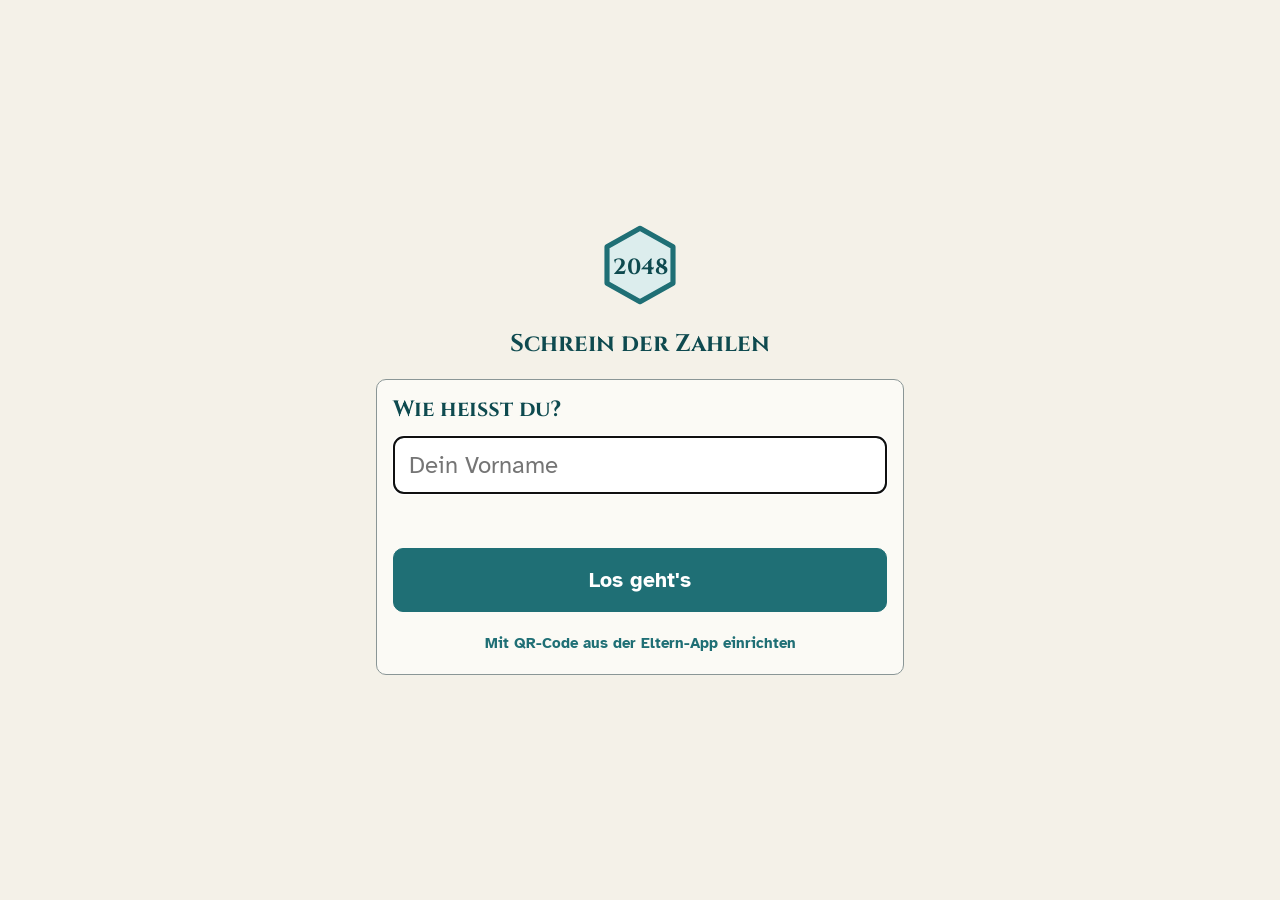
<file: index.html>
<!doctype html>
<html lang="de">
<head>
  <meta charset="utf-8">
  <meta name="viewport" content="width=device-width, initial-scale=1, viewport-fit=cover, user-scalable=no">
  <meta name="theme-color" content="#F4F1E8">
  <meta name="apple-mobile-web-app-capable" content="yes">
  <meta name="mobile-web-app-capable" content="yes">
  <meta name="apple-mobile-web-app-status-bar-style" content="default">
  <meta name="apple-mobile-web-app-title" content="Schrein">
  <meta name="robots" content="noindex">
  <title>Schrein der Zahlen</title>
  <link rel="manifest" href="manifest.webmanifest">
  <link rel="icon" href="icons/icon-192.png">
  <link rel="apple-touch-icon" href="icons/apple-touch-icon.png">
  <link rel="preconnect" href="https://fonts.googleapis.com">
  <link rel="preconnect" href="https://fonts.gstatic.com" crossorigin>
  <link href="https://fonts.googleapis.com/css2?family=Atkinson+Hyperlegible:wght@400;700&family=Cinzel:wght@600;700&display=swap" rel="stylesheet">
  <link rel="stylesheet" href="styles.css">
  <link rel="stylesheet" href="kristallmine/km.css">
  <link rel="stylesheet" href="steinschieber/ss.css">
  <link rel="stylesheet" href="runenfall/rn.css">
  <link rel="stylesheet" href="runenreihen/rr.css">
  <link rel="stylesheet" href="hoehlenkarte/hk.css">
  <link rel="stylesheet" href="runenbrecher/rb.css">
  <link rel="stylesheet" href="jadeschlange/jsg.css">
  <link rel="stylesheet" href="runengruft/rg.css">
  <link rel="stylesheet" href="anleitung.css">
  <link rel="stylesheet" href="hinweiskarten.css">
  <link rel="stylesheet" href="formeluebersicht.css">
  <link rel="stylesheet" href="sternzeit.css">
  <script>
    // Falls Safari die Seite als Desktop-Website darstellt (sehr kleine Schrift), passend vergrößern.
    (function () {
      function anpassen() {
        var touch = window.matchMedia && window.matchMedia('(pointer: coarse)').matches;
        var quer = window.matchMedia && window.matchMedia('(orientation: landscape)').matches;
        var breite = quer ? Math.max(screen.width, screen.height) : Math.min(screen.width, screen.height);
        var html = document.documentElement;
        html.style.zoom = '';
        html.style.removeProperty('--zoom');
        var verhaeltnis = window.innerWidth / breite;
        if (touch && breite && verhaeltnis > 1.15) {
          html.style.zoom = verhaeltnis.toFixed(3);
          // Höhen wie 100dvh werden mit vergrößert: wieder herausrechnen, sonst wird die Seite scrollbar
          html.style.setProperty('--zoom', verhaeltnis.toFixed(3));
        }
      }
      anpassen();
      window.addEventListener('resize', anpassen);
      window.addEventListener('orientationchange', function () { setTimeout(anpassen, 300); });
    })();
  </script>
</head>
<body>
  <div id="app"><div class="screen"><p class="gedaempft">Wird geladen …</p></div></div>
  <div id="modal" class="modal"></div>
  <script type="module">
    import { starten } from './js/app.js';
    starten();
  </script>
</body>
</html>
</file>
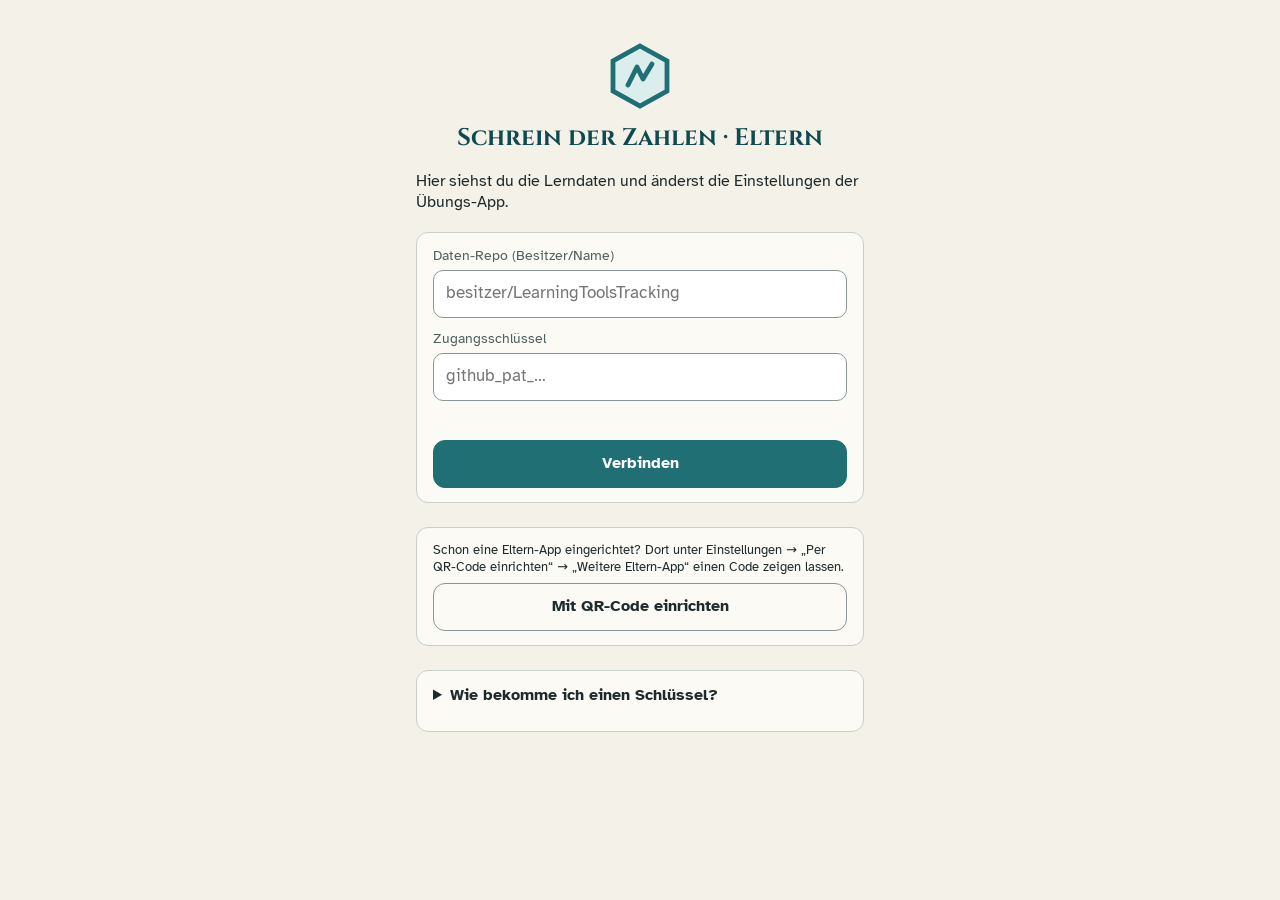
<file: eltern/index.html>
<!doctype html>
<html lang="de">
<head>
  <meta charset="utf-8">
  <meta name="viewport" content="width=device-width, initial-scale=1, viewport-fit=cover">
  <meta name="theme-color" content="#F4F1E8">
  <meta name="apple-mobile-web-app-capable" content="yes">
  <meta name="mobile-web-app-capable" content="yes">
  <meta name="apple-mobile-web-app-status-bar-style" content="default">
  <meta name="apple-mobile-web-app-title" content="Eltern">
  <meta name="robots" content="noindex">
  <title>Schrein der Zahlen · Eltern</title>
  <link rel="manifest" href="manifest.webmanifest">
  <link rel="icon" href="icons/icon-192.png">
  <link rel="apple-touch-icon" href="icons/apple-touch-icon.png">
  <link rel="preconnect" href="https://fonts.googleapis.com">
  <link rel="preconnect" href="https://fonts.gstatic.com" crossorigin>
  <link href="https://fonts.googleapis.com/css2?family=Atkinson+Hyperlegible:wght@400;700&family=Cinzel:wght@600;700&display=swap" rel="stylesheet">
  <link rel="stylesheet" href="eltern.css">
  <link rel="stylesheet" href="lernplan.css">
</head>
<body>
  <div id="app"><p style="padding:40px;text-align:center">Lädt …</p></div>
  <noscript>Bitte JavaScript einschalten.</noscript>
  <script type="module" src="eltern.js"></script>
</body>
</html>
</file>
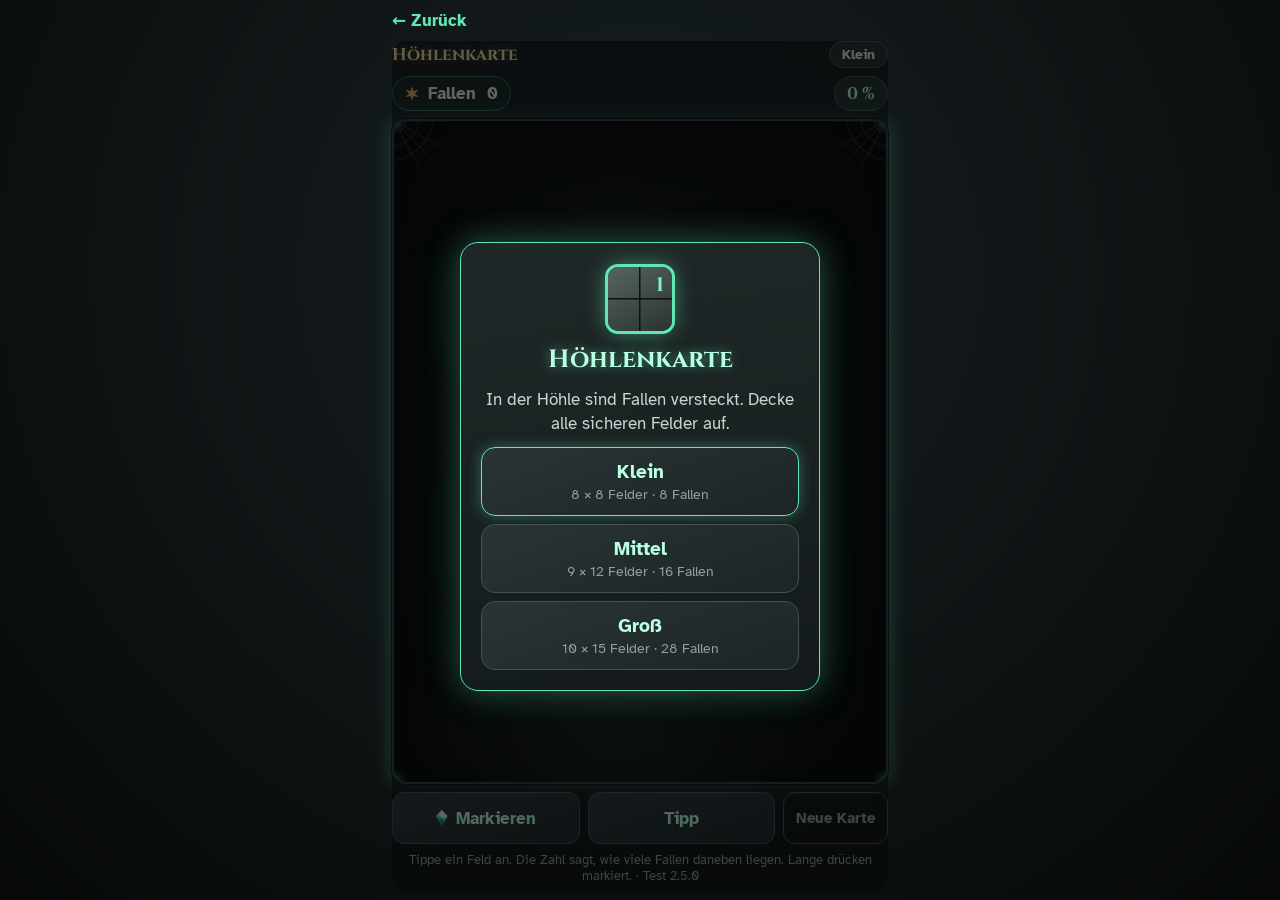
<file: hoehlenkarte/index.html>
<!doctype html>
<html lang="de">
<head>
  <meta charset="utf-8">
  <meta name="viewport" content="width=device-width, initial-scale=1, viewport-fit=cover, user-scalable=no">
  <meta name="theme-color" content="#0b0e0f">
  <meta name="robots" content="noindex">
  <title>Höhlenkarte · Test</title>
  <link rel="preconnect" href="https://fonts.googleapis.com">
  <link rel="preconnect" href="https://fonts.gstatic.com" crossorigin>
  <link href="https://fonts.googleapis.com/css2?family=Atkinson+Hyperlegible:wght@400;700&family=Cinzel:wght@600;700&display=swap" rel="stylesheet">
  <link rel="stylesheet" href="../kristallmine/km.css?v=2.5.0">
  <link rel="stylesheet" href="hk.css?v=2.5.0">
  <style>
    html, body { margin: 0; height: 100%; }
    body { background: radial-gradient(ellipse at 50% 30%, #172022 0%, #0e1213 60%, #070909 100%); background-color: #0b0e0f; color: #E8F1EC; font-family: 'Atkinson Hyperlegible', system-ui, sans-serif; overscroll-behavior: none; touch-action: manipulation; }
    .testseite { height: 100dvh; max-width: 520px; margin: 0 auto; box-sizing: border-box; display: flex; flex-direction: column; gap: 6px; padding: calc(env(safe-area-inset-top, 0px) + 6px) 12px calc(env(safe-area-inset-bottom, 0px) + 8px); }
    .testseite > a { color: #5FE8B4; font-weight: 700; font-size: 17px; text-decoration: none; padding: 4px 0; }
  </style>
</head>
<body>
  <div class="testseite">
    <a href="../">← Zurück</a>
    <div id="spiel" style="flex:1 1 auto;min-height:0;display:flex"></div>
  </div>
  <script type="module">
    import { hoehlenkarteStarten } from '../js/hoehlenkarte-ui.js?v=2.5.0';
    const KEY = 'hoehlenkarte-test';
    let stand = null;
    try { stand = JSON.parse(localStorage.getItem(KEY) || 'null'); } catch (e) { /* egal */ }
    const spiel = hoehlenkarteStarten(document.getElementById('spiel'), {
      stand,
      sichern: (st) => { try { localStorage.setItem(KEY, JSON.stringify(st)); } catch (e) { /* egal */ } },
      hinweisZusatz: 'Test 2.5.0'
    });
    window.addEventListener('pagehide', () => spiel.beenden());
    window.hkSpiel = spiel;
  </script>
</body>
</html>
</file>
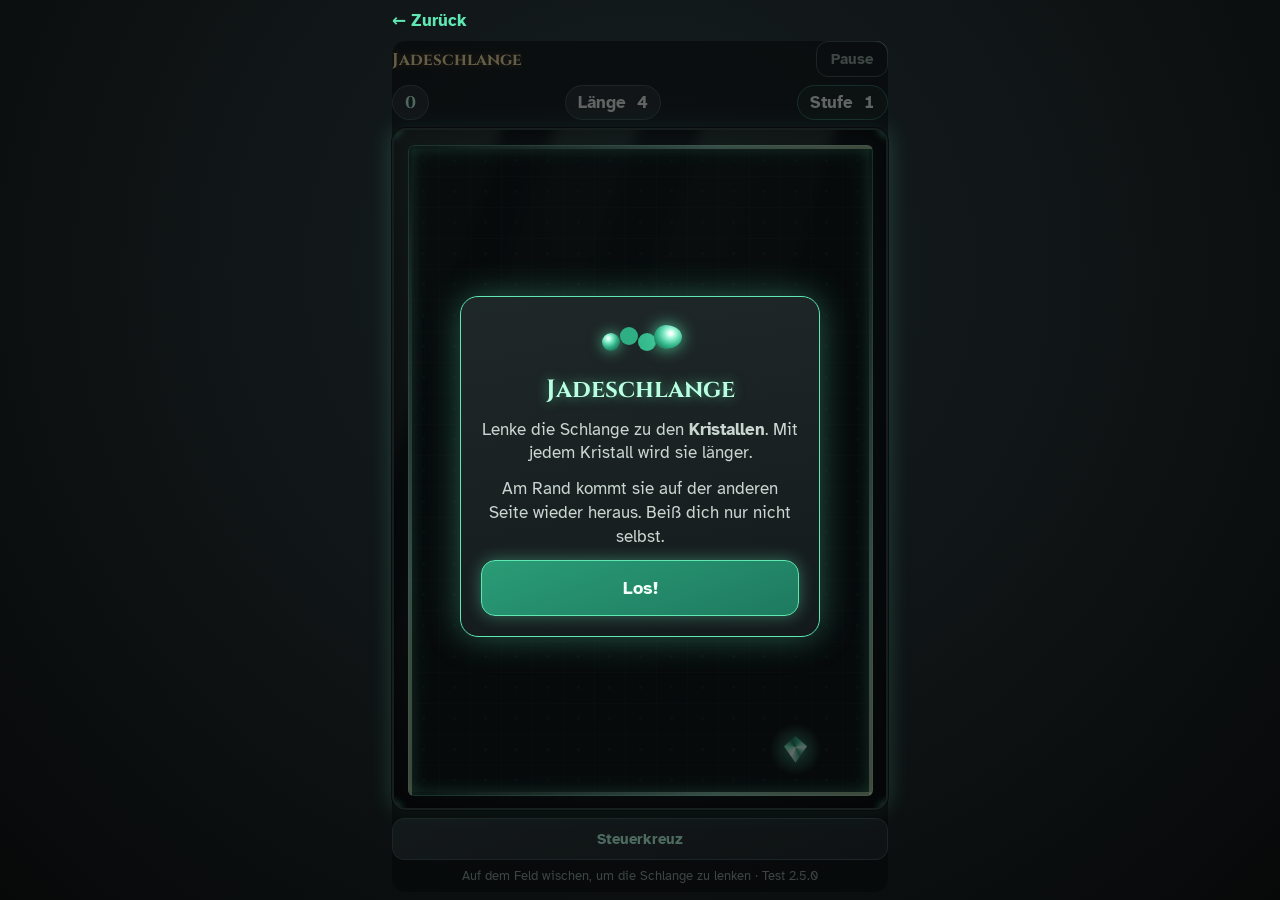
<file: jadeschlange/index.html>
<!doctype html>
<html lang="de">
<head>
  <meta charset="utf-8">
  <meta name="viewport" content="width=device-width, initial-scale=1, viewport-fit=cover, user-scalable=no">
  <meta name="theme-color" content="#0b0e0f">
  <meta name="robots" content="noindex">
  <title>Jadeschlange · Test</title>
  <link rel="preconnect" href="https://fonts.googleapis.com">
  <link rel="preconnect" href="https://fonts.gstatic.com" crossorigin>
  <link href="https://fonts.googleapis.com/css2?family=Atkinson+Hyperlegible:wght@400;700&family=Cinzel:wght@600;700&display=swap" rel="stylesheet">
  <link rel="stylesheet" href="../kristallmine/km.css?v=2.5.0">
  <link rel="stylesheet" href="jsg.css?v=2.5.0">
  <style>
    html, body { margin: 0; height: 100%; }
    body { background: radial-gradient(ellipse at 50% 30%, #172022 0%, #0e1213 60%, #070909 100%); background-color: #0b0e0f; color: #E8F1EC; font-family: 'Atkinson Hyperlegible', system-ui, sans-serif; overscroll-behavior: none; touch-action: manipulation; }
    .testseite { height: 100dvh; max-width: 520px; margin: 0 auto; box-sizing: border-box; display: flex; flex-direction: column; gap: 6px; padding: calc(env(safe-area-inset-top, 0px) + 6px) 12px calc(env(safe-area-inset-bottom, 0px) + 8px); }
    .testseite > a { color: #5FE8B4; font-weight: 700; font-size: 17px; text-decoration: none; padding: 4px 0; }
  </style>
</head>
<body>
  <div class="testseite">
    <a href="../">← Zurück</a>
    <div id="spiel" style="flex:1 1 auto;min-height:0;display:flex"></div>
  </div>
  <script type="module">
    import { jadeschlangeStarten } from '../js/jadeschlange-ui.js?v=2.5.0';
    const KEY = 'jadeschlange-test';
    let stand = null;
    try { stand = JSON.parse(localStorage.getItem(KEY) || 'null'); } catch (e) { /* egal */ }
    const spiel = jadeschlangeStarten(document.getElementById('spiel'), {
      stand,
      sichern: (st) => { try { localStorage.setItem(KEY, JSON.stringify(st)); } catch (e) { /* egal */ } },
      hinweisZusatz: 'Test 2.5.0'
    });
    window.addEventListener('pagehide', () => spiel.beenden());
    window.jsgSpiel = spiel;
  </script>
</body>
</html>
</file>
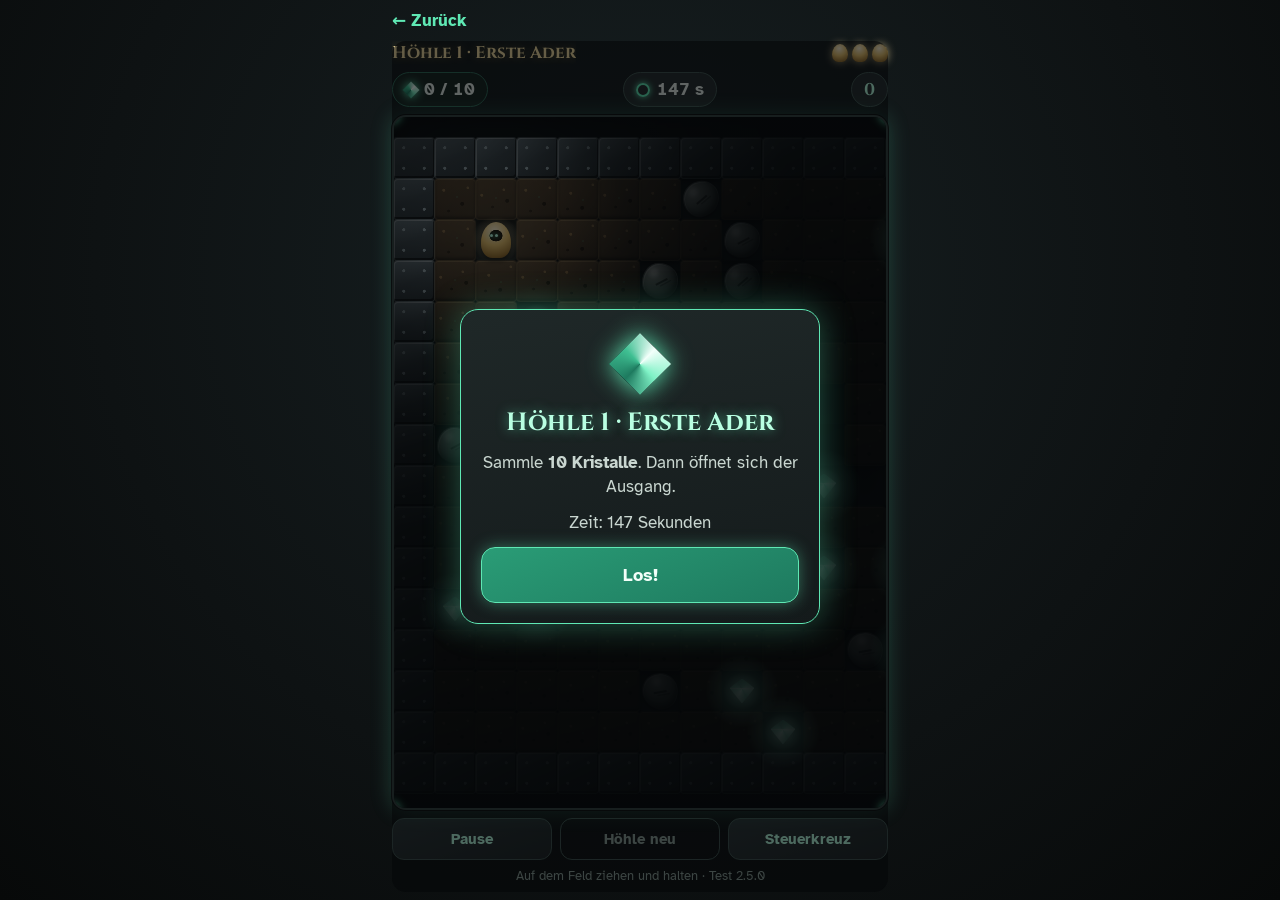
<file: kristallmine/index.html>
<!doctype html>
<html lang="de">
<head>
  <meta charset="utf-8">
  <meta name="viewport" content="width=device-width, initial-scale=1, viewport-fit=cover, user-scalable=no">
  <meta name="theme-color" content="#0b0e0f">
  <meta name="robots" content="noindex">
  <title>Kristallmine · Test</title>
  <link rel="preconnect" href="https://fonts.googleapis.com">
  <link rel="preconnect" href="https://fonts.gstatic.com" crossorigin>
  <link href="https://fonts.googleapis.com/css2?family=Atkinson+Hyperlegible:wght@400;700&family=Cinzel:wght@600;700&display=swap" rel="stylesheet">
  <link rel="stylesheet" href="km.css?v=2.5.0">
  <style>
    html, body { margin: 0; height: 100%; }
    body { background: radial-gradient(ellipse at 50% 30%, #172022 0%, #0e1213 60%, #070909 100%); background-color: #0b0e0f; color: #E8F1EC; font-family: 'Atkinson Hyperlegible', system-ui, sans-serif; overscroll-behavior: none; touch-action: manipulation; }
    .testseite { height: calc(100dvh / var(--zoom, 1)); max-width: 520px; margin: 0 auto; box-sizing: border-box; display: flex; flex-direction: column; gap: 6px; padding: calc(env(safe-area-inset-top, 0px) + 6px) 12px calc(env(safe-area-inset-bottom, 0px) + 8px); }
    .testseite > a { color: #5FE8B4; font-weight: 700; font-size: 17px; text-decoration: none; padding: 4px 0; }
  </style>
  <script>
    (function () {
      function anpassen() {
        var touch = window.matchMedia && window.matchMedia('(pointer: coarse)').matches;
        var quer = window.matchMedia && window.matchMedia('(orientation: landscape)').matches;
        var breite = quer ? Math.max(screen.width, screen.height) : Math.min(screen.width, screen.height);
        var html = document.documentElement;
        html.style.zoom = ''; html.style.removeProperty('--zoom');
        var v = window.innerWidth / breite;
        if (touch && breite && v > 1.15) { html.style.zoom = v.toFixed(3); html.style.setProperty('--zoom', v.toFixed(3)); }
      }
      anpassen();
      window.addEventListener('resize', anpassen);
    })();
  </script>
</head>
<body>
  <div class="testseite">
    <a href="../">← Zurück</a>
    <div id="spiel"></div>
  </div>
  <script type="module">
    import { kristallmineStarten } from '../js/kristallmine-ui.js?v=2.5.0';
    const KEY = 'kristallmine-test-v2';
    let stand = null;
    try { stand = JSON.parse(localStorage.getItem(KEY) || 'null'); } catch (e) { /* egal */ }
    const spiel = kristallmineStarten(document.getElementById('spiel'), {
      stand,
      sichern: (st) => { try { localStorage.setItem(KEY, JSON.stringify(st)); } catch (e) { /* egal */ } },
      hinweisZusatz: 'Test 2.5.0'
    });
    window.addEventListener('pagehide', () => spiel.beenden());
    window.kristallmineStand = () => spiel.hoehle();
  </script>
</body>
</html>
</file>
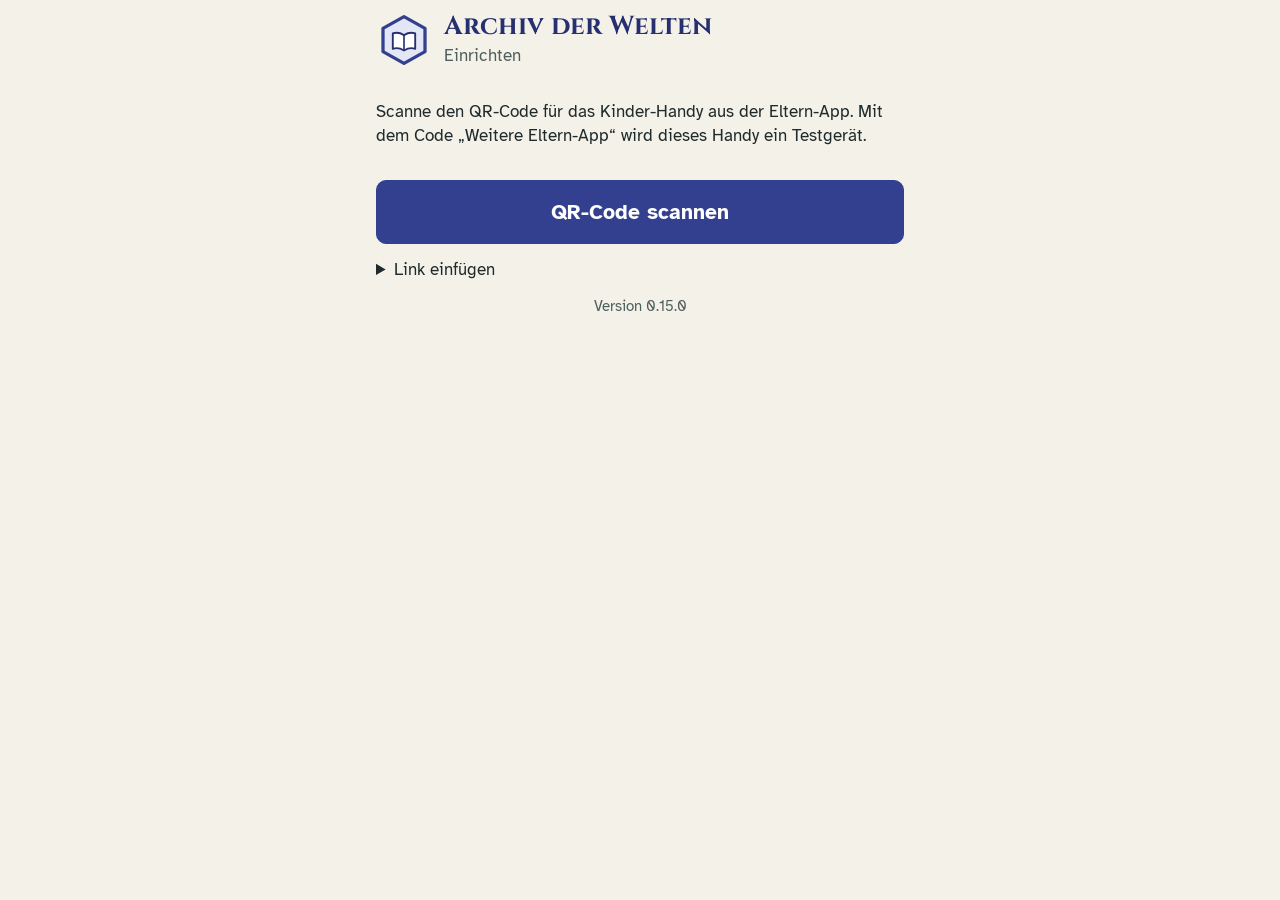
<file: lesen/index.html>
<!doctype html>
<html lang="de">
<head>
  <meta charset="utf-8">
  <meta name="viewport" content="width=device-width, initial-scale=1, viewport-fit=cover, user-scalable=no">
  <meta name="theme-color" content="#F4F1E8">
  <meta name="apple-mobile-web-app-capable" content="yes">
  <meta name="mobile-web-app-capable" content="yes">
  <meta name="apple-mobile-web-app-status-bar-style" content="default">
  <meta name="apple-mobile-web-app-title" content="Archiv">
  <meta name="robots" content="noindex">
  <title>Archiv der Welten</title>
  <link rel="manifest" href="manifest.webmanifest">
  <link rel="icon" href="icons/icon-192.png">
  <link rel="apple-touch-icon" href="icons/apple-touch-icon.png">
  <link rel="preconnect" href="https://fonts.googleapis.com">
  <link rel="preconnect" href="https://fonts.gstatic.com" crossorigin>
  <link href="https://fonts.googleapis.com/css2?family=Atkinson+Hyperlegible:wght@400;700&family=Cinzel:wght@600;700&display=swap" rel="stylesheet">
  <link rel="stylesheet" href="../styles.css">
  <link rel="stylesheet" href="lesen.css">
  <script>
    // Wie in der Mathe-App: Falls Safari die Seite als Desktop-Website darstellt (sehr kleine Schrift), passend vergrößern.
    (function () {
      function anpassen() {
        var touch = window.matchMedia && window.matchMedia('(pointer: coarse)').matches;
        var quer = window.matchMedia && window.matchMedia('(orientation: landscape)').matches;
        var breite = quer ? Math.max(screen.width, screen.height) : Math.min(screen.width, screen.height);
        var html = document.documentElement;
        html.style.zoom = '';
        html.style.removeProperty('--zoom');
        var verhaeltnis = window.innerWidth / breite;
        if (touch && breite && verhaeltnis > 1.15) {
          html.style.zoom = verhaeltnis.toFixed(3);
          // Höhen wie 100dvh werden mit vergrößert: wieder herausrechnen, sonst wird die Seite scrollbar
          html.style.setProperty('--zoom', verhaeltnis.toFixed(3));
        }
      }
      anpassen();
      window.addEventListener('resize', anpassen);
      window.addEventListener('orientationchange', function () { setTimeout(anpassen, 300); });
    })();
  </script>
</head>
<body class="archiv">
  <div id="app"></div>
  <div id="modal" class="modal"></div>
  <script type="module" src="lesen.js"></script>
</body>
</html>
</file>
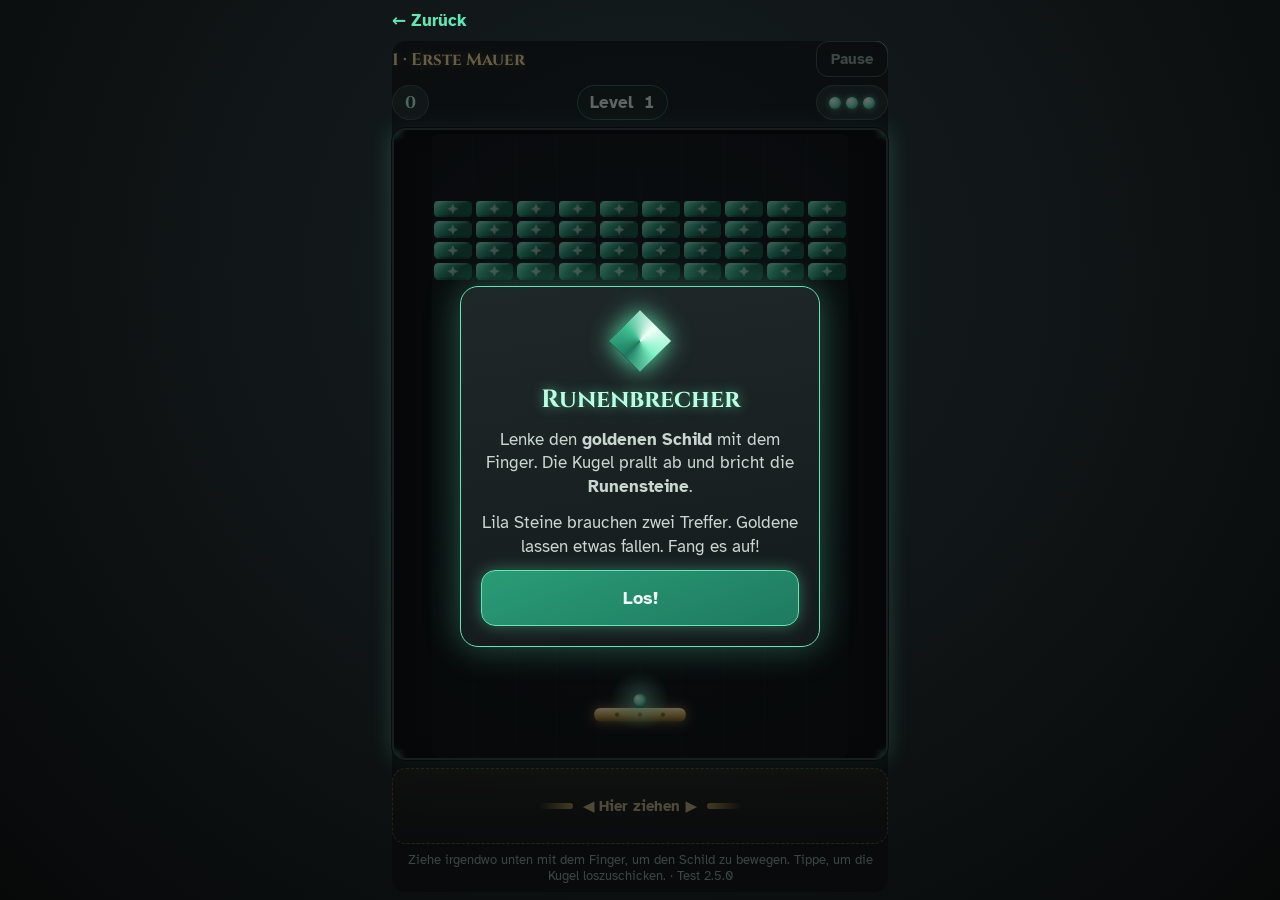
<file: runenbrecher/index.html>
<!doctype html>
<html lang="de">
<head>
  <meta charset="utf-8">
  <meta name="viewport" content="width=device-width, initial-scale=1, viewport-fit=cover, user-scalable=no">
  <meta name="theme-color" content="#0b0e0f">
  <meta name="robots" content="noindex">
  <title>Runenbrecher · Test</title>
  <link rel="preconnect" href="https://fonts.googleapis.com">
  <link rel="preconnect" href="https://fonts.gstatic.com" crossorigin>
  <link href="https://fonts.googleapis.com/css2?family=Atkinson+Hyperlegible:wght@400;700&family=Cinzel:wght@600;700&display=swap" rel="stylesheet">
  <link rel="stylesheet" href="../kristallmine/km.css?v=2.5.0">
  <link rel="stylesheet" href="rb.css?v=2.5.0">
  <style>
    html, body { margin: 0; height: 100%; }
    body { background: radial-gradient(ellipse at 50% 30%, #172022 0%, #0e1213 60%, #070909 100%); background-color: #0b0e0f; color: #E8F1EC; font-family: 'Atkinson Hyperlegible', system-ui, sans-serif; overscroll-behavior: none; touch-action: manipulation; }
    .testseite { height: 100dvh; max-width: 520px; margin: 0 auto; box-sizing: border-box; display: flex; flex-direction: column; gap: 6px; padding: calc(env(safe-area-inset-top, 0px) + 6px) 12px calc(env(safe-area-inset-bottom, 0px) + 8px); }
    .testseite > a { color: #5FE8B4; font-weight: 700; font-size: 17px; text-decoration: none; padding: 4px 0; }
  </style>
</head>
<body>
  <div class="testseite">
    <a href="../">← Zurück</a>
    <div id="spiel" style="flex:1 1 auto;min-height:0;display:flex"></div>
  </div>
  <script type="module">
    import { runenbrecherStarten } from '../js/runenbrecher-ui.js?v=2.5.0';
    const KEY = 'runenbrecher-test';
    let stand = null;
    try { stand = JSON.parse(localStorage.getItem(KEY) || 'null'); } catch (e) { /* egal */ }
    const spiel = runenbrecherStarten(document.getElementById('spiel'), {
      stand,
      sichern: (st) => { try { localStorage.setItem(KEY, JSON.stringify(st)); } catch (e) { /* egal */ } },
      hinweisZusatz: 'Test 2.5.0'
    });
    window.addEventListener('pagehide', () => spiel.beenden());
    window.rbSpiel = spiel;
  </script>
</body>
</html>
</file>
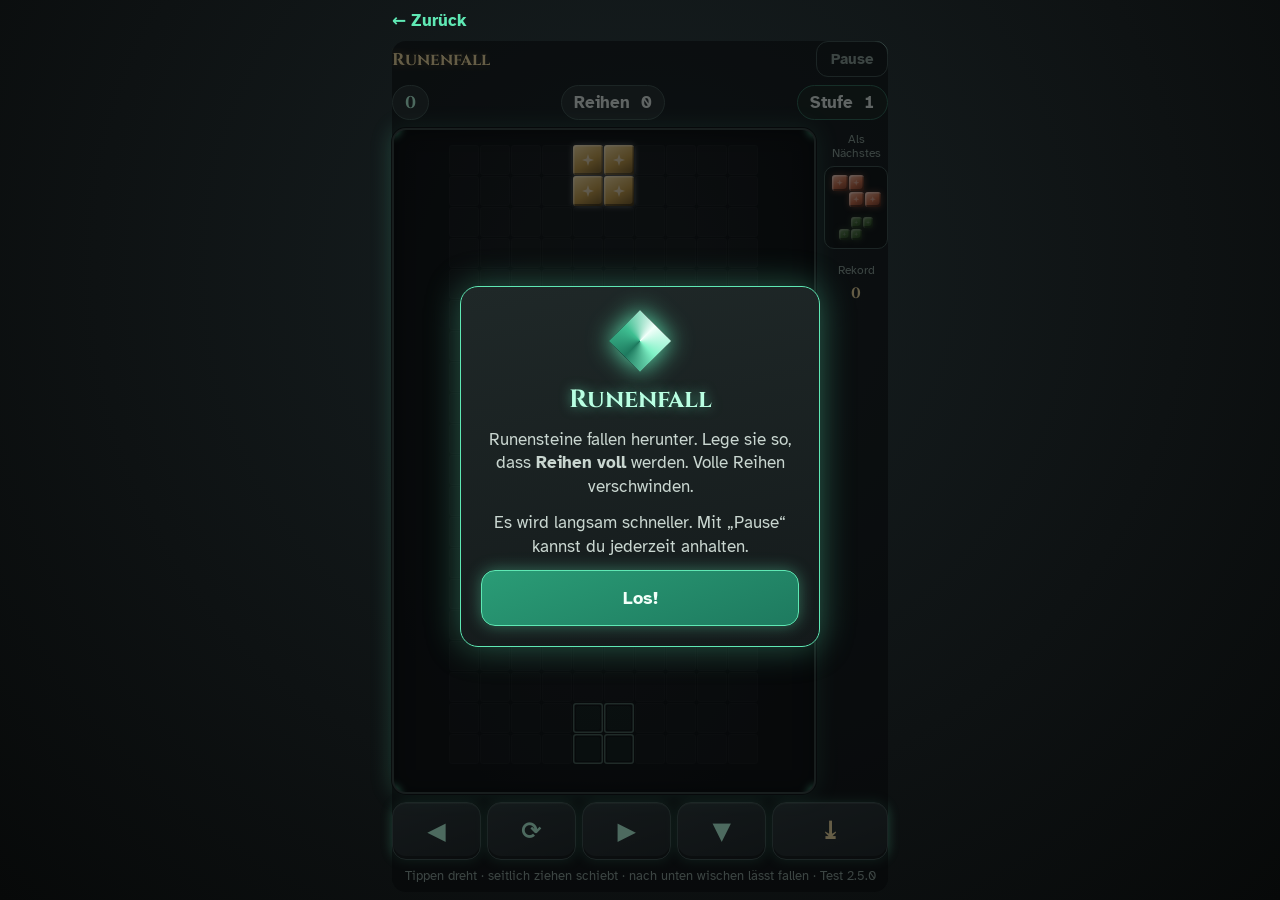
<file: runenfall/index.html>
<!doctype html>
<html lang="de">
<head>
  <meta charset="utf-8">
  <meta name="viewport" content="width=device-width, initial-scale=1, viewport-fit=cover, user-scalable=no">
  <meta name="theme-color" content="#0b0e0f">
  <meta name="robots" content="noindex">
  <title>Runenfall · Test</title>
  <link rel="preconnect" href="https://fonts.googleapis.com">
  <link rel="preconnect" href="https://fonts.gstatic.com" crossorigin>
  <link href="https://fonts.googleapis.com/css2?family=Atkinson+Hyperlegible:wght@400;700&family=Cinzel:wght@600;700&display=swap" rel="stylesheet">
  <link rel="stylesheet" href="../kristallmine/km.css?v=2.5.0">
  <link rel="stylesheet" href="rn.css?v=2.5.0">
  <style>
    html, body { margin: 0; height: 100%; }
    body { background: radial-gradient(ellipse at 50% 30%, #172022 0%, #0e1213 60%, #070909 100%); background-color: #0b0e0f; color: #E8F1EC; font-family: 'Atkinson Hyperlegible', system-ui, sans-serif; overscroll-behavior: none; touch-action: manipulation; }
    .testseite { height: 100dvh; max-width: 520px; margin: 0 auto; box-sizing: border-box; display: flex; flex-direction: column; gap: 6px; padding: calc(env(safe-area-inset-top, 0px) + 6px) 12px calc(env(safe-area-inset-bottom, 0px) + 8px); }
    .testseite > a { color: #5FE8B4; font-weight: 700; font-size: 17px; text-decoration: none; padding: 4px 0; }
  </style>
</head>
<body>
  <div class="testseite">
    <a href="../">← Zurück</a>
    <div id="spiel" style="flex:1 1 auto;min-height:0;display:flex"></div>
  </div>
  <script type="module">
    import { runenfallStarten } from '../js/runenfall-ui.js?v=2.5.0';
    const KEY = 'runenfall-test';
    let stand = null;
    try { stand = JSON.parse(localStorage.getItem(KEY) || 'null'); } catch (e) { /* egal */ }
    const spiel = runenfallStarten(document.getElementById('spiel'), {
      stand,
      sichern: (st) => { try { localStorage.setItem(KEY, JSON.stringify(st)); } catch (e) { /* egal */ } },
      hinweisZusatz: 'Test 2.5.0'
    });
    window.addEventListener('pagehide', () => spiel.beenden());
    window.rnSpiel = spiel;
  </script>
</body>
</html>
</file>
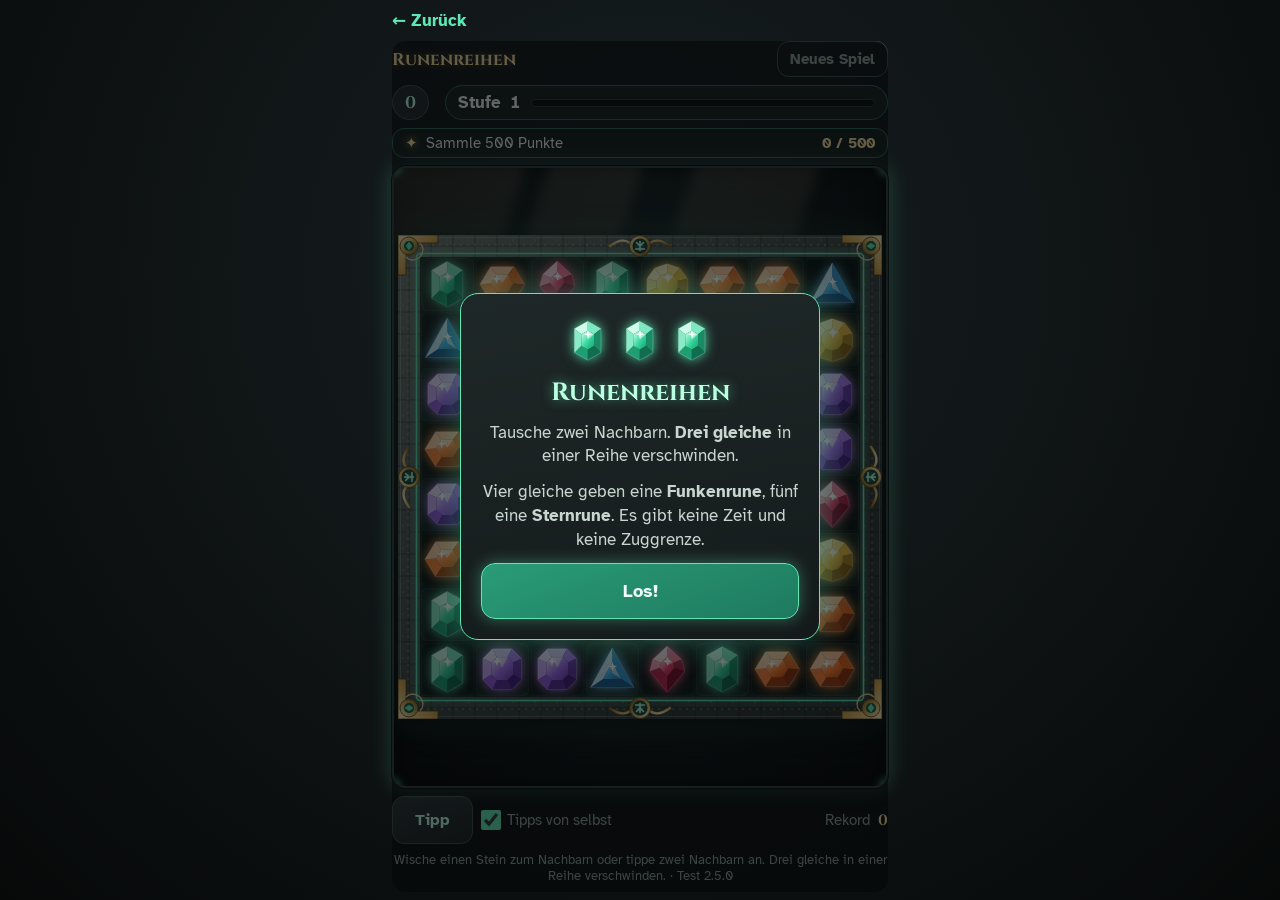
<file: runenreihen/index.html>
<!doctype html>
<html lang="de">
<head>
  <meta charset="utf-8">
  <meta name="viewport" content="width=device-width, initial-scale=1, viewport-fit=cover, user-scalable=no">
  <meta name="theme-color" content="#0b0e0f">
  <meta name="robots" content="noindex">
  <title>Runenreihen · Test</title>
  <link rel="preconnect" href="https://fonts.googleapis.com">
  <link rel="preconnect" href="https://fonts.gstatic.com" crossorigin>
  <link href="https://fonts.googleapis.com/css2?family=Atkinson+Hyperlegible:wght@400;700&family=Cinzel:wght@600;700&display=swap" rel="stylesheet">
  <link rel="stylesheet" href="../kristallmine/km.css?v=2.5.0">
  <link rel="stylesheet" href="rr.css?v=2.5.0">
  <style>
    html, body { margin: 0; height: 100%; }
    body { background: radial-gradient(ellipse at 50% 30%, #172022 0%, #0e1213 60%, #070909 100%); background-color: #0b0e0f; color: #E8F1EC; font-family: 'Atkinson Hyperlegible', system-ui, sans-serif; overscroll-behavior: none; touch-action: manipulation; }
    .testseite { height: 100dvh; max-width: 520px; margin: 0 auto; box-sizing: border-box; display: flex; flex-direction: column; gap: 6px; padding: calc(env(safe-area-inset-top, 0px) + 6px) 12px calc(env(safe-area-inset-bottom, 0px) + 8px); }
    .testseite > a { color: #5FE8B4; font-weight: 700; font-size: 17px; text-decoration: none; padding: 4px 0; }
  </style>
</head>
<body>
  <div class="testseite">
    <a href="../">← Zurück</a>
    <div id="spiel" style="flex:1 1 auto;min-height:0;display:flex"></div>
  </div>
  <script type="module">
    import { runenreihenStarten } from '../js/runenreihen-ui.js?v=2.5.0';
    const KEY = 'runenreihen-test';
    let stand = null;
    try { stand = JSON.parse(localStorage.getItem(KEY) || 'null'); } catch (e) { /* egal */ }
    const spiel = runenreihenStarten(document.getElementById('spiel'), {
      stand,
      sichern: (st) => { try { localStorage.setItem(KEY, JSON.stringify(st)); } catch (e) { /* egal */ } },
      hinweisZusatz: 'Test 2.5.0'
    });
    window.addEventListener('pagehide', () => spiel.beenden());
    window.rrSpiel = spiel;
  </script>
</body>
</html>
</file>
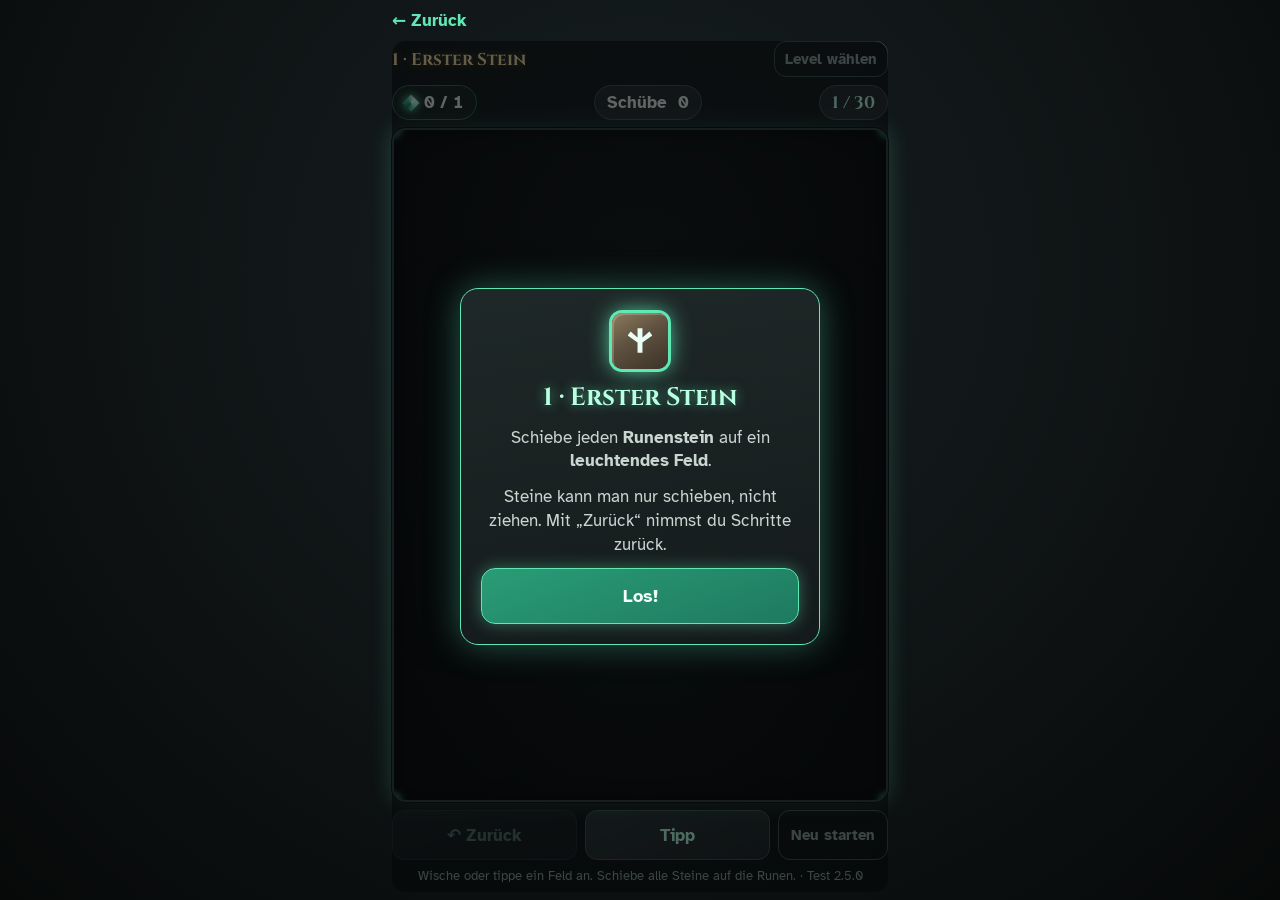
<file: steinschieber/index.html>
<!doctype html>
<html lang="de">
<head>
  <meta charset="utf-8">
  <meta name="viewport" content="width=device-width, initial-scale=1, viewport-fit=cover, user-scalable=no">
  <meta name="theme-color" content="#0b0e0f">
  <meta name="robots" content="noindex">
  <title>Steinschieber · Test</title>
  <link rel="preconnect" href="https://fonts.googleapis.com">
  <link rel="preconnect" href="https://fonts.gstatic.com" crossorigin>
  <link href="https://fonts.googleapis.com/css2?family=Atkinson+Hyperlegible:wght@400;700&family=Cinzel:wght@600;700&display=swap" rel="stylesheet">
  <link rel="stylesheet" href="../kristallmine/km.css?v=2.5.0">
  <link rel="stylesheet" href="ss.css?v=2.5.0">
  <style>
    html, body { margin: 0; height: 100%; }
    body { background: radial-gradient(ellipse at 50% 30%, #172022 0%, #0e1213 60%, #070909 100%); background-color: #0b0e0f; color: #E8F1EC; font-family: 'Atkinson Hyperlegible', system-ui, sans-serif; overscroll-behavior: none; touch-action: manipulation; }
    .testseite { height: 100dvh; max-width: 520px; margin: 0 auto; box-sizing: border-box; display: flex; flex-direction: column; gap: 6px; padding: calc(env(safe-area-inset-top, 0px) + 6px) 12px calc(env(safe-area-inset-bottom, 0px) + 8px); }
    .testseite > a { color: #5FE8B4; font-weight: 700; font-size: 17px; text-decoration: none; padding: 4px 0; }
  </style>
</head>
<body>
  <div class="testseite">
    <a href="../">← Zurück</a>
    <div id="spiel" style="flex:1 1 auto;min-height:0;display:flex"></div>
  </div>
  <script type="module">
    import { steinschieberStarten } from '../js/steinschieber-ui.js?v=2.5.0';
    const KEY = 'steinschieber-test';
    let stand = null;
    try { stand = JSON.parse(localStorage.getItem(KEY) || 'null'); } catch (e) { /* egal */ }
    const spiel = steinschieberStarten(document.getElementById('spiel'), {
      stand,
      sichern: (st) => { try { localStorage.setItem(KEY, JSON.stringify(st)); } catch (e) { /* egal */ } },
      hinweisZusatz: 'Test 2.5.0'
    });
    window.addEventListener('pagehide', () => spiel.beenden());
    window.ssSpiel = spiel;
  </script>
</body>
</html>
</file>
<file: styles.css>
:root {
  --hg: #F4F1E8;
  --karte: #FBFAF5;
  --flaeche: #FFFFFF;
  --text: #1E2A2B;
  --gedaempft: #4F5E5E;
  --linie: #8A9696;
  --teal: #1F6F75;
  --teal-dunkel: #0E4A4F;
  --teal-hell: #DCEDED;
  --amber: #9A5B06;
  --amber-dunkel: #633806;
  --amber-hell: #F5E6C6;
  --fuell: #E9B65A;
  --radius: 10px;
  --unten: env(safe-area-inset-bottom, 0px);
}

* { box-sizing: border-box; -webkit-tap-highlight-color: transparent; }
html, body { margin: 0; padding: 0; }
body {
  background: var(--hg);
  color: var(--text);
  font-family: 'Atkinson Hyperlegible', system-ui, sans-serif;
  font-size: 17px;
  line-height: 1.45;
  overscroll-behavior: none;
  -webkit-text-size-adjust: 100%;
}
button { font-family: inherit; font-size: inherit; color: inherit; cursor: pointer; }
button:disabled { cursor: default; }
h1, h2, h3, .regel-titel, .lw-titel, .overlay-titel, .erfolg-titel { font-family: 'Cinzel', serif; font-weight: 700; }
h1 { font-size: 24px; margin: 0; color: var(--teal-dunkel); }
h2 { font-size: 20px; }
h3 { font-size: 18px; margin: 0 0 10px; color: var(--teal-dunkel); }
h4 { margin: 14px 0 6px; font-size: 16px; }
.gedaempft { color: var(--gedaempft); }
.klein { font-size: 15px; }
.mitte { text-align: center; }
code { font-size: 14px; }

.screen {
  max-width: 560px;
  margin: 0 auto;
  min-height: calc(100dvh / var(--zoom, 1));
  padding: calc(env(safe-area-inset-top, 0px) + 12px) 16px calc(var(--unten) + 16px);
  display: flex;
  flex-direction: column;
  gap: 14px;
}

/* ---------- Knöpfe ---------- */
.btn {
  display: block; width: 100%;
  border: 1.5px solid var(--linie); background: var(--flaeche);
  border-radius: var(--radius); padding: 12px 16px; font-weight: 700; font-size: 18px;
}
.btn:active { transform: scale(0.98); }
.btn-haupt { background: var(--teal); border-color: var(--teal); color: #fff; }
.btn-amber { background: var(--amber); border-color: var(--amber); color: #fff; width: auto; }
.btn-amber-rand { background: var(--amber-hell); border-color: var(--amber); color: var(--amber-dunkel); }
.btn-gross { padding: 18px; font-size: 21px; }
.btn-klein { width: auto; padding: 8px 12px; font-size: 16px; }
.btn-text { background: none; border: none; color: var(--teal); font-weight: 700; padding: 8px 4px; }
.knopf-reihe { display: flex; gap: 10px; }
.knopf-reihe .btn { flex: 1; }

/* ---------- Start ---------- */
.start-kopf { display: flex; align-items: center; gap: 12px; }
.start-kopf p { margin: 2px 0 0; }
.logo { user-select: none; -webkit-user-select: none; -webkit-touch-callout: none; touch-action: none; }
.guthaben-karte {
  display: flex; align-items: center; gap: 16px;
  background: var(--amber-hell); border: 1.5px solid var(--amber); border-radius: var(--radius); padding: 16px 18px;
}
.guthaben-zahl { font-size: 40px; font-weight: 700; color: var(--amber-dunkel); line-height: 1; }
.basis-karte {
  display: flex; align-items: center; justify-content: space-between; gap: 12px;
  background: var(--flaeche); border: 2px dashed var(--amber); border-radius: var(--radius); padding: 12px 14px;
}
.basis-karte .gedaempft { font-size: 15px; }
.info-karte, .regel-karte, .karte {
  background: var(--karte); border: 1px solid var(--linie); border-radius: var(--radius); padding: 14px 16px;
}
.info-zeile { display: flex; justify-content: space-between; padding: 4px 0; }
.regel-titel { color: var(--teal-dunkel); margin-bottom: 8px; font-size: 16px; }
.stufen { display: grid; grid-template-columns: repeat(4, 1fr); gap: 6px; }
.stufen div { background: var(--teal-hell); border-radius: 8px; padding: 8px 4px; text-align: center; color: var(--teal-dunkel); font-size: 14px; }
.stufen b { display: block; font-size: 22px; }
.stufen span { display: block; font-size: 12px; color: var(--gedaempft); white-space: nowrap; }
.regel-karte p { margin: 8px 0 0; }
.warnung { background: var(--amber-hell); border-radius: 8px; padding: 10px; }

/* ---------- Kopfzeile ---------- */
.topbar { display: flex; align-items: center; justify-content: space-between; gap: 8px; min-height: 44px; }
.serie-chip { font-size: 15px; color: var(--teal-dunkel); background: var(--teal-hell); border-radius: 20px; padding: 4px 10px; }
.zeit-chip { display: inline-flex; align-items: center; gap: 5px; font-weight: 700; color: var(--amber-dunkel); font-variant-numeric: tabular-nums; }
.zeit-chip.gross { font-size: 26px; }

/* ---------- Aufgabe ---------- */
.aufgabe-screen { gap: 10px; }
.aufgabe-inhalt { flex: 1; display: flex; flex-direction: column; gap: 12px; }
.karte.aufgabe { background: var(--flaeche); border: 1.5px solid var(--teal); padding: 16px; }
.karte.aufgabe.bonus { border: 2px dashed var(--amber); }
.bonus-kopf { display: flex; justify-content: space-between; align-items: center; margin-bottom: 6px; }
.bonus-label { color: var(--amber); font-weight: 700; font-size: 15px; }
.bonus-label.klein { font-size: 13px; margin-right: 6px; }
.geschichte { font-size: 17px; margin: 0 0 12px; }
.rechnung { font-size: 30px; font-weight: 700; text-align: center; margin: 4px 0 12px; letter-spacing: 0.5px; }
.bild { display: flex; justify-content: center; margin: 4px 0 12px; }
.frage { font-size: 20px; font-weight: 700; margin: 0 0 12px; }
.teile { display: flex; flex-direction: column; gap: 12px; }
.teil { padding: 2px 0; }
.teil.aktiv { }
.teil-label { display: flex; align-items: baseline; gap: 8px; font-size: 19px; margin-bottom: 6px; }
.teil-nr {
  flex: none; display: inline-flex; align-items: center; justify-content: center;
  width: 26px; height: 26px; border-radius: 50%; background: var(--teal-hell); color: var(--teal-dunkel); font-weight: 700; font-size: 15px;
}
.feld-zeile { display: flex; align-items: center; gap: 10px; min-height: 52px; }
.feld {
  min-width: 140px; min-height: 52px; padding: 8px 14px; font-size: 26px; font-weight: 700;
  border: 2px dashed var(--teal); border-radius: 8px; background: var(--flaeche); text-align: center; font-variant-numeric: tabular-nums;
}
.feld.leer { color: var(--linie); }
.aktiv-feld { border-style: solid; box-shadow: 0 0 0 3px var(--teal-hell); }
.einheit { font-size: 22px; font-weight: 700; color: var(--gedaempft); }
.erledigt { font-size: 22px; font-weight: 700; }
.erledigt.richtig { color: var(--teal-dunkel); }
.erledigt.loesung { color: var(--amber-dunkel); }
.haken { color: var(--teal); }
.bruch-eingabe { display: flex; flex-direction: column; align-items: center; gap: 6px; }
.bruch-feld { min-width: 96px; }
.bruch-strich { width: 120px; height: 3px; background: var(--text); border-radius: 2px; }
.wahl-reihe { display: flex; gap: 10px; flex-wrap: wrap; }
.wahl-btn {
  flex: 1; min-width: 120px; padding: 14px; font-size: 22px; font-weight: 700;
  border: 2px solid var(--teal); border-radius: 10px; background: var(--flaeche); color: var(--teal-dunkel);
}
.wahl-btn:disabled { opacity: 1; }
.wahl-btn { min-width: 0; flex-basis: 120px; -webkit-hyphens: auto; hyphens: auto; overflow-wrap: break-word; }
.wahl-btn.wahl-text { font-size: 19px; line-height: 1.25; padding: 12px 10px; }
.wahl-reihe.wahl-spalte { flex-direction: column; }
.wahl-reihe.wahl-spalte > .wahl-btn { flex: none; width: 100%; padding: 12px 14px; }
.wahl-richtig { background: var(--teal-hell); }
.wahl-falsch { border-style: dashed; border-color: var(--linie); color: var(--gedaempft); }
.tipp {
  margin-top: 10px; background: var(--teal-hell); border-left: 4px solid var(--teal); border-radius: 0;
  padding: 10px 12px; font-size: 18px; color: var(--teal-dunkel);
}
.aufloesung { margin-top: 10px; background: var(--amber-hell); padding: 10px 12px; border-radius: 8px; font-size: 18px; color: var(--amber-dunkel); }
.meldung { background: var(--teal-hell); color: var(--teal-dunkel); border-radius: 8px; padding: 10px 12px; font-weight: 700; }
.meldung.ok { background: var(--amber-hell); color: var(--amber-dunkel); }
.hw-leiste { display: flex; align-items: center; gap: 6px; flex-wrap: wrap; margin-top: 14px; padding-top: 10px; border-top: 1px solid var(--teal-hell); }
.hw-btn { background: none; border: none; padding: 2px; line-height: 0; }
.btn-rechner { margin-left: auto; }
.pulsieren svg { animation: puls 1.2s ease-in-out 3; }
@keyframes puls { 50% { transform: scale(1.15); } }

/* Brüche */
.fr { display: inline-flex; flex-direction: column; vertical-align: middle; text-align: center; line-height: 1.05; margin: 0 2px; font-weight: 700; }
.fr > span:first-child { border-bottom: 2px solid currentColor; padding: 0 3px 1px; }
.fr > span:last-child { padding: 1px 3px 0; }
.fr-gross { font-size: 34px; }

/* Ergebnis */
.ergebnis-karte { background: var(--amber-hell); border: 1.5px solid var(--amber); border-radius: var(--radius); padding: 14px 16px; }
.erfolg-titel { font-size: 22px; color: var(--amber-dunkel); }
.erfolg-titel.neutral { color: var(--teal-dunkel); }
.ergebnis-karte p { margin: 6px 0; }
.zeit-gewinn { display: flex; align-items: center; gap: 8px; font-size: 22px; font-weight: 700; color: var(--amber-dunkel); margin: 8px 0; }
.loesungsweg { background: var(--flaeche); border-left: 4px solid var(--teal); padding: 10px 12px; margin-top: 8px; }
.lw-titel { color: var(--amber); font-size: 16px; margin-bottom: 4px; }
.lw-zeile { font-size: 19px; font-weight: 700; padding: 2px 0; }
.lw-erkl { margin: 6px 0 0; }
.weg-details summary { color: var(--teal); font-weight: 700; padding: 6px 0; cursor: pointer; }

/* Eingabe unten */
.eingabe-bereich { position: sticky; bottom: 0; background: var(--hg); padding: 8px 0 calc(var(--unten) + 4px); margin-bottom: calc(-1 * var(--unten) - 16px); }
.ueberspringen { display: block; margin: 0 auto 6px; }
.tastatur { display: grid; grid-template-columns: repeat(4, 1fr); gap: 8px; }
.taste {
  height: 54px; border-radius: 10px; border: 1px solid var(--linie); background: var(--flaeche);
  font-size: 26px; font-weight: 700; user-select: none; -webkit-user-select: none;
}
.taste:active { background: var(--teal-hell); }
.taste:disabled { opacity: 0.35; }
.taste-sonder { background: var(--karte); color: var(--teal-dunkel); }
.taste-null { grid-column: span 2; }
.taste-ok { grid-column: span 2; background: var(--teal); color: #fff; border-color: var(--teal); font-size: 20px; }
.fuss-knoepfe { display: flex; flex-direction: column; gap: 8px; }

/* Zuordnung */
.zuo-reihe { display: grid; grid-template-columns: 1.2fr 1fr 0.8fr 0.8fr; gap: 6px; align-items: center; margin-bottom: 6px; }
.zuo-kopf div { font-size: 13px; color: var(--gedaempft); font-weight: 700; text-align: center; }
.zuo-kopf div:first-child { text-align: left; }
.zuo-worte { font-weight: 700; font-size: 16px; }
.zuo-slot {
  min-height: 54px; border: 2px solid var(--teal); border-radius: 8px; background: var(--flaeche);
  display: flex; align-items: center; justify-content: center; padding: 4px; font-size: 18px; font-weight: 700;
}
.zuo-slot.leer { border-style: dashed; color: var(--linie); font-size: 22px; }
.zuo-slot.markiert { border-color: var(--amber); background: var(--amber-hell); border-style: dashed; }
.zuo-slot:disabled { opacity: 1; }
.zuo-bild { width: 100%; display: flex; justify-content: center; }
.zuo-bild svg { max-height: 44px; }
.zuo-optionen { display: grid; grid-template-columns: repeat(2, 1fr); gap: 10px; }
.zuo-optionen.bild { grid-template-columns: 1fr; }
.zuo-option {
  position: relative; min-height: 64px; border: 2px solid var(--teal); border-radius: 10px; background: var(--flaeche);
  display: flex; flex-direction: column; align-items: center; justify-content: center; padding: 10px; font-size: 22px; font-weight: 700;
}
.zuo-option.benutzt { border-style: dashed; border-color: var(--linie); }
.benutzt-label { font-size: 12px; font-weight: 400; color: var(--gedaempft); margin-top: 4px; }
.zuo-prozent { white-space: nowrap; }

/* Kreisdiagramm */
.diagramm { width: 100%; }
.diagramm-titel { font-weight: 700; text-align: center; margin-bottom: 8px; }
.diagramm-inhalt { display: flex; align-items: center; justify-content: center; gap: 16px; flex-wrap: wrap; }
.legende { list-style: none; margin: 0; padding: 0; }
.legende li { display: flex; align-items: center; gap: 8px; padding: 3px 0; font-size: 17px; }
.leg-farbe { width: 18px; height: 18px; border: 1px solid var(--text); border-radius: 3px; flex: none; }

/* Modal */
.modal { display: none; }
.modal.offen { display: block; position: fixed; inset: 0; z-index: 50; }
.modal-hinter { position: absolute; inset: 0; background: rgba(30, 42, 43, 0.45); }
.modal-box {
  position: absolute; left: 0; right: 0; bottom: 0; max-width: 560px; margin: 0 auto;
  max-height: calc(90dvh / var(--zoom, 1)); overflow-y: auto; background: var(--hg); border-radius: 16px 16px 0 0;
  padding: 18px 16px calc(var(--unten) + 18px); border-top: 3px solid var(--teal);
}
.modal-x { position: absolute; top: 8px; right: 8px; background: none; border: none; font-size: 22px; padding: 8px 12px; color: var(--gedaempft); }
.modal-titel { margin: 0 32px 12px 0; color: var(--teal-dunkel); }
.modal-box p { margin: 0 0 12px; }
.modal-box .knopf-reihe { margin-top: 8px; }

/* Hinweisblatt */
.hw-kopf { display: flex; align-items: center; gap: 12px; margin: 0 32px 12px 0; }
.hw-titel { margin: 0; font-size: 22px; }
.hw-bild { display: flex; align-items: center; justify-content: center; gap: 18px; margin-bottom: 12px; }
.hw-bild svg { max-width: 140px; }
.hw-beschr { margin: 0; padding-left: 18px; font-size: 16px; }
.hw-regeln { display: flex; flex-direction: column; gap: 8px; }
.hw-regel { background: var(--flaeche); border: 1.5px solid; border-radius: 8px; padding: 10px 12px; font-size: 19px; font-weight: 700; }
.hw-achtung { margin-top: 10px; background: var(--amber-hell); border-radius: 8px; padding: 10px 12px; font-size: 18px; }
.hw-zusatz { margin-top: 10px; background: var(--karte); border: 1px solid var(--linie); border-radius: 8px; padding: 10px 12px; font-size: 17px; }
.hw-beispiel { margin-top: 10px; background: var(--flaeche); border: 1px dashed var(--linie); border-radius: 8px; padding: 10px 12px; font-size: 18px; }
.hw-beispiel-label { display: block; font-size: 13px; color: var(--gedaempft); font-weight: 700; text-transform: uppercase; letter-spacing: 0.5px; margin-bottom: 2px; }

/* Taschenrechner */
.rechner-anzeige { background: var(--flaeche); border: 1.5px solid var(--linie); border-radius: 10px; padding: 10px 12px; margin: 22px 0 10px; text-align: right; }
.rechner-ausdruck { font-size: 20px; min-height: 28px; word-break: break-all; color: var(--gedaempft); }
.rechner-ergebnis { font-size: 30px; font-weight: 700; min-height: 40px; word-break: break-all; }
.rechner-tasten { display: grid; grid-template-columns: repeat(4, 1fr); gap: 8px; }
.r-taste { height: 52px; border-radius: 10px; border: 1px solid var(--linie); background: var(--flaeche); font-size: 22px; font-weight: 700; }
.r-taste:active { background: var(--teal-hell); }
.r-op { background: var(--teal-hell); color: var(--teal-dunkel); }
.r-gleich { background: var(--teal); color: #fff; border-color: var(--teal); }
.r-uebernehmen { grid-column: span 3; font-size: 13px; background: var(--amber-hell); color: var(--amber-dunkel); border-color: var(--amber); }
.r-uebernehmen:disabled { opacity: 0.4; }

/* ---------- 2048 im Zonai-Stil (eigene Gestaltung, keine Originalgrafiken) ---------- */
body[data-ansicht="spiel"] { background: #101415; }
.spiel-screen {
  --stein0: #101415; --stein1: #1A2021; --stein2: #242C2D; --stein3: #313B3B;
  --jade: #5FE8B4; --jade-hell: #B9FFE2; --jade-tief: #1E7A5F; --gold: #D8B05A; --gold-hell: #F6DFA2;
  --gap: 8px; --glut: 0;
  color: #DCE8E2; gap: 12px;
}
.spiel-kopf .btn-text { color: var(--jade); }
.rune-uhr {
  position: relative; display: inline-flex; align-items: center; gap: 8px; padding: 6px 14px 6px 34px;
  border-radius: 22px; background: var(--stein2); border: 1px solid #3F5450;
  font-family: 'Cinzel', serif; font-weight: 700; font-size: 24px; color: var(--jade-hell); font-variant-numeric: tabular-nums;
  box-shadow: 0 0 12px rgba(95, 232, 180, 0.25), inset 0 1px 0 rgba(255, 255, 255, 0.06);
}
.uhr-ring { position: absolute; left: 9px; top: 50%; width: 18px; height: 18px; margin-top: -9px; border-radius: 50%; border: 2px solid var(--jade); box-shadow: 0 0 8px var(--jade); }
.uhr-ring::after { content: ''; position: absolute; left: 50%; top: 2px; width: 2px; height: 6px; margin-left: -1px; background: var(--jade-hell); transform-origin: 50% 5px; animation: zeiger 4s linear infinite; }
@keyframes zeiger { to { transform: rotate(360deg); } }
.rune-uhr.knapp { color: var(--gold-hell); border-color: #6B5A32; box-shadow: 0 0 12px rgba(216, 176, 90, 0.35); }
.rune-uhr.knapp .uhr-ring { border-color: var(--gold); box-shadow: 0 0 8px var(--gold); }
.spiel-screen .punkte-box { position: relative; }
.spiel-screen .punkte-box span { color: #8FA39B; }
.spiel-screen .punkte-box b { font-family: 'Cinzel', serif; color: #F1F6F3; }
#punkte-plus { position: absolute; right: 0; top: -6px; font-style: normal; font-weight: 700; color: var(--jade); opacity: 0; pointer-events: none; }
#punkte-plus.an { animation: plus 0.8s ease-out; }
@keyframes plus { 0% { opacity: 0; transform: translateY(8px); } 20% { opacity: 1; } 100% { opacity: 0; transform: translateY(-18px); } }
.spiel-zeile { display: flex; justify-content: space-between; align-items: center; font-size: 15px; color: #8FA39B; }
.spiel-zeile b { color: #E8F0EC; font-family: 'Cinzel', serif; }
.spiel-zeile .btn-text { color: var(--jade); }

.brett-rahmen {
  position: relative; touch-action: none; user-select: none; -webkit-user-select: none;
  padding: 14px; border-radius: 22px;
  background: linear-gradient(160deg, #2A3233 0%, #1B2122 55%, #161B1C 100%);
  border: 1px solid #3A4645;
  box-shadow:
    0 0 0 3px #0C1011,
    0 0 0 4px rgba(95, 232, 180, calc(0.18 + var(--glut) * 0.5)),
    0 0 calc(18px + var(--glut) * 30px) rgba(95, 232, 180, calc(0.10 + var(--glut) * 0.45)),
    inset 0 1px 0 rgba(255, 255, 255, 0.07);
  transition: box-shadow 0.4s ease;
}
.brett-rahmen::before {
  content: ''; position: absolute; inset: 6px; border-radius: 17px; pointer-events: none;
  border: 1px dashed rgba(95, 232, 180, calc(0.25 + var(--glut) * 0.6));
}
.orn { position: absolute; width: 22px; height: 22px; border-radius: 50%; border: 2px solid rgba(95, 232, 180, calc(0.45 + var(--glut) * 0.5)); background: #12181A; box-shadow: 0 0 calc(4px + var(--glut) * 12px) rgba(95, 232, 180, 0.6); z-index: 2; }
.orn::after { content: ''; position: absolute; inset: 5px; border-radius: 50%; background: rgba(95, 232, 180, calc(0.35 + var(--glut) * 0.6)); }
.o1 { left: -6px; top: -6px; } .o2 { right: -6px; top: -6px; } .o3 { left: -6px; bottom: -6px; } .o4 { right: -6px; bottom: -6px; }
.brett-rahmen.entfacht { animation: entfacht 1.3s ease-out; }
@keyframes entfacht { 0% { box-shadow: 0 0 0 3px #0C1011, 0 0 0 4px var(--gold), 0 0 60px rgba(246, 223, 162, 0.8); } 100% { } }
.brett-rahmen.beben { animation: beben 0.28s ease-in-out; }
@keyframes beben { 25% { transform: translate(-3px, 1px); } 50% { transform: translate(3px, -1px); } 75% { transform: translate(-2px, 0); } }

.brett {
  position: relative; display: grid; grid-template-columns: repeat(4, 1fr); grid-template-rows: repeat(4, 1fr);
  gap: var(--gap); aspect-ratio: 1; border-radius: 14px;
}
.brett.stoss-links { animation: stossL 0.12s; } .brett.stoss-rechts { animation: stossR 0.12s; }
.brett.stoss-hoch { animation: stossH 0.12s; } .brett.stoss-runter { animation: stossU 0.12s; }
@keyframes stossL { 50% { transform: translateX(-3px); } } @keyframes stossR { 50% { transform: translateX(3px); } }
@keyframes stossH { 50% { transform: translateY(-3px); } } @keyframes stossU { 50% { transform: translateY(3px); } }
.zelle {
  border-radius: 12px; background: #1F2627;
  box-shadow: inset 0 2px 6px rgba(0, 0, 0, 0.55), inset 0 -1px 0 rgba(255, 255, 255, 0.04);
  position: relative;
}
.zelle::after { content: ''; position: absolute; inset: 32%; border-radius: 50%; border: 1px solid rgba(95, 232, 180, 0.07); }
.kachel-ebene, .effekt-ebene { position: absolute; inset: 0; pointer-events: none; }
.kachel, .effekt-zelle {
  position: absolute; left: 0; top: 0;
  width: calc((100% - 3 * var(--gap)) / 4); height: calc((100% - 3 * var(--gap)) / 4);
  transform: translate(calc(var(--c) * (100% + var(--gap))), calc(var(--r) * (100% + var(--gap))));
}
.kachel { transition: transform 0.1s ease-out; z-index: 1; }
.kachel.weg { z-index: 0; }
@media (prefers-reduced-motion: reduce) { .kachel { transition: none; } }

.stein {
  position: relative; width: 100%; height: 100%; border-radius: 12px;
  display: flex; align-items: center; justify-content: center;
  font-family: 'Cinzel', serif; font-weight: 700; font-size: clamp(26px, 9vw, 44px); line-height: 1;
  background: linear-gradient(160deg, #A8A597, #85826F); color: #1B2020;
  box-shadow: inset 0 2px 0 rgba(255, 255, 255, 0.25), inset 0 -3px 0 rgba(0, 0, 0, 0.25), 0 3px 6px rgba(0, 0, 0, 0.5);
}
.stein::before { content: ''; position: absolute; inset: 5px; border-radius: 8px; border: 1px solid rgba(255, 255, 255, 0.18); pointer-events: none; }
.stein.vierstellig { font-size: clamp(19px, 6.4vw, 32px); }
.stein span { position: relative; }
.k2 { background: linear-gradient(160deg, #A9A698, #86836F); color: #1D2121; }
.k4 { background: linear-gradient(160deg, #9DAA9C, #778777); color: #152019; }
.k8 { background: linear-gradient(160deg, #3C4A47, #2A3533); color: var(--jade); text-shadow: 0 0 8px rgba(95, 232, 180, 0.6); }
.k8::before { border-color: rgba(95, 232, 180, 0.35); }
.k16 { background: linear-gradient(160deg, #35514A, #243C36); color: var(--jade-hell); text-shadow: 0 0 10px rgba(95, 232, 180, 0.8); }
.k16::before { border-color: rgba(95, 232, 180, 0.6); }
.k32 { background: linear-gradient(160deg, #2C8E72, #1C6450); color: #F2FFF9; text-shadow: 0 0 10px rgba(185, 255, 226, 0.9); box-shadow: inset 0 2px 0 rgba(255,255,255,.25), inset 0 -3px 0 rgba(0,0,0,.25), 0 0 14px rgba(95, 232, 180, 0.45); }
.k64 { background: linear-gradient(160deg, #6FF0C0, #36B98D); color: #0B2A20; box-shadow: inset 0 2px 0 rgba(255,255,255,.35), inset 0 -3px 0 rgba(0,0,0,.2), 0 0 18px rgba(95, 232, 180, 0.7); }
.k128 { background: linear-gradient(160deg, #3A3326, #282219); color: var(--gold-hell); text-shadow: 0 0 8px rgba(216, 176, 90, 0.7); }
.k128::before { border: 2px solid var(--gold); }
.k256 { background: linear-gradient(160deg, #54452A, #3A2F1C); color: #FFF1C8; text-shadow: 0 0 10px rgba(246, 223, 162, 0.9); box-shadow: inset 0 2px 0 rgba(255,255,255,.2), 0 0 12px rgba(216, 176, 90, 0.4); }
.k256::before { border: 2px solid var(--gold-hell); }
.k512 { background: linear-gradient(160deg, #E2BF6C, #B98E3A); color: #2A1E07; box-shadow: inset 0 2px 0 rgba(255,255,255,.4), 0 0 18px rgba(216, 176, 90, 0.6); }
.k1024 { background: linear-gradient(160deg, #FBE6A8, #DDB45C); color: #2A1E07; box-shadow: inset 0 2px 0 rgba(255,255,255,.5), 0 0 24px rgba(246, 223, 162, 0.8); }
.k2048 { background: radial-gradient(circle at 50% 40%, #E9FFF6 0%, #6FF0C0 45%, #C99A3C 100%); color: #0D1E18; box-shadow: 0 0 26px rgba(185, 255, 226, 0.9), 0 0 6px var(--gold-hell); animation: aura 1.8s ease-in-out infinite; }
.k4096, .kx { background: linear-gradient(160deg, #0F1415, #222A2B); color: var(--gold-hell); box-shadow: 0 0 0 2px var(--gold), 0 0 0 4px var(--jade), 0 0 26px rgba(95, 232, 180, 0.8); }
@keyframes aura { 50% { box-shadow: 0 0 40px rgba(185, 255, 226, 1), 0 0 10px var(--gold-hell); } }
.stein.neu { animation: steinNeu 0.18s ease-out backwards; }
.stein.verschmolzen { animation: steinMerge 0.22s ease-out; }
.stein.verschmolzen.gold { animation: steinMergeGold 0.3s ease-out; }
@keyframes steinNeu { from { transform: scale(0.3); opacity: 0; } }
@keyframes steinMerge { 0% { transform: scale(0.8); filter: brightness(1.8); } 55% { transform: scale(1.14); } 100% { transform: scale(1); filter: none; } }
@keyframes steinMergeGold { 0% { transform: scale(0.7) rotate(-6deg); filter: brightness(2.2); } 60% { transform: scale(1.18) rotate(2deg); } 100% { transform: scale(1); filter: none; } }

.effekt-zelle { z-index: 3; display: flex; align-items: center; justify-content: center; }
.welle { position: absolute; inset: 0; border-radius: 14px; border: 3px solid var(--jade); box-shadow: 0 0 14px var(--jade); animation: welle 0.5s ease-out forwards; }
.welle.gold { border-color: var(--gold-hell); box-shadow: 0 0 18px var(--gold); }
@keyframes welle { from { transform: scale(0.6); opacity: 1; } to { transform: scale(1.55); opacity: 0; } }
.funke {
  position: absolute; left: 50%; top: 50%; width: 7px; height: 7px; margin: -3.5px; border-radius: 2px;
  background: var(--jade-hell); box-shadow: 0 0 8px var(--jade), 0 0 2px #fff;
  animation: funke 0.6s cubic-bezier(.2, .7, .3, 1) forwards;
}
.funke.gold { background: #FFF4D0; box-shadow: 0 0 10px var(--gold), 0 0 2px #fff; }
@keyframes funke { from { transform: rotate(var(--a)) translateX(0) scale(1.2); opacity: 1; } to { transform: rotate(var(--a)) translateX(var(--w)) scale(0.2); opacity: 0; } }
.strahlen {
  position: absolute; left: 50%; top: 50%; width: 260%; height: 260%; margin: -130% 0 0 -130%; border-radius: 50%;
  background: repeating-conic-gradient(rgba(246, 223, 162, 0.55) 0deg 8deg, transparent 8deg 30deg);
  -webkit-mask: radial-gradient(circle, #000 20%, transparent 70%); mask: radial-gradient(circle, #000 20%, transparent 70%);
  animation: strahlen 1.4s ease-out forwards;
}
@keyframes strahlen { from { transform: scale(0.3) rotate(0deg); opacity: 1; } to { transform: scale(1.1) rotate(60deg); opacity: 0; } }

.schwebe {
  position: absolute; left: 50%; top: 42%; z-index: 4; pointer-events: none; white-space: nowrap;
  font-family: 'Cinzel', serif; font-weight: 700; font-size: 30px; letter-spacing: 1px;
  color: var(--jade-hell); text-shadow: 0 0 12px var(--jade), 0 2px 0 #0C1011;
  animation: schwebe 1.1s ease-out forwards;
}
.schwebe.gold { color: #FFF1C8; text-shadow: 0 0 14px var(--gold), 0 2px 0 #0C1011; font-size: 34px; }
.schwebe.kette { top: auto; bottom: 10%; font-size: 22px; color: #CFEFE3; }
.schwebe.meilenstein { top: 30%; font-size: 30px; color: #FFF4D6; text-shadow: 0 0 18px var(--gold), 0 0 4px #fff, 0 2px 0 #0C1011; animation-duration: 1.6s; }
@keyframes schwebe { 0% { transform: translate(-50%, 10px) scale(0.7); opacity: 0; } 18% { transform: translate(-50%, 0) scale(1.08); opacity: 1; } 70% { opacity: 1; } 100% { transform: translate(-50%, -26px) scale(1); opacity: 0; } }
@media (prefers-reduced-motion: reduce) { .schwebe { animation-duration: 1.4s; } .uhr-ring::after, .k2048 { animation: none; } }

.spiel-screen .overlay {
  position: absolute; inset: 0; z-index: 5; border-radius: 22px; background: rgba(12, 16, 17, 0.88);
  display: flex; flex-direction: column; align-items: center; justify-content: center; gap: 10px; padding: 24px; text-align: center; color: #DCE8E2;
}
.spiel-screen .overlay-titel { font-size: 26px; color: var(--jade-hell); text-shadow: 0 0 12px rgba(95, 232, 180, 0.6); }
.btn-jade { background: var(--jade-tief); border-color: var(--jade); color: #F2FFF9; width: auto; min-width: 200px; box-shadow: 0 0 14px rgba(95, 232, 180, 0.35); }
.spiel-btn { background: var(--stein2); border: 1px solid #3F5450; color: var(--jade-hell); box-shadow: 0 0 10px rgba(95, 232, 180, 0.15); }
.spiel-tipp { text-align: center; color: #8FA39B; font-size: 15px; margin: 0; }

/* ---------- Elternbereich ---------- */
.eltern-titel { margin: 0; font-size: 20px; color: var(--teal-dunkel); }
.eltern p { margin: 0 0 10px; }
.kennzahlen { display: grid; grid-template-columns: repeat(3, 1fr); gap: 8px; margin-bottom: 12px; }
.kennzahlen div { background: var(--teal-hell); border-radius: 8px; padding: 8px; text-align: center; color: var(--teal-dunkel); }
.kennzahlen b { display: block; font-size: 22px; }
.kennzahlen span { font-size: 13px; }
.tabelle { width: 100%; border-collapse: collapse; font-size: 15px; }
.tabelle th, .tabelle td { padding: 6px 4px; border-bottom: 1px solid #E3E0D6; text-align: right; }
.tabelle th:first-child, .tabelle td:first-child { text-align: left; }
.liste { margin: 0; padding-left: 18px; }
.liste li { padding: 2px 0; }
.erg { font-size: 12px; font-weight: 700; border-radius: 4px; padding: 1px 6px; }
.erg-erst { background: var(--teal-hell); color: var(--teal-dunkel); }
.erg-zweit { background: #EEEBD0; color: #4A450A; }
.erg-loesung { background: var(--amber-hell); color: var(--amber-dunkel); }
.feld-label { display: block; font-weight: 700; margin-bottom: 10px; font-size: 15px; }
.feld-label select, .feld-label input, textarea, .pin-form input {
  display: block; width: 100%; margin-top: 4px; padding: 10px; font-size: 17px; font-family: inherit;
  border: 1.5px solid var(--linie); border-radius: 8px; background: var(--flaeche); color: var(--text);
}
textarea { font-family: ui-monospace, monospace; font-size: 14px; margin-bottom: 10px; }
.pin-form input { margin-bottom: 10px; font-size: 22px; letter-spacing: 4px; }
.zwei-spalten { display: grid; grid-template-columns: 1fr 1fr; gap: 10px; }
.fehler-text { color: var(--amber-dunkel); font-weight: 700; }
.hinweis-text p { font-size: 18px; }

/* Merkzettel */
.merkzettel { background: var(--amber-hell); border: 1.5px dashed var(--amber); border-radius: 10px; padding: 10px 12px; margin-bottom: 4px; }
.merk-titel { font-family: 'Cinzel', serif; font-weight: 700; color: var(--amber-dunkel); font-size: 16px; }
.merk-text { margin: 2px 0 8px; font-size: 15px; color: var(--amber-dunkel); }
.teil.merk .teil-label { font-size: 17px; margin-bottom: 4px; }
.teil.merk .feld { min-width: 110px; min-height: 44px; font-size: 22px; padding: 4px 10px; }
.teil.merk .erledigt { font-size: 19px; }
.teil.merk + .teil.merk { margin-top: 6px; }
/* Dreierblock */
.teil.block-teil { display: flex; align-items: center; justify-content: space-between; gap: 10px; }
.teil.block-teil .teil-label { margin: 0; font-size: 24px; font-weight: 700; }
.teil.block-teil .feld-zeile { min-height: 0; }
.teil.block-teil .feld { min-width: 110px; }
.teil.block-teil.zukunft { opacity: 0.55; }
.teil.block-teil .tipp, .teil.block-teil .aufloesung { flex-basis: 100%; }
.teil.block-teil:has(.tipp), .teil.block-teil:has(.aufloesung) { flex-wrap: wrap; }
.stufen-liste { display: flex; flex-direction: column; }
.stufen-zeile { display: flex; justify-content: space-between; align-items: center; padding: 6px 0; border-bottom: 1px solid #E3E0D6; }
.stufen-knoepfe { display: flex; align-items: center; gap: 8px; }
.stufen-knoepfe .btn { width: 40px; padding: 4px; }
.teil.merk { display: flex; align-items: center; justify-content: space-between; gap: 8px; flex-wrap: wrap; }
.teil.merk .teil-label { margin: 0; }
.teil.merk .tipp, .teil.merk .aufloesung { flex-basis: 100%; margin-top: 4px; }
.spiel-screen .punkte-box { text-align: right; line-height: 1.1; min-width: 70px; }
.spiel-screen .punkte-box span { display: block; font-size: 13px; }
.spiel-screen .punkte-box b { font-size: 22px; }
.schwebe { background: rgba(12, 16, 17, 0.78); border: 1px solid rgba(95, 232, 180, 0.55); border-radius: 14px; padding: 4px 16px 6px; }
.schwebe.gold, .schwebe.meilenstein { border-color: rgba(246, 223, 162, 0.7); }
#punkte-plus { right: calc(100% + 6px); top: 50%; margin-top: -10px; }
.version-zeile { text-align: center; font-size: 13px; color: var(--linie); margin: 0; }
.update-hinweis {
  position: fixed; left: 12px; right: 12px; top: calc(env(safe-area-inset-top, 0px) + 8px); z-index: 60; max-width: 540px; margin: 0 auto;
  background: var(--teal); color: #fff; border-radius: 10px; padding: 10px 14px; font-weight: 700; font-size: 15px; text-align: center;
}
.btn-rechner.optional { border-style: dashed; border-color: var(--amber); color: var(--amber-dunkel); background: var(--amber-hell); }

/* Angedockter Taschenrechner */
.rechner-panel { background: var(--karte); border: 1.5px solid var(--teal); border-radius: 14px 14px 10px 10px; padding: 8px 10px 10px; }
.r-kopf { display: flex; align-items: center; gap: 8px; margin-bottom: 6px; }
.r-schritt { flex: 1; display: flex; align-items: center; gap: 6px; flex-wrap: wrap; font-size: 16px; min-width: 0; }
.r-schritt-label { font-weight: 700; color: var(--teal-dunkel); }
.r-schritt-feld { min-width: 64px; padding: 2px 8px; border: 2px solid var(--teal); border-radius: 6px; background: var(--flaeche); font-weight: 700; font-size: 18px; text-align: center; }
.r-schritt-feld.leer { color: var(--linie); border-style: dashed; }
.r-schritt-einheit { font-weight: 700; color: var(--gedaempft); }
.r-einklappen { flex: none; width: 44px; height: 36px; border-radius: 8px; border: 1px solid var(--linie); background: var(--flaeche); font-size: 16px; color: var(--teal-dunkel); }
.rechner-panel .rechner-anzeige { margin: 0 0 8px; padding: 6px 10px; }
.rechner-panel .rechner-ausdruck { font-size: 17px; min-height: 22px; }
.rechner-panel .rechner-ergebnis { font-size: 26px; min-height: 32px; }
.rechner-panel .rechner-tasten { gap: 6px; }
.rechner-panel .r-taste { height: 44px; font-size: 20px; }
.rechner-panel .r-uebernehmen { font-size: 14px; }
.r-antwort { margin-top: 8px; padding: 12px; }
.r-aufklappen { display: block; width: 100%; margin-bottom: 8px; padding: 8px; border-radius: 10px; border: 1.5px dashed var(--teal); background: var(--teal-hell); color: var(--teal-dunkel); font-weight: 700; }
.schalter-zeile { display: flex; gap: 12px; align-items: flex-start; cursor: pointer; }
.schalter-zeile input { width: 26px; height: 26px; margin: 2px 0 0; flex: none; accent-color: var(--teal); }
.anmeldung { justify-content: center; gap: 18px; }
.anmeldung-logo { display: flex; justify-content: center; }
.anmeldung-karte { display: flex; flex-direction: column; gap: 10px; }
.feld-label.gross { font-size: 22px; font-family: 'Cinzel', serif; color: var(--teal-dunkel); margin: 0; }
.name-feld { font-size: 24px; padding: 12px 14px; border: 2px solid var(--teal); border-radius: 10px; background: var(--flaeche); color: var(--text); font-family: inherit; width: 100%; }
.feld.tippbar { cursor: pointer; font-family: inherit; }
.feld.tippbar:active { background: var(--teal-hell); }
.aufblinken { animation: aufblinken 0.4s ease-in-out 3; }
@keyframes aufblinken { 50% { transform: scale(1.06); box-shadow: 0 0 0 5px var(--amber); background: var(--amber-hell); } }

/* ---------- Spielauswahl und Runenfeld ---------- */
.spiel-wahl { display: grid; grid-template-columns: repeat(2, minmax(0, 1fr)); gap: 10px; }
.spiel-knoepfe { display: inline-flex; gap: 16px; }
.rf-brett { display: grid; grid-template-columns: repeat(8, 1fr); grid-template-rows: repeat(8, 1fr); gap: 3px; aspect-ratio: 1; touch-action: none; }
.rf-zelle { border-radius: 6px; background: #1F2627; box-shadow: inset 0 2px 4px rgba(0, 0, 0, 0.55), inset 0 -1px 0 rgba(255, 255, 255, 0.04); position: relative; }
.rf-zelle.voll, .rf-stein { box-shadow: inset 0 2px 0 rgba(255, 255, 255, 0.28), inset 0 -3px 0 rgba(0, 0, 0, 0.3), 0 2px 4px rgba(0, 0, 0, 0.45); }
.rf-zelle.voll::before, .rf-stein::before { content: ''; position: absolute; inset: 22%; border-radius: 3px; border: 1px solid rgba(255, 255, 255, 0.22); }
.rf-stein { position: relative; border-radius: 5px; }
.rf1 { background: linear-gradient(160deg, #6FF0C0, #1E7A5F); }
.rf2 { background: linear-gradient(160deg, #F6DFA2, #A87C2A); }
.rf3 { background: linear-gradient(160deg, #8FD3F0, #2B6E8F); }
.rf4 { background: linear-gradient(160deg, #F0A88F, #9A4A2E); }
.rf5 { background: linear-gradient(160deg, #C9B3F0, #5E4A9A); }
.rf6 { background: linear-gradient(160deg, #B9C4B8, #5F6B5E); }
.rf-zelle.vorschau { opacity: 0.55; }
.rf-zelle.wird-frei { box-shadow: 0 0 0 2px var(--jade-hell), 0 0 12px var(--jade); }
.rf-zelle.neu { animation: rfNeu 0.18s ease-out; }
.rf-zelle.blitz { animation: rfBlitz 0.34s ease-out forwards; }
@keyframes rfNeu { from { transform: scale(0.75); } }
@keyframes rfBlitz { 0% { filter: brightness(1.8); box-shadow: 0 0 14px var(--jade-hell); } 100% { filter: brightness(2.4); transform: scale(0.3); opacity: 0; } }
.rf-ablage { display: grid; grid-template-columns: repeat(3, minmax(0, 1fr)); gap: 10px; min-height: 120px; touch-action: none; user-select: none; -webkit-user-select: none; }
.rf-platz { display: flex; align-items: center; justify-content: center; min-height: 120px; border-radius: 14px; background: rgba(255, 255, 255, 0.03); border: 1px dashed rgba(95, 232, 180, 0.18); }
.rf-teil { padding: 10px; touch-action: none; }
.rf-platz:has(.rf-teil) { cursor: grab; }
.rf-teil .rf-form { display: grid; gap: 2px; width: calc(var(--b) * 20px); height: calc(var(--h) * 20px); }
.rf-teil.gezogen { opacity: 0.15; }
.rf-teil.passt-nicht { opacity: 0.75; filter: saturate(0.5); }
.rf-platz:has(.passt-nicht) { border-color: rgba(216, 176, 90, 0.55); background: rgba(216, 176, 90, 0.06); }
.rf-platz:has(.passt-nicht)::after { content: 'kein Platz'; position: absolute; bottom: 6px; font-size: 11px; color: var(--gold); letter-spacing: 0.5px; }
.rf-platz { position: relative; }
.rf-geist { position: fixed; left: 0; top: 0; z-index: 50; pointer-events: none; filter: drop-shadow(0 8px 12px rgba(0, 0, 0, 0.5)); }
.rf-geist .rf-form { display: grid; gap: 3px; }

/* Runenfeld: Vorschau, wenn die Form nicht passt */
.rf-brett { position: relative; }
.rf-zelle.geht-nicht { box-shadow: inset 0 0 0 2px rgba(216, 176, 90, 0.75); background: rgba(216, 176, 90, 0.10); }
.rf-zelle.stoesst { box-shadow: 0 0 0 2px var(--gold), 0 0 10px rgba(216, 176, 90, 0.8); filter: brightness(1.15); }
.rf-geist.ungueltig { opacity: 0.55; filter: saturate(0.4) drop-shadow(0 8px 12px rgba(0, 0, 0, 0.5)); }
.rf-zelle.wird-frei { animation: rfPuls 0.7s ease-in-out infinite; }
@keyframes rfPuls { 50% { box-shadow: 0 0 0 2px var(--jade-hell), 0 0 18px var(--jade); filter: brightness(1.35); } }

/* Runenfeld: Effekte */
.rf-strahl { position: absolute; pointer-events: none; z-index: 3; border-radius: 6px; opacity: 0; animation: rfStrahl 0.7s ease-out forwards; }
.rf-strahl.waag { left: -4px; right: -4px; background: linear-gradient(90deg, transparent, rgba(185, 255, 226, 0.95), #fff, rgba(185, 255, 226, 0.95), transparent); box-shadow: 0 0 18px var(--jade), 0 0 40px rgba(95, 232, 180, 0.6); transform-origin: left center; }
.rf-strahl.senk { top: -4px; bottom: -4px; background: linear-gradient(180deg, transparent, rgba(185, 255, 226, 0.95), #fff, rgba(185, 255, 226, 0.95), transparent); box-shadow: 0 0 18px var(--jade), 0 0 40px rgba(95, 232, 180, 0.6); transform-origin: center top; }
.rf-strahl.gold.waag { background: linear-gradient(90deg, transparent, rgba(246, 223, 162, 0.95), #fff, rgba(246, 223, 162, 0.95), transparent); box-shadow: 0 0 20px var(--gold), 0 0 44px rgba(216, 176, 90, 0.7); }
.rf-strahl.gold.senk { background: linear-gradient(180deg, transparent, rgba(246, 223, 162, 0.95), #fff, rgba(246, 223, 162, 0.95), transparent); box-shadow: 0 0 20px var(--gold), 0 0 44px rgba(216, 176, 90, 0.7); }
@keyframes rfStrahl { 0% { opacity: 0; transform: scale(0.1, 0.6); } 25% { opacity: 1; transform: scale(1, 1.15); } 100% { opacity: 0; transform: scale(1, 0.2); } }
.rf-funke { position: absolute; width: 7px; height: 7px; margin: -3.5px 0 0 -3.5px; border-radius: 2px; pointer-events: none; z-index: 4; box-shadow: 0 0 8px rgba(255, 255, 255, 0.7); animation: rfFunke 0.75s ease-out forwards; }
@keyframes rfFunke { 0% { transform: translate(0, 0) rotate(0) scale(1.2); opacity: 1; } 100% { transform: translate(var(--dx), var(--dy)) rotate(200deg) scale(0.2); opacity: 0; } }
.rf-ring { position: absolute; pointer-events: none; z-index: 2; border-radius: 6px; border: 2px solid var(--jade-hell); box-shadow: 0 0 10px var(--jade); animation: rfRing 0.45s ease-out forwards; }
@keyframes rfRing { from { transform: scale(0.8); opacity: 1; } to { transform: scale(1.35); opacity: 0; } }
.rf-leer-blitz { position: absolute; inset: -8px; border-radius: 16px; pointer-events: none; z-index: 5; background: radial-gradient(circle, rgba(255, 244, 214, 0.95) 0%, rgba(216, 176, 90, 0.5) 40%, transparent 72%); animation: rfLeer 1.3s ease-out forwards; }
@keyframes rfLeer { 0% { opacity: 0; transform: scale(0.4); } 25% { opacity: 1; transform: scale(1.05); } 100% { opacity: 0; transform: scale(1.3); } }
@media (prefers-reduced-motion: reduce) { .rf-zelle.wird-frei { animation: none; box-shadow: 0 0 0 2px var(--jade-hell); } }

/* QR-Code scannen */
.scan-box { display: flex; flex-direction: column; gap: 10px; }
.scan-bild { position: relative; width: 100%; aspect-ratio: 1; border-radius: 14px; overflow: hidden; background: #111; }
.scan-bild video { width: 100%; height: 100%; object-fit: cover; display: block; }
.scan-rahmen { position: absolute; inset: 14%; border: 3px solid var(--amber, #9A5B06); border-radius: 12px; box-shadow: 0 0 0 999px rgba(0, 0, 0, 0.35); }
.scan-box textarea { width: 100%; margin: 8px 0; border-radius: 10px; border: 1.5px solid #8A9696; padding: 8px; font: 14px ui-monospace, Menlo, monospace; }
.anmeldung .btn-text { align-self: center; margin-top: 4px; }

/* „Hilf mir“ und wartende Aufgabe */
.btn-hilfe { border: 1.5px dashed var(--teal); color: var(--teal-dunkel); background: var(--teal-hell, #DCEDED); }
.hilfe-box { margin-top: 10px; padding: 10px 12px; border-radius: 10px; background: var(--teal-hell, #DCEDED); border-left: 4px solid var(--teal); }
.hilfe-titel { font-weight: 700; color: var(--teal-dunkel); margin-bottom: 4px; }
.hilfe-zeile { font-size: 20px; font-weight: 700; padding: 2px 0; }
.hilfe-text { margin: 4px 0 0; color: var(--gedaempft, #4F5E5E); }
.wartet-hinweis { margin: 0 0 8px; padding: 8px 12px; border-radius: 10px; background: var(--amber-hell, #F5E6C6); color: var(--amber-dunkel, #633806); font-weight: 700; text-align: center; }

/* Drei Spiele auf dem Startbildschirm */
.spiel-wahl.drei { grid-template-columns: repeat(3, minmax(0, 1fr)); gap: 8px; }
.spiel-wahl.drei .btn-gross { font-size: 17px; padding: 16px 4px; hyphens: manual; }

/* Kristallmine im App-Rahmen */
.kristallmine-screen { height: calc(100dvh / var(--zoom, 1)); min-height: 0; gap: 8px; padding-bottom: calc(var(--unten) + 8px); }
.km-huelle { flex: 1 1 auto; min-height: 0; display: flex; }
.kristallmine-screen .spiel-knoepfe { gap: 12px; }
.km-overlay { position: fixed; inset: 0; z-index: 40; pointer-events: none; display: flex; align-items: center; justify-content: center; padding: 20px; }
.km-overlay .overlay { position: relative; inset: auto; pointer-events: auto; width: 100%; max-width: 340px; border: 1px solid #D8B05A; box-shadow: 0 0 30px rgba(216, 176, 90, 0.35); }
.km-overlay:empty { display: none; }

/* Runensplitter und neue Spiele */
.guthaben-karte { position: relative; }
.splitter-chip { margin-left: auto; display: flex; align-items: center; gap: 6px; padding: 8px 12px; border-radius: 22px; border: 1.5px solid #2f8f70; background: #E6F7F0; color: #0E4A4F; font-size: 20px; cursor: pointer; }
.splitter-chip b { font-variant-numeric: tabular-nums; }
.splitter-symbol { filter: drop-shadow(0 0 4px rgba(95, 232, 180, 0.7)); flex-shrink: 0; }
.splitter-gewinn { display: flex; flex-wrap: wrap; align-items: center; justify-content: center; gap: 4px 8px; margin: 6px 0; font-weight: 700; color: #1E7A5F; }
.splitter-gewinn span { flex-basis: 100%; text-align: center; font-weight: 400; font-size: 14px; color: var(--gedaempft); }
.balken { display: block; height: 10px; border-radius: 6px; background: #0c1011; border: 1px solid #2c3a37; overflow: hidden; }
.balken i { display: block; height: 100%; border-radius: 6px; background: linear-gradient(90deg, #1E7A5F, #5FE8B4); box-shadow: 0 0 8px rgba(95, 232, 180, 0.7); }
@keyframes bereit-glimmen { 50% { box-shadow: 0 0 28px rgba(216, 176, 90, 0.75); } }
.btn-jade-hell { background: linear-gradient(160deg, #2a9c76, #1E7A5F); border: 1px solid #5FE8B4; color: #fff; font-weight: 700; border-radius: 12px; padding: 12px 14px; white-space: nowrap; }
.freischalt-feier { position: relative; text-align: center; display: flex; flex-direction: column; align-items: center; gap: 8px; overflow: hidden; padding-top: 8px; }
.freischalt-feier .strahlen { position: absolute; left: 50%; top: 40px; width: 300px; height: 300px; margin: -150px 0 0 -150px; border-radius: 50%; background: repeating-conic-gradient(rgba(95, 232, 180, 0.22) 0 10deg, transparent 10deg 30deg); -webkit-mask: radial-gradient(circle, #000 20%, transparent 70%); mask: radial-gradient(circle, #000 20%, transparent 70%); animation: strahlen-drehen 8s linear infinite; pointer-events: none; }
.freischalt-feier > * { position: relative; }
@keyframes strahlen-drehen { to { transform: rotate(360deg); } }
.splitter-gross { display: flex; align-items: center; gap: 14px; padding: 14px 16px; border-radius: 14px; background: #E6F7F0; border: 1.5px solid #2f8f70; }
.abschnitt-titel { font-size: 18px; margin: 10px 0 0; }
.erfolg-liste { display: flex; flex-direction: column; gap: 0; padding: 4px 14px; }
.erfolg-zeile { display: grid; grid-template-columns: 44px 1fr auto; gap: 10px; align-items: center; padding: 9px 0; border-top: 1px solid #E7E3D6; }
.erfolg-zeile:first-child { border-top: 0; }
.erfolg-n { font-weight: 700; color: #1E7A5F; text-align: right; }
.erfolg-n.minus { color: var(--gedaempft); }


/* Spiele: Start-Knöpfe und eigene Seite im dunklen Jade-Stil */
.spiel-start { display: grid; grid-template-columns: minmax(0, 1fr) minmax(0, 1fr); gap: 10px; }
.weiter-spiel { display: flex; align-items: center; gap: 10px; padding: 12px; text-align: left; min-height: 76px; }
.weiter-spiel > span { display: flex; flex-direction: column; min-width: 0; }
.weiter-spiel b { font-size: 18px; line-height: 1.15; -webkit-hyphens: manual; hyphens: manual; }
.weiter-spiel .klein { font-size: 13px; font-weight: 400; }
.spiele-knopf { display: flex; flex-direction: column; justify-content: center; gap: 6px; padding: 10px 12px; border-radius: 14px; text-align: left; cursor: pointer;
  background: linear-gradient(160deg, #1d2526, #151b1c); color: #E8F1EC; border: 1px solid #3F5450; box-shadow: 0 0 14px rgba(95, 232, 180, 0.15); font: inherit; }
.spiele-knopf-kopf { display: flex; align-items: center; justify-content: space-between; gap: 6px; }
.spiele-knopf-kopf b { font-size: 18px; color: #B9FFE2; }
.spiele-knopf .klein { font-size: 13px; color: #9fb3ab; line-height: 1.25; }
.spiele-knopf.bereit { border-color: #D8B05A; animation: bereit-glimmen 1.6s ease-in-out infinite; }
.spiele-knopf.bereit .klein { color: #F6DFA2; font-weight: 700; }
.splitter-mini { display: inline-flex; align-items: center; gap: 3px; font-weight: 700; color: #B9FFE2; font-size: 15px; }
.spiel-bild { flex-shrink: 0; filter: drop-shadow(0 0 4px rgba(95, 232, 180, 0.35)); }

body[data-ansicht="spiele"] { background: radial-gradient(ellipse at 50% 0%, #172022 0%, #0e1213 60%, #070909 100%) fixed, #0b0e0f; color: #E8F1EC; }
.spiele-seite { gap: 12px; padding-bottom: calc(var(--unten, 0px) + 20px); }
.spiele-seite .btn-text { color: #5FE8B4; }
.spiele-titel { font-family: Cinzel, serif; font-size: 22px; color: #F6DFA2; text-shadow: 0 0 10px rgba(216, 176, 90, 0.4); }
.splitter-chip.dunkel { margin: 0; background: #16231F; border-color: #2f6b58; color: #B9FFE2; }
.spiele-uhr { display: flex; align-items: center; gap: 8px; color: #9fb3ab; font-size: 15px; }
.spiele-uhr b { color: #F6DFA2; font-size: 18px; }
.spiele-abschnitt { margin: 8px 0 0; font-family: Cinzel, serif; font-size: 17px; color: #B9FFE2; }
.spiele-hinweis { margin: -4px 0 0; color: #9fb3ab; font-size: 14px; }
.spiele-gitter { display: grid; grid-template-columns: repeat(2, minmax(0, 1fr)); gap: 10px; }
.spiel-karte { position: relative; display: flex; flex-direction: column; align-items: center; gap: 4px; padding: 14px 8px 12px; border-radius: 14px; text-align: center;
  background: linear-gradient(160deg, #1d2526, #151b1c); border: 1px solid #3F5450; color: #E8F1EC; font: inherit; }
.spiel-karte b { font-size: 17px; }
.spiel-karte .klein { font-size: 13px; color: #9fb3ab; display: inline-flex; align-items: center; gap: 4px; }
.spiel-karte.offen { cursor: pointer; box-shadow: 0 0 14px rgba(95, 232, 180, 0.12); }
.spiel-karte.offen:active { transform: scale(0.98); }
.spiel-karte.zuletzt { border-color: #5FE8B4; box-shadow: 0 0 18px rgba(95, 232, 180, 0.35); }
.spiel-karte.zuletzt .klein { color: #B9FFE2; }
.spiel-karte.zu { opacity: 0.75; }
.spiel-karte.zu .schloss-bild { position: relative; filter: grayscale(1) brightness(0.55); }
.spiel-karte.zu .schloss-bild::after { content: ''; position: absolute; right: -6px; bottom: -2px; width: 16px; height: 13px; border-radius: 3px; background: #8FA39B;
  box-shadow: 0 -7px 0 -3px transparent; }
.spiel-karte.zu .schloss-bild::before { content: ''; position: absolute; right: -3px; bottom: 8px; width: 10px; height: 10px; border: 2.5px solid #8FA39B; border-bottom: 0; border-radius: 7px 7px 0 0; box-sizing: border-box; }
.spiel-karte.naechstes { grid-column: 1 / -1; align-items: stretch; text-align: left; gap: 8px; padding: 14px; border-color: #5FE8B4; box-shadow: 0 0 20px rgba(95, 232, 180, 0.22); }
.naechstes-kopf { display: flex; align-items: center; gap: 12px; }
.naechstes-kopf > div { display: flex; flex-direction: column; }
.naechstes-kopf b { font-size: 20px; color: #B9FFE2; }
.spiel-karte.naechstes.bereit { border-color: #D8B05A; animation: bereit-glimmen 1.6s ease-in-out infinite; }
.spiel-karte.naechstes .btn-jade-hell { min-height: 50px; font-size: 18px; }
.spiel-test { margin-top: 4px; padding: 6px 10px; border-radius: 10px; background: none; border: 1px dashed #5FE8B4; color: #B9FFE2; font: inherit; font-size: 13px; cursor: pointer; }
.spiele-seite .btn-haupt { margin-top: 6px; }
@media (prefers-reduced-motion: reduce) { .spiele-knopf.bereit, .spiel-karte.naechstes.bereit, .freischalt-feier .strahlen { animation: none; } }
.modal-box .modal-x { z-index: 3; }

/* Anleitungen („So geht's“) im dunklen Jade-Stil */
.anl-knopf { width: 32px; height: 32px; margin-left: 6px; border-radius: 50%; border: 1.5px solid #5FE8B4; background: #16231F; color: #B9FFE2; font-weight: 700; font-size: 17px; line-height: 1; cursor: pointer; }
.spiel-test.anl { border-style: solid; }
.anleitung { position: fixed; inset: 0; z-index: 60; display: flex; align-items: center; justify-content: center; padding: 16px; background: rgba(5, 8, 9, 0.72); touch-action: pan-y; }
.anl-box { width: 100%; max-width: 400px; max-height: 100%; overflow: auto; box-sizing: border-box; padding: 16px 18px 18px; border-radius: 18px; background: linear-gradient(170deg, #1f2828, #141a1b); border: 1px solid #5FE8B4; box-shadow: 0 0 34px rgba(95, 232, 180, 0.35); color: #E8F1EC; display: flex; flex-direction: column; gap: 12px; font-family: 'Atkinson Hyperlegible', system-ui, sans-serif; }
.anl-kopf { display: flex; align-items: center; justify-content: space-between; gap: 8px; }
.anl-titel { font-family: Cinzel, serif; font-weight: 700; font-size: 20px; color: #B9FFE2; text-shadow: 0 0 12px rgba(95, 232, 180, 0.5); }
.anl-zu { background: none; border: none; color: #8FA39B; font-size: 22px; padding: 4px 8px; cursor: pointer; }
.anl-seite { display: flex; flex-direction: column; align-items: center; gap: 12px; min-height: 250px; }
.anl-bild { width: 100%; max-width: 300px; height: auto; border-radius: 12px; background: radial-gradient(ellipse at 50% 40%, #172022, #0b0f10 80%); border: 1px solid #2c3a37; }
.anl-text p { margin: 0 0 8px; font-size: 18px; line-height: 1.4; text-align: center; }
.anl-text p:first-child { font-weight: 700; color: #F6DFA2; }
.anl-punkte { display: flex; justify-content: center; gap: 8px; }
.anl-punkte i { width: 8px; height: 8px; border-radius: 50%; background: #3F5450; }
.anl-punkte i.an { background: #5FE8B4; box-shadow: 0 0 8px #5FE8B4; }
.anl-knoepfe { display: grid; grid-template-columns: 1fr 1.4fr; gap: 10px; }
.anl-haupt { min-height: 52px; border-radius: 14px; background: linear-gradient(160deg, #2a9c76, #1E7A5F); border: 1px solid #5FE8B4; color: #F2FFF9; font-weight: 700; font-size: 18px; cursor: pointer; }
.anl-neben { min-height: 52px; border-radius: 14px; background: none; border: 1px solid #3F5450; color: #8FA39B; font-weight: 700; font-size: 16px; cursor: pointer; }

/* ---------- Spieleseite mit magischem Charme ---------- */
body[data-ansicht="spiele"] { background: radial-gradient(ellipse at 50% -10%, #1f3330 0%, #111a1a 45%, #070909 100%) fixed, #0b0e0f; }
.spiele-zauber { position: fixed; inset: 0; pointer-events: none; z-index: 0; overflow: hidden; }
.spiele-seite { position: relative; z-index: 1; }
.sz-lichter { position: absolute; inset: 0; mix-blend-mode: screen; }
.sz-lichter i { position: absolute; top: -25%; width: 30%; height: 150%; left: var(--x); transform: rotate(16deg); transform-origin: top center;
  background: linear-gradient(180deg, rgba(246, 223, 162, 0.13), rgba(185, 255, 226, 0.05) 55%, transparent 85%); filter: blur(8px); animation: sz-strahl 11s ease-in-out infinite; }
.sz-lichter i:nth-child(1) { --x: 0%; animation-delay: -2s; }
.sz-lichter i:nth-child(2) { --x: 30%; width: 18%; animation-delay: -6s; }
.sz-lichter i:nth-child(3) { --x: 58%; animation-delay: -9s; }
.sz-lichter i:nth-child(4) { --x: 82%; width: 16%; animation-delay: -4s; }
@keyframes sz-strahl { 0%, 100% { opacity: 0.35; transform: rotate(14deg); } 50% { opacity: 1; transform: rotate(20deg); } }
.sz-staub span { position: absolute; top: -10px; width: var(--gr); height: var(--gr); border-radius: 50%; background: #fff; opacity: 0;
  animation: sz-fall var(--dauer) linear infinite, sz-glitzer 1.8s ease-in-out infinite; animation-delay: var(--verz), var(--verz); }
.sz-staub span.gold { background: #FFF4D0; box-shadow: 0 0 6px 1px #D8B05A; }
.sz-staub span.jade { background: #E9FFF6; box-shadow: 0 0 6px 1px #5FE8B4; }
@keyframes sz-fall { 0% { transform: translate(0, 0); } 50% { transform: translate(var(--drift), 55vh); } 100% { transform: translate(0, 110vh); } }
@keyframes sz-glitzer { 0%, 100% { opacity: 0.15; } 50% { opacity: 0.9; } }
.spiele-titel { display: inline-flex; align-items: center; gap: 10px; font-size: 24px; }
.sz-rune { font-size: 14px; color: #5FE8B4; text-shadow: 0 0 10px #5FE8B4; animation: sz-rune 3s ease-in-out infinite; }
.sz-rune:last-child { animation-delay: -1.5s; }
@keyframes sz-rune { 50% { opacity: 0.4; } }
.spiele-abschnitt { display: flex; align-items: center; gap: 10px; }
.spiele-abschnitt::before, .spiele-abschnitt::after { content: ''; flex: 1; height: 1px; background: linear-gradient(90deg, transparent, rgba(216, 176, 90, 0.7), transparent); }
.spiele-abschnitt span { text-shadow: 0 0 12px rgba(95, 232, 180, 0.6); }
/* Karten: Glas, Goldecken, Lichtschimmer */
.spiel-karte { overflow: hidden; background: linear-gradient(160deg, rgba(36, 50, 48, 0.92), rgba(16, 22, 23, 0.95)); border-color: rgba(95, 232, 180, 0.35);
  box-shadow: inset 0 1px 0 rgba(255, 255, 255, 0.08), 0 6px 18px rgba(0, 0, 0, 0.45); }
.spiel-karte::before, .spiel-karte::after { content: ''; position: absolute; width: 14px; height: 14px; border: 2px solid #D8B05A; pointer-events: none; opacity: 0.85; }
.spiel-karte::before { left: 5px; top: 5px; border-right: 0; border-bottom: 0; border-radius: 4px 0 0 0; }
.spiel-karte::after { right: 5px; bottom: 5px; border-left: 0; border-top: 0; border-radius: 0 0 4px 0; }
.spiel-karte.offen { --schimmer-verz: 0s; }
.spiel-karte.offen .spiel-bild { position: relative; z-index: 1; }
.spiel-karte.offen > * { position: relative; z-index: 1; }
.spiel-karte.offen { background-image: linear-gradient(115deg, transparent 40%, rgba(255, 255, 255, 0.10) 50%, transparent 60%), linear-gradient(160deg, rgba(36, 50, 48, 0.92), rgba(16, 22, 23, 0.95));
  background-size: 250% 100%, 100% 100%; background-position: 150% 0, 0 0; animation: sz-schimmer 6s ease-in-out infinite; }
.spiele-gitter .spiel-karte.offen:nth-child(2n) { animation-delay: -2s; }
.spiele-gitter .spiel-karte.offen:nth-child(3n) { animation-delay: -4s; }
@keyframes sz-schimmer { 0%, 60% { background-position: 150% 0, 0 0; } 100% { background-position: -60% 0, 0 0; } }
.spiel-karte.zuletzt { border-color: #5FE8B4; box-shadow: 0 0 22px rgba(95, 232, 180, 0.4), inset 0 0 18px rgba(95, 232, 180, 0.12); }
.spiel-karte.naechstes { background: radial-gradient(ellipse at 30% 0%, rgba(95, 232, 180, 0.18), transparent 60%), linear-gradient(160deg, rgba(30, 44, 42, 0.95), rgba(14, 19, 20, 0.97)); }
.spiel-karte.naechstes::before, .spiel-karte.naechstes::after { width: 22px; height: 22px; }
.spiel-karte.zu { background: linear-gradient(160deg, rgba(26, 32, 33, 0.92), rgba(12, 15, 16, 0.95)); }
.spiel-karte.zu::before, .spiel-karte.zu::after { border-color: rgba(143, 163, 155, 0.5); }
/* Startbildschirm: Knopf „Alle Spiele“ funkelt */
.spiele-knopf { position: relative; overflow: hidden; background: radial-gradient(ellipse at 20% 0%, rgba(95, 232, 180, 0.2), transparent 60%), linear-gradient(160deg, #1d2526, #151b1c); }
.spiele-knopf::after { content: ''; position: absolute; inset: 0; pointer-events: none;
  background: radial-gradient(circle at 15% 30%, #fff 0 1px, transparent 1.6px), radial-gradient(circle at 70% 20%, #F6DFA2 0 1px, transparent 1.6px), radial-gradient(circle at 85% 75%, #B9FFE2 0 1.2px, transparent 1.8px), radial-gradient(circle at 40% 80%, #fff 0 0.8px, transparent 1.4px);
  animation: sz-glitzer 2.4s ease-in-out infinite; }
@media (prefers-reduced-motion: reduce) {
  .sz-lichter i, .sz-staub span, .sz-rune, .spiel-karte.offen, .spiele-knopf::after { animation: none; }
  .sz-staub { display: none; }
}

/* Hinweiskarten in der App: etwas größer als auf Papier, Kopf frei für das Schließen-Kreuz */
.hinweis-blatt .hinweiskarte .card { gap: 7px; padding: 10px 12px; }
.hinweis-blatt .hinweiskarte .ch { margin-right: 30px; }
.hinweis-blatt .hinweiskarte .ch svg { width: 48px; height: 48px; flex-shrink: 0; }
.hinweis-blatt .hinweiskarte .ct { font-size: 20px; }
.hinweis-blatt .hinweiskarte .rb, .hinweis-blatt .hinweiskarte .bx { font-size: 17px; padding: 6px 9px; }
.hinweis-blatt .hinweiskarte .ex { font-size: 16px; }
.hinweis-blatt .hinweiskarte .bw .rb, .hinweis-blatt .hinweiskarte .bw .bx { font-size: 15.5px; padding: 5px 7px; }
.hinweis-blatt .hinweiskarte svg { max-width: 100%; height: auto; }
.test-als { display: flex; flex-wrap: wrap; gap: 8px; margin: 6px 0; }
.test-als-chip { display: inline-block; margin: 4px 0 0; padding: 2px 10px; border-radius: 999px; background: #F5E6C6; color: #633806; font-size: 14px; font-weight: 700; }

/* ---------- Textaufgaben: Satz für Satz, Vorlesen, Rechnung legen ---------- */
.geschichte-box { margin-bottom: 6px; }
.geschichte-box .geschichte { margin-bottom: 6px; }
.geschichte-leiste { display: flex; align-items: center; gap: 12px; flex-wrap: wrap; }
.btn-vorlesen { display: inline-flex; align-items: center; gap: 6px; }
.satz-info { margin: 0; }
mark.zahl-mark { background: #F6D26A; color: inherit; border-radius: 4px; padding: 0 3px; font-weight: 700; }
.legen-rechnung { display: flex; flex-wrap: wrap; gap: 8px; align-items: center; margin: 8px 0 10px; font-size: 24px; font-weight: 700; }
.legen-feld { min-width: 56px; padding: 6px 10px; border-radius: 10px; background: #FFFFFF; border: 2px solid #1F6F75; text-align: center; }
.legen-feld.leer { border-style: dashed; color: #8A9595; }
.legen-plaetze { display: flex; flex-direction: column; gap: 10px; }
.legen-platz { display: flex; align-items: center; gap: 10px; }
.legen-label { flex: 0 0 92px; font-size: 16px; color: #4F5E5E; }
.legen-karten { display: flex; gap: 10px; flex: 1; }
.karte-btn { flex: 1; min-height: 52px; border-radius: 12px; border: 2px solid #9FC8C8; background: #FBFAF5; font-size: 22px; font-weight: 700; color: #1E2A2B; }
.karte-btn.gewaehlt { background: #DCEDED; border-color: #1F6F75; box-shadow: 0 0 0 2px #1F6F75 inset; }
.karte-btn:disabled { opacity: 1; }

/* ---------- Bildschirmzeit (2.11.0) ---------- */
:root { --bz: #2F4F8F; --bz-dunkel: #1E3566; --bz-hell: #E3EAF7; }
.wahl-screen { gap: 12px; }
.wahl-frage { margin: 4px 0 0; }
.wahl-info { margin: 0; }
.wahl-karte { display: flex; flex-direction: column; gap: 10px; text-align: left; border: 2px solid; border-radius: 16px; padding: 14px 16px; font: inherit; cursor: pointer; width: 100%; }
.wk-schrein { background: linear-gradient(160deg, #F5E6C6, #EAD3A0); border-color: var(--amber); color: var(--amber-dunkel); }
.wk-bild { background: linear-gradient(160deg, var(--bz-hell), #C9D6EF); border-color: var(--bz); color: var(--bz-dunkel); }
.wahl-karte.voll { opacity: .6; cursor: default; }
.wk-titel { font: 700 22px 'Cinzel', serif; }
.wk-bild .wk-titel { font-family: inherit; font-size: 23px; }
.wk-icons { display: flex; gap: 10px; align-items: center; justify-content: center; min-height: 84px; }
.wk-icons svg, .mini-icons svg { filter: drop-shadow(0 1px 1px rgba(0, 0, 0, .15)); }
.wk-spiel { display: inline-block; line-height: 0; }
.wk-text { font-size: 16px; }
.wk-staffel { font-size: 14px; opacity: .9; }
.oder { text-align: center; font-weight: 700; color: var(--gedaempft); margin: -4px 0; }
.wahl-fuss { margin: 0; text-align: center; display: flex; align-items: center; justify-content: center; gap: 6px; }
.mini-gewinn { display: flex; align-items: center; gap: 12px; border-radius: 14px; padding: 12px 14px; border: 2px solid; margin: 8px 0; }
.mini-icons { display: flex; gap: 4px; align-items: center; flex-shrink: 0; }
.mini-gewinn b { display: block; font-size: 30px; line-height: 1; white-space: nowrap; }
.mini-gewinn small { display: block; font-size: 14px; }
.konto-zeile { display: flex; justify-content: space-between; font-size: 15px; margin-top: 4px; }
.ergebnis-karte.bz-ergebnis { background: #F3F6FC; border-color: var(--bz); }
.ergebnis-karte.bz-ergebnis .erfolg-titel { color: var(--bz-dunkel); }
.bz-voll { font-weight: 700; color: var(--bz-dunkel); }
.btn-bz { background: var(--bz); border-color: var(--bz); color: #fff; }
.btn-bz-rand { background: #fff; border-color: var(--bz); color: var(--bz-dunkel); }
.bz-chip { color: var(--bz-dunkel); }
.bz-karte { display: flex; align-items: center; gap: 14px; background: var(--bz-hell); border: 1.5px solid var(--bz); border-radius: var(--radius); padding: 12px 14px; }
.bz-karte .bz-text { flex: 1; min-width: 0; }
.bz-karte .btn { width: auto; }
.bz-zahl { font-size: 28px; font-weight: 700; color: var(--bz-dunkel); line-height: 1.1; }
.bz-icons { display: flex; }
.bz-screen { gap: 12px; }
.bz-gross-icon { display: flex; justify-content: center; margin-top: 8px; }
.bz-gross { font-size: 56px; font-weight: 700; color: var(--bz-dunkel); text-align: center; line-height: 1; }
.bz-mitte { text-align: center; margin: 0; }
.bz-label { font-size: 19px; font-weight: 700; }
.bz-titel { text-align: center; color: var(--bz-dunkel); }
.bz-code-label { margin-bottom: 4px; }
.bz-code { font: 700 30px ui-monospace, Menlo, monospace; letter-spacing: 4px; text-align: center; background: #fff; border: 2px dashed var(--bz); border-radius: 10px; padding: 10px; color: var(--bz-dunkel); }
.bz-code-warten { color: var(--linie); }
/* Kassenbuch (Auftrag 59): Aufteilung Mathe / Lesen beim Abschicken */
.bz-teile { display: grid; grid-template-columns: 1fr 1fr; gap: 8px; }
.bz-teile div { background: #fff; border: 1px solid var(--linie); border-radius: 10px; padding: 8px; text-align: center; }
.bz-teile b { display: block; font-size: 22px; }
.bz-teile span { font-size: 14px; color: var(--gedaempft); }
.meldung-bz { background: var(--bz-hell); border-radius: 8px; padding: 10px; margin: 0; }
.bz-ab { font-size: 14px; margin: 4px 0 0; }
.bz-karte .bz-ab { flex-basis: 100%; }
.bz-karte { flex-wrap: wrap; }
/* Kopf-Bonus und Tagesgrenzen (2.12.0) */
.kopf-bonus { display: flex; gap: 12px; align-items: center; background: linear-gradient(135deg, var(--teal), var(--teal-dunkel)); color: #fff; border-radius: 14px; padding: 12px 14px; margin: 8px 0; box-shadow: 0 0 0 3px var(--fuell) inset; }
.kopf-bonus b { display: block; font: 700 20px 'Cinzel', serif; color: #F5E6C6; }
.kopf-bonus small { display: block; font-size: 14px; opacity: .9; }
.wechsel-hinweis { background: #fff; border: 2px dashed var(--amber); border-radius: 12px; padding: 10px 12px; margin: 8px 0; font-weight: 600; color: var(--amber-dunkel); }
.voll-hinweis { background: #fff; border: 2px dashed var(--linie); border-radius: 12px; padding: 10px 12px; margin: 8px 0; }
.etappe-zeile { margin: 0; text-align: center; color: var(--teal-dunkel); background: var(--teal-hell); border-radius: 10px; padding: 8px 10px; }
/* Testgerät: Persona auf dem Startbildschirm (2.14.0) */
.test-leiste { display: flex; align-items: center; gap: 10px; width: 100%; text-align: left; font: inherit; background: #FFF8E8; border: 2px dashed var(--amber); border-radius: var(--radius); padding: 10px 12px; color: var(--amber-dunkel); cursor: pointer; }
.test-leiste-marke { font-size: 12px; font-weight: 700; text-transform: uppercase; letter-spacing: .04em; background: var(--amber); color: #fff; border-radius: 6px; padding: 2px 6px; flex-shrink: 0; }
.test-leiste-text { flex: 1; min-width: 0; }
.test-leiste-text .klein { display: block; font-size: 13px; color: var(--gedaempft); }
.test-leiste-pfeil { font-weight: 700; color: var(--teal); white-space: nowrap; }
.persona-liste { display: flex; flex-direction: column; gap: 8px; margin: 10px 0; }
/* Gezielt testen: deutlich an oder aus (2.14.1) */
.fokus-box { border: 1.5px solid var(--linie); border-radius: var(--radius); padding: 10px 12px; margin-top: 10px; }
.fokus-box.an { border: 2.5px solid var(--amber); background: #FFF3D6; }
.fokus-box.an .schalter-zeile b { color: var(--amber-dunkel); }
.fokus-an { display: block; margin-top: 4px; font-size: 13px; font-weight: 700; color: #fff; background: var(--amber); border-radius: 6px; padding: 2px 8px; width: fit-content; }

/* ---------- Physik und Umstellen (Auftrag 13): Zahl · 10ⁿ, Formeln, Knobeln, Übungszeit ---------- */
.zp-eingabe { display: flex; align-items: flex-start; gap: 6px; flex-wrap: wrap; padding-top: 14px; }
.zp-eingabe .feld { cursor: pointer; font-family: inherit; color: inherit; }
.zp-eingabe .zp-zahl { min-width: 120px; }
.zp-eingabe .zp-hoch { min-width: 58px; min-height: 40px; font-size: 19px; padding: 4px 8px; margin-top: -14px; }
.zp-mal { font-size: 26px; font-weight: 700; margin-top: 10px; }
.zp-eingabe .einheit { margin-top: 12px; }
.zp-schalter { display: flex; justify-content: center; gap: 4px; margin: 0 auto 8px; background: var(--teal-hell); border-radius: 20px; padding: 3px; width: max-content; }
.zp-schalter button { border: 0; background: none; padding: 6px 14px; border-radius: 16px; font-weight: 700; color: var(--gedaempft); }
.zp-schalter button.an { background: var(--teal); color: #fff; }
.taste-zp { font-size: 18px; }
.taste-zp.an { background: var(--teal); color: #fff; }
.formel-feld { min-height: 58px; display: flex; align-items: center; gap: 6px; flex-wrap: wrap; font-size: 26px; font-weight: 700; border: 2px dashed var(--teal); border-radius: 10px; padding: 6px 12px; background: var(--flaeche); }
.formel-feld.leer { font-size: 16px; font-weight: 400; color: var(--gedaempft); }
.formel-cursor { color: var(--teal); animation: blink 1s steps(1) infinite; }
@keyframes blink { 50% { opacity: 0; } }
.formel-karten { display: flex; flex-wrap: wrap; gap: 8px; margin-top: 10px; }
.formel-karte { min-width: 50px; height: 50px; padding: 0 12px; border-radius: 12px; border: 2px solid var(--amber); background: var(--amber-hell); color: var(--amber-dunkel); font-size: 22px; font-weight: 700; }
.formel-karte.weg { opacity: .25; }
.formel-tastatur .taste { font-size: 22px; }
.formel-tastatur .taste-var { background: var(--teal-hell); color: var(--teal-dunkel); }
.taste-ok.voll { grid-column: 1 / -1; }
.fr2 { display: inline-flex; flex-direction: column; align-items: center; vertical-align: middle; line-height: 1.1; margin: 0 2px; }
.fr2 > span:first-child { border-bottom: 2px solid currentColor; padding: 0 4px 1px; }
.fr2 > span:last-child { padding: 1px 4px 0; }
.wahl-btn.formel-wahl { font-size: 21px; }
.knobel-zeile { color: var(--amber); font-weight: 700; margin: 0 0 8px; }
.knobel-schritte { font-size: 17px; margin-top: 14px; }
.knobel-schritte small { font-weight: 400; }
.wp-chip { font-size: 14px; }
.uz-hinweis { background: var(--amber-hell); border-left: 6px solid var(--amber); border-radius: 10px; padding: 10px 12px; color: var(--amber-dunkel); }
.uz-fuss { margin: 0; text-align: center; color: var(--gedaempft); }
.uz-panel { text-align: center; background: var(--karte); border: 1px solid var(--linie); border-radius: 18px; padding: 20px 14px; }
.uz-stern { font-size: 40px; color: var(--amber); }
.uz-titel { font-size: 22px; font-weight: 700; color: var(--amber-dunkel); }
.uz-text { color: var(--gedaempft); margin: 8px 0 0; }
.uz-code { text-align: center; color: var(--gedaempft); margin: 0; }
.uz-code b { letter-spacing: .2em; color: var(--text); }
.wp-gewinn { display: flex; align-items: center; gap: 10px; margin: 8px 0; }
.wp-gewinn small { color: var(--gedaempft); }
.etappe-feier { display: flex; align-items: center; gap: 12px; background: #2A2236; color: #F1ECE4; border-radius: 16px; padding: 12px 14px; margin: 6px 0 10px; border-left: 8px solid #C9A0DC; animation: feier-ein .6s ease-out; }
.etappe-feier b { display: block; color: #FFCC99; font-size: 19px; }
.etappe-feier small { color: #A9A9C2; }
.ef-stern { font-size: 34px; color: #F2D27A; animation: feier-stern 1.6s ease-in-out 2; }
@keyframes feier-ein { from { transform: scale(.9); opacity: 0; } to { transform: none; opacity: 1; } }
@keyframes feier-stern { 50% { transform: rotate(180deg) scale(1.3); } }
@media (prefers-reduced-motion: reduce) { .etappe-feier, .ef-stern, .formel-cursor { animation: none; } }
.rechnung.lang { font-size: 23px; }

/* ---------- „In Schritten umformen“ (Auftrag 14) ---------- */
.uf-kopf { flex-wrap: wrap; display: flex; align-items: center; justify-content: space-between; gap: 8px; margin: 2px 0 10px; }
.uf-titel { font-weight: 700; font-size: 17px; white-space: nowrap; }
.uf-stufe { font-size: 13px; padding: 3px 10px; border-radius: 14px; background: var(--teal-hell); color: var(--teal-dunkel); font-weight: 700; white-space: nowrap; }
.uf-weg { display: flex; flex-direction: column; gap: 2px; margin-bottom: 10px; }
.uf-zeile { display: grid; grid-template-columns: 1fr auto 1fr auto; align-items: center; gap: 5px; font-size: 19px; white-space: nowrap; font-weight: 700; padding: 5px 2px; border-bottom: 1px dashed var(--linie); }
.uf-zeile .l { text-align: right; } .uf-zeile .r { text-align: left; }
.uf-zeile .op { font-size: 16px; color: var(--amber); padding-left: 4px; white-space: nowrap; min-width: 48px; }
.uf-zeile.alt { color: var(--gedaempft); font-size: 17px; }
.uf-zeile.neu { background: var(--teal-hell); border-radius: 10px; border-bottom: 0; }
.uf-zeile .gl { color: var(--gedaempft); }
.uf-frage { font-weight: 700; font-size: 18px; margin: 12px 0 6px; }
.uf-op { color: var(--amber); }
.uf-hl { background: rgba(233,182,90,.28); border-radius: 6px; padding: 0 3px; }
.uf-bausteine { display: flex; flex-wrap: wrap; gap: 7px; }
.uf-b { min-width: 46px; height: 46px; padding: 0 12px; border-radius: 12px; border: 2px solid var(--teal); background: var(--flaeche); color: var(--teal-dunkel); font: 700 21px 'Atkinson Hyperlegible', sans-serif; display: inline-flex; align-items: center; justify-content: center; }
.uf-b.op { border-color: var(--amber); color: var(--amber-dunkel); background: var(--amber-hell); min-width: 50px; font-size: 24px; }
.uf-b.an { box-shadow: 0 0 0 3px var(--fuell); }
.uf-b.lang { font-size: 16px; font-weight: 700; }
.uf-trenner { width: 100%; height: 0; }
.uf-auswahl { display: flex; align-items: center; justify-content: space-between; gap: 10px; margin-top: 10px; padding: 8px 12px; border-radius: 12px; border: 2px dashed var(--amber); font-size: 22px; font-weight: 700; }
.uf-auswahl > span:first-child { flex: 1; }
.uf-leeren { flex: none; min-width: 44px; height: 40px; border-radius: 10px; border: 2px solid var(--linie); background: transparent; color: inherit; font-size: 20px; cursor: pointer; }
.uf-auswahl span.leer { color: var(--linie); font-size: 16px; font-weight: 400; }
.uf-zwei { display: grid; grid-template-columns: 1fr auto 1fr; gap: 6px; align-items: center; margin-top: 6px; }
.uf-seite { padding-top: 14px !important; min-height: 70px; border: 2px dashed var(--teal); border-radius: 12px; background: var(--flaeche); display: flex; align-items: center; justify-content: center; padding: 6px 8px; font-size: 22px; font-weight: 700; position: relative; }
.uf-seite.aktiv { border-style: solid; box-shadow: 0 0 0 3px var(--teal-hell); }
.uf-seite.fehler { border: 2px solid var(--amber); background: var(--amber-hell); }
.uf-seite.ok { border-style: solid; border-color: var(--teal); }
.uf-seite.app { border-style: solid; border-color: var(--linie); color: var(--gedaempft); }
.uf-seite .mark { position: absolute; top: -10px; right: 8px; font-size: 12px; font-weight: 700; padding: 1px 8px; border-radius: 10px; background: var(--teal); color: #fff; }
.uf-seite.fehler .mark { background: var(--amber); }
.uf-seite.app .mark { background: var(--linie); }
.uf-gleich { font-size: 24px; font-weight: 700; }
.uf-tipp { margin-top: 10px; border-left: 4px solid var(--amber); background: var(--amber-hell); padding: 8px 12px; color: var(--amber-dunkel); border-radius: 0 10px 10px 0; font-size: 16px; }
.cur { display: inline-block; width: 2px; height: 1.05em; background: var(--teal); vertical-align: middle; margin: 0 1px; }
.box { display: inline-flex; min-width: 30px; min-height: 30px; border: 1.5px dashed var(--teal); border-radius: 4px; align-items: center; justify-content: center; padding: 0 3px; }
.box.aktiv { border-style: solid; background: var(--teal-hell); }
.fr2 { display: inline-flex; flex-direction: column; align-items: center; vertical-align: middle; line-height: 1.12; margin: 0 2px; }
.fr2 > span:first-child { border-bottom: 2px solid currentColor; padding: 0 4px 2px; }
.fr2 > span:last-child { padding: 2px 4px 0; }
.ft { display: grid; grid-template-columns: repeat(5, 1fr); gap: 6px; }
.ft button { height: 50px; border-radius: 12px; border: 1px solid var(--linie); background: var(--flaeche); font: 700 21px 'Atkinson Hyperlegible', sans-serif; color: var(--text); }
.ft .var { background: var(--teal-hell); color: var(--teal-dunkel); border-color: var(--teal-hell); }
.ft .sp { background: var(--karte); color: var(--teal-dunkel); }
.ft .ok { background: var(--teal); color: #fff; border-color: var(--teal); grid-column: span 3; font-size: 18px; }
.ft button:disabled { opacity: .45; }
.ft .bruch { display: inline-flex; flex-direction: column; align-items: center; justify-content: center; line-height: 1; font-size: 14px; }
.ft .bruch i { display: block; width: 22px; border-top: 2px solid currentColor; margin: 3px 0; }
.ft .nav { font-size: 20px; }
.uf-fertig { text-align: center; }
.uf-fertig .gross { font-size: 30px; font-weight: 700; margin: 6px 0; }
.uf-knoepfe { display: flex; gap: 8px; margin-top: 10px; }
.uf-knoepfe .btn { flex: 1; }
.uf-hilfe-box { margin-top: 10px; border: 1.5px dashed var(--teal); border-radius: 12px; padding: 8px 12px; font-size: 15px; }
.uf-hilfe-box b { color: var(--teal-dunkel); }

button.uf-seite { font: inherit; font-size: 22px; font-weight: 700; color: inherit; width: 100%; cursor: pointer; }
.wurzel { display: inline-flex; align-items: flex-start; }
.wurzel > span { border-top: 2px solid currentColor; padding: 1px 3px 0; margin-left: 1px; }
.uf-zeile .fr2 { font-size: 0.9em; }

.ft-luecke { display: block; }
/* Umformen auf dem Handy: Tastatur fest am unteren Rand (scrollt nicht mit) */
/* Die Seite ist genau so hoch wie der Bildschirm: nur die Aufgabe scrollt, die Tastatur steht als normaler Block unten.
   (Ohne position: fixed oder sticky, die auf dem iPhone nicht verlässlich sind.) */
.aufgabe-screen.mit-uf { height: 100vh; height: calc(100dvh / var(--zoom, 1)); min-height: 0; overflow: hidden; padding-bottom: 0; }
.aufgabe-screen.mit-uf > .aufgabe-inhalt { flex: 1 1 auto; min-height: 0; overflow-y: auto; -webkit-overflow-scrolling: touch; overscroll-behavior: contain; padding-bottom: 12px; }
.aufgabe-screen.mit-uf > .eingabe-bereich { position: static; flex: none; margin: 0 -16px; padding: 6px 16px calc(var(--unten) + 8px); box-shadow: 0 -6px 16px rgba(0, 0, 0, .18); }
/* iPad quer: beim Umformen steht die Tastatur rechts neben der Aufgabe */
@media (min-width: 900px) and (orientation: landscape) {
  .aufgabe-screen.mit-uf { max-width: 1120px; display: grid; grid-template-columns: 1.25fr 1fr; column-gap: 18px; align-items: start; align-content: start; height: auto; min-height: calc(100dvh / var(--zoom, 1)); overflow: visible; }
  .aufgabe-screen.mit-uf > .aufgabe-inhalt { overflow: visible; }
  .aufgabe-screen.mit-uf > .sz-kopf, .aufgabe-screen.mit-uf > .topbar { grid-column: 1 / -1; }
  .aufgabe-screen.mit-uf > .aufgabe-inhalt { grid-column: 1; }
  .aufgabe-screen.mit-uf > .eingabe-bereich { grid-column: 2; position: sticky; top: 12px; left: auto; right: auto; bottom: auto; max-width: none; box-shadow: none; margin: 0; padding: 0; }
}
/* Kompakte Formel-Tastatur (Umformen) */
.ft2 { display: flex; flex-direction: column; gap: 5px; }
.ft-oben { display: flex; gap: 5px; }
.ft-oben button { flex: 1; min-width: 0; }
.ft-oben .ok { flex: 2.2; }
.ft-gitter { display: grid; grid-template-columns: repeat(6, 1fr); gap: 5px; }
.ft2 button { height: 44px; border-radius: 10px; border: 1px solid var(--linie); background: var(--flaeche); font: 700 20px 'Atkinson Hyperlegible', sans-serif; color: var(--text); padding: 0; }
.ft2 .var { background: var(--teal-hell); color: var(--teal-dunkel); border-color: var(--teal-hell); }
.ft2 .sp { background: var(--karte); color: var(--teal-dunkel); }
.ft2 .ok { background: var(--teal); color: #fff; border-color: var(--teal); font-size: 17px; }
.ft2 button:disabled { opacity: .45; }
.ft2 .bruch { display: inline-flex; flex-direction: column; align-items: center; justify-content: center; line-height: 1; font-size: 12px; }
.ft2 .bruch i { display: block; width: 20px; border-top: 2px solid currentColor; margin: 2px 0; }
.uf-tippen { display: block; margin: 6px 0 0; }
.uf-zurueck { display: block; margin: 4px 0 0 auto; padding: 6px 0; }
.aufgabe-screen.mit-uf .eingabe-bereich { padding-top: 6px; }
.eingabe-bereich:empty { display: none; }
.uf-meldung { margin: 8px 0 0; }

/* Antippen in der Formel-Eingabe */
.ed-z, .ed-teil { cursor: text; }
.uf-seite .fr2 > .ed-teil { display: inline-block; min-width: 30px; min-height: 30px; text-align: center; }
/* Beim Umformen auf dem Handy bewegt sich das Fenster nie, nur die Aufgabe scrollt */
@media not all and (min-width: 900px) and (orientation: landscape) {
  html:has(.aufgabe-screen.mit-uf), html:has(.aufgabe-screen.mit-uf) body { overflow: hidden; height: 100%; overscroll-behavior: none; }
}

/* Feedback: kleiner Knopf am rechten Rand */
.fb-knopf { position: fixed; right: 0; top: 46%; z-index: 40; width: 30px; height: 44px; border: 0; border-radius: 10px 0 0 10px;
  background: rgba(31, 111, 117, .55); color: #fff; display: flex; align-items: center; justify-content: center; padding: 0 0 0 4px; cursor: pointer; }
.fb-knopf.laedt { opacity: .4; }
.fb-box { display: flex; flex-direction: column; gap: 10px; }
.fb-bild { max-height: 38vh; max-width: 100%; align-self: center; border-radius: 10px; border: 1px solid var(--linie); }
.fb-label { font-weight: 700; }
.fb-text { width: 100%; font: inherit; font-size: 17px; padding: 10px; border-radius: 10px; border: 2px solid var(--linie); background: var(--flaeche); color: inherit; box-sizing: border-box; }
.fb-foto-knopf { align-self: flex-start; cursor: pointer; }
.fb-knoepfe { display: flex; gap: 10px; justify-content: flex-end; }

/* Vorzeichen-Taste zeigt +/− (2.21.0) */
.taste.taste-vz { font-size: 0.8em; letter-spacing: 0.02em; }
.meldung.meldung-in-karte { margin: 10px 0 4px; }

/* Gleich viel gefärbt und Fehler-Detektiv (Auftrag 17, 2.22.0) */
.bild svg line { -webkit-tap-highlight-color: transparent; }
.bruch-gleich { display: flex; align-items: center; justify-content: center; gap: 14px; font-size: 26px; font-weight: 700; }
.bruch-gleich .gl { font-size: 28px; }
.bruch-feld.fest { background: var(--teal-hell); border-color: transparent; color: var(--teal-dunkel); display: flex; align-items: center; justify-content: center; }
.teil.zukunft:not(.block-teil) { opacity: .45; }
.detektiv-kopf { display: flex; align-items: center; justify-content: space-between; margin-bottom: 8px; }
.detektiv-marke { font-family: Cinzel, serif; font-weight: 700; color: var(--teal-dunkel); letter-spacing: .03em; }
.detektiv-hilfe { width: 34px; height: 34px; border-radius: 17px; border: 1.5px solid var(--teal); background: var(--weiss, #fff); color: var(--teal); font-weight: 700; font-size: 17px; }
.fremde-rechnung { border: 2px dashed var(--amber, #9A5B06); border-radius: 12px; background: #FFF8E8; padding: 10px 14px 14px; margin: 10px 0 12px; text-align: center; }
.fr-wer { font-size: 14px; color: var(--amber-dunkel, #633806); font-weight: 700; text-align: left; margin-bottom: 6px; }
.fr-text { font-size: 26px; font-weight: 700; font-family: 'Patrick Hand', 'Comic Sans MS', cursive, sans-serif; }
.detektiv-knoepfe { display: grid; grid-template-columns: 1fr 1fr; gap: 12px; margin-top: 4px; }
.detektiv-btn { min-height: 84px; border-radius: 14px; border: 2px solid var(--teal); background: var(--weiss, #fff); font-size: 20px; font-weight: 700; color: var(--teal-dunkel); display: flex; flex-direction: column; align-items: center; justify-content: center; gap: 4px; }
.detektiv-btn .dk-zeichen { font-size: 26px; line-height: 1; }
.detektiv-btn.nein { border-color: var(--amber, #9A5B06); color: var(--amber-dunkel, #633806); }
.detektiv-einfuehrung { text-align: center; }
.detektiv-einfuehrung .de-lupe { font-size: 44px; line-height: 1; margin-bottom: 4px; }
.detektiv-einfuehrung .modal-titel { margin: 0 0 10px; }
.de-schritte { display: flex; flex-direction: column; gap: 6px; text-align: left; margin: 12px 0; }
.de-schritte div { display: flex; align-items: center; gap: 10px; background: var(--teal-hell); border-radius: 10px; padding: 8px 12px; font-weight: 700; color: var(--teal-dunkel); }
.de-schritte span { width: 26px; height: 26px; border-radius: 13px; background: var(--teal); color: #fff; display: grid; place-items: center; font-size: 14px; flex-shrink: 0; }
.linie-tipp { cursor: pointer; }
.detektiv-ok { margin: 6px 0 0; font-weight: 700; color: var(--teal-dunkel); }

/* Auftrag 18: „Hilf mir“ mit Timer, zu schnell nach einem Fehler, Durchklick-Hinweis, Bonuszeit, Mühe- und Extra-Chips */
.btn-hilfe.gesperrt { opacity: .75; display: inline-flex; align-items: center; gap: 8px; border-style: dashed; }
.hm-ring { width: 18px; height: 18px; border-radius: 50%; background: conic-gradient(var(--teal) calc(var(--p) * 360deg), var(--teal-hell) 0); display: inline-block; flex: none; }
.meldung.schnell { background: #FFF4DE; color: #633806; font-weight: 400; }
.meldung.schnell .gedaempft { font-size: 14px; }
.durchklick { text-align: center; }
.durchklick .dk-symbol { font-size: 40px; color: var(--teal); }
.bonus-zeit { margin: 8px 0; padding: 8px 12px; border-radius: 10px; background: #FFF1C9; color: #633806; font-size: 17px; }
.bonus-zeit span { float: right; font-weight: 700; }
.muehe-chip, .extra-chip { display: inline-block; padding: 1px 8px; border-radius: 10px; background: var(--teal-hell); color: var(--teal-dunkel); font-weight: 700; }
.extra-chip { background: #EEE8F5; color: #5B3F7A; }

/* Komma-Sprung bei Mal 10 / durch 10 (Auftrag 36) */
.komma-tipp { margin-top: 6px; font-weight: 400; }
.komma-tipp p { margin: 4px 0 0; }
.komma-sprung { display: block; max-width: 100%; height: auto; margin: 6px auto; overflow: visible; }
.komma-sprung .kt-z { font-size: 44px; font-weight: 700; fill: currentColor; font-variant-numeric: tabular-nums; }
.komma-sprung .kt-z.grau { opacity: .35; }
.komma-sprung .kt-komma { font-size: 50px; font-weight: 700; }
.komma-sprung .kt-komma.alt { fill: currentColor; opacity: .3; }
.komma-sprung .kt-komma.neu { fill: #C2410C; }
.komma-sprung .kt-pfeil { fill: none; stroke: #C2410C; stroke-width: 3; stroke-linecap: round; }
.komma-sprung .kt-spitze { fill: #C2410C; }

/* Auftrag 37: Signalwörter nach zu schneller Auswahl, Teil-Lösung */
mark.signal { background: rgba(245, 180, 60, .35); color: inherit; border-radius: 4px; padding: 0 2px; font-weight: 700; }
.erfolg-titel.teil { color: var(--amber-dunkel, #8a5a00); }
.lese-frage { margin-top: 6px; font-weight: 700; }
.wahl-reihe.lesen { position: relative; }
.wahl-reihe.lesen .wahl-btn { opacity: .55; }
.wahl-reihe.lesen::after { content: ''; position: absolute; left: 0; right: 0; bottom: -8px; height: 4px; border-radius: 2px; background: rgba(214, 140, 30, .8); transform-origin: left; animation: lese-balken var(--lese-ms, 3000ms) linear forwards; }
@keyframes lese-balken { from { transform: scaleX(1); } to { transform: scaleX(0); } }
.wahl-reihe.wackeln { animation: lese-wackeln .3s; }
@keyframes lese-wackeln { 0%, 100% { transform: translateX(0); } 25% { transform: translateX(-4px); } 75% { transform: translateX(4px); } }
@media (prefers-reduced-motion: reduce) { .wahl-reihe.lesen::after { animation: none; } .wahl-reihe.wackeln { animation: none; } }
.lese-tipp { margin: 6px 0 8px; padding: 8px 12px; border-radius: 10px; background: rgba(245, 180, 60, .18); border-left: 4px solid rgba(214, 140, 30, .8); }

/* ---------- Formelsammlung der Schule (Auftrag 40) ---------- */
.fs-knopf { display: flex; align-items: center; justify-content: center; gap: 8px; width: 100%; min-height: 50px; margin: 12px 0 4px; font-size: 18px; font-weight: 700;
  background: #1F6F75; border-color: #1F6F75; color: #fff; border-radius: 12px; }
.fs-knopf.leuchten { box-shadow: 0 0 0 5px rgba(31, 111, 117, .25); animation: fs-leuchten 1.6s ease-in-out infinite; }
@keyframes fs-leuchten { 50% { box-shadow: 0 0 0 9px rgba(31, 111, 117, .12); } }
@media (prefers-reduced-motion: reduce) { .fs-knopf.leuchten { animation: none; } }
.fs-einladung { margin-top: 10px; padding: 9px 12px; border-radius: 10px; background: #E2F1F2; color: #1E2A2B; font-size: 15px; }
.fs-pin { display: grid; grid-template-columns: minmax(0, 1fr) auto; align-items: center; gap: 2px 8px; margin: 6px 0 8px; padding: 7px 10px; border: 1.5px solid #1E2A2B; border-radius: 8px; background: #fff; color: #1E2A2B; font-family: "Liberation Sans", Arial, Helvetica, sans-serif; }
.fs-pin-kopf { font-size: 12px; color: #5A6A6B; grid-column: 1; }
.fs-pin-formel { font-size: 19px; grid-column: 1; }
.fs-pin-x { grid-row: 1 / 3; grid-column: 2; border: 0; background: none; font-size: 18px; color: #5A6A6B; min-width: 36px; min-height: 36px; }
.fs-lob { margin-left: 8px; padding: 3px 10px; border-radius: 999px; background: #FBF1DE; color: #6B4A12; font-size: 14px; font-weight: 700; }
.fs-loesung { margin-top: 6px; font-size: 15px; }
.fs-formel, .fs-z-formel, .fs-pin-formel, .fs-wahl { font-family: "Liberation Sans", Arial, Helvetica, sans-serif; }
.fs-blatt { color: #1E2A2B; }
.fs-kopf { display: flex; align-items: center; flex-wrap: wrap; gap: 4px 12px; padding-right: 40px; }
.fs-kasten { border: 1.4px solid #1E2A2B; border-radius: 4px; background: #fff; font-family: "Liberation Sans", Arial, Helvetica, sans-serif; margin: 8px 0; }
.fs-titel { padding: 8px 10px 4px; font-size: 16px; }
.fs-titel span { font-size: 13px; color: #444; }
.fs-zeile { display: grid; grid-template-columns: 104px minmax(0, 1fr); align-items: center; gap: 6px; width: 100%; min-height: 48px; padding: 7px 10px; border: 0; border-top: 1px solid #D3DCDC; background: #fff; color: #1E2A2B; text-align: left; position: relative; font: inherit; }
.fs-zeile:active { background: #F2F6F6; }
.fs-zeile.an { background: #FDF3DC; outline: 2px solid #E2A33A; }
.fs-zeile em { position: absolute; right: 6px; top: -9px; font-style: normal; font-size: 11px; background: #E2A33A; color: #1E2A2B; border-radius: 6px; padding: 0 5px; }
.fs-z-name { font-size: 13px; }
.fs-z-formel { font-size: 18px; }
.fs-tipp { font-size: 15px; margin: 6px 0; }
.fs-liste { display: grid; gap: 6px; margin: 6px 0 10px; }
.fs-kasten-knopf { text-align: left; min-height: 44px; padding: 8px 12px; border: 1.4px solid #1E2A2B; border-radius: 6px; background: #fff; color: #1E2A2B; font: 16px "Liberation Sans", Arial, sans-serif; }
.fs-kasten-knopf span { font-size: 13px; color: #555; }
.fs-seiten-kopf { margin-top: 10px; font-size: 13px; color: #5A6A6B; }
.fs-seiten { display: grid; grid-template-columns: repeat(4, minmax(0, 1fr)); gap: 6px; margin-top: 4px; }
.fs-seite { display: grid; gap: 3px; padding: 0; border: 0; background: none; font-size: 12px; color: #5A6A6B; }
.fs-seite img { width: 100%; aspect-ratio: 1191 / 1685; border: 1px solid #D3DCDC; border-radius: 3px; background: #fff; }
.fs-seite-gross { overflow: auto; max-height: 70vh; border: 1px solid #D3DCDC; background: #fff; margin: 8px 0; }
.fs-seite-gross img { display: block; max-width: none; }
.fs-zoom { display: flex; gap: 6px; }
.fs-notfall { margin-top: 12px; padding-top: 8px; border-top: 1px dashed #D3DCDC; text-align: center; font-size: 14px; color: #5A6A6B; }
.fs-notfall .btn-text { color: #B4472E; font-weight: 700; }
/* Brüche und Wurzeln in der Formelsammlung */
.fs-blatt .fr, .fs-pin .fr, .fs-wahl .fr, .fs-loesung .fr { display: inline-flex; flex-direction: column; vertical-align: middle; text-align: center; font-size: .8em; line-height: 1.1; margin: 0 2px; }
.fs-blatt .fr > span:first-child, .fs-pin .fr > span:first-child, .fs-wahl .fr > span:first-child, .fs-loesung .fr > span:first-child { border-bottom: 1px solid currentColor; padding: 0 2px; }
.fs-blatt .sq .ov, .fs-pin .sq .ov, .fs-wahl .sq .ov, .fs-loesung .sq .ov { border-top: 1px solid currentColor; padding: 0 2px; }
.fs-blatt .wi, .fs-pin .wi, .fs-wahl .wi, .fs-loesung .wi { font-size: .6em; margin-right: -3px; }

.r-taste.hoch-an { background: var(--teal-hell); outline: 2px solid var(--teal, #1F6F75); }

/* Malzeichen lesen (Auftrag 41) */
.fs-pin-mal { grid-column: 1; font-size: 14px; color: #5A6A6B; }
.mal-neu { color: #C2410C; font-weight: 800; padding: 0 1px; }
.mal-merk .merk-titel { font-family: Cinzel, serif; font-weight: 700; color: #6B4A12; }
.mal-regel { background: #FBF1DE; border-radius: 10px; padding: 10px 12px; }
.mal-beispiele { margin: 4px 0 8px; padding-left: 20px; display: grid; gap: 4px; }
.mal-falle { margin: 4px 0; }

/* Runengruft: der alte Kobold und das Spiel in der App */
.kobold-karte { display: flex; align-items: center; gap: 12px; width: 100%; padding: 10px 14px; border-radius: 14px; background: linear-gradient(90deg, #2a2a1c, #182022); border: 1px solid #8a6a3a; color: #F1F6F3; text-align: left; font: inherit; cursor: pointer; box-shadow: 0 0 18px rgba(216, 176, 90, 0.18); }
.kobold-karte b { display: block; font-size: 17px; }
.kobold-karte .klein { color: #c9b98a; }
.kobold-mini { width: 54px; height: 54px; flex: none; }
.kobold-dialog { display: flex; flex-direction: column; gap: 10px; align-items: stretch; }
.kobold-dialog canvas { width: 100%; max-width: 260px; height: auto; align-self: center; border-radius: 12px; background: radial-gradient(ellipse at 50% 30%, #1d2a28, #0b100f); }
.kobold-wer { font-family: 'Cinzel', serif; color: #D8B05A; letter-spacing: 0.04em; }
.kobold-dialog p { margin: 0; font-size: 18px; line-height: 1.4; }
.kobold-zaehler { display: flex; align-items: center; justify-content: center; gap: 8px; font-size: 30px; font-variant-numeric: tabular-nums; color: #B9FFE2; }
.modul-runengruft .km-huelle { display: block; overflow-y: auto; -webkit-overflow-scrolling: touch; }
.modul-runengruft .rg { max-width: 520px; margin: 0 auto; }
.spiel-start .kobold-karte { grid-column: 1 / -1; }

/* ===== Bildschirmzeit in Stufen (Auftrag 49) ===== */
body:has(.aufgabe-screen.bz-warm) { background: #FAF1DE; }
.bz-leiste { display: flex; flex-direction: column; gap: 6px; padding: 2px 2px 0; }
.bz-leiste-oben { display: flex; align-items: center; gap: 10px; }
.bz-hexe { display: inline-flex; align-items: center; gap: 2px; flex: none; }
.bz-hex { display: inline-flex; line-height: 0; }
.bz-hex svg { overflow: visible; }
.bz-hex .bz-hex-rand { fill: #FBFAF5; stroke: #8A9696; stroke-width: 1.4; }
.bz-hex .bz-hex-f { fill: var(--teal); transform-box: fill-box; transform-origin: center; transform: scale(0); }
.bz-hex-voll .bz-hex-f, .bz-hex-jetzt .bz-hex-f { transform: scale(1); }
.bz-hex-voll .bz-hex-rand, .bz-hex-jetzt .bz-hex-rand { stroke: var(--teal); }
.bz-hex-jetzt svg { filter: drop-shadow(0 0 3px rgba(31, 111, 117, .45)); }
.bz-hex-schnell-leer .bz-hex-rand { stroke: #C9A86A; fill: #FFF8EA; }
.bz-hex-schnell .bz-hex-rand { fill: var(--amber-hell); stroke: var(--amber); stroke-width: 1; }
.bz-hex-schnell .bz-hex-f { fill: var(--amber); transform: scale(.78); }
.bz-hex-schnell svg { filter: drop-shadow(0 0 5px rgba(233, 182, 90, .75)); }   /* ruhiges Leuchten, ohne Blinken */
.bz-leiste-zahl { flex: 1; min-width: 0; display: flex; flex-direction: column; align-items: flex-end; line-height: 1.2; }
.bz-leiste-zahl b { font-size: 17px; }
.bz-leiste-zahl span { font-size: 13px; color: var(--gedaempft); text-align: right; }
.bz-leiste.schnell .bz-leiste-zahl span { color: #6E4004; font-weight: 700; }
.bz-info { flex: none; width: 32px; height: 32px; border-radius: 50%; border: 1.5px solid var(--teal); background: var(--karte); color: var(--teal); font-weight: 700; font-family: Georgia, serif; font-style: italic; font-size: 16px; display: inline-flex; align-items: center; justify-content: center; }
.bz-balken { height: 7px; background: #FFFFFF; border: 1px solid #B9C2C2; border-radius: 4px; overflow: hidden; }
.bz-balken > div { height: 100%; background: var(--teal); border-radius: 3px; }
.bz-leiste.schnell .bz-balken { border-color: #C9A86A; }
.bz-leiste.schnell .bz-balken > div { background: var(--amber); }
.bz-leiste.extra .bz-balken > div { background: linear-gradient(90deg, var(--teal), #3E9AA0); }

/* Feier nach der Aufgabe: kurz (1–2 s), Antippen springt zum Ende, kein Blinken */
.bz-feier { position: relative; display: flex; flex-direction: column; align-items: center; gap: 8px; text-align: center; padding: 14px 12px; margin-bottom: 10px; border-radius: 12px; background: var(--teal); color: #fff; overflow: hidden; cursor: pointer; }
.bz-feier-text { display: flex; flex-direction: column; gap: 2px; }
.bz-feier-text b { font-family: 'Cinzel', Georgia, serif; font-size: 24px; letter-spacing: .5px; }
.bz-feier-text span { font-size: 16px; }
.bz-feier-buehne { position: relative; display: flex; align-items: center; justify-content: center; min-height: 56px; padding-top: 8px; }
.bz-feier .bz-hex .bz-hex-rand { fill: rgba(255, 255, 255, .14); stroke: rgba(255, 255, 255, .55); }
.bz-feier .bz-hex-voll .bz-hex-f, .bz-feier .bz-hex-jetzt .bz-hex-f { fill: #FFFFFF; }
.bz-feier .bz-hex-jetzt text { fill: var(--teal); }
.bz-feier .bz-hex-schnell .bz-hex-f { fill: var(--fuell); }
.bz-feier .bz-hex-schnell-leer text, .bz-feier .bz-hex-leer text { fill: rgba(255, 255, 255, .7); }
/* Das neue Sechseck füllt sich und leuchtet auf */
.bz-neu .bz-hex-f { animation: bz-fuellen .7s cubic-bezier(.2, .9, .3, 1.3) .15s both; }
.bz-neu svg { animation: bz-glanz 1.4s ease-out .2s both; }
@keyframes bz-fuellen { from { transform: scale(0); } }
@keyframes bz-glanz { 0% { filter: drop-shadow(0 0 0 rgba(255, 255, 255, 0)); } 35% { filter: drop-shadow(0 0 10px rgba(255, 255, 255, .95)); } 100% { filter: drop-shadow(0 0 3px rgba(255, 255, 255, .4)); } }
.bz-feier-text { animation: bz-hoch .5s ease-out .35s both; }
@keyframes bz-hoch { from { opacity: 0; transform: translateY(8px); } }
/* Lichtfunken steigen auf */
.bz-funken { position: absolute; left: 50%; bottom: 10px; width: 0; height: 0; pointer-events: none; }
.bz-funke { position: absolute; left: 0; bottom: 0; width: 5px; height: 5px; border-radius: 50%; background: #E9F8F7; box-shadow: 0 0 6px 2px rgba(220, 237, 237, .9); opacity: 0; animation: bz-funke 1.3s ease-out var(--d) both; }
.bz-funke.warm { background: #FFF1CF; box-shadow: 0 0 7px 2px rgba(233, 182, 90, .95); }
@keyframes bz-funke { 0% { opacity: 0; transform: translate(0, 0) scale(.6); } 20% { opacity: 1; } 100% { opacity: 0; transform: translate(var(--dx), calc(-1 * var(--hoch))) scale(1); } }
/* Größer von Stufe zu Stufe */
.bz-feier-auf.stufe-3 { padding: 18px 12px; }
.bz-feier-auf.stufe-3 .bz-feier-text b { font-size: 26px; }
/* Schneller Bereich: größter Effekt, warm, mit Strahlen */
.bz-feier-schnell { background: linear-gradient(160deg, #7A4704, #9A5B06 55%, #B8761A); padding: 20px 12px 18px; }
.bz-feier-schnell .bz-feier-text b { font-size: 28px; color: #FFF4DC; }
.bz-strahlen { position: absolute; left: 50%; top: 50%; width: 260px; height: 260px; margin: -130px 0 0 -130px; border-radius: 50%; pointer-events: none;
  background: repeating-conic-gradient(from 0deg, rgba(255, 236, 190, .38) 0 7deg, rgba(255, 236, 190, 0) 7deg 22deg);
  -webkit-mask: radial-gradient(circle, #000 18%, transparent 68%); mask: radial-gradient(circle, #000 18%, transparent 68%);
  opacity: 0; animation: bz-strahlen 1.9s ease-out .1s both; }
@keyframes bz-strahlen { 0% { opacity: 0; transform: scale(.3) rotate(0deg); } 30% { opacity: 1; } 100% { opacity: 0; transform: scale(1.15) rotate(40deg); } }
/* 90 Minuten voll: Ring breitet sich aus */
.bz-feier-voll { background: linear-gradient(160deg, #0E4A4F, #1F6F75); }
.bz-voll-hex { line-height: 0; animation: bz-fuellen .6s cubic-bezier(.2, .9, .3, 1.3) .1s both; }
.bz-ring { position: absolute; left: 50%; top: 50%; width: 60px; height: 60px; margin: -26px 0 0 -30px; border-radius: 50%; border: 3px solid rgba(233, 182, 90, .9); opacity: 0; animation: bz-ring 1.4s ease-out .2s both; pointer-events: none; }
@keyframes bz-ring { 0% { opacity: .9; transform: scale(.4); } 100% { opacity: 0; transform: scale(3.2); } }
/* Extra-Runde: alte Stufen leeren sich von rechts nach links, dann leuchtet Stufe 1 neu auf */
.bz-feier-extra { background: var(--karte); color: var(--text); border: 2px solid var(--amber); }
.bz-feier-extra .bz-feier-text b { color: var(--amber-dunkel); font-size: 22px; }
.bz-extra-box { width: 100%; background: var(--amber-hell); border-radius: 8px; padding: 10px 12px; display: flex; flex-direction: column; gap: 2px; animation: bz-hoch .5s ease-out .2s both; }
.bz-feier-extra .bz-hex .bz-hex-rand { fill: #FBFAF5; stroke: #8A9696; }
.bz-feier-extra .bz-hex-voll .bz-hex-f, .bz-feier-extra .bz-hex-jetzt .bz-hex-f { fill: var(--teal); }
.bz-feier-extra .bz-hex-jetzt text { fill: #fff; }
.bz-feier-extra .bz-hex-schnell .bz-hex-f { fill: var(--amber); }
.bz-feier-extra .bz-hex-leer text { fill: #8A9696; }
.bz-feier-extra .bz-hex-schnell-leer text { fill: var(--amber); }
.bz-feier-extra .bz-hex-schnell-leer .bz-hex-rand { stroke: #C9A86A; fill: #FFF8EA; }
.bz-wechsel { display: grid; place-items: center; }
.bz-wechsel > span { grid-area: 1 / 1; }
.bz-alt .bz-hex-f { animation: bz-leeren .45s ease-in calc(.6s + (4 - var(--i)) * .22s) both; }
.bz-alt { animation: bz-weg .3s ease-in 1.55s both; }
.bz-neu-reihe { animation: bz-hoch .4s ease-out 1.65s both; }
.bz-neu-reihe .bz-neu .bz-hex-f { animation-delay: 1.8s; }
.bz-neu-reihe .bz-neu svg { animation: none; filter: drop-shadow(0 0 4px rgba(31, 111, 117, .5)); }
@keyframes bz-leeren { to { transform: scale(0); } }
@keyframes bz-weg { to { opacity: 0; } }
.bz-feier-unter { font-size: 14px; color: var(--gedaempft); font-weight: 700; animation: bz-hoch .4s ease-out 1.9s both; }
/* Antippen: sofort der Endzustand */
.bz-feier.ende *, .bz-feier.ende { animation-duration: 0s !important; animation-delay: 0s !important; }
.bz-feier.ende .bz-funke, .bz-feier.ende .bz-strahlen, .bz-feier.ende .bz-ring { display: none; }
/* Bewegung reduzieren: nur Farbe, keine Bewegung */
@media (prefers-reduced-motion: reduce) {
  .bz-feier *, .bz-feier { animation-duration: 0s !important; animation-delay: 0s !important; }
  .bz-funke, .bz-strahlen, .bz-ring { display: none; }
  .bz-feier { transition: background-color .8s; }
}

/* Erklärung (einmalig, danach über „i“) */
.bz-erkl { display: flex; flex-direction: column; gap: 10px; }
.bz-erkl p { margin: 0; }
.bz-erkl-kopf { display: flex; align-items: center; gap: 8px; font-family: 'Cinzel', Georgia, serif; font-weight: 700; font-size: 14px; letter-spacing: 1.5px; color: var(--teal); text-transform: uppercase; }
.bz-saeulen-box { background: var(--karte); border: 1.5px solid var(--linie); border-radius: 10px; padding: 12px 10px 10px; display: flex; flex-direction: column; gap: 6px; text-align: center; }
.bz-saeulen { display: flex; align-items: flex-end; gap: 7px; height: 150px; }
.bz-saeule { flex: 1; height: var(--h); background: var(--teal-hell); border: 1.5px solid var(--teal); border-radius: 8px 8px 0 0; display: flex; flex-direction: column; align-items: center; justify-content: center; gap: 1px; color: var(--teal-dunkel); font-size: 13px; }
.bz-saeule span { font-size: 15px; font-weight: 700; color: var(--text); }
.bz-saeule:nth-child(2) { background: #A9D3D5; }
.bz-saeule:nth-child(3) { background: var(--teal); color: #fff; }
.bz-saeule:nth-child(3) span { color: #fff; }
.bz-saeule.schnell { background: var(--amber); border-color: var(--amber); color: #fff; }
.bz-saeule.schnell span { color: #fff; }
.bz-saeule small { font-size: 11px; font-weight: 700; letter-spacing: .5px; }
.bz-saeulen-ab { display: flex; gap: 7px; font-size: 12px; color: var(--gedaempft); }
.bz-saeulen-ab span { flex: 1; }
.bz-saeulen-box > small { font-size: 12px; color: var(--gedaempft); }

/* ---------- Bogen-Zeit (Auftrag 51) ---------- */
.bogenzeit-screen { display: flex; flex-direction: column; gap: 18px; }
.bogenzeit-karte { background: var(--karte); border: 1.5px solid var(--linie); border-radius: 16px; padding: 28px 22px 26px; text-align: center; margin-top: 8px; }
.bogenzeit-bild { width: 132px; height: auto; display: block; margin: 0 auto 14px; }
.bogenzeit-titel { font-size: 26px; color: var(--teal-dunkel); margin-bottom: 10px; }
.bogenzeit-text { font-size: 19px; line-height: 1.45; color: var(--text); margin: 0; }
.bogenzeit-screen > .btn { align-self: center; }

/* Auftrag 53: G zum Erinnern neben dem Feld „Neuer Preis“ */
.feld-erinnerung { margin-left: 10px; padding: 4px 10px; border-radius: 8px; background: var(--amber-hell); color: var(--amber-dunkel); font-weight: 700; font-size: 16px; white-space: nowrap; }

/* Abschlussfrage „Wie war es heute?“ (LK-094) */
.abschluss-frage { text-align: center; }
.abschluss-knoepfe { display: grid; grid-template-columns: 1fr 1fr; gap: 10px; margin: 14px 0 6px; }
.abschluss-knoepfe .btn { min-height: 52px; font-size: 1.05rem; }
.abschluss-weiter { margin-top: 6px; }

/* Daten und Säulendiagramm (Auftrag 54) */
.bild-tabelle { display: block; overflow-x: auto; }
.daten-tabelle { border-collapse: collapse; margin: 0 auto; font-variant-numeric: tabular-nums; font-size: 17px; }
.daten-tabelle th, .daten-tabelle td { border: 1px solid #C9D3D3; padding: 6px 8px; text-align: center; min-width: 30px; }
.daten-tabelle th { background: var(--teal-hell); color: var(--teal-dunkel); font-weight: 700; }
.daten-tabelle.hoch td { min-width: 70px; }
.daten-tabelle td.tab-mark { background: #FBEFC9; outline: 2px solid #C98A2C; outline-offset: -2px; font-weight: 700; }
.bild .saeulen-titel { text-align: center; font-weight: 700; margin-bottom: 4px; }
.bild:has(.saeulen-svg) { flex-direction: column; align-items: stretch; }
.saeulen-svg { max-width: 420px; margin: 0 auto; display: block; }
.saeulen-svg .saeule-tipp { cursor: pointer; }
.saeule-knoepfe { display: flex; align-items: center; justify-content: center; gap: 18px; margin-bottom: 10px; }
.saeule-pm { min-width: 64px; min-height: 52px; font-size: 26px; font-weight: 700; }
.saeule-wert { font-size: 26px; font-weight: 700; min-width: 40px; text-align: center; font-variant-numeric: tabular-nums; }
.saeule-stand { font-size: 17px; }
.pf-kontrolle { margin: 10px 0 4px; padding: 8px 10px; border-radius: 10px; background: #FBEFC9; font-size: 17px; }
.pf-kontrolle .ok-haken { color: var(--teal); font-weight: 700; }
.nowrap { white-space: nowrap; }
/* Kosinus (Auftrag 55): Rechner-Tasten cos und cos⁻¹ */
.r-taste.r-cos { font-size: 17px; line-height: 1; display: flex; flex-direction: column; align-items: center; justify-content: center; gap: 2px; }
.r-taste.r-cos small { font-size: 10px; font-weight: 400; color: var(--gedaempft, #4F5E5E); }
.kos-merk .kos-bild { margin: 6px auto 10px; max-width: 320px; }
.kos-merk .kos-regel { font-size: 18px; }
.kos-merk .kos-blau { color: #1D4ED8; font-weight: 700; }
.kos-merk .kos-rot { color: #C2410C; font-weight: 700; }
.kos-merk .kos-gruen { color: #15803D; font-weight: 700; }
/* Schlüssel abgelaufen (16.11.): ruhiger Hinweis auf dem Startbildschirm */
.schluessel-karte { border: 2px solid var(--amber, #C98A1B); background: var(--amber-hell, #F6E7C8); }
.kos-merk .kos-tasten { font-size: 18px; line-height: 1.6; padding-left: 1.4em; }
/* Lösungsweg Zeile für Zeile (trig-weg, 22.11.): Heftzeilen untereinander */
.teil.weg-teil { padding: 0; }
.weg-zeile { display: flex; align-items: baseline; gap: 12px; padding: 8px 10px 7px 0; border-bottom: 1px solid #C9D9E8; background: #FFFDF6; font-size: 21px; font-variant-numeric: tabular-nums; }
.weg-nr { width: 30px; flex: none; text-align: right; padding-right: 8px; border-right: 2px solid #E8A9A0; color: #9AA3A6; font-size: 15px; }
.weg-zeile.weg-offen .weg-text { color: #9AA3A6; }
.weg-zeile.weg-loesung .weg-text { color: #6B7478; }
.weg-frage { margin-top: 12px; }
.wahl-btn.weg-wahl { font-size: 20px; text-align: left; padding: 12px 14px; font-variant-numeric: tabular-nums; }
.teil.weg-teil + .teil.weg-teil { margin-top: -8px; }
/* Lösungsweg Stufe 2–4: Zeile schreiben */
.weg-zeile.weg-aktiv { background: #FFF7DC; box-shadow: inset 0 -2px 0 #1F6F75; }
.weg-start { color: #3A4447; }
.weg-name { display: inline-block; font-size: 13px; color: #7A6A3A; background: #F3E7C4; border-radius: 6px; padding: 1px 6px; margin-right: 8px; vertical-align: 3px; }
.weg-cursor { display: inline-block; width: 2px; height: 1.1em; background: #1F6F75; margin-left: 3px; vertical-align: -3px; animation: weg-blink 1s steps(1) infinite; }
@keyframes weg-blink { 50% { opacity: 0; } }
@media (prefers-reduced-motion: reduce) { .weg-cursor { animation: none; } }
.weg-einheit { color: #6B7478; }
.weg-ziel { margin: 6px 0 0; }
.weg-bau { display: flex; flex-wrap: wrap; gap: 8px; margin-top: 12px; }
.weg-tast { display: grid; gap: 6px; margin-top: 12px; }
.weg-tast.weg-voll { grid-template-columns: repeat(6, 1fr); }
.weg-tast.weg-zahlen { grid-template-columns: repeat(3, 1fr); }
.wk { min-height: 48px; border: 1.5px solid #1F6F75; border-radius: 10px; background: #fff; color: #0E4A4F; font-size: 20px; font-weight: 600; padding: 6px 4px; }
.wk.wk-bau { padding: 8px 14px; min-width: 52px; }
.wk.wk-sonder { background: #EEF5F5; }
.wk.wk-rel { background: #E4F0EF; }
.wk.wk-var { font-style: italic; }
.wk.wk-fn { font-size: 17px; }
.wk.an { background: #1F6F75; color: #fff; }

/* Werkzeug-Leiste und Hilfe-Fach (22.11.): Tippen · Rechner · Hinweis · Formeln immer über der Tastatur; Hilfe klappt statt der Tastatur auf */
.werkzeug-leiste { display: flex; gap: 6px; margin: 0 0 8px; overflow-x: auto; scrollbar-width: none; }
.werkzeug-leiste .wz { display: inline-flex; align-items: center; gap: 4px; flex: none; border: 2px solid var(--teal); background: #fff; color: var(--teal-dunkel); border-radius: 10px; padding: 5px 10px; min-height: 40px; font: inherit; font-weight: 700; font-size: 15px; white-space: nowrap; }
.werkzeug-leiste .wz.an { background: var(--teal); color: #fff; }
.werkzeug-leiste .wz-hw { padding: 2px 6px; }
.werkzeug-leiste .wz.merk { box-shadow: inset 0 -4px 0 var(--teal); }
.werkzeug-leiste .wz.leuchten:not(.an) { animation: wz-leuchten 1.6s ease-in-out 3; }
.werkzeug-leiste .wz.pulsieren { animation: wz-leuchten 1.2s ease-in-out infinite; }
@keyframes wz-leuchten { 50% { box-shadow: 0 0 0 5px rgba(31, 111, 117, .25); } }
.fach { background: var(--hg); border-top: 3px solid var(--teal); border-radius: 14px 14px 0 0; margin: 0 -16px; padding: 0 16px; box-shadow: 0 -6px 16px rgba(0, 0, 0, .12); }
.fach-kopf { display: flex; align-items: center; justify-content: space-between; gap: 8px; padding: 4px 0; }
.fach-titel { font-weight: 700; color: var(--teal-dunkel); font-size: 15px; }
.fach-weg { background: none; border: 0; font-size: 22px; padding: 4px 10px; color: var(--gedaempft); }
.fach-inhalt { overflow-y: auto; overscroll-behavior: contain; max-height: calc(50dvh / var(--zoom, 1)); padding-bottom: 8px; }
.fach-inhalt p { margin: 0 0 10px; }
.fach-inhalt .modal-titel { margin-right: 0; }
.werkzeug-leiste .wz-hw.an { background: #E3F1EF; color: var(--teal-dunkel); border-width: 3px; }

/* Breiter Bildschirm (Mac, Wunsch Vater 25.11.): Aufgabe links, rechts Werkzeuge, Hilfe und Tastatur bzw. Rechner zugleich.
   Die Seite ist genau so hoch wie das Fenster; links und rechts scrollen getrennt. */
.tw-seite { display: contents; }
@media (min-width: 1100px) and (orientation: landscape) {
  .aufgabe-screen, .aufgabe-screen.mit-uf { max-width: 1320px; display: grid; grid-template-columns: minmax(0, 1.3fr) minmax(400px, 1fr);
    grid-template-rows: auto auto auto minmax(0, 1fr); column-gap: 28px; row-gap: 12px; align-items: stretch; align-content: stretch;
    height: calc(100dvh / var(--zoom, 1)); min-height: 0; overflow: hidden; padding: calc(env(safe-area-inset-top, 0px) + 12px) 32px 16px; }
  .aufgabe-screen > *, .aufgabe-screen.mit-uf > * { grid-column: 1 / -1; }
  .aufgabe-screen > .aufgabe-inhalt, .aufgabe-screen.mit-uf > .aufgabe-inhalt { grid-column: 1; grid-row: 4; min-width: 0; min-height: 0; overflow-y: auto; overscroll-behavior: contain; padding-bottom: 12px; }
  .aufgabe-screen > .eingabe-bereich, .aufgabe-screen.mit-uf > .eingabe-bereich { grid-column: 2; grid-row: 4; position: static; margin: 0; padding: 0 0 4px; box-shadow: none;
    min-height: 0; max-height: none; overflow-y: auto; overscroll-behavior: contain; background: transparent; display: flex; flex-direction: column; }
  body.sz #app .aufgabe-screen > .eingabe-bereich { background: transparent; }
  .aufgabe-screen > .eingabe-bereich > * { flex: none; }
  .aufgabe-screen .werkzeug-leiste { flex-wrap: wrap; }
  .aufgabe-screen > .eingabe-bereich > .fach { flex: 0 1 auto; min-height: 180px; display: flex; flex-direction: column; margin: 0 0 12px; border-radius: 14px; box-shadow: none; border: 1.5px solid var(--teal); border-top-width: 3px; padding: 0 14px; }
  .aufgabe-screen .fach-inhalt { max-height: none; flex: 1 1 auto; min-height: 0; }
  .aufgabe-screen .aufgabe .frage { font-size: 1.1em; }
  .aufgabe-screen .tastatur .taste { min-height: 58px; }
  .aufgabe-screen .rechner-panel .r-taste { height: 42px; }
  .aufgabe-screen .rechner-panel .rechner-tasten { gap: 5px; }
  /* Start mit Themenwahl: rechts der Tag */
  .tw-screen { max-width: 1000px; display: grid; grid-template-columns: minmax(0, 1fr) 340px; column-gap: 24px; row-gap: 10px; align-content: start; padding-left: 32px; padding-right: 32px; }
  .tw-screen > * { grid-column: 1; }
  .tw-screen > .logo { grid-column: 1 / -1; }
  .tw-screen > .tw-seite { display: flex; flex-direction: column; gap: 10px; grid-column: 2; grid-row: 2 / span 7; align-self: start; }
  .tw-seite .tw-mini { flex-direction: column; align-items: flex-start; padding: 16px; gap: 12px; }
  .tw-seite .tw-mini > svg { width: 120px; height: 120px; align-self: center; }
  .tw-seite .tw-mini > .sz-matt:last-child { display: none; }
}
</file>
<file: kristallmine/km.css>
/* Kristallmine: alle Regeln unter .km (erzeugt aus den Entwurfs-Stilen) */
.km .z {width:var(--g);height:var(--g);position:relative;display:flex;align-items:center;justify-content:center;border-radius:3px}
.km .z .in {position:relative}
.km .leer {background:radial-gradient(ellipse at 50% 0%,#07090a,#141a1b 75%);box-shadow:inset 0 3px 5px rgba(0,0,0,.7)}
.km .erde {background-color:#3b2f21;background-image:radial-gradient(circle at 22% 28%,rgba(150,120,76,.6) 0 1.2px,transparent 1.8px),radial-gradient(circle at 68% 62%,rgba(20,14,8,.75) 0 1.6px,transparent 2.3px),radial-gradient(circle at 82% 22%,rgba(170,140,90,.45) 0 1px,transparent 1.6px),radial-gradient(circle at 34% 80%,rgba(20,14,8,.6) 0 1.1px,transparent 1.7px),radial-gradient(circle at 55% 45%,rgba(95,232,180,.10) 0 .8px,transparent 1.3px),linear-gradient(165deg,#4d3d2a,#2f251a);box-shadow:inset 0 1px 0 rgba(255,220,160,.07),inset 0 -3px 4px rgba(0,0,0,.35)}
.km .erde.v1 {background-position:4px 3px,-3px 4px,2px -3px,-4px -2px,3px 3px,0 0}
.km .erde.v2 {background-position:-3px 5px,4px -3px,-5px 2px,3px -4px,-2px 1px,0 0}
.km .wand {background:linear-gradient(155deg,#56645f,#323c3b 45%,#232b2b);box-shadow:inset 1px 1px 0 rgba(255,255,255,.14),inset -1px -2px 0 rgba(0,0,0,.55),0 0 0 1px #0d1112}
.km .wand::before {content:'';position:absolute;inset:2px;border-radius:2px;background:linear-gradient(90deg,transparent 47%,rgba(0,0,0,.35) 49%,rgba(255,255,255,.06) 52%,transparent 54%),linear-gradient(0deg,transparent 47%,rgba(0,0,0,.3) 49%,transparent 52%);opacity:.8}
.km .wand.v1::before {background:linear-gradient(0deg,transparent 47%,rgba(0,0,0,.3) 49%,transparent 52%)}
.km .wand.rune::after {content:'';position:absolute;inset:26% 28%;border:1.5px solid rgba(95,232,180,.7);border-top-width:0;border-radius:0 0 50% 50%;box-shadow:0 0 6px rgba(95,232,180,.7),inset 0 -2px 4px rgba(95,232,180,.3);animation:km-runen 3.4s ease-in-out infinite}
@keyframes km-runen {50%{opacity:.3}}
.km .stein .in {width:84%;height:84%;border-radius:46% 54% 50% 50%/55% 47% 53% 45%;background:radial-gradient(circle at 32% 26%,#e4ebe7 0 6%,#a4afa9 20%,#66716d 52%,#2b3230 92%);box-shadow:0 3px 3px rgba(0,0,0,.7),inset -2px -3px 4px rgba(0,0,0,.45)}
.km .stein .in::after {content:'';position:absolute;left:34%;top:50%;width:38%;height:1.5px;background:rgba(18,22,21,.65);transform:rotate(-28deg);box-shadow:3px 3px 0 -.3px rgba(18,22,21,.4)}
.km .stein.v1 .in {border-radius:52% 48% 45% 55%/48% 55% 45% 52%;transform:rotate(18deg)}
.km .stein.v2 .in {border-radius:50% 50% 55% 45%/50% 45% 55% 50%;transform:rotate(-12deg)}
.km .stein.wackelt .in {animation:km-wackeln .32s ease-in-out infinite alternate;box-shadow:0 0 0 2px #D8B05A,0 0 16px #D8B05A,inset -2px -3px 4px rgba(0,0,0,.45)}
.km .stein.wackelt::after {content:'';position:absolute;left:10%;right:10%;bottom:-3px;height:4px;border-radius:50%;background:radial-gradient(ellipse,rgba(170,140,90,.8),transparent 70%);animation:km-kruemel .6s ease-in infinite}
@keyframes km-wackeln {from{transform:rotate(-8deg)}to{transform:rotate(8deg)}}
@keyframes km-kruemel {from{opacity:1;transform:translateY(0)}to{opacity:0;transform:translateY(8px)}}
.km .stein.faellt {overflow:visible}
.km .stein.faellt::before {content:'';position:absolute;left:18%;right:18%;top:-26px;height:34px;border-radius:40%;background:linear-gradient(180deg,transparent,rgba(190,200,195,.28));filter:blur(1px)}
.km .stein.faellt .in {transform:translateY(5px)}
.km .kristall::before {content:'';position:absolute;inset:1px;border-radius:50%;background:radial-gradient(circle,rgba(95,232,180,.42),transparent 68%);animation:km-halo 2.6s ease-in-out infinite}
.km .kristall .in {width:62%;height:62%;clip-path:polygon(50% 0,100% 38%,50% 100%,0 38%);background:conic-gradient(from 210deg at 50% 42%,#f2fffa,#7ff2c6,#1e7a5f,#3fbf92,#d8fff0,#2a9c76,#f2fffa);animation:km-funkeln 2.6s ease-in-out infinite}
.km .kristall .in::after {content:'';position:absolute;left:0;right:0;top:38%;height:1px;background:rgba(255,255,255,.7)}
.km .kristall::after {content:'';position:absolute;right:2px;top:1px;width:9px;height:9px;background:radial-gradient(circle,#fff 0 1px,transparent 1.6px),linear-gradient(#fff,#fff) center/1px 100% no-repeat,linear-gradient(#fff,#fff) center/100% 1px no-repeat;opacity:0;animation:km-glitzer 2.6s ease-in-out infinite}
.km .kristall.v1::before, .km .kristall.v1::after, .km .kristall.v1 .in {animation-delay:.9s}
.km .kristall.v2::before, .km .kristall.v2::after, .km .kristall.v2 .in {animation-delay:1.7s}
@keyframes km-halo {50%{opacity:.45;transform:scale(.85)}}
@keyframes km-funkeln {50%{filter:brightness(1.4) saturate(1.2)}}
@keyframes km-glitzer {0%,68%,100%{opacity:0;transform:scale(.3)}78%{opacity:1;transform:scale(1.2) rotate(45deg)}}
.km .figur::before {content:'';position:absolute;inset:-6px;border-radius:50%;background:radial-gradient(circle,rgba(246,223,162,.55),transparent 65%);animation:km-laterne 2.2s ease-in-out infinite}
.km .figur .in {width:76%;height:88%;border-radius:50% 50% 38% 38%/60% 60% 40% 40%;background:radial-gradient(ellipse 30% 22% at 50% 38%,#1b140a 0 70%,transparent 75%),radial-gradient(circle at 45% 25%,#fff4d6,#e2bd68 45%,#9a7330 80%,#5a4118);box-shadow:0 3px 4px rgba(0,0,0,.6)}
.km .figur .in::after {content:'';position:absolute;left:36%;top:34%;width:3px;height:3px;border-radius:50%;background:#B9FFE2;box-shadow:5px 0 0 #B9FFE2,0 0 4px #5FE8B4,5px 0 4px #5FE8B4}
@keyframes km-laterne {50%{opacity:.7;transform:scale(.92)}}
.km .ausgang::before {content:'';position:absolute;inset:-2px;border-radius:50%;background:radial-gradient(circle,rgba(216,176,90,.3),transparent 70%)}
.km .ausgang .in {width:84%;height:84%;clip-path:polygon(50% 0,100% 25%,100% 75%,50% 100%,0 75%,0 25%);background:conic-gradient(#6B5A32,#3A3326,#8a7440,#3A3326,#6B5A32);animation:km-drehen 9s linear infinite}
.km .ausgang .in::after {content:'';position:absolute;inset:28%;clip-path:polygon(50% 0,100% 25%,100% 75%,50% 100%,0 75%,0 25%);background:#141a1b}
.km .ausgang.offen::before {background:radial-gradient(circle,rgba(246,223,162,.85),transparent 70%);animation:km-halo 1.4s ease-in-out infinite}
.km .ausgang.offen .in {background:conic-gradient(#FFF4D0,#D8B05A,#fff,#D8B05A,#FFF4D0);animation-duration:2.5s}
.km .ausgang.offen .in::after {background:radial-gradient(circle,#ffffff,#F6DFA2)}
@keyframes km-drehen {to{transform:rotate(360deg)}}
.km .gluehwurm::before {content:'';position:absolute;inset:-4px;border-radius:50%;background:radial-gradient(circle,rgba(246,223,162,.6),transparent 65%);animation:km-halo .9s ease-in-out infinite}
.km .gluehwurm .in {width:46%;height:46%;border-radius:30%;transform:rotate(45deg);background:radial-gradient(circle,#ffffff,#FFF4D0 40%,#D8B05A);box-shadow:0 0 6px #fff,0 0 14px #D8B05A;animation:km-summen .5s ease-in-out infinite alternate}
@keyframes km-summen {from{transform:rotate(45deg) translate(-1px,1px)}to{transform:rotate(45deg) translate(1px,-1px)}}
.km .rahmen {position:relative;padding:9px;border-radius:14px;background:#0a0d0e;border:2px solid #34423f;box-shadow:0 0 0 1px #0a0d0e,0 0 22px rgba(95,232,180,.22),inset 0 0 18px rgba(0,0,0,.8)}
.km .rahmen .ecke {position:absolute;width:12px;height:12px;transform:rotate(45deg);background:#101415;border:1.5px solid #5FE8B4;box-shadow:0 0 8px #5FE8B4}
.km .licht {position:absolute;inset:9px;pointer-events:none;border-radius:6px}
.km .mote {position:absolute;width:3px;height:3px;border-radius:50%;background:#B9FFE2;box-shadow:0 0 6px #5FE8B4;opacity:0;animation:km-schweben 6s ease-in-out infinite;pointer-events:none}
@keyframes km-schweben {0%{opacity:0;transform:translateY(0)}30%{opacity:.8}100%{opacity:0;transform:translate(14px,-46px)}}
.km .platzen {position:absolute;width:56px;height:56px;margin:-28px 0 0 -28px;pointer-events:none}
.km .platzen .ring {position:absolute;inset:6px;border-radius:50%;border:2px solid #B9FFE2;box-shadow:0 0 14px #5FE8B4;animation:km-ring 1.6s ease-out infinite}
.km .platzen .fu {position:absolute;left:50%;top:50%;width:4px;height:4px;margin:-2px;border-radius:50%;background:#E9FFF6;box-shadow:0 0 6px #5FE8B4;animation:km-fliegen 1.6s ease-out infinite}
.km .platzen .plus {position:absolute;left:50%;top:-6px;transform:translateX(-50%);font-family:Cinzel,serif;font-weight:700;font-size:18px;color:#E9FFF6;text-shadow:0 0 10px #5FE8B4,0 2px 0 #0c1011;animation:km-hoch 1.6s ease-out infinite}
.km .staubwolke {position:absolute;width:60px;height:30px;margin:-15px 0 0 -30px;pointer-events:none}
.km .staubwolke span {position:absolute;left:50%;top:60%;width:10px;height:10px;margin:-5px;border-radius:50%;background:radial-gradient(circle,rgba(190,170,130,.65),transparent 70%);animation:km-fliegen 1.2s ease-out infinite}
.km .einschlag {position:absolute;width:90px;height:90px;margin:-45px 0 0 -45px;pointer-events:none}
.km .einschlag .ring {position:absolute;inset:0;border-radius:50%;border:3px solid #F6DFA2;box-shadow:0 0 22px #D8B05A;animation:km-ring 1.8s ease-out infinite}
.km .einschlag .fu {position:absolute;left:50%;top:50%;width:6px;height:6px;margin:-3px;border-radius:50%;background:#FFF4D0;box-shadow:0 0 8px #D8B05A;animation:km-fliegen 1.8s ease-out infinite}
@keyframes km-ring {0%{transform:scale(.3);opacity:1}100%{transform:scale(1.4);opacity:0}}
@keyframes km-fliegen {0%{transform:translate(0,0);opacity:1}100%{transform:translate(var(--dx),var(--dy));opacity:0}}
@keyframes km-hoch {0%{transform:translate(-50%,8px);opacity:0}25%{opacity:1}100%{transform:translate(-50%,-18px);opacity:0}}
.km .taste {border-radius:16px;background:linear-gradient(160deg,#26332f,#17201e);border:1px solid #5FE8B4;color:#B9FFE2;font-size:24px;box-shadow:0 0 12px rgba(95,232,180,.25),inset 0 1px 0 rgba(255,255,255,.08),inset 0 -3px 0 rgba(0,0,0,.4)}
@media (prefers-reduced-motion: reduce) {
.km .z *, .km .z::before, .km .z::after, .km .mote, .km .platzen *, .km .staubwolke *, .km .einschlag * {animation:none!important}
}
.km { --jade: #5FE8B4; --jade-hell: #B9FFE2; --jade-tief: #1E7A5F; --gold: #D8B05A; --gold-hell: #F6DFA2; --stein2: #242C2D; --rand: #3F5450; --text: #E8F1EC; --matt: #8FA39B; }
.km * { box-sizing: border-box; -webkit-tap-highlight-color: transparent; }
.km button { font: inherit; color: inherit; cursor: pointer; }
.km { position: relative; flex: 1 1 auto; min-height: 0; width: 100%; max-width: 520px; margin: 0 auto; display: flex; flex-direction: column; gap: 8px; color: var(--text); font-family: 'Atkinson Hyperlegible', system-ui, sans-serif; -webkit-user-select: none; user-select: none; }
.km .kopf { display: flex; align-items: center; justify-content: space-between; gap: 8px; }
.km .zurueck { background: none; border: 0; color: var(--jade); font-weight: 700; font-size: 17px; padding: 8px 0; text-decoration: none; }
.km .titel { font-family: Cinzel, serif; font-weight: 700; font-size: 17px; color: var(--gold-hell); text-shadow: 0 0 10px rgba(216, 176, 90, 0.4); white-space: nowrap; overflow: hidden; text-overflow: ellipsis; }
.km .leben { display: flex; gap: 4px; }
.km .leben i { width: 16px; height: 18px; border-radius: 50% 50% 38% 38% / 60% 60% 40% 40%; background: radial-gradient(circle at 45% 25%, #fff4d6, #e2bd68 45%, #9a7330 80%); box-shadow: 0 0 8px rgba(246, 223, 162, 0.6); }
.km .leben i.weg { background: #2a3233; box-shadow: none; }
.km .chips { display: flex; gap: 8px; justify-content: space-between; }
.km .chip { display: flex; align-items: center; gap: 7px; padding: 5px 12px; border-radius: 20px; background: var(--stein2); border: 1px solid var(--rand); font-weight: 700; font-size: 17px; font-variant-numeric: tabular-nums; }
.km .chip.k { background: #16231F; border-color: #2f6b58; }
.km .chip .raute { width: 12px; height: 12px; transform: rotate(45deg); background: conic-gradient(#f2fffa, #7ff2c6, #1e7a5f, #3fbf92, #f2fffa); box-shadow: 0 0 10px var(--jade); }
.km .chip.offen { border-color: var(--gold); color: var(--gold-hell); box-shadow: 0 0 12px rgba(216, 176, 90, 0.5); }
.km .chip .uhr { width: 14px; height: 14px; border-radius: 50%; border: 2px solid var(--jade); box-shadow: 0 0 6px var(--jade); }
.km .chip.knapp { border-color: var(--gold); color: var(--gold-hell); animation: km-knapp 1s ease-in-out infinite; }
.km .chip.knapp .uhr { border-color: var(--gold); box-shadow: 0 0 6px var(--gold); }
@keyframes km-knapp { 50% { box-shadow: 0 0 16px rgba(216, 176, 90, 0.7); } }
.km .chip.p { font-family: Cinzel, serif; color: var(--jade-hell); }
.km .feld-rahmen { position: relative; flex: 1 1 auto; min-height: 0; border-radius: 14px; background: #0a0d0e; border: 2px solid #34423f; box-shadow: 0 0 0 1px #0a0d0e, 0 0 22px rgba(95, 232, 180, 0.22), inset 0 0 18px rgba(0, 0, 0, 0.8); overflow: hidden; touch-action: none; }
.km .feld-rahmen .ecke { position: absolute; z-index: 5; width: 12px; height: 12px; transform: rotate(45deg); background: #101415; border: 1.5px solid var(--jade); box-shadow: 0 0 8px var(--jade); }
.km .welt { position: absolute; left: 0; top: 0; display: grid; gap: 1px; transition: transform 140ms linear; will-change: transform; }
.km .welt .z { transition: none; }
.km .effekte { position: absolute; left: 0; top: 0; pointer-events: none; }
.km .effekte > * { z-index: 3; }
.km .blitz { position: absolute; inset: 0; z-index: 4; pointer-events: none; background: radial-gradient(circle, rgba(246, 223, 162, 0.55), rgba(246, 223, 162, 0) 70%); animation: km-blitz 0.9s ease-out forwards; }
@keyframes km-blitz { from { opacity: 1; } to { opacity: 0; } }
.km .beben { animation: km-beben 0.45s ease-in-out; }
@keyframes km-beben { 20% { transform: translate(-4px, 2px); } 40% { transform: translate(4px, -2px); } 60% { transform: translate(-3px, -1px); } 80% { transform: translate(2px, 2px); } }
.km .explo { background: radial-gradient(circle, #fff 0 15%, #FFF4D0 30%, #D8B05A 60%, rgba(216, 176, 90, 0.2) 100%); box-shadow: 0 0 18px #D8B05A; animation: km-explo 0.35s ease-in-out infinite alternate; border-radius: 30%; }
@keyframes km-explo { from { transform: scale(0.85) rotate(0deg); } to { transform: scale(1.1) rotate(20deg); } }
.km .figur.erscheint .in { animation: km-erscheinen 0.9s ease-out; }
@keyframes km-erscheinen { from { transform: scale(0.2); filter: brightness(3); opacity: 0; } to { transform: scale(1); opacity: 1; } }
.km .steuer { display: flex; align-items: center; justify-content: space-between; gap: 10px; }
.km .links { display: flex; flex-direction: column; gap: 8px; width: 130px; }
.km .knopf { min-height: 48px; border-radius: 12px; background: linear-gradient(160deg, #2a3436, #1d2425); border: 1px solid var(--rand); color: var(--jade-hell); font-weight: 700; font-size: 16px; }
.km .knopf.leise { background: none; color: var(--matt); font-size: 15px; min-height: 42px; }
.km .kreuz { display: grid; grid-template-columns: repeat(3, 58px); grid-template-rows: repeat(3, 58px); gap: 4px; touch-action: none; }
.km .taste { touch-action: none; }
.km .taste.an { background: linear-gradient(160deg, #2a9c76, #1E7A5F); color: #fff; box-shadow: 0 0 18px rgba(95, 232, 180, 0.6); }
.km .kreuz .mitte { border-radius: 50%; margin: 12px; background: radial-gradient(circle, #2a3a36, #151b1c); border: 1px solid var(--rand); }
.km .hinweis { margin: 0; text-align: center; font-size: 13px; color: var(--matt); }
.km .stick { position: absolute; z-index: 6; width: 84px; height: 84px; margin: -42px 0 0 -42px; border-radius: 50%; border: 2px dashed rgba(95, 232, 180, 0.6); pointer-events: none; display: none; }
.km .stick.an { display: block; }
.km .stick i { position: absolute; left: 50%; top: 50%; width: 34px; height: 34px; margin: -17px; border-radius: 50%; background: radial-gradient(circle at 40% 35%, #E9FFF6, #5FE8B4 50%, #1E7A5F); box-shadow: 0 0 14px rgba(95, 232, 180, 0.7); }
.km .tafel-grund { position: absolute; inset: 0; z-index: 20; overflow: auto; border-radius: 14px; display: flex; padding: 12px; background: rgba(5, 8, 9, 0.6); }
.km .tafel-grund > * { margin: auto; }
.km .tafel { width: 100%; max-width: 360px; padding: 24px 20px 20px; border-radius: 18px; background: linear-gradient(170deg, #1f2828, #141a1b); border: 1px solid var(--gold); box-shadow: 0 0 34px rgba(216, 176, 90, 0.35); display: flex; flex-direction: column; align-items: center; gap: 12px; text-align: center; }
.km .tafel.jade { border-color: var(--jade); box-shadow: 0 0 34px rgba(95, 232, 180, 0.35); }
.km .tafel h2 { margin: 0; font-family: Cinzel, serif; font-size: 25px; color: var(--gold-hell); text-shadow: 0 0 12px rgba(216, 176, 90, 0.5); }
.km .tafel.jade h2 { color: var(--jade-hell); text-shadow: 0 0 12px rgba(95, 232, 180, 0.6); }
.km .tafel p { margin: 0; font-size: 17px; line-height: 1.4; color: #C9D6D0; }
.km .tafel .gross { font-family: Cinzel, serif; font-size: 30px; font-weight: 700; color: var(--jade-hell); }
.km .tafel .haupt { width: 100%; min-height: 56px; border-radius: 14px; background: linear-gradient(160deg, #2a9c76, #1E7A5F); border: 1px solid var(--jade); color: #F2FFF9; font-weight: 700; font-size: 18px; box-shadow: 0 0 16px rgba(95, 232, 180, 0.4); }
.km .tafel .neben { width: 100%; min-height: 46px; border-radius: 14px; background: none; border: 1px solid var(--rand); color: var(--matt); font-weight: 700; font-size: 16px; }
.km .tafel .bild-stein { width: 60px; height: 60px; border-radius: 46% 54% 50% 50% / 55% 47% 53% 45%; background: radial-gradient(circle at 32% 26%, #e4ebe7 0 6%, #a4afa9 20%, #66716d 52%, #2b3230 92%); box-shadow: 0 0 0 3px var(--gold), 0 0 24px var(--gold); }
.km .tafel .bild-raute { width: 44px; height: 44px; margin: 8px; transform: rotate(45deg); background: conic-gradient(#f2fffa, #7ff2c6, #1e7a5f, #3fbf92, #f2fffa); box-shadow: 0 0 24px var(--jade); }
@media (prefers-reduced-motion: reduce) {
.km .welt { transition: none; }
.km .beben, .km .blitz, .km .explo { animation: none !important; }
}
.km .wand.stahl { background: linear-gradient(155deg, #66747a, #3b454a 50%, #262d30); box-shadow: inset 1px 1px 0 rgba(255,255,255,.18), inset -1px -2px 0 rgba(0,0,0,.6), 0 0 0 1px #0d1112; }
.km .wand.stahl::before { inset: 3px; background: radial-gradient(circle at 20% 20%, #9fb0b5 0 1.3px, transparent 1.8px), radial-gradient(circle at 80% 20%, #9fb0b5 0 1.3px, transparent 1.8px), radial-gradient(circle at 20% 80%, #9fb0b5 0 1.3px, transparent 1.8px), radial-gradient(circle at 80% 80%, #9fb0b5 0 1.3px, transparent 1.8px); opacity: .9; }
.km .wand.mauer { background: linear-gradient(160deg, #6a5a48, #4a3d30 55%, #352b22); }
.km .wand.mauer::before { inset: 0; border-radius: 2px; opacity: 1; background: linear-gradient(0deg, transparent 46%, rgba(20,14,8,.7) 48%, rgba(20,14,8,.7) 52%, transparent 54%), linear-gradient(90deg, transparent 23%, rgba(20,14,8,.6) 25%, rgba(20,14,8,.6) 27%, transparent 29%, transparent 71%, rgba(20,14,8,.6) 73%, rgba(20,14,8,.6) 75%, transparent 77%) top / 100% 50% no-repeat, linear-gradient(90deg, transparent 47%, rgba(20,14,8,.6) 49%, rgba(20,14,8,.6) 51%, transparent 53%) bottom / 100% 50% no-repeat; }
.km .sprite { position: absolute; left: 0; top: 0; width: var(--g); height: var(--g); display: flex; align-items: center; justify-content: center; z-index: 2; transition: transform 140ms linear; will-change: transform; pointer-events: none; }
.km .sprite .laterne { position: absolute; left: 50%; top: 50%; width: calc(var(--g) * 48); height: calc(var(--g) * 48); transform: translate(-50%, -50%); pointer-events: none; z-index: -1;
  background: radial-gradient(circle, rgba(246,223,162,.10) 0, transparent calc(var(--g) * 1.8), rgba(4,7,8,.5) calc(var(--g) * 3.4), rgba(4,7,8,.74) calc(var(--g) * 5.2), rgba(4,7,8,.86) calc(var(--g) * 7.5), rgba(4,7,8,.88) calc(var(--g) * 24)); }
.km .sprite.figur::before { z-index: 0; }
.km .sprite .in { z-index: 1; }
.km .sprite.erscheint .koerper { animation: km-erscheinen 0.9s ease-out; }
.km .z.ausgang { background: radial-gradient(circle, #3a3020 0%, #171c1c 75%); box-shadow: inset 0 0 0 2px #b8984f, 0 0 12px rgba(216, 176, 90, 0.6); border-radius: 5px; overflow: visible; z-index: 1; }
.km .z.ausgang.zu { animation: km-zu-glimmen 2s ease-in-out infinite; }
@keyframes km-zu-glimmen { 50% { box-shadow: inset 0 0 0 2px #e2c47a, 0 0 22px rgba(216, 176, 90, 0.85); } }
.km .z.ausgang.zu::before { content: ''; position: absolute; inset: 3px; border-radius: 3px; background: none; border: 1.5px dashed rgba(246, 223, 162, 0.55); animation: km-zu-puls 2s ease-in-out infinite; }
.km .z.ausgang .in { width: 76%; height: 76%; }
.km .z.ausgang.zu .in { background: conic-gradient(#a38a4c, #4a3f28, #c7a75c, #4a3f28, #a38a4c); opacity: 0.85; }
.km .z.ausgang.zu .in::after { background: radial-gradient(circle, #3a3326, #141a1b); }
@keyframes km-zu-puls { 50% { opacity: 0.35; } }
.km .z.ausgang.offen { background: radial-gradient(circle, #fff7da 0%, #e9c46a 45%, #3a2f15 100%); box-shadow: inset 0 0 0 2px #FFF4D0, 0 0 22px #D8B05A, 0 0 40px rgba(246, 223, 162, 0.6); animation: km-tor 1s ease-in-out infinite; }
.km .z.ausgang.offen::after { content: ''; position: absolute; left: 50%; top: 50%; width: calc(var(--g) * 3); height: calc(var(--g) * 3); margin: calc(var(--g) * -1.5) 0 0 calc(var(--g) * -1.5); border-radius: 50%; pointer-events: none;
  background: repeating-conic-gradient(rgba(255, 244, 208, 0.55) 0 8deg, transparent 8deg 30deg); -webkit-mask: radial-gradient(circle, #000 25%, transparent 70%); mask: radial-gradient(circle, #000 25%, transparent 70%); animation: km-drehen 6s linear infinite; opacity: 1; transform: none; right: auto; }
@keyframes km-tor { 50% { box-shadow: inset 0 0 0 2px #FFF4D0, 0 0 32px #F6DFA2, 0 0 60px rgba(246, 223, 162, 0.8); } }
.km .pfeil { position: absolute; z-index: 6; width: 40px; height: 40px; margin: -20px 0 0 -20px; border-radius: 50%; display: none; pointer-events: none;
  background: radial-gradient(circle, rgba(246, 223, 162, 0.35), transparent 70%); }
.km .pfeil.an { display: block; animation: km-tor-pfeil 1s ease-in-out infinite; }
.km .pfeil::after { content: ''; position: absolute; left: 50%; top: 50%; width: 24px; height: 24px; margin: -12px 0 0 -12px; background: #F6DFA2; clip-path: polygon(0 0, 100% 50%, 0 100%, 28% 50%); transform: rotate(var(--w, 0rad)); }
@keyframes km-tor-pfeil { 50% { transform: scale(1.15); } }
@media (prefers-reduced-motion: reduce) {
.km .sprite, .km .welt .z .in { transition: none !important; }
}
.km .sprite .koerper { width: 100%; height: 100%; display: flex; align-items: center; justify-content: center; transition: transform 160ms ease-out; transform-origin: 50% 85%; position: relative; z-index: 1; }
.km .sprite.figur .in { animation: km-atmen 2.6s ease-in-out infinite; transform-origin: 50% 90%; }
@keyframes km-atmen { 0%, 100% { transform: scale(1, 1); } 50% { transform: scale(1.035, 0.965) translateY(0.5px); } 52% { transform: scale(0.99, 1.04) translateY(-1px); } }
.km .sprite.laeuft .in { animation: km-schritt 280ms ease-in-out infinite; }
@keyframes km-schritt { 0%, 100% { transform: translateY(0) scale(1, 1); } 25% { transform: translateY(-2px) scale(0.97, 1.04); } 50% { transform: translateY(0) scale(1.04, 0.96); } 75% { transform: translateY(-1.5px) scale(0.98, 1.03); } }
.km .sprite.lauf-rechts .koerper { transform: rotate(9deg) translateX(1px); }
.km .sprite.lauf-links .koerper { transform: rotate(-9deg) translateX(-1px); }
.km .sprite.lauf-hoch .koerper { transform: scale(0.94, 1.07) translateY(-1px); }
.km .sprite.lauf-runter .koerper { transform: scale(1.06, 0.93) translateY(1px); }
.km .sprite.drueckt.lauf-rechts .koerper { transform: rotate(16deg) translateX(3px); }
.km .sprite.drueckt.lauf-links .koerper { transform: rotate(-16deg) translateX(-3px); }
.km .sprite.figur .in::after { transition: transform 160ms ease-out; }
.km .sprite.lauf-rechts .in::after { transform: translateX(2px); }
.km .sprite.lauf-links .in::after { transform: translateX(-2px); }
.km .sprite.lauf-hoch .in::after { transform: translateY(-2px); }
.km .sprite.lauf-runter .in::after { transform: translateY(1.5px); }
.km .sprite.figur::before { transition: inset 200ms, opacity 200ms; }
.km .sprite.laeuft::before { inset: calc(var(--g) * -0.45); }
.km .spur { position: absolute; width: calc(var(--g) * 2.2); height: calc(var(--g) * 2.2); margin: calc(var(--g) * -1.1) 0 0 calc(var(--g) * -1.1); border-radius: 50%; pointer-events: none;
  background: radial-gradient(circle, rgba(255, 244, 208, 0.34) 0, rgba(246, 223, 162, 0.16) 28%, rgba(95, 232, 180, 0.07) 50%, transparent 70%);
  mix-blend-mode: screen; animation: km-spur 3.2s ease-out forwards; }
.km .spur::after { content: ''; position: absolute; left: 50%; top: 50%; width: 5px; height: 5px; margin: -2.5px; border-radius: 50%; background: #FFF4D0; box-shadow: 0 0 8px #D8B05A, 0 0 3px #fff; animation: km-spur-funke 1.6s ease-out forwards; }
@keyframes km-spur { 0% { opacity: 1; transform: scale(0.85); } 35% { opacity: 0.8; transform: scale(1); } 100% { opacity: 0; transform: scale(1.15); } }
@keyframes km-spur-funke { 0% { opacity: 0.9; transform: translateY(0); } 100% { opacity: 0; transform: translateY(-10px); } }
@media (prefers-reduced-motion: reduce) {
.km .sprite .in, .km .sprite.laeuft .in { animation: none !important; }
}
.km .licht-kristall, .km .licht-tor { position: absolute; left: 0; top: 0; width: calc(var(--g) * 3.4); height: calc(var(--g) * 3.4); margin: calc(var(--g) * -1.7) 0 0 calc(var(--g) * -1.7); border-radius: 50%; pointer-events: none; mix-blend-mode: screen; transition: transform 140ms linear, opacity 0.6s; }
.km .licht-kristall { width: calc(var(--g) * 1.9); height: calc(var(--g) * 1.9); margin: calc(var(--g) * -0.95) 0 0 calc(var(--g) * -0.95); background: radial-gradient(circle, rgba(190, 255, 230, 0.26) 0, rgba(120, 236, 195, 0.1) 35%, transparent 68%); animation: km-kristall-licht 3s ease-in-out infinite; }
.km .licht-tor { width: calc(var(--g) * 3.2); height: calc(var(--g) * 3.2); margin: calc(var(--g) * -1.6) 0 0 calc(var(--g) * -1.6); background: radial-gradient(circle, rgba(255, 244, 208, 0.42) 0, rgba(246, 223, 162, 0.18) 32%, transparent 68%); animation: km-kristall-licht 1.2s ease-in-out infinite; }
.km .licht-kristall.aus, .km .licht-tor.aus { opacity: 0; }
@keyframes km-kristall-licht { 0%, 100% { opacity: 1; } 50% { opacity: 0.72; } }
.km .welt .erde { box-shadow: inset 0 1px 0 rgba(255, 220, 160, 0.16), inset 1px 0 0 rgba(255, 220, 160, 0.06), inset 0 -2px 3px rgba(0, 0, 0, 0.45), 0 0 0 1px rgba(120, 95, 60, 0.35); }
.km .welt .stein .in { box-shadow: 0 3px 3px rgba(0, 0, 0, 0.7), inset -2px -3px 4px rgba(0, 0, 0, 0.45), 0 0 0 1px rgba(210, 225, 220, 0.4), inset 1px 1px 0 rgba(255, 255, 255, 0.35); }
.km .welt .wand.stahl { box-shadow: inset 1px 1px 0 rgba(255, 255, 255, 0.3), inset -1px -2px 0 rgba(0, 0, 0, 0.6), 0 0 0 1px rgba(160, 180, 185, 0.35); }
.km .welt .wand.mauer { box-shadow: inset 1px 1px 0 rgba(255, 230, 190, 0.22), inset -1px -2px 0 rgba(0, 0, 0, 0.55), 0 0 0 1px rgba(150, 120, 90, 0.35); }
.km .welt .leer { box-shadow: inset 0 3px 5px rgba(0, 0, 0, 0.8), inset 0 0 0 1px rgba(95, 232, 180, 0.04); }
.km .kreuz { cursor: pointer; }
.km .kreuz .taste { pointer-events: none; transition: background 0.12s, box-shadow 0.12s, transform 0.12s; }
.km .kreuz .taste.an { transform: scale(1.06); }
.km .kreuz .mitte { box-shadow: 0 0 12px rgba(95, 232, 180, 0.25), inset 0 0 8px rgba(95, 232, 180, 0.2); }
.km .wuermchen { position: absolute; left: 0; top: 0; width: 3px; height: 3px; margin: -1.5px; border-radius: 50%; pointer-events: none; mix-blend-mode: screen; opacity: 0;
  background: #E9FFF6; box-shadow: 0 0 4px 1px rgba(95, 232, 180, 0.9), 0 0 10px 2px rgba(95, 232, 180, 0.35); animation: km-wuermchen var(--dauer, 4s) ease-in-out forwards; }
.km .wuermchen.gold { background: #FFF4D0; box-shadow: 0 0 4px 1px rgba(246, 223, 162, 0.9), 0 0 10px 2px rgba(216, 176, 90, 0.35); }
.km .wuermchen.klein { width: 2px; height: 2px; margin: -1px; }
@keyframes km-wuermchen {
  0% { opacity: 0; transform: translate(0, 0); }
  20% { opacity: 0.9; }
  45% { opacity: 0.35; transform: translate(calc(var(--dx) * 0.45), calc(var(--dy) * 0.4)); }
  65% { opacity: 0.85; }
  100% { opacity: 0; transform: translate(var(--dx), var(--dy)); }
}
@media (prefers-reduced-motion: reduce) {
.km .wuermchen { display: none; }
}
.km .wuermchen.spur-funke { animation-name: km-spur-wuermchen; }
@keyframes km-spur-wuermchen {
  0% { opacity: 0; transform: translate(0, 0) scale(1.4); }
  10% { opacity: 1; }
  50% { opacity: 0.45; transform: translate(calc(var(--dx) * 0.5), calc(var(--dy) * 0.45)) scale(1); }
  70% { opacity: 0.8; }
  100% { opacity: 0; transform: translate(var(--dx), var(--dy)) scale(0.8); }
}
.km .steuer { display: none; justify-content: center; }
.km.mit-kreuz .steuer { display: flex; }
.km .leiste { display: flex; gap: 8px; }
.km .knopf.klein { flex: 1; min-height: 42px; font-size: 15px; padding: 0 6px; white-space: nowrap; }
.km #km-kreuz-schalter[aria-pressed="true"] { background: linear-gradient(160deg, #2a9c76, #1E7A5F); border-color: var(--jade); color: #fff; }
.km.mit-kreuz .kreuz { grid-template-columns: repeat(3, 56px); grid-template-rows: repeat(3, 56px); }

/* Gegner */
.km .gluehwurm .in { width: 46%; height: 46%; }
.km .falter::before { content: ''; position: absolute; inset: -4px; border-radius: 50%; background: radial-gradient(circle, rgba(140, 245, 205, 0.45), transparent 65%); animation: km-halo 1.6s ease-in-out infinite; }
.km .falter .in { width: 80%; height: 64%; display: flex; align-items: center; justify-content: center; }
.km .falter .in::before, .km .falter .in::after { content: ''; position: absolute; top: 0; width: 48%; height: 100%; background: radial-gradient(circle at 70% 40%, #ffffff 0 14%, #9ff7d6 38%, #2fae84 85%); box-shadow: 0 0 10px rgba(95, 232, 180, 0.95); }
.km .falter .in::before { left: 0; border-radius: 70% 20% 60% 30%; transform-origin: 100% 50%; animation: km-fluegel-l 0.32s ease-in-out infinite alternate; }
.km .falter .in::after { right: 0; border-radius: 20% 70% 30% 60%; transform-origin: 0% 50%; animation: km-fluegel-r 0.32s ease-in-out infinite alternate; }
@keyframes km-fluegel-l { from { transform: scaleX(1); } to { transform: scaleX(0.35); } }
@keyframes km-fluegel-r { from { transform: scaleX(1); } to { transform: scaleX(0.35); } }
.km .licht-wurm, .km .licht-falter { position: absolute; left: 0; top: 0; width: calc(var(--g) * 2.2); height: calc(var(--g) * 2.2); margin: calc(var(--g) * -1.1) 0 0 calc(var(--g) * -1.1); border-radius: 50%; pointer-events: none; mix-blend-mode: screen; transition: transform 140ms linear, opacity 0.6s; animation: km-kristall-licht 0.9s ease-in-out infinite; }
.km .licht-wurm { background: radial-gradient(circle, rgba(255, 244, 208, 0.5) 0, rgba(216, 176, 90, 0.18) 35%, transparent 68%); }
.km .licht-falter { background: radial-gradient(circle, rgba(200, 255, 235, 0.5) 0, rgba(95, 232, 180, 0.18) 35%, transparent 68%); }
.km .licht-wurm.aus, .km .licht-falter.aus { opacity: 0; }
.km .einschlag.jade .ring { border-color: #B9FFE2; box-shadow: 0 0 22px #5FE8B4; }
.km .einschlag.jade .fu { background: #E9FFF6; box-shadow: 0 0 8px #5FE8B4; }
@media (prefers-reduced-motion: reduce) { .km .falter .in::before, .km .falter .in::after { animation: none; } }
</file>
<file: steinschieber/ss.css>
/* Steinschieber: baut auf den Grundstilen der Kristallmine auf (.km), eigene Regeln unter .ss */
.ss .kopf .knopf.klein { flex: 0 0 auto; min-height: 36px; padding: 0 10px; }
.ss .chip b { font-variant-numeric: tabular-nums; margin-left: 4px; }
.ss .leiste .knopf:not(.klein) { flex: 1; min-height: 50px; font-size: 17px; }
.ss .leiste .knopf.klein { flex: 0 0 auto; padding: 0 12px; }
.ss .knopf:disabled { opacity: 0.4; }
.ss .welt { transition: none; }
.ss .feld-rahmen { background: radial-gradient(ellipse at 50% 45%, #121819, #090c0d 75%); }

.ss .z.nichts { background: none; box-shadow: none; }
.ss .z.boden { background: linear-gradient(160deg, #222b2a, #181f1f); box-shadow: inset 0 1px 0 rgba(255, 255, 255, 0.04), inset 0 -2px 3px rgba(0, 0, 0, 0.45); border-radius: 4px; }
.ss .z.boden.v1 { background: linear-gradient(200deg, #232c2b, #171d1d); }
.ss .z.boden::before { content: ''; position: absolute; inset: 0; border-radius: 4px; opacity: 0.5;
  background: radial-gradient(circle at 25% 30%, rgba(160, 180, 170, 0.18) 0 1px, transparent 1.6px), radial-gradient(circle at 70% 70%, rgba(0, 0, 0, 0.5) 0 1.4px, transparent 2px); }

/* Zielfeld: leuchtender Runenkreis */
.ss .z.ziel .in { width: 62%; height: 62%; border-radius: 50%; border: 2px solid rgba(95, 232, 180, 0.85); box-shadow: 0 0 10px rgba(95, 232, 180, 0.65), inset 0 0 8px rgba(95, 232, 180, 0.45); animation: ss-ziel 2.4s ease-in-out infinite; }
.ss .z.ziel .in::before { content: ''; position: absolute; inset: 26%; background: #7ff2c6; opacity: 0.8; clip-path: polygon(50% 0, 62% 38%, 100% 50%, 62% 62%, 50% 100%, 38% 62%, 0 50%, 38% 38%); }
@keyframes ss-ziel { 50% { opacity: 0.55; transform: scale(0.9); } }

/* Runenstein: gemeißelter Block mit Rune */
.ss .sprite { transition: transform 110ms ease-out; }
.ss .runenstein { z-index: 2; }
.ss .runenstein .in { width: 86%; height: 86%; border-radius: 18%; position: relative;
  background: linear-gradient(150deg, #8c7b5e, #5e5140 45%, #3b3227); box-shadow: inset 2px 2px 0 rgba(255, 240, 210, 0.22), inset -2px -3px 0 rgba(0, 0, 0, 0.45), 0 3px 4px rgba(0, 0, 0, 0.7); transition: box-shadow 300ms, background 300ms; }
.ss .runenstein .in::before { content: ''; position: absolute; inset: 12%; border-radius: 12%; border: 1px solid rgba(20, 14, 8, 0.5); box-shadow: inset 1px 1px 0 rgba(255, 240, 210, 0.08); }
.ss .runenstein .in i { position: absolute; inset: 28%; background: #2a2219; clip-path: polygon(40% 0, 60% 0, 60% 38%, 88% 14%, 100% 30%, 60% 58%, 60% 100%, 40% 100%, 40% 58%, 0 30%, 12% 14%, 40% 38%); transition: background 300ms, filter 300ms; }
.ss .runenstein.auf-ziel .in { background: linear-gradient(150deg, #8fa99a, #4f6d60 45%, #2c4038); box-shadow: inset 2px 2px 0 rgba(210, 255, 236, 0.25), inset -2px -3px 0 rgba(0, 0, 0, 0.45), 0 0 14px rgba(95, 232, 180, 0.75), 0 3px 4px rgba(0, 0, 0, 0.6); }
.ss .runenstein.auf-ziel .in i { background: #E9FFF6; filter: drop-shadow(0 0 4px #5FE8B4); }
.ss .runenstein.fest .in { box-shadow: inset 2px 2px 0 rgba(255, 240, 210, 0.15), inset -2px -3px 0 rgba(0, 0, 0, 0.45), 0 0 0 2px rgba(143, 163, 155, 0.7); filter: saturate(0.4) brightness(0.8); }
.ss .runenstein.tipp .in { animation: ss-tipp 0.9s ease-in-out infinite; }
@keyframes ss-tipp { 50% { box-shadow: 0 0 0 3px #D8B05A, 0 0 20px #D8B05A; } }

/* Figur: kleiner Schubs, wenn es nicht weitergeht */
.ss .figur { z-index: 3; }
.ss .figur.stoss-rechts .koerper { animation: ss-stoss-r 0.2s ease-out; }
.ss .figur.stoss-links .koerper { animation: ss-stoss-l 0.2s ease-out; }
.ss .figur.stoss-hoch .koerper { animation: ss-stoss-h 0.2s ease-out; }
.ss .figur.stoss-runter .koerper { animation: ss-stoss-u 0.2s ease-out; }
@keyframes ss-stoss-r { 50% { transform: translateX(4px); } }
@keyframes ss-stoss-l { 50% { transform: translateX(-4px); } }
@keyframes ss-stoss-h { 50% { transform: translateY(-4px); } }
@keyframes ss-stoss-u { 50% { transform: translateY(4px); } }

/* Tipp: Standfeld (Ring) und Pfeil in Schubrichtung */
.ss .ss-tipp-stand, .ss .ss-tipp-marke { position: absolute; left: 0; top: 0; width: var(--g); height: var(--g); display: none; pointer-events: none; z-index: 4; }
.ss .ss-tipp-stand.an, .ss .ss-tipp-marke.an { display: block; }
.ss .ss-tipp-stand::before { content: ''; position: absolute; inset: 10%; border-radius: 50%; border: 2px dashed #F6DFA2; box-shadow: 0 0 10px rgba(216, 176, 90, 0.7); animation: km-drehen 6s linear infinite; }
.ss .ss-tipp-marke::after { content: ''; position: absolute; left: 50%; top: 50%; width: 54%; height: 54%; margin: -27% 0 0 -27%; background: #F6DFA2; clip-path: polygon(0 25%, 50% 25%, 50% 0, 100% 50%, 50% 100%, 50% 75%, 0 75%); filter: drop-shadow(0 0 5px #D8B05A); animation: ss-pfeil 0.9s ease-in-out infinite; }
@keyframes ss-pfeil { 50% { transform: translateX(18%); } }
.ss .ss-meldung { position: absolute; left: 10px; right: 10px; bottom: 10px; z-index: 6; padding: 8px 12px; border-radius: 12px; background: rgba(10, 13, 14, 0.88); border: 1px solid var(--rand); color: var(--text); font-size: 15px; text-align: center; display: none; pointer-events: none; }
.ss .ss-meldung.an { display: block; }

/* Funken, wenn ein Stein auf sein Feld kommt */
.ss .ss-funke { position: absolute; width: 0; height: 0; z-index: 5; pointer-events: none; }
.ss .ss-funke span { position: absolute; left: -2px; top: -2px; width: 4px; height: 4px; border-radius: 50%; background: #E9FFF6; box-shadow: 0 0 6px #5FE8B4; animation: ss-funke 0.8s ease-out forwards; transform: rotate(var(--w)); }
@keyframes ss-funke { from { transform: rotate(var(--w)) translateX(4px); opacity: 1; } to { transform: rotate(var(--w)) translateX(calc(var(--g) * 0.9)); opacity: 0; } }

/* Tafeln */
.ss .tafel .bild-block { width: 56px; height: 56px; border-radius: 18%; background: linear-gradient(150deg, #8c7b5e, #5e5140 45%, #3b3227); box-shadow: inset 2px 2px 0 rgba(255, 240, 210, 0.22), 0 0 0 3px var(--jade), 0 0 22px var(--jade); position: relative; }
.ss .tafel .bild-block::after { content: ''; position: absolute; inset: 28%; background: #E9FFF6; clip-path: polygon(40% 0, 60% 0, 60% 38%, 88% 14%, 100% 30%, 60% 58%, 60% 100%, 40% 100%, 40% 58%, 0 30%, 12% 14%, 40% 38%); filter: drop-shadow(0 0 4px #5FE8B4); }
.ss .tafel .klein { font-size: 14px; color: var(--matt); }
.ss .ss-level-gitter { display: grid; grid-template-columns: repeat(5, 1fr); gap: 8px; width: 100%; }
.ss .ss-level { min-height: 46px; border-radius: 10px; background: #1d2425; border: 1px solid var(--rand); color: var(--text); font-weight: 700; font-size: 17px; }
.ss .ss-level.ok { background: linear-gradient(160deg, #2a5a4a, #1d3a31); border-color: #3f8f72; color: var(--jade-hell); }
.ss .ss-level.jetzt { box-shadow: 0 0 0 2px var(--gold), 0 0 12px rgba(216, 176, 90, 0.5); }
.ss .ss-level:disabled { opacity: 0.3; }

@media (prefers-reduced-motion: reduce) {
  .ss .z.ziel .in, .ss .runenstein.tipp .in, .ss .ss-tipp-stand::before, .ss .ss-tipp-marke::after { animation: none; }
  .ss .sprite { transition: none; }
}

/* ---------- Atmosphäre: Fackeln, Licht und Schatten, rieselnder Staub, Staubwolken ---------- */
.ss .feld-rahmen { background: radial-gradient(ellipse at 50% 35%, #161c1c, #070909 85%); }
.ss .ss-licht { position: absolute; left: 0; top: 0; z-index: 6; pointer-events: none; mix-blend-mode: multiply; animation: ss-flackern 3.1s ease-in-out infinite; }
@keyframes ss-flackern { 0%, 100% { opacity: 1; } 18% { opacity: 0.94; } 33% { opacity: 1; } 52% { opacity: 0.91; } 70% { opacity: 0.98; } }
.ss .ss-tipp-stand, .ss .ss-tipp-marke { z-index: 7; }
/* Fackel an der Wand */
.ss .z.fackel { overflow: visible; z-index: 2; }
.ss .z.fackel .in { position: absolute; left: 50%; bottom: 8%; width: 18%; height: 42%; margin-left: -9%; border-radius: 2px; background: linear-gradient(90deg, #3a2a18, #6b4a26, #3a2a18); box-shadow: 0 1px 2px rgba(0, 0, 0, 0.7); }
.ss .z.fackel::after { content: ''; position: absolute; left: 50%; bottom: 46%; width: 34%; height: 46%; margin-left: -17%; border-radius: 50% 50% 45% 45% / 65% 65% 35% 35%;
  background: radial-gradient(ellipse at 50% 70%, #fffbe8 0 18%, #ffd27a 38%, #ff8a2a 68%, rgba(255, 90, 20, 0) 100%); filter: drop-shadow(0 0 6px #ffb050) drop-shadow(0 0 14px rgba(255, 150, 60, 0.8));
  transform-origin: 50% 100%; animation: ss-flamme 0.9s ease-in-out infinite alternate; z-index: 8; }
@keyframes ss-flamme { 0% { transform: scale(1, 1) rotate(-3deg); } 50% { transform: scale(0.92, 1.12) rotate(2deg); } 100% { transform: scale(1.06, 0.94) rotate(-1deg); } }
/* Staubwolke beim Schieben */
.ss .ss-staubwolke { position: absolute; width: 0; height: 0; z-index: 5; pointer-events: none; }
.ss .ss-staubwolke span { position: absolute; left: calc(var(--gr) / -2); top: calc(var(--gr) / -2); width: var(--gr); height: var(--gr); border-radius: 50%;
  background: radial-gradient(circle, rgba(200, 180, 140, 0.75), rgba(160, 140, 110, 0) 70%); animation: ss-wolke 0.9s ease-out forwards; }
@keyframes ss-wolke { 0% { transform: translate(0, 0) scale(0.6); opacity: 0.9; } 100% { transform: translate(var(--dx), var(--dy)) scale(2.4); opacity: 0; } }
/* Staub rieselt von der Decke */
.ss .ss-staub { position: absolute; inset: 0; z-index: 7; pointer-events: none; overflow: hidden; }
.ss .ss-staub span { position: absolute; top: -8px; width: var(--gr); height: var(--gr); border-radius: 50%; background: rgba(230, 215, 180, 0.8); box-shadow: 0 0 4px rgba(255, 220, 160, 0.5);
  animation: ss-staub var(--dauer) linear infinite, ss-staub-glanz 2.2s ease-in-out infinite; animation-delay: var(--verz), var(--verz); }
@keyframes ss-staub { 0% { transform: translate(0, 0); } 50% { transform: translate(var(--drift), 50vh); } 100% { transform: translate(0, 105vh); } }
@keyframes ss-staub-glanz { 0%, 100% { opacity: 0.15; } 50% { opacity: 0.75; } }
/* Runenfelder leuchten stärker durch das Licht */
.ss .z.ziel .in { box-shadow: 0 0 14px rgba(95, 232, 180, 0.9), inset 0 0 8px rgba(95, 232, 180, 0.6); }
@media (prefers-reduced-motion: reduce) {
  .ss .ss-licht, .ss .z.fackel::after { animation: none; }
  .ss .ss-staub { display: none; }
}
.ss .welt { background: #0b0f10; border-radius: 6px; box-shadow: 0 0 0 14px #0b0f10, 0 0 40px 24px #0b0f10; }
.ss .ss-glanz { position: absolute; left: 0; top: 0; z-index: 6; pointer-events: none; mix-blend-mode: screen; animation: ss-flackern 2.3s ease-in-out infinite reverse; }
@media (prefers-reduced-motion: reduce) { .ss .ss-glanz { animation: none; } }
</file>
<file: runenfall/rn.css>
/* Runenfall: baut auf den Grundstilen der Kristallmine auf (.km), eigene Regeln unter .rnf */
.rnf .kopf .knopf.klein { flex: 0 0 auto; min-height: 36px; padding: 0 14px; }
.rnf .chip b { margin-left: 4px; font-variant-numeric: tabular-nums; }
.rnf .rn-buehne { flex: 1 1 auto; min-height: 0; display: flex; gap: 8px; }
.rnf .rn-buehne .feld-rahmen { flex: 1 1 auto; background: radial-gradient(ellipse at 50% 40%, #121819, #090c0d 80%); }
.rnf .rn-brett, .rnf .rn-effekte { position: absolute; left: 0; top: 0; }
.rnf .rn-brett { display: grid; gap: 1px; }
.rnf .rn-effekte { width: calc(var(--g) * 10 + 10px); height: calc(var(--g) * 20 + 20px); pointer-events: none; z-index: 3; }
.rnf .rn-seite { flex: 0 0 64px; display: flex; flex-direction: column; align-items: center; gap: 6px; padding-top: 4px; }
.rnf .rn-klein { font-size: 12px; color: var(--matt); text-align: center; }
.rnf .rn-rekord { font-family: Cinzel, serif; color: var(--gold-hell); font-size: 15px; }
.rnf .rn-vorschau { display: flex; flex-direction: column; align-items: center; gap: 10px; padding: 8px 6px; width: 100%; box-sizing: border-box; border-radius: 10px; background: #0d1112; border: 1px solid var(--rand); margin-bottom: 8px; }
.rnf .rn-mini { display: grid; gap: 1px; width: 48px; }
.rnf .rn-mini.zweit { width: 34px; opacity: 0.6; }
.rnf .rn-mini i { display: block; aspect-ratio: 1; border-radius: 3px; position: relative; }

/* Zellen */
.rnf .rz { position: relative; border-radius: 3px; background: rgba(255, 255, 255, 0.025); box-shadow: inset 0 0 0 1px rgba(255, 255, 255, 0.02); }
.rnf .rz { --c1: #9fb0a8; --c2: #4c5a55; --c3: #2a3330; --glanz: rgba(255, 255, 255, 0.35); }
.rnf .rz[class*=" f"] {
  background: linear-gradient(150deg, var(--c1), var(--c2) 55%, var(--c3)); box-shadow: inset 1.5px 1.5px 0 var(--glanz), inset -1.5px -2px 0 rgba(0, 0, 0, 0.45), 0 0 6px var(--leuchten, transparent); }
.rnf .rz[class*=" f"]::after { content: ''; position: absolute; inset: 30%; background: rgba(255, 255, 255, 0.55); clip-path: polygon(50% 0, 62% 38%, 100% 50%, 62% 62%, 50% 100%, 38% 62%, 0 50%, 38% 38%); opacity: 0.7; }
.rnf .rz.f1 { --c1: #8ff5d2; --c2: #2a9c76; --c3: #155a45; --leuchten: rgba(95, 232, 180, 0.45); }
.rnf .rz.f2 { --c1: #ffe6a8; --c2: #c9a04a; --c3: #6e5420; --leuchten: rgba(216, 176, 90, 0.4); }
.rnf .rz.f3 { --c1: #d9c2ff; --c2: #8569c9; --c3: #45346e; --leuchten: rgba(168, 139, 232, 0.4); }
.rnf .rz.f4 { --c1: #b6f0a0; --c2: #5e9e45; --c3: #2f5522; --leuchten: rgba(140, 220, 110, 0.35); }
.rnf .rz.f5 { --c1: #ffc2a8; --c2: #c96a45; --c3: #6e3320; --leuchten: rgba(232, 130, 90, 0.4); }
.rnf .rz.f6 { --c1: #b2e6ff; --c2: #4a8fc0; --c3: #234c6b; --leuchten: rgba(110, 198, 232, 0.4); }
.rnf .rz.f7 { --c1: #ffd0a0; --c2: #d08a3c; --c3: #6e4318; --leuchten: rgba(224, 138, 60, 0.4); }
.rnf .rz.aktiv { --leuchten: rgba(255, 255, 255, 0.35); z-index: 1; }
.rnf .rz.aktiv::after { opacity: 1; }
.rnf .rz.geist { background: none; box-shadow: inset 0 0 0 1.5px rgba(185, 255, 226, 0.35); }
.rnf .rz.geist::after { content: ''; position: absolute; inset: 3px; border-radius: 2px; background: rgba(95, 232, 180, 0.06); }
.rnf .rz.landet { animation: rn-landen 0.32s ease-out; }
@keyframes rn-landen { 0% { filter: brightness(1.9); } 100% { filter: none; } }

/* Effekte */
.rnf .rn-strahl { position: absolute; left: -6px; right: -6px; height: var(--g); border-radius: 4px;
  background: linear-gradient(90deg, transparent, rgba(185, 255, 226, 0.95) 20%, #ffffff 50%, rgba(185, 255, 226, 0.95) 80%, transparent);
  box-shadow: 0 0 22px rgba(95, 232, 180, 0.9); animation: rn-strahl 0.7s ease-out forwards; }
.rnf .rn-strahl.gold { background: linear-gradient(90deg, transparent, rgba(246, 223, 162, 0.95) 20%, #fff 50%, rgba(246, 223, 162, 0.95) 80%, transparent); box-shadow: 0 0 28px rgba(216, 176, 90, 1); }
@keyframes rn-strahl { 0% { opacity: 1; transform: scaleY(1.1); } 100% { opacity: 0; transform: scaleY(0.1); } }
.rnf .rn-funken { position: absolute; left: 0; width: 100%; height: 0; }
.rnf .rn-funken span { position: absolute; top: 0; width: 4px; height: 4px; margin: -2px; border-radius: 50%; background: #E9FFF6; box-shadow: 0 0 6px #5FE8B4; animation: rn-funke 0.9s ease-out forwards; }
@keyframes rn-funke { from { transform: translate(0, 0); opacity: 1; } to { transform: translate(var(--dx), var(--dy)); opacity: 0; } }
.rnf .rn-plus { position: absolute; transform: translate(-50%, -50%); display: flex; flex-direction: column; align-items: center; white-space: nowrap; animation: rn-plus 1.3s ease-out forwards;
  font-family: Cinzel, serif; font-weight: 700; color: #E9FFF6; text-shadow: 0 0 12px #5FE8B4, 0 2px 0 #0c1011; }
.rnf .rn-plus b { font-size: 22px; color: var(--gold-hell); text-shadow: 0 0 14px #D8B05A, 0 2px 0 #0c1011; }
.rnf .rn-plus span { font-size: 18px; }
.rnf .rn-plus.gross b { font-size: 30px; }
.rnf .rn-plus.stufe b { font-size: 26px; color: var(--jade-hell); text-shadow: 0 0 14px #5FE8B4, 0 2px 0 #0c1011; }
@keyframes rn-plus { 0% { opacity: 0; transform: translate(-50%, -30%) scale(0.7); } 15% { opacity: 1; transform: translate(-50%, -50%) scale(1.05); } 70% { opacity: 1; } 100% { opacity: 0; transform: translate(-50%, -120%) scale(1); } }

/* Tasten */
.rnf .rn-steuer { display: grid; grid-template-columns: repeat(4, 1fr) 1.3fr; gap: 6px; touch-action: none; }
.rnf .rn-steuer .taste { min-height: 58px; border-radius: 14px; background: linear-gradient(160deg, #2a3436, #1d2425); border: 1px solid var(--rand); color: var(--jade-hell); font-size: 24px; font-weight: 700; -webkit-user-select: none; user-select: none; }
.rnf .rn-steuer .taste.breit { color: var(--gold-hell); }

@media (prefers-reduced-motion: reduce) {
  .rnf .rz.landet { animation: none; }
}
</file>
<file: runenreihen/rr.css>
/* Runenreihen: baut auf den Grundstilen der Kristallmine auf (.km), eigene Regeln unter .rr */
.rr .kopf .knopf.klein { flex: 0 0 auto; min-height: 36px; padding: 0 12px; }
.rr .chip b { margin-left: 4px; font-variant-numeric: tabular-nums; }
.rr .rr-stufe-chip { flex: 1; margin-left: 8px; gap: 10px; }
.rr .rr-balken { flex: 1; height: 8px; border-radius: 5px; background: #0c1011; border: 1px solid #2c3a37; overflow: hidden; }
.rr .rr-balken i { display: block; height: 100%; width: 0; border-radius: 5px; background: linear-gradient(90deg, #1E7A5F, #5FE8B4); box-shadow: 0 0 8px rgba(95, 232, 180, 0.7); transition: width 0.5s ease-out; }
.rr .feld-rahmen { background: radial-gradient(ellipse at 50% 45%, #141b1c, #090c0d 80%); }
.rr .rr-brett { position: absolute; touch-action: none; }
.rr .rr-gitter { position: absolute; inset: 0; display: grid; grid-template-columns: repeat(8, var(--p)); grid-auto-rows: var(--p); }
.rr .rr-gitter i { margin: 1px; border-radius: 6px; background: rgba(255, 255, 255, 0.035); box-shadow: inset 0 0 0 1px rgba(255, 255, 255, 0.025); }
.rr .rr-gitter i.dunkel { background: rgba(0, 0, 0, 0.18); }
.rr .rr-steine, .rr .rr-effekte { position: absolute; inset: 0; pointer-events: none; }
.rr .rr-effekte { z-index: 3; }
.rr .rr-leiste-platz { flex: 1; }
.rr .leiste { align-items: center; }
.rr .leiste .knopf { flex: 0 0 auto; padding: 0 22px; }
.rr .rr-auto { display: inline-flex; align-items: center; gap: 6px; color: var(--matt); font-size: 15px; cursor: pointer; user-select: none; }
.rr .rr-auto input { width: 20px; height: 20px; accent-color: #5FE8B4; margin: 0; }
.rr .rr-rekord { margin-left: auto; color: var(--matt); font-size: 15px; }
.rr .rr-rekord b { color: var(--gold-hell); font-family: Cinzel, serif; margin-left: 4px; }

/* Steine: jede Art hat Farbe UND Form */
.rr .rr-steine .rr-stein { position: absolute; left: 0; top: 0; width: var(--p); height: var(--p); display: flex; align-items: center; justify-content: center;
  transition: transform 0.19s ease-out; will-change: transform; }
.rr .rr-stein i { position: relative; display: block; width: 78%; height: 78%; background: linear-gradient(150deg, var(--c1), var(--c2) 55%, var(--c3)); }
.rr .rr-stein i::after { content: ''; position: absolute; left: 22%; top: 16%; width: 30%; height: 18%; border-radius: 50%; background: rgba(255, 255, 255, 0.55); filter: blur(1px); }
.rr .a0 { --c1: #b9ffe2; --c2: #2fbf8e; --c3: #0f5a43; }
.rr .a0 i { clip-path: polygon(50% 2%, 96% 50%, 50% 98%, 4% 50%); }
.rr .a1 { --c1: #fff2c4; --c2: #e0b44f; --c3: #7a5a18; }
.rr .a1 i { border-radius: 50%; width: 72%; height: 72%; box-shadow: inset -3px -4px 6px rgba(0, 0, 0, 0.35); }
.rr .a2 { --c1: #ffd2a6; --c2: #e07a2e; --c3: #7a3a10; }
.rr .a2 i { clip-path: polygon(25% 5%, 75% 5%, 98% 50%, 75% 95%, 25% 95%, 2% 50%); }
.rr .a3 { --c1: #d4f1ff; --c2: #4aa6dc; --c3: #1b4f75; }
.rr .a3 i { clip-path: polygon(50% 4%, 97% 92%, 3% 92%); }
.rr .a4 { --c1: #e6d8ff; --c2: #8b6ad6; --c3: #3e2a78; }
.rr .a4 i { border-radius: 22%; width: 70%; height: 70%; box-shadow: inset -3px -4px 6px rgba(0, 0, 0, 0.35); }
.rr .a5 { --c1: #ffd6e2; --c2: #e0587e; --c3: #7a1f3a; }
.rr .a5 i { clip-path: polygon(6% 6%, 94% 6%, 94% 52%, 50% 96%, 6% 52%); }
/* Funkenrune: leuchtende Linien in Richtung der Wirkung */
.rr .rr-stein.funke-h::before, .rr .rr-stein.funke-v::before { content: ''; position: absolute; inset: 8%; z-index: 1; pointer-events: none; border-radius: 6px;
  background: linear-gradient(0deg, transparent 38%, rgba(255, 255, 255, 0.95) 46%, rgba(255, 255, 255, 0.95) 54%, transparent 62%);
  filter: drop-shadow(0 0 4px #fff); animation: rr-funke 1.2s ease-in-out infinite; }
.rr .rr-stein.funke-v::before { background: linear-gradient(90deg, transparent 38%, rgba(255, 255, 255, 0.95) 46%, rgba(255, 255, 255, 0.95) 54%, transparent 62%); }
@keyframes rr-funke { 50% { opacity: 0.45; } }
/* Sternrune */
.rr .as i { width: 84%; height: 84%; background: radial-gradient(circle, #ffffff 0 18%, #FFF4D0 35%, #D8B05A 70%, #8a6420);
  clip-path: polygon(50% 0, 61% 35%, 98% 35%, 68% 57%, 79% 92%, 50% 71%, 21% 92%, 32% 57%, 2% 35%, 39% 35%); animation: rr-stern 4s linear infinite; }
.rr .as i::after { display: none; }
.rr .rr-stein.stern::before { content: ''; position: absolute; inset: -6%; border-radius: 50%; background: radial-gradient(circle, rgba(246, 223, 162, 0.55), transparent 65%); animation: rr-halo 1.6s ease-in-out infinite; }
@keyframes rr-stern { to { transform: rotate(360deg); } }
@keyframes rr-halo { 50% { opacity: 0.4; transform: scale(0.85); } }

/* Zustände */
.rr .rr-stein.gewaehlt i { animation: rr-gewaehlt 0.9s ease-in-out infinite; }
.rr .rr-stein.gewaehlt::after { content: ''; position: absolute; inset: 3%; border-radius: 10px; border: 2px solid #F6DFA2; box-shadow: 0 0 10px rgba(216, 176, 90, 0.8); }
@keyframes rr-gewaehlt { 50% { transform: scale(1.1); } }
.rr .rr-stein.tipp i { animation: rr-tipp 1.1s ease-in-out infinite; }
@keyframes rr-tipp { 0%, 100% { transform: scale(1); filter: none; } 50% { transform: scale(1.12); filter: brightness(1.45); } }
.rr .rr-stein.weg i { animation: rr-weg 0.26s ease-in forwards; }
@keyframes rr-weg { 0% { transform: scale(1); filter: brightness(1); } 40% { transform: scale(1.25); filter: brightness(2.2); } 100% { transform: scale(0.1); opacity: 0; filter: brightness(3); } }
.rr .rr-stein.entsteht i { animation: rr-entsteht 0.45s ease-out; }
@keyframes rr-entsteht { 0% { transform: scale(0.4); filter: brightness(2.5); } 70% { transform: scale(1.2); } 100% { transform: scale(1); } }

/* Effekte */
.rr .rr-funken { position: absolute; width: 0; height: 0; }
.rr .rr-funken span { position: absolute; left: -2.5px; top: -2.5px; width: 5px; height: 5px; border-radius: 50%; background: #fff; box-shadow: 0 0 6px var(--glanz, #5FE8B4); animation: rr-funke-flug 0.7s ease-out forwards; transform: rotate(var(--w)); }
.rr .rr-funken.a0 { --glanz: #5FE8B4; } .rr .rr-funken.a1 { --glanz: #D8B05A; } .rr .rr-funken.a2 { --glanz: #e07a2e; }
.rr .rr-funken.a3 { --glanz: #4aa6dc; } .rr .rr-funken.a4 { --glanz: #8b6ad6; } .rr .rr-funken.a5 { --glanz: #e0587e; } .rr .rr-funken.as { --glanz: #F6DFA2; }
@keyframes rr-funke-flug { from { transform: rotate(var(--w)) translateX(4px); opacity: 1; } to { transform: rotate(var(--w)) translateX(calc(var(--p) * 0.8)); opacity: 0; } }
.rr .rr-strahl { position: absolute; border-radius: 6px; box-shadow: 0 0 22px rgba(95, 232, 180, 0.9); animation: rr-strahl 0.6s ease-out forwards; }
.rr .rr-strahl.h { width: calc(var(--p) * 8); height: var(--p); background: linear-gradient(90deg, transparent, rgba(185, 255, 226, 0.95) 15%, #fff 50%, rgba(185, 255, 226, 0.95) 85%, transparent); }
.rr .rr-strahl.v { height: calc(var(--p) * 8); width: var(--p); background: linear-gradient(180deg, transparent, rgba(185, 255, 226, 0.95) 15%, #fff 50%, rgba(185, 255, 226, 0.95) 85%, transparent); }
@keyframes rr-strahl { 0% { opacity: 1; } 100% { opacity: 0; } }
.rr .rr-strahl.h { animation-name: rr-strahl-h; } .rr .rr-strahl.v { animation-name: rr-strahl-v; }
@keyframes rr-strahl-h { 0% { opacity: 1; transform: scaleY(1.1); } 100% { opacity: 0; transform: scaleY(0.1); } }
@keyframes rr-strahl-v { 0% { opacity: 1; transform: scaleX(1.1); } 100% { opacity: 0; transform: scaleX(0.1); } }
.rr .rr-stern-blitz { position: absolute; width: calc(var(--p) * 7); height: calc(var(--p) * 7); margin: calc(var(--p) * -3.5) 0 0 calc(var(--p) * -3.5); border-radius: 50%;
  background: repeating-conic-gradient(rgba(255, 244, 208, 0.7) 0 6deg, transparent 6deg 24deg); -webkit-mask: radial-gradient(circle, #000 15%, transparent 70%); mask: radial-gradient(circle, #000 15%, transparent 70%);
  animation: rr-blitz 0.8s ease-out forwards; }
@keyframes rr-blitz { 0% { opacity: 1; transform: scale(0.3) rotate(0deg); } 100% { opacity: 0; transform: scale(1.2) rotate(40deg); } }
.rr .rr-plus { position: absolute; transform: translate(-50%, -50%); display: flex; flex-direction: column; align-items: center; white-space: nowrap; animation: rr-plus 1.2s ease-out forwards;
  font-family: Cinzel, serif; font-weight: 700; color: #E9FFF6; text-shadow: 0 0 12px #5FE8B4, 0 2px 0 #0c1011; }
.rr .rr-plus b { font-size: 21px; color: var(--gold-hell); text-shadow: 0 0 14px #D8B05A, 0 2px 0 #0c1011; }
.rr .rr-plus span { font-size: 17px; }
.rr .rr-plus.gross b { font-size: 27px; }
@keyframes rr-plus { 0% { opacity: 0; transform: translate(-50%, -30%) scale(0.7); } 15% { opacity: 1; transform: translate(-50%, -50%) scale(1.05); } 70% { opacity: 1; } 100% { opacity: 0; transform: translate(-50%, -110%) scale(1); } }
.rr .rr-meldung { position: absolute; left: 10px; right: 10px; bottom: 10px; z-index: 6; padding: 8px 12px; border-radius: 12px; background: rgba(10, 13, 14, 0.9); border: 1px solid var(--jade); color: var(--jade-hell); font-size: 15px; font-weight: 700; text-align: center; display: none; pointer-events: none; }
.rr .rr-meldung.an { display: block; }

/* Tafel-Bild */
.rr .rr-bild { display: flex; gap: 6px; --p: 46px; }
.rr .rr-bild .rr-stein { position: relative; width: 46px; height: 46px; display: flex; align-items: center; justify-content: center; }

@media (prefers-reduced-motion: reduce) {
  .rr .rr-steine .rr-stein { transition: none !important; }
  .rr .rr-stein.gewaehlt i, .rr .rr-stein.tipp i, .rr .as i, .rr .rr-stein.stern::before, .rr .rr-stein.funke-h::before, .rr .rr-stein.funke-v::before { animation: none; }
}

/* ---------- Mehr Magie: facettierte Edelsteine, Funkeln, Feenstaub, Licht ---------- */
.rr .feld-rahmen { background: radial-gradient(ellipse at 50% 30%, #1b2a2a 0%, #0f1617 55%, #060809 100%); }
.rr .rr-stein:not(.as) i { clip-path: none !important; border-radius: 0 !important; background: none !important; box-shadow: none !important; width: 88%; height: 88%;
  filter: drop-shadow(0 0 6px var(--leucht, #5FE8B4)) drop-shadow(0 2px 2px rgba(0, 0, 0, 0.65)); }
.rr .rr-stein:not(.as) i::after { display: none; }
.rr .rr-gem { display: block; width: 100%; height: 100%; overflow: visible; }
.rr .rr-glanz { animation: rr-glanz 4.2s ease-in-out infinite; animation-delay: var(--d, 0s); }
@keyframes rr-glanz { 0%, 78%, 100% { opacity: 0.3; } 84% { opacity: 1; } 90% { opacity: 0.55; } }
.rr .rr-stein.gewaehlt i, .rr .rr-stein.tipp i { filter: drop-shadow(0 0 10px var(--leucht, #5FE8B4)) drop-shadow(0 0 4px #fff); }
.rr .rr-gitter i { background: rgba(185, 255, 226, 0.035); box-shadow: inset 0 0 0 1px rgba(185, 255, 226, 0.05); }
.rr .rr-brett { z-index: 2; }
.rr .rr-brett::before { content: ''; position: absolute; inset: -10px; border-radius: 16px; pointer-events: none; z-index: -1;
  background: radial-gradient(ellipse at 50% 50%, rgba(95, 232, 180, 0.12), transparent 70%); animation: rr-atmen 5s ease-in-out infinite; }
@keyframes rr-atmen { 50% { opacity: 0.5; } }

/* Lichtstrahlen von oben */
.rr .rr-lichter { position: absolute; inset: 0; pointer-events: none; overflow: hidden; z-index: 1; mix-blend-mode: screen; }
.rr .rr-lichter i { position: absolute; top: -20%; width: 28%; height: 140%; left: var(--x); transform: rotate(18deg); transform-origin: top center;
  background: linear-gradient(180deg, rgba(246, 223, 162, 0.16), rgba(185, 255, 226, 0.05) 55%, transparent 85%); filter: blur(6px); animation: rr-strahlen 9s ease-in-out infinite; }
.rr .rr-lichter i:nth-child(1) { --x: 6%; animation-delay: -2s; }
.rr .rr-lichter i:nth-child(2) { --x: 40%; width: 18%; animation-delay: -5s; }
.rr .rr-lichter i:nth-child(3) { --x: 70%; width: 24%; animation-delay: -7s; }
@keyframes rr-strahlen { 0%, 100% { opacity: 0.35; transform: rotate(16deg); } 50% { opacity: 1; transform: rotate(21deg); } }

/* Feenstaub fällt langsam und glitzert */
.rr .rr-staub { position: absolute; inset: 0; pointer-events: none; overflow: hidden; z-index: 4; }
.rr .rr-staub span { position: absolute; top: -10px; width: var(--gr); height: var(--gr); border-radius: 50%; background: #fff; opacity: 0;
  animation: rr-staub var(--dauer) linear infinite, rr-glitzer 1.6s ease-in-out infinite; animation-delay: var(--verz), var(--verz); }
.rr .rr-staub span.gold { background: #FFF4D0; box-shadow: 0 0 6px 1px #D8B05A; }
.rr .rr-staub span.jade { background: #E9FFF6; box-shadow: 0 0 6px 1px #5FE8B4; }
.rr .rr-staub span.weiss { box-shadow: 0 0 5px 1px rgba(255, 255, 255, 0.8); }
@keyframes rr-staub { 0% { transform: translate(0, 0); } 50% { transform: translate(var(--drift), 50vh); } 100% { transform: translate(0, 105vh); } }
@keyframes rr-glitzer { 0%, 100% { opacity: 0.15; } 50% { opacity: 0.95; } }

/* Großes Funkeln auf einem Stein */
.rr .rr-stern-funkeln { position: absolute; width: 0; height: 0; z-index: 4; }
.rr .rr-stern-funkeln span { position: absolute; left: -11px; top: -11px; width: 22px; height: 22px; background: #fff;
  clip-path: polygon(50% 0, 58% 42%, 100% 50%, 58% 58%, 50% 100%, 42% 58%, 0 50%, 42% 42%); filter: drop-shadow(0 0 4px #fff); animation: rr-funkeln 1.1s ease-in-out forwards; }
@keyframes rr-funkeln { 0% { transform: scale(0) rotate(0); opacity: 0; } 40% { transform: scale(1) rotate(45deg); opacity: 1; } 100% { transform: scale(0) rotate(90deg); opacity: 0; } }

/* Lichtblitz beim Abräumen */
.rr .rr-licht { position: absolute; width: calc(var(--p) * 1.8); height: calc(var(--p) * 1.8); margin: calc(var(--p) * -0.9) 0 0 calc(var(--p) * -0.9); border-radius: 50%;
  background: radial-gradient(circle, #fff 0 12%, var(--glanz, #5FE8B4) 30%, transparent 68%); mix-blend-mode: screen; animation: rr-licht 0.65s ease-out forwards; }
.rr .rr-licht.a0 { --glanz: #5FE8B4; } .rr .rr-licht.a1 { --glanz: #F6D26A; } .rr .rr-licht.a2 { --glanz: #FF9A4D; }
.rr .rr-licht.a3 { --glanz: #6FD0FF; } .rr .rr-licht.a4 { --glanz: #C49BFF; } .rr .rr-licht.a5 { --glanz: #FF6E98; } .rr .rr-licht.as { --glanz: #F6DFA2; }
@keyframes rr-licht { 0% { transform: scale(0.3); opacity: 1; } 100% { transform: scale(1.3); opacity: 0; } }
.rr .rr-bild .rr-stein i { width: 90%; height: 90%; }

@media (prefers-reduced-motion: reduce) {
  .rr .rr-glanz, .rr .rr-lichter i, .rr .rr-staub span, .rr .rr-brett::before { animation: none; }
  .rr .rr-staub { display: none; }
}
.rr .a0 { --leucht: #5FE8B4; } .rr .a1 { --leucht: #F6D26A; } .rr .a2 { --leucht: #FF9A4D; } .rr .a3 { --leucht: #6FD0FF; } .rr .a4 { --leucht: #C49BFF; } .rr .a5 { --leucht: #FF6E98; }
.rr .rr-steine { clip-path: inset(0 -24px -24px -24px); }

/* Verzierter Steinrahmen um das Brett */
.rr .rr-zier { position: absolute; z-index: 1; pointer-events: none; filter: drop-shadow(0 4px 10px rgba(0, 0, 0, 0.7)) drop-shadow(0 0 14px rgba(95, 232, 180, 0.18)); }
.rr .rr-zier svg { display: block; }
.rr .rrz-rune { animation: rrz-rune 3.6s ease-in-out infinite; filter: drop-shadow(0 0 3px #5FE8B4); }
@keyframes rrz-rune { 0%, 100% { opacity: 0.35; } 40% { opacity: 1; } }
.rr .rrz-linie { filter: drop-shadow(0 0 4px #5FE8B4); animation: rrz-linie 4s ease-in-out infinite; }
@keyframes rrz-linie { 50% { opacity: 0.55; } }
.rr .rrz-auge { filter: drop-shadow(0 0 3px #5FE8B4); }
@media (prefers-reduced-motion: reduce) { .rr .rrz-rune, .rr .rrz-linie { animation: none; } }

/* Siebter Stein, Aufgabe, Runenbann */
.rr .a6 { --leucht: #DDF0FF; }
.rr .rr-funken.a6, .rr .rr-licht.a6 { --glanz: #DDF0FF; }
.rr .rr-aufgabe { display: flex; align-items: center; gap: 8px; min-height: 30px; padding: 4px 12px; border-radius: 12px; background: rgba(22, 35, 31, 0.8); border: 1px solid #2f6b58; color: var(--text); font-size: 15px; }
.rr .rr-aufgabe span:nth-child(2) { flex: 1; }
.rr .rr-aufgabe b { color: var(--gold-hell); font-variant-numeric: tabular-nums; }
.rr .rr-mini { display: inline-block; width: 22px; height: 22px; filter: drop-shadow(0 0 4px var(--leucht)); }
.rr .rr-mini svg { width: 100%; height: 100%; }
.rr .rr-ziel-stern { color: var(--gold-hell); text-shadow: 0 0 8px #D8B05A; }
.rr .rr-stein.gebannt::after { content: ''; position: absolute; inset: 4%; border-radius: 22%; pointer-events: none;
  background: radial-gradient(circle, rgba(120, 80, 200, 0.12) 30%, rgba(90, 50, 170, 0.45) 75%),
    linear-gradient(45deg, transparent 46%, rgba(200, 170, 255, 0.75) 48%, rgba(200, 170, 255, 0.75) 52%, transparent 54%),
    linear-gradient(-45deg, transparent 46%, rgba(200, 170, 255, 0.75) 48%, rgba(200, 170, 255, 0.75) 52%, transparent 54%);
  box-shadow: inset 0 0 0 2px rgba(190, 160, 255, 0.8), 0 0 10px rgba(150, 110, 240, 0.6); animation: rr-bann 2.4s ease-in-out infinite; }
.rr .rr-stein.gebannt i { filter: saturate(0.55) brightness(0.8) drop-shadow(0 0 4px rgba(150, 110, 240, 0.7)); }
@keyframes rr-bann { 50% { box-shadow: inset 0 0 0 2px rgba(220, 200, 255, 1), 0 0 16px rgba(170, 130, 255, 0.85); } }
.rr .rr-stein.wird-gebannt::after { animation: rr-bann-neu 0.6s ease-out, rr-bann 2.4s ease-in-out 0.6s infinite; }
@keyframes rr-bann-neu { from { transform: scale(1.6); opacity: 0; } to { transform: scale(1); opacity: 1; } }
.rr .rr-befreit { position: absolute; width: 0; height: 0; }
.rr .rr-befreit span { position: absolute; left: -3px; top: -3px; width: 6px; height: 6px; border-radius: 50%; background: #e6dcff; box-shadow: 0 0 8px #a888ff; animation: rr-befreit 0.8s ease-out forwards; }
.rr .rr-befreit span:nth-child(1) { --dx: -22px; --dy: -22px; } .rr .rr-befreit span:nth-child(2) { --dx: 22px; --dy: -22px; }
.rr .rr-befreit span:nth-child(3) { --dx: -22px; --dy: 22px; } .rr .rr-befreit span:nth-child(4) { --dx: 22px; --dy: 22px; }
@keyframes rr-befreit { to { transform: translate(var(--dx), var(--dy)); opacity: 0; } }
@media (prefers-reduced-motion: reduce) { .rr .rr-stein.gebannt::after { animation: none; } }
</file>
<file: hoehlenkarte/hk.css>
/* Höhlenkarte: baut auf den Grundstilen der Kristallmine auf (.km), eigene Regeln unter .hk */
.hk .kopf .chip { font-size: 14px; padding: 4px 12px; }
.hk .chip b { margin-left: 4px; font-variant-numeric: tabular-nums; }
.hk .feld-rahmen { background: radial-gradient(ellipse at 50% 40%, #121819, #090c0d 80%); }
.hk .hk-brett, .hk .hk-effekte { position: absolute; left: 0; top: 0; }
.hk .hk-brett { display: grid; gap: 1px; touch-action: none; }
.hk .hk-effekte { pointer-events: none; z-index: 3; }

/* Verdeckt: rauer Stein */
.hk .hz { position: relative; border-radius: 4px; display: flex; align-items: center; justify-content: center; -webkit-user-select: none; user-select: none; -webkit-touch-callout: none; }
.hk .hz.zu { cursor: pointer; background: linear-gradient(150deg, #56645f, #3a4644 50%, #262e2d); box-shadow: inset 1.5px 1.5px 0 rgba(255, 255, 255, 0.16), inset -1.5px -2px 0 rgba(0, 0, 0, 0.55); }
.hk .hz.zu::before { content: ''; position: absolute; inset: 0; border-radius: 4px; opacity: 0.8;
  background: radial-gradient(circle at 22% 30%, rgba(200, 215, 208, 0.22) 0 1px, transparent 1.6px), radial-gradient(circle at 70% 64%, rgba(0, 0, 0, 0.45) 0 1.5px, transparent 2.2px), radial-gradient(circle at 80% 22%, rgba(200, 215, 208, 0.16) 0 1px, transparent 1.5px), radial-gradient(circle at 34% 78%, rgba(0, 0, 0, 0.35) 0 1.2px, transparent 1.8px); }
.hk .hz.zu.v1::before { background-position: 3px 2px, -2px 3px, 2px -2px, -3px -1px; }
.hk .hz.zu.v2 { background: linear-gradient(200deg, #5a6863, #3b4745 50%, #252d2c); }
.hk .hz.zu.gedrueckt { filter: brightness(1.25); transform: scale(0.94); }

/* Offen: Höhlenboden mit Runen-Zahlen */
.hk .hz.offen { background: radial-gradient(ellipse at 50% 30%, #1b2322, #121817 80%); box-shadow: inset 0 2px 4px rgba(0, 0, 0, 0.6); font-family: Cinzel, serif; font-weight: 700; font-size: calc(var(--g) * 0.58); line-height: 1; }
.hk .hz.n1 { color: #7ff2c6; text-shadow: 0 0 6px rgba(95, 232, 180, 0.6); }
.hk .hz.n2 { color: #8fd0ff; text-shadow: 0 0 6px rgba(110, 198, 232, 0.6); }
.hk .hz.n3 { color: #F6DFA2; text-shadow: 0 0 6px rgba(216, 176, 90, 0.6); }
.hk .hz.n4 { color: #ffb27a; text-shadow: 0 0 6px rgba(224, 138, 60, 0.6); }
.hk .hz.n5 { color: #ff9fb8; text-shadow: 0 0 6px rgba(232, 127, 154, 0.6); }
.hk .hz.n6 { color: #c9b2ff; text-shadow: 0 0 6px rgba(168, 139, 232, 0.6); }
.hk .hz.n7 { color: #ffffff; text-shadow: 0 0 6px rgba(255, 255, 255, 0.6); }
.hk .hz.n8 { color: #c4d0cb; }
.hk .hz.offen.neu { animation: hk-auf 0.42s ease-out backwards; }
@keyframes hk-auf { 0% { transform: scale(0.6); filter: brightness(2.2); opacity: 0.3; } 60% { transform: scale(1.06); } 100% { transform: scale(1); filter: none; opacity: 1; } }

/* Markierung: leuchtender Jade-Kristall */
.hk .hz.mark::after, .hk .hz.bekannt::after { content: ''; position: absolute; width: 46%; height: 62%; clip-path: polygon(50% 0, 100% 38%, 50% 100%, 0 38%);
  background: conic-gradient(from 210deg at 50% 42%, #f2fffa, #7ff2c6, #1e7a5f, #3fbf92, #d8fff0, #2a9c76, #f2fffa); filter: drop-shadow(0 0 4px #5FE8B4); }
.hk .hz.mark { box-shadow: inset 1.5px 1.5px 0 rgba(255, 255, 255, 0.16), inset -1.5px -2px 0 rgba(0, 0, 0, 0.55), 0 0 8px rgba(95, 232, 180, 0.45); }
.hk .hz.gesetzt::after { animation: hk-setzen 0.35s ease-out; }
@keyframes hk-setzen { 0% { transform: scale(0.2); } 70% { transform: scale(1.25); } 100% { transform: scale(1); } }

/* Bekannte Falle (nach Zurücknehmen) und getroffene Falle */
.hk .hz.bekannt { background: radial-gradient(circle, #3a3020 0%, #1c1a15 80%); box-shadow: inset 0 0 0 1.5px rgba(216, 176, 90, 0.7); }
.hk .hz.bekannt::after { background: radial-gradient(circle, #fff4d0 0 18%, #D8B05A 40%, #6e5420 75%); clip-path: polygon(50% 0, 62% 32%, 96% 24%, 72% 50%, 96% 76%, 62% 68%, 50% 100%, 38% 68%, 4% 76%, 28% 50%, 4% 24%, 38% 32%); width: 66%; height: 66%; filter: drop-shadow(0 0 4px #D8B05A); }
.hk .hz.getroffen { background: radial-gradient(circle, #fff7da 0%, #e9c46a 40%, #3a2f15 100%); box-shadow: 0 0 16px #D8B05A; }
.hk .hz.getroffen::after { content: ''; position: absolute; width: 66%; height: 66%; background: #3a2f15; clip-path: polygon(50% 0, 62% 32%, 96% 24%, 72% 50%, 96% 76%, 62% 68%, 50% 100%, 38% 68%, 4% 76%, 28% 50%, 4% 24%, 38% 32%); }
.hk .hz.ruhig { box-shadow: inset 0 0 0 1.5px rgba(95, 232, 180, 0.6), 0 0 10px rgba(95, 232, 180, 0.4); }
.hk .hz.ruhig::after { content: ''; position: absolute; width: 46%; height: 62%; clip-path: polygon(50% 0, 100% 38%, 50% 100%, 0 38%); background: conic-gradient(from 210deg at 50% 42%, #f2fffa, #7ff2c6, #1e7a5f, #3fbf92, #f2fffa); }

/* Effekte */
.hk .hk-falle-effekt { position: absolute; width: 0; height: 0; }
.hk .hk-falle-effekt i { position: absolute; left: calc(var(--g) * -1); top: calc(var(--g) * -1); width: calc(var(--g) * 2); height: calc(var(--g) * 2); border-radius: 50%; border: 3px solid #F6DFA2; box-shadow: 0 0 18px #D8B05A; animation: hk-ring 1s ease-out forwards; }
.hk .hk-falle-effekt i:nth-child(2) { animation-delay: 0.15s; }
.hk .hk-falle-effekt i:nth-child(3) { animation-delay: 0.3s; }
@keyframes hk-ring { from { transform: scale(0.2); opacity: 1; } to { transform: scale(1.6); opacity: 0; } }
.hk .hk-tipp-ring { position: absolute; width: 0; height: 0; }
.hk .hk-tipp-ring::before { content: ''; position: absolute; left: calc(var(--g) * -0.8); top: calc(var(--g) * -0.8); width: calc(var(--g) * 1.6); height: calc(var(--g) * 1.6); border-radius: 50%; border: 2px dashed #F6DFA2; box-shadow: 0 0 12px rgba(216, 176, 90, 0.8); animation: hk-tipp 1.2s ease-out forwards; }
@keyframes hk-tipp { 0% { transform: scale(1.6) rotate(0); opacity: 0; } 30% { opacity: 1; } 100% { transform: scale(0.7) rotate(120deg); opacity: 0; } }
.hk .hk-funkeln { position: absolute; width: 0; height: 0; }
.hk .hk-funkeln i { position: absolute; left: -2px; top: -2px; width: 5px; height: 5px; border-radius: 50%; background: #E9FFF6; box-shadow: 0 0 8px #5FE8B4; animation: hk-funke 1.1s ease-out forwards; }
.hk .hk-funkeln i:nth-child(1) { --dx: -16px; --dy: -18px; }
.hk .hk-funkeln i:nth-child(2) { --dx: 16px; --dy: -14px; }
.hk .hk-funkeln i:nth-child(3) { --dx: -12px; --dy: 14px; }
.hk .hk-funkeln i:nth-child(4) { --dx: 14px; --dy: 16px; }
@keyframes hk-funke { from { transform: translate(0, 0) scale(1.4); opacity: 1; } to { transform: translate(var(--dx), var(--dy)) scale(0.4); opacity: 0; } }

.hk .hk-meldung { position: absolute; left: 10px; right: 10px; bottom: 10px; z-index: 6; padding: 8px 12px; border-radius: 12px; background: rgba(10, 13, 14, 0.9); border: 1px solid var(--rand); color: var(--text); font-size: 15px; text-align: center; display: none; pointer-events: none; }
.hk .hk-meldung.an { display: block; }

/* Leiste */
.hk .leiste .knopf:not(.klein) { flex: 1; min-height: 52px; font-size: 17px; }
.hk .leiste .knopf.klein { flex: 0 0 auto; padding: 0 12px; }
.hk .hk-modus { display: flex; align-items: center; justify-content: center; gap: 8px; }
.hk .hk-modus.an { background: linear-gradient(160deg, #2a9c76, #1E7A5F); color: #fff; border-color: var(--jade); box-shadow: 0 0 16px rgba(95, 232, 180, 0.55); }
.hk .hk-kristall-mini, .hk .hk-falle-mini { display: inline-block; width: 12px; height: 16px; clip-path: polygon(50% 0, 100% 38%, 50% 100%, 0 38%); background: conic-gradient(#f2fffa, #7ff2c6, #1e7a5f, #3fbf92, #f2fffa); }
.hk .hk-falle-mini { width: 14px; height: 14px; margin-right: 2px; background: #D8B05A; clip-path: polygon(50% 0, 62% 32%, 96% 24%, 72% 50%, 96% 76%, 62% 68%, 50% 100%, 38% 68%, 4% 76%, 28% 50%, 4% 24%, 38% 32%); }

/* Tafeln */
.hk .hk-wahl-liste { display: flex; flex-direction: column; gap: 8px; width: 100%; }
.hk .hk-wahl { display: flex; flex-direction: column; align-items: center; gap: 2px; padding: 12px; border-radius: 14px; background: linear-gradient(160deg, #2a3436, #1d2425); border: 1px solid var(--rand); color: var(--text); font: inherit; cursor: pointer; }
.hk .hk-wahl b { font-size: 19px; color: var(--jade-hell); }
.hk .hk-wahl span { font-size: 14px; color: var(--matt); }
.hk .hk-wahl.jetzt { border-color: var(--jade); box-shadow: 0 0 14px rgba(95, 232, 180, 0.35); }
.hk .hk-bild-karte { width: 64px; height: 64px; border-radius: 10px; background:
  linear-gradient(#0d1112, #0d1112) 50% 50% / 1.5px 100% no-repeat, linear-gradient(#0d1112, #0d1112) 50% 50% / 100% 1.5px no-repeat,
  linear-gradient(150deg, #56645f, #2a3330); box-shadow: 0 0 0 3px var(--jade), 0 0 22px rgba(95, 232, 180, 0.6); position: relative; }
.hk .hk-bild-karte::after { content: '1'; position: absolute; right: 8px; top: 4px; font-family: Cinzel, serif; font-weight: 700; font-size: 20px; color: #7ff2c6; }
.hk .hk-bild-falle { width: 58px; height: 58px; background: radial-gradient(circle, #fff4d0 0 18%, #D8B05A 40%, #6e5420 75%); clip-path: polygon(50% 0, 62% 32%, 96% 24%, 72% 50%, 96% 76%, 62% 68%, 50% 100%, 38% 68%, 4% 76%, 28% 50%, 4% 24%, 38% 32%); filter: drop-shadow(0 0 10px #D8B05A); }

@media (prefers-reduced-motion: reduce) {
  .hk .hz.offen.neu, .hk .hz.gesetzt::after { animation: none; }
}

/* ---------- Geheimnisvoll und ein bisschen gruselig ---------- */
.hk .feld-rahmen { background: radial-gradient(ellipse at 50% 45%, #121a1b 0%, #080b0c 60%, #030405 100%); }
.hk .hk-brett { z-index: 2; }
/* Dunkelheit mit Fackellicht um das zuletzt angetippte Feld */
.hk .hk-dunkel { position: absolute; inset: 0; z-index: 3; pointer-events: none; mix-blend-mode: multiply; transition: --lx 0.4s, --ly 0.4s;
  background: radial-gradient(circle var(--lr, 140px) at var(--lx, 50%) var(--ly, 50%), rgb(255, 222, 170) 0%, rgb(225, 210, 185) 30%, rgb(150, 160, 165) 65%, rgb(105, 115, 122) 100%);
  animation: hk-flackern 2.8s ease-in-out infinite; }
@keyframes hk-flackern { 0%, 100% { opacity: 1; } 20% { opacity: 0.93; } 45% { opacity: 1; } 60% { opacity: 0.9; } 75% { opacity: 0.97; } }
/* Nebel zieht langsam vorbei */
.hk .hk-nebel { position: absolute; inset: 0; z-index: 4; pointer-events: none; overflow: hidden; }
.hk .hk-nebel i { position: absolute; width: 90%; height: 45%; border-radius: 50%; filter: blur(18px); opacity: 0.22;
  background: radial-gradient(ellipse, rgba(170, 200, 190, 0.55), transparent 70%); animation: hk-nebel 26s linear infinite; }
.hk .hk-nebel i:nth-child(1) { top: 5%; animation-delay: -4s; }
.hk .hk-nebel i:nth-child(2) { top: 40%; animation-duration: 34s; animation-delay: -18s; opacity: 0.16; }
.hk .hk-nebel i:nth-child(3) { top: 70%; animation-duration: 30s; animation-delay: -10s; }
@keyframes hk-nebel { from { transform: translateX(-100%); } to { transform: translateX(120%); } }
/* Augen in der Dunkelheit */
.hk .hk-augen { position: absolute; inset: 0; z-index: 1; pointer-events: none; overflow: hidden; }
.hk .hk-auge-paar { position: absolute; display: flex; gap: 7px; animation: hk-augen 4.2s ease-in-out forwards; }
.hk .hk-auge-paar i { width: 7px; height: 4px; border-radius: 50% 50% 40% 40%; background: #F6C46A; box-shadow: 0 0 6px 2px rgba(246, 196, 106, 0.55); animation: hk-blinzeln 4.2s ease-in-out forwards; }
.hk .hk-auge-paar.jade i { background: #9ff5d0; box-shadow: 0 0 6px 2px rgba(95, 232, 180, 0.55); }
@keyframes hk-augen { 0% { opacity: 0; } 15%, 80% { opacity: 0.85; } 100% { opacity: 0; } }
@keyframes hk-blinzeln { 0%, 40%, 46%, 100% { transform: scaleY(1); } 43% { transform: scaleY(0.1); } }
/* Irrlicht */
.hk .hk-irrlicht { position: absolute; left: -20px; width: 9px; height: 9px; border-radius: 50%; background: #d8fff0;
  box-shadow: 0 0 10px 4px rgba(95, 232, 180, 0.6), 0 0 26px 10px rgba(95, 232, 180, 0.2); animation: hk-irr 9s ease-in-out forwards; }
.hk .hk-irrlicht.rueck { animation-name: hk-irr-rueck; }
@keyframes hk-irr { 0% { transform: translate(0, 0); opacity: 0; } 10% { opacity: 0.9; } 50% { transform: translate(55vw, var(--hub)); } 90% { opacity: 0.8; } 100% { transform: translate(110vw, 0); opacity: 0; } }
@keyframes hk-irr-rueck { 0% { transform: translate(110vw, 0); opacity: 0; } 10% { opacity: 0.9; } 50% { transform: translate(55vw, var(--hub)); } 90% { opacity: 0.8; } 100% { transform: translate(0, 0); opacity: 0; } }
/* Rune glimmt auf einem verdeckten Stein */
.hk .hk-rune { position: absolute; width: var(--g); height: var(--g); pointer-events: none; animation: hk-rune 2.6s ease-in-out forwards; }
.hk .hk-rune::after { content: ''; position: absolute; inset: 24%; border: 1.5px solid rgba(160, 255, 220, 0.9); filter: drop-shadow(0 0 4px #5FE8B4); }
.hk .hk-rune.r0::after { border-width: 0 1.5px 1.5px 0; transform: rotate(45deg); inset: 22% 32% 34% 32%; }
.hk .hk-rune.r1::after { border-radius: 50%; border-top-color: transparent; }
.hk .hk-rune.r2::after { border-width: 1.5px 0; inset: 30% 26%; }
.hk .hk-rune.r3::after { border-radius: 0 0 50% 50%; border-top-width: 0; }
@keyframes hk-rune { 0%, 100% { opacity: 0; } 40%, 60% { opacity: 0.85; } }
/* Spinnweben in den oberen Ecken */
.hk .hk-netz { position: absolute; top: 0; width: 54px; height: 54px; z-index: 5; pointer-events: none; }
.hk .hk-netz.links { left: 0; }
.hk .hk-netz.rechts { right: 0; transform: scaleX(-1); }
/* Verdeckte Steine etwas dunkler und kühler */
.hk .hz.zu { background: linear-gradient(150deg, #4c5a57, #323d3c 50%, #1e2525); }
.hk .hz.offen { background: radial-gradient(ellipse at 50% 30%, #1e2827, #10161a 80%); }
@media (prefers-reduced-motion: reduce) {
  .hk .hk-dunkel, .hk .hk-nebel i { animation: none; }
}
</file>
<file: runenbrecher/rb.css>
/* Runenbrecher: baut auf den Grundstilen der Kristallmine auf (.km), eigene Regeln unter .rb */
.rb .kopf .knopf.klein { flex: 0 0 auto; min-height: 36px; padding: 0 14px; }
.rb .chip b { margin-left: 4px; font-variant-numeric: tabular-nums; }
.rb .feld-rahmen { flex: 1 1 auto; background: #07090a; }
.rb canvas { position: absolute; display: block; border-radius: 6px; touch-action: none; }
.rb .rb-effekte { position: absolute; pointer-events: none; z-index: 3; overflow: visible; }

/* Leben als kleine Kugeln */
.rb .rb-leben { gap: 5px; min-width: 40px; justify-content: center; }
.rb .rb-leben i { width: 12px; height: 12px; border-radius: 50%; background: radial-gradient(circle at 35% 30%, #ffffff, #7ff2c6 45%, #1E7A5F); box-shadow: 0 0 6px rgba(95, 232, 180, 0.8); }

.rb .rb-meldung { position: absolute; left: 10px; right: 10px; bottom: 34%; z-index: 4; padding: 8px 12px; border-radius: 12px; background: rgba(10, 13, 14, 0.82); border: 1px solid var(--rand); color: var(--text); font-size: 15px; text-align: center; display: none; pointer-events: none; }
.rb .rb-meldung.an { display: block; animation: rb-meldung 1.8s ease-in-out infinite; }
@keyframes rb-meldung { 50% { border-color: rgba(95, 232, 180, 0.7); box-shadow: 0 0 14px rgba(95, 232, 180, 0.35); } }

/* Schwebende Punkte und Texte */
.rb .rb-plus { position: absolute; transform: translate(-50%, -50%); white-space: nowrap; font-family: Cinzel, serif; font-weight: 700; font-size: 15px; color: #E9FFF6;
  text-shadow: 0 0 10px #5FE8B4, 0 2px 0 #0c1011; animation: rb-plus 1.2s ease-out forwards; }
.rb .rb-plus.gold { color: var(--gold-hell); font-size: 18px; text-shadow: 0 0 12px #D8B05A, 0 2px 0 #0c1011; }
.rb .rb-plus.extra { font-family: 'Atkinson Hyperlegible', system-ui, sans-serif; font-size: 16px; color: var(--gold-hell); text-shadow: 0 0 10px #D8B05A, 0 2px 0 #0c1011; }
@keyframes rb-plus { 0% { opacity: 0; transform: translate(-50%, -30%) scale(0.7); } 15% { opacity: 1; transform: translate(-50%, -50%) scale(1.05); } 100% { opacity: 0; transform: translate(-50%, -160%); } }

/* Level geschafft: Lichtstrahlen */
.rb .rb-licht { position: absolute; left: 50%; top: 30%; width: 260%; aspect-ratio: 1; transform: translate(-50%, -50%); border-radius: 50%;
  background: repeating-conic-gradient(rgba(246, 223, 162, 0.32) 0 7deg, transparent 7deg 24deg);
  -webkit-mask: radial-gradient(circle, #000 15%, transparent 60%); mask: radial-gradient(circle, #000 15%, transparent 60%);
  animation: rb-licht 1.6s ease-out forwards; }
@keyframes rb-licht { 0% { opacity: 0; transform: translate(-50%, -50%) rotate(0deg) scale(0.4); } 25% { opacity: 1; } 100% { opacity: 0; transform: translate(-50%, -50%) rotate(40deg) scale(1); } }

@media (prefers-reduced-motion: reduce) {
  .rb .rb-meldung.an, .rb .rb-licht, .rb .rb-plus { animation: none; }
}

/* Zone unter dem Feld: dort liegt der Daumen */
.rb { touch-action: none; }
.rb .rb-zone { flex: 0 0 76px; display: flex; align-items: center; justify-content: center; border-radius: 14px; touch-action: none;
  background: linear-gradient(180deg, rgba(216, 176, 90, 0.08), rgba(216, 176, 90, 0.02)); border: 1px dashed rgba(216, 176, 90, 0.35); }
.rb .rb-griff { display: flex; align-items: center; gap: 10px; color: #F6DFA2; opacity: 0.75; font-size: 15px; pointer-events: none; }
.rb .rb-griff i { display: block; width: 34px; height: 6px; border-radius: 3px; background: linear-gradient(90deg, transparent, #D8B05A); }
.rb .rb-griff i:last-child { transform: scaleX(-1); }
</file>
<file: jadeschlange/jsg.css>
/* Jadeschlange: baut auf den Grundstilen der Kristallmine auf (.km), eigene Regeln unter .js-spiel */
.js-spiel .kopf .knopf.klein { flex: 0 0 auto; min-height: 36px; padding: 0 14px; }
.js-spiel .chip b { margin-left: 4px; font-variant-numeric: tabular-nums; }
.js-spiel .feld-rahmen { background: radial-gradient(ellipse at 50% 40%, #121819, #090c0d 80%); }
.js-spiel #jsg-kreuz-schalter[aria-pressed="true"] { background: linear-gradient(160deg, #2a9c76, #1E7A5F); border-color: var(--jade); color: #fff; }

/* Spielfeld mit Toren am Rand */
.js-spiel .jsg-brett { position: absolute; overflow: hidden; border-radius: 6px;
  background-color: #0e1415;
  background-image: radial-gradient(circle at 50% 50%, rgba(95, 232, 180, 0.07) 0 1.2px, transparent 1.8px),
    linear-gradient(rgba(255, 255, 255, 0.025) 1px, transparent 1px), linear-gradient(90deg, rgba(255, 255, 255, 0.025) 1px, transparent 1px);
  background-size: var(--g) var(--g);
  box-shadow: inset 0 0 0 1px rgba(95, 232, 180, 0.35), inset 0 0 18px rgba(95, 232, 180, 0.12); }
.js-spiel .jsg-brett::before { content: ''; position: absolute; inset: 0; pointer-events: none; z-index: 5; border-radius: 6px;
  border: 2px dashed rgba(185, 255, 226, 0.22); animation: jsg-tore 3s ease-in-out infinite; }
@keyframes jsg-tore { 50% { border-color: rgba(185, 255, 226, 0.45); } }
.js-spiel .jsg-dinge, .js-spiel .jsg-spur, .js-spiel .jsg-schlange, .js-spiel .jsg-effekte { position: absolute; inset: 0; pointer-events: none; }
.js-spiel .jsg-spur { z-index: 1; } .js-spiel .jsg-dinge { z-index: 2; } .js-spiel .jsg-schlange { z-index: 3; } .js-spiel .jsg-effekte { z-index: 4; }

/* Kristalle */
.js-spiel .jsg-kristall, .js-spiel .jsg-stein, .js-spiel .jsg-glied { position: absolute; left: 0; top: 0; width: var(--g); height: var(--g); display: flex; align-items: center; justify-content: center; }
.js-spiel .jsg-kristall::before { content: ''; position: absolute; inset: -20%; border-radius: 50%; background: radial-gradient(circle, rgba(95, 232, 180, 0.45), transparent 65%); animation: jsg-halo 2.2s ease-in-out infinite; }
.js-spiel .jsg-kristall i { position: relative; width: 74%; height: 86%; clip-path: polygon(50% 0, 100% 38%, 50% 100%, 0 38%);
  background: conic-gradient(from 210deg at 50% 42%, #f2fffa, #7ff2c6, #1e7a5f, #3fbf92, #d8fff0, #2a9c76, #f2fffa); animation: jsg-funkeln 2.2s ease-in-out infinite; }
.js-spiel .jsg-kristall.neu i { animation: jsg-erscheinen 0.5s ease-out, jsg-funkeln 2.2s ease-in-out 0.5s infinite; }
.js-spiel .jsg-kristall.gold::before { background: radial-gradient(circle, rgba(246, 223, 162, 0.6), transparent 65%); animation-duration: 0.9s; }
.js-spiel .jsg-kristall.gold i { width: 70%; height: 80%; background: conic-gradient(from 210deg at 50% 42%, #fffaf0, #F6DFA2, #9a7330, #D8B05A, #fff4d0, #b8984f, #fffaf0); }
.js-spiel .jsg-kristall.gold::after { content: ''; position: absolute; inset: -6%; border-radius: 50%;
  background: conic-gradient(#F6DFA2 calc(var(--rest, 1) * 360deg), transparent 0);
  -webkit-mask: radial-gradient(circle, transparent 60%, #000 62%); mask: radial-gradient(circle, transparent 60%, #000 62%); opacity: 0.8; }
@keyframes jsg-halo { 50% { opacity: 0.45; transform: scale(0.85); } }
@keyframes jsg-funkeln { 50% { filter: brightness(1.35); } }
@keyframes jsg-erscheinen { from { transform: scale(0.1); filter: brightness(2.5); } to { transform: scale(1); } }

/* Steine */
.js-spiel .jsg-stein i { width: 84%; height: 84%; border-radius: 46% 54% 50% 50% / 55% 47% 53% 45%;
  background: radial-gradient(circle at 32% 26%, #e4ebe7 0 6%, #a4afa9 20%, #66716d 52%, #2b3230 92%); box-shadow: 0 3px 3px rgba(0, 0, 0, 0.7), inset -2px -3px 4px rgba(0, 0, 0, 0.45);
  animation: jsg-erscheinen 0.6s ease-out; }
.js-spiel .jsg-stein.v1 i { border-radius: 52% 48% 45% 55% / 48% 55% 45% 52%; }
.js-spiel .jsg-stein.v2 i { border-radius: 50% 50% 55% 45% / 50% 45% 55% 50%; }

/* Schlange */
.js-spiel .jsg-glied { will-change: transform; transition: opacity 0.6s, filter 0.6s; }
.js-spiel .jsg-glied i { width: calc(var(--g) * 1.3 * var(--d, 1)); height: calc(var(--g) * 1.3 * var(--d, 1)); flex-shrink: 0; border-radius: 50%; position: relative;
  background: radial-gradient(circle at 35% 30%, #e9fff6 0 7%, #8ff5d2 22%, #3cc496 55%, #26996f 80%, #1d7f5c);
  box-shadow: 0 0 8px rgba(95, 232, 180, 0.5), inset -2px -3px 3px rgba(0, 0, 0, 0.3), inset 0 0 0 1px rgba(185, 255, 226, 0.25); }
.js-spiel .jsg-glied i::after { content: ''; position: absolute; inset: 32%; background: rgba(233, 255, 246, 0.55); clip-path: polygon(50% 0, 100% 50%, 50% 100%, 0 50%); }
.js-spiel .jsg-glied:nth-child(even) i { background: radial-gradient(circle at 35% 30%, #e9fff6 0 6%, #7fe8c4 22%, #31b086 55%, #208a64 80%, #187052); }
.js-spiel .jsg-glied.kopf { z-index: 100; }
.js-spiel .jsg-glied.kopf::before { content: ''; position: absolute; inset: -40%; border-radius: 50%; background: radial-gradient(circle, rgba(95, 232, 180, 0.35), transparent 65%); }
.js-spiel .jsg-glied.kopf::after { content: ''; position: absolute; width: 135%; height: 118%; border-radius: 42% 58% 58% 42% / 50% 50% 50% 50%;
  background: radial-gradient(ellipse at 60% 35%, #f2fffa 0 8%, #9ff7d8 22%, #34b98c 55%, #1a6b52 85%);
  box-shadow: 0 0 12px rgba(95, 232, 180, 0.8), inset -2px -3px 4px rgba(0, 0, 0, 0.35); }
.js-spiel .jsg-glied.kopf .auge { position: absolute; z-index: 1; left: 62%; width: 26%; height: 26%; border-radius: 50%; background: #0b1412; box-shadow: 0 0 0 1.5px #E9FFF6; }
.js-spiel .jsg-glied.kopf .auge::after { content: ''; position: absolute; right: 12%; top: 14%; width: 38%; height: 38%; border-radius: 50%; background: #B9FFE2; box-shadow: 0 0 4px #5FE8B4; }
.js-spiel .jsg-glied.kopf .auge.l { top: 8%; } .js-spiel .jsg-glied.kopf .auge.r { top: 66%; }
.js-spiel .jsg-glied.kopf.frisst::after { animation: jsg-frisst 0.35s ease-out; }
@keyframes jsg-frisst { 40% { filter: brightness(1.6); transform: scale(1.18); } }
.js-spiel .jsg-glied.loest { opacity: 0; filter: blur(3px) brightness(2.2); }

/* Spur aus Fünkchen */
.js-spiel .jsg-funke { position: absolute; width: 4px; height: 4px; margin: -2px; border-radius: 50%; background: #B9FFE2; box-shadow: 0 0 6px #5FE8B4; animation: jsg-funke 1.4s ease-out forwards; }
@keyframes jsg-funke { 0% { opacity: 0.9; } 100% { opacity: 0; transform: translateY(-10px) scale(0.4); } }

/* Effekte */
.js-spiel .jsg-platzen { position: absolute; width: 0; height: 0; }
.js-spiel .jsg-platzen span { position: absolute; left: -2px; top: -2px; width: 4px; height: 4px; border-radius: 50%; background: #E9FFF6; box-shadow: 0 0 6px #5FE8B4; transform: rotate(var(--w)); animation: jsg-platzen 0.8s ease-out forwards; }
.js-spiel .jsg-platzen.gold span { background: #FFF4D0; box-shadow: 0 0 8px #D8B05A; }
.js-spiel .jsg-platzen.stein span { background: #c9c2b0; box-shadow: none; }
@keyframes jsg-platzen { from { transform: rotate(var(--w)) translateX(3px); opacity: 1; } to { transform: rotate(var(--w)) translateX(calc(var(--g) * 1.2)); opacity: 0; } }
.js-spiel .jsg-plus { position: absolute; transform: translate(-50%, -50%); font-family: Cinzel, serif; font-weight: 700; font-size: 16px; color: #E9FFF6; text-shadow: 0 0 10px #5FE8B4, 0 2px 0 #0c1011; white-space: nowrap; animation: jsg-plus 0.9s ease-out forwards; }
.js-spiel .jsg-plus.gold { font-size: 20px; color: #F6DFA2; text-shadow: 0 0 12px #D8B05A, 0 2px 0 #0c1011; }
@keyframes jsg-plus { from { opacity: 1; transform: translate(-50%, -50%); } to { opacity: 0; transform: translate(-50%, -190%); } }
.js-spiel .jsg-stufe { position: absolute; transform: translate(-50%, -50%); display: flex; flex-direction: column; align-items: center; gap: 2px; white-space: nowrap; animation: jsg-stufe 1.8s ease-out forwards; }
.js-spiel .jsg-stufe b { font-family: Cinzel, serif; font-size: 30px; color: #B9FFE2; text-shadow: 0 0 16px #5FE8B4, 0 2px 0 #0c1011; }
.js-spiel .jsg-stufe span { font-size: 15px; color: #F6DFA2; text-shadow: 0 1px 0 #0c1011; }
@keyframes jsg-stufe { 0% { opacity: 0; transform: translate(-50%, -30%) scale(0.7); } 15% { opacity: 1; transform: translate(-50%, -50%) scale(1.05); } 75% { opacity: 1; } 100% { opacity: 0; transform: translate(-50%, -80%); } }
.js-spiel .jsg-verpufft { position: absolute; width: 30px; height: 30px; margin: -15px; border-radius: 50%; background: radial-gradient(circle, rgba(246, 223, 162, 0.7), transparent 70%); animation: jsg-verpufft 0.7s ease-out forwards; }
@keyframes jsg-verpufft { to { transform: scale(2); opacity: 0; } }
.js-spiel .feld-rahmen.jsg-glanz { animation: jsg-glanz 1.2s ease-out; }
@keyframes jsg-glanz { 30% { box-shadow: 0 0 0 1px #0a0d0e, 0 0 40px rgba(95, 232, 180, 0.7), inset 0 0 30px rgba(95, 232, 180, 0.3); } }

/* Bild auf den Tafeln */
.js-spiel .tafel .bild-schlange { position: relative; width: 84px; height: 40px; }
.js-spiel .tafel .bild-schlange::before { content: ''; position: absolute; left: 4px; top: 12px; width: 18px; height: 18px; border-radius: 50%;
  background: radial-gradient(circle at 35% 30%, #e9fff6 0 7%, #8ff5d2 20%, #2fae84 52%, #1a6b52 82%);
  box-shadow: 18px -6px 0 0 #2fae84, 36px 0 0 0 #34b98c, 0 0 14px rgba(95, 232, 180, 0.7); }
.js-spiel .tafel .bild-schlange::after { content: ''; position: absolute; left: 56px; top: 4px; width: 28px; height: 24px; border-radius: 42% 58% 58% 42% / 50%;
  background: radial-gradient(ellipse at 60% 35%, #f2fffa 0 8%, #9ff7d8 22%, #34b98c 55%, #1a6b52 85%); box-shadow: 0 0 16px rgba(95, 232, 180, 0.8); }

@media (prefers-reduced-motion: reduce) {
  .js-spiel .jsg-brett::before, .js-spiel .jsg-kristall::before, .js-spiel .jsg-kristall i, .js-spiel .jsg-stein i { animation: none; }
}

/* ---------- Mehr Magie: Lichtstrahlen, Feenstaub, leuchtende Tore, schimmernde Schuppen ---------- */
.js-spiel .feld-rahmen { background: radial-gradient(ellipse at 50% 30%, #1b2a2a 0%, #0f1617 55%, #060809 100%); }
.js-spiel .jsg-brett { background-color: rgba(10, 16, 17, 0.82); }
.js-spiel .jsg-brett::before { border: 0; box-shadow: inset 0 0 26px rgba(95, 232, 180, 0.18); }
.js-spiel .jsg-lichter { position: absolute; inset: 0; pointer-events: none; overflow: hidden; mix-blend-mode: screen; }
.js-spiel .jsg-lichter i { position: absolute; top: -20%; width: 26%; height: 140%; left: var(--x); transform: rotate(18deg); transform-origin: top center;
  background: linear-gradient(180deg, rgba(185, 255, 226, 0.16), rgba(246, 223, 162, 0.05) 55%, transparent 85%); filter: blur(6px); animation: jsg-strahlen 10s ease-in-out infinite; }
.js-spiel .jsg-lichter i:nth-child(1) { --x: 4%; animation-delay: -3s; }
.js-spiel .jsg-lichter i:nth-child(2) { --x: 42%; width: 16%; animation-delay: -6s; }
.js-spiel .jsg-lichter i:nth-child(3) { --x: 72%; animation-delay: -1s; }
@keyframes jsg-strahlen { 0%, 100% { opacity: 0.35; transform: rotate(15deg); } 50% { opacity: 1; transform: rotate(21deg); } }
.js-spiel .jsg-staub { position: absolute; inset: 0; pointer-events: none; overflow: hidden; z-index: 6; }
.js-spiel .jsg-staub span { position: absolute; top: -10px; width: var(--gr); height: var(--gr); border-radius: 50%; background: #fff; opacity: 0;
  animation: jsg-staub var(--dauer) linear infinite, jsg-glitzer 1.7s ease-in-out infinite; animation-delay: var(--verz), var(--verz); }
.js-spiel .jsg-staub span.gold { background: #FFF4D0; box-shadow: 0 0 6px 1px #D8B05A; }
.js-spiel .jsg-staub span.jade { background: #E9FFF6; box-shadow: 0 0 6px 1px #5FE8B4; }
@keyframes jsg-staub { 0% { transform: translate(0, 0); } 50% { transform: translate(var(--drift), 50vh); } 100% { transform: translate(0, 105vh); } }
@keyframes jsg-glitzer { 0%, 100% { opacity: 0.15; } 50% { opacity: 0.9; } }
/* Tore: schimmernde Lichtbänder an allen Rändern */
.js-spiel .jsg-tor { position: absolute; z-index: 5; pointer-events: none; background-size: 200% 200%; animation: jsg-tor 3.2s linear infinite; }
.js-spiel .jsg-tor.oben, .js-spiel .jsg-tor.unten { left: 0; right: 0; height: 4px; background-image: linear-gradient(90deg, transparent, rgba(185, 255, 226, 0.9), rgba(246, 223, 162, 0.9), transparent); }
.js-spiel .jsg-tor.links, .js-spiel .jsg-tor.rechts { top: 0; bottom: 0; width: 4px; background-image: linear-gradient(180deg, transparent, rgba(185, 255, 226, 0.9), rgba(246, 223, 162, 0.9), transparent); }
.js-spiel .jsg-tor.oben { top: 0; } .js-spiel .jsg-tor.unten { bottom: 0; } .js-spiel .jsg-tor.links { left: 0; } .js-spiel .jsg-tor.rechts { right: 0; }
.js-spiel .jsg-tor { box-shadow: 0 0 12px rgba(95, 232, 180, 0.6); opacity: 0.75; }
@keyframes jsg-tor { from { background-position: 0% 0%; } to { background-position: 200% 200%; } }
/* Schimmer, der über den Körper läuft */
.js-spiel .jsg-glied:not(.kopf) i { animation: jsg-schimmer 2.4s ease-in-out infinite; animation-delay: calc(var(--d, 1) * -3s); }
@keyframes jsg-schimmer { 0%, 70%, 100% { filter: brightness(1); } 80% { filter: brightness(1.6) drop-shadow(0 0 4px #B9FFE2); } }
.js-spiel .jsg-glied.kopf { filter: drop-shadow(0 0 8px rgba(95, 232, 180, 0.8)); }
.js-spiel .jsg-kristall::before { inset: -45%; background: radial-gradient(circle, rgba(95, 232, 180, 0.55), transparent 62%); }
@media (prefers-reduced-motion: reduce) {
  .js-spiel .jsg-lichter i, .js-spiel .jsg-staub span, .js-spiel .jsg-tor, .js-spiel .jsg-glied i { animation: none; }
  .js-spiel .jsg-staub { display: none; }
}
</file>
<file: runengruft/rg.css>
/* Runengruft: Aussehen (alle Regeln unter .rg). Dunkle Gruft, Jade und Gold wie im Schrein. */
.rg { --rg-stein: #141917; --rg-stein2: #1c2321; --rg-linie: #2c3532; --rg-text: #e6efe9; --rg-blass: #9fb3aa; --rg-jade: #5FE8B4; --rg-gold: #c4a660; --rg-leben: #d9a24a; --rg-mana: #4fb8e8;
  display: flex; flex-direction: column; gap: 8px; color: var(--rg-text); font-family: 'Atkinson Hyperlegible', system-ui, sans-serif; user-select: none; -webkit-user-select: none; }
.rg button { font: inherit; color: inherit; cursor: pointer; -webkit-tap-highlight-color: transparent; }
.rg button:focus-visible { outline: 2px solid var(--rg-jade); outline-offset: 2px; }
.rg-kopf { display: flex; align-items: center; justify-content: space-between; gap: 8px; }
.rg-titel { display: flex; flex-direction: column; min-width: 0; }
.rg-name { font-family: 'Cinzel', Georgia, serif; font-weight: 700; font-size: 22px; letter-spacing: 0.06em; color: var(--rg-gold); }
.rg-etage { font-size: 13px; color: var(--rg-blass); letter-spacing: 0.04em; }
.rg-kopf-knoepfe { display: flex; gap: 6px; }
.rg-klein { background: var(--rg-stein2); border: 1px solid var(--rg-linie); border-radius: 8px; padding: 7px 12px; font-size: 15px; font-weight: 700; }
.rg-haupt { background: linear-gradient(#2a8f6c, #1d6e53); border: 1px solid #5FE8B4; border-radius: 10px; padding: 10px 18px; font-size: 17px; font-weight: 700; color: #f2fff8; }

.rg-sicht { position: relative; border-radius: 12px; overflow: hidden; border: 2px solid #3a3424; box-shadow: 0 0 0 1px #000, inset 0 0 30px #000; background: #000; }
.rg-bild, .rg-karte { display: block; width: 100%; height: auto; aspect-ratio: 4 / 3; touch-action: none; }
.rg-karte { position: absolute; inset: 0; }
.rg-bild.stoss { animation: rg-stoss 0.25s; }
@keyframes rg-stoss { 25% { transform: translateX(-5px); } 75% { transform: translateX(5px); } }
.rg-meldung { position: absolute; left: 8px; right: 8px; bottom: 8px; padding: 8px 12px; border-radius: 8px; background: rgba(6,8,7,0.82); border: 1px solid rgba(196,166,96,0.4); font-size: 16px; line-height: 1.3; opacity: 0; transform: translateY(6px); transition: opacity 0.25s, transform 0.25s; pointer-events: none; text-wrap: balance; }
.rg-meldung.an { opacity: 1; transform: none; }
.rg-gegnerleiste { position: absolute; top: 8px; left: 50%; transform: translateX(-50%); width: min(70%, 320px); display: flex; flex-direction: column; align-items: center; gap: 3px; pointer-events: none; }
.rg-gegnername { font-family: 'Cinzel', Georgia, serif; font-weight: 700; font-size: 15px; text-shadow: 0 1px 3px #000; }
.rg-balken { display: block; width: 100%; height: 8px; border-radius: 4px; background: rgba(0,0,0,0.7); border: 1px solid #555; overflow: hidden; }
.rg-balken i { display: block; height: 100%; background: linear-gradient(#e8c36a, #a07a2a); transition: width 0.3s; }
.rg-zahlen { position: absolute; inset: 0; pointer-events: none; }
.rg-zahl { position: absolute; transform: translate(-50%, -50%); font-weight: 700; font-size: 30px; text-shadow: 0 2px 4px #000; animation: rg-zahl 1.1s forwards; }
.rg-zahl.treffer { color: #fff3c8; }
.rg-zahl.heil { color: #7dffcb; }
.rg-zahl.aua { color: #ffb36b; }
@keyframes rg-zahl { from { opacity: 1; margin-top: 0; } to { opacity: 0; margin-top: -40px; } }
.rg-tafel { position: absolute; inset: 0; display: flex; align-items: center; justify-content: center; padding: 12px; background: rgba(4,6,5,0.72); }
.rg-tafel-innen { max-width: 420px; width: 100%; background: linear-gradient(#2a302b, #1b201d); border: 2px solid #8c7d50; border-radius: 12px; padding: 14px 16px; display: flex; flex-direction: column; gap: 6px; box-shadow: 0 8px 30px #000; }
.rg-tafel-innen h2 { margin: 0 0 2px; font-family: 'Cinzel', Georgia, serif; color: var(--rg-gold); font-size: 22px; }
.rg-tafel-innen p { margin: 0; font-size: 17px; line-height: 1.35; }
.rg-tafel-runen { width: 100%; max-width: 300px; height: auto; align-self: center; }
.rg-tafel-knoepfe { display: flex; justify-content: flex-end; gap: 8px; margin-top: 6px; flex-wrap: wrap; }

.rg-hier { font-size: 15px; color: var(--rg-blass); display: flex; gap: 6px; align-items: center; flex-wrap: wrap; }
.rg-gruppe { display: grid; grid-template-columns: 1fr 1fr; gap: 8px; }
.rg-held { display: flex; gap: 8px; padding: 8px; border-radius: 10px; background: var(--rg-stein); border: 1px solid var(--rg-linie); min-width: 0; }
.rg-held.tot { opacity: 0.45; }
.rg-held.waehlbar { border-color: var(--rg-jade); box-shadow: 0 0 0 2px rgba(95,232,180,0.3); cursor: pointer; }
.rg-held.getroffen { animation: rg-aua 0.4s; }
@keyframes rg-aua { 0%, 100% { transform: none; } 30% { transform: translateX(-4px); background: #3a2a1a; } 60% { transform: translateX(4px); } }
.rg-bildchen { width: 42px; height: 42px; flex: none; border-radius: 50%; display: grid; place-items: center; border: 2px solid; }
.rg-bildchen svg { width: 30px; height: 30px; }
.rg-rana { background: radial-gradient(#4a3a22, #1e1810); border-color: var(--rg-gold); }
.rg-ilo { background: radial-gradient(#1f4a3c, #0e1d18); border-color: var(--rg-jade); }
.rg-held-text { flex: 1; min-width: 0; display: flex; flex-direction: column; gap: 4px; }
.rg-held-name { display: flex; justify-content: space-between; gap: 4px; font-size: 15px; }
.rg-held-name span { color: var(--rg-blass); font-size: 12px; }
.rg-lp, .rg-mana { position: relative; height: 14px; border-radius: 7px; background: #0a0d0c; overflow: hidden; }
.rg-lp i, .rg-mana i { display: block; height: 100%; transition: width 0.3s; }
.rg-lp i { background: linear-gradient(#e8b45e, #a8701f); }
.rg-mana i { background: linear-gradient(#6fcff5, #2b7fa6); }
.rg-lp span, .rg-mana span { position: absolute; inset: 0; font-size: 11px; line-height: 14px; text-align: center; font-weight: 700; text-shadow: 0 1px 2px #000; font-variant-numeric: tabular-nums; }
.rg-aktionen { display: flex; gap: 4px; flex-wrap: wrap; margin-top: 2px; }
.rg-akt { flex: 1 1 60px; min-width: 0; white-space: nowrap; background: #2a2416; border: 1px solid var(--rg-gold); border-radius: 8px; padding: 8px 4px; font-size: 15px; font-weight: 700; }
.rg-akt small { color: var(--rg-mana); font-size: 11px; }
.rg-akt:disabled { opacity: 0.35; }
.rg-warten { grid-column: 1 / -1; background: var(--rg-stein2); border: 1px solid var(--rg-linie); border-radius: 8px; padding: 8px; font-size: 15px; font-weight: 700; }
.rg-taschen { display: flex; gap: 6px; flex-wrap: wrap; }
.rg-tasche { display: inline-flex; align-items: center; gap: 6px; padding: 6px 10px; border-radius: 8px; background: var(--rg-stein); border: 1px solid var(--rg-linie); font-size: 14px; }
.rg-tasche svg { width: 20px; height: 20px; }
.rg-tasche.leer, .rg-tasche:disabled { opacity: 0.45; }
.rg-steuer { display: grid; grid-template-columns: repeat(3, 1fr); gap: 6px; max-width: 330px; width: 100%; align-self: center; }
.rg-steuer button { height: 52px; border-radius: 10px; background: linear-gradient(#262e2b, #171c1a); border: 1px solid #3a4440; font-size: 22px; color: var(--rg-jade); touch-action: manipulation; }
.rg-steuer button:active { background: #2f3a36; }
.im-kampf .rg-steuer { opacity: 0.4; }
.rg-fuss { font-size: 12px; color: var(--rg-blass); text-align: center; }
@media (prefers-reduced-motion: reduce) { .rg-zahl, .rg-held.getroffen, .rg-bild.stoss { animation: none; } }
.rg [hidden] { display: none !important; }
.rg-stil { display: flex; align-items: center; gap: 6px; flex-wrap: wrap; font-size: 14px; color: var(--rg-blass); }
.rg-stil-knoepfe { display: inline-flex; gap: 4px; flex-wrap: wrap; }
.rg-chip { background: var(--rg-stein); border: 1px solid var(--rg-linie); border-radius: 999px; padding: 6px 11px; font-size: 14px; font-weight: 700; }
.rg-chip.an { border-color: var(--rg-jade); color: var(--rg-jade); background: #12241e; }
/* Geheimnisse, Tagebuch, Notizen (Etage 2) */
.rg-geheim { position: absolute; left: 50%; top: 10px; transform: translate(-50%, -8px); display: flex; flex-direction: column; align-items: center; gap: 1px; padding: 8px 16px; border-radius: 10px; background: rgba(10,14,22,0.88); border: 1px solid rgba(140,200,255,0.55); box-shadow: 0 0 24px rgba(110,200,255,0.35); color: #e6f4ff; opacity: 0; transition: opacity 0.3s, transform 0.3s; pointer-events: none; text-align: center; max-width: calc(100% - 24px); }
.rg-geheim.an { opacity: 1; transform: translate(-50%, 0); }
.rg-geheim b { color: #9fdcff; font-family: 'Cinzel', Georgia, serif; font-size: 15px; letter-spacing: 0.04em; }
.rg-geheim span { font-size: 16px; }
.rg-geheim small { font-size: 13px; opacity: 0.8; }
.rg-geheim-zahl { color: #9fdcff; cursor: pointer; }
.rg-tafel-innen h3 { margin: 8px 0 0; font-size: 15px; color: #9fdcff; font-weight: 700; }
.rg-geheim-liste { list-style: none; margin: 2px 0 0; padding: 0; display: flex; flex-direction: column; gap: 3px; font-size: 16px; }
.rg-geheim-liste li { padding: 4px 8px; border-radius: 6px; background: rgba(255,255,255,0.04); color: rgba(220,230,226,0.45); letter-spacing: 0.1em; }
.rg-geheim-liste li.ja { color: #e6f4ff; letter-spacing: 0; background: rgba(110,200,255,0.1); }
.rg-klein-text { font-size: 14px !important; opacity: 0.7; }
.rg-tagebuch { max-height: 100%; overflow: auto; }
.rg-tagebuch details { border-top: 1px solid rgba(255,255,255,0.08); padding: 4px 0; }
.rg-tagebuch summary { cursor: pointer; font-size: 16px; color: var(--rg-gold); }
.rg-notiz { background: linear-gradient(#3a3527, #26231a); border-color: #a8996e; }
.rg-notiz.senna { border-color: #5FE8B4; }
.rg-notiz p { font-style: italic; }
.rg-notiz p.rg-antwort, .rg-gespraech p { font-style: normal; }
.rg [hidden] { display: none !important; }
.rg-ende { max-height: 100%; overflow: auto; }
.gegner-am-zug .rg-akt, .gegner-am-zug .rg-warten { opacity: 0.5; pointer-events: none; }
/* Heldenbogen und Beutel im Spiel */
.rg-zahl.mana { color: #8fb6ff; }
.rg-punkt { font-style: normal; font-weight: 700; color: #0c1a14; background: var(--rg-gold); border-radius: 999px; padding: 0 6px; margin-left: 4px; font-size: 12px; }
.rg-beutel-knopf.neu { border-color: var(--rg-gold); box-shadow: 0 0 0 1px var(--rg-gold) inset; }
.rg-beutel-knopf.neu::after { content: ''; width: 8px; height: 8px; border-radius: 50%; background: var(--rg-gold); margin-left: 2px; }
.rg-kristall-akt { border-color: #6ec8ff !important; color: #bfe6ff; }
.rg-beutel { max-width: 480px; max-height: 100%; overflow: auto; }
.rg-bogen { display: grid; grid-template-columns: 1fr 1fr; gap: 8px; }
.rg-bogen-held { display: flex; flex-direction: column; gap: 4px; padding: 8px; border-radius: 10px; background: rgba(255,255,255,0.04); border: 1px solid rgba(255,255,255,0.08); min-width: 0; }
.rg-bogen-kopf { display: flex; flex-direction: column; }
.rg-bogen-kopf b { font-family: 'Cinzel', Georgia, serif; color: var(--rg-gold); font-size: 16px; }
.rg-bogen-kopf span, .rg-bogen-klein { font-size: 12.5px; color: var(--rg-blass); font-variant-numeric: tabular-nums; }
.rg-bogen-werte { font-size: 14px; font-variant-numeric: tabular-nums; }
.rg-bogen-punkte { display: flex; flex-wrap: wrap; gap: 4px; align-items: center; font-size: 13px; color: var(--rg-gold); }
.rg-bogen-punkte .rg-klein { padding: 4px 8px; font-size: 13px; }
.rg-plaetze { display: grid; grid-template-columns: 1fr 1fr; gap: 4px; }
.rg-platz { display: flex; flex-direction: column; align-items: flex-start; gap: 0; padding: 5px 7px; border-radius: 8px; background: rgba(0,0,0,0.25); border: 1px solid rgba(255,255,255,0.1); color: inherit; font: inherit; text-align: left; cursor: pointer; min-width: 0; }
.rg-platz small { font-size: 10.5px; color: var(--rg-blass); letter-spacing: 0.04em; text-transform: uppercase; }
.rg-platz span { font-size: 13px; white-space: nowrap; overflow: hidden; text-overflow: ellipsis; max-width: 100%; }
.rg-platz.leer span { color: var(--rg-blass); }
.rg-platz.an, .rg-ding.an { border-color: var(--rg-gold); background: rgba(216,176,90,0.12); }
.rg-beutel-gitter { display: grid; grid-template-columns: repeat(4, 1fr); gap: 4px; }
.rg-ding { position: relative; min-height: 42px; display: flex; flex-direction: column; justify-content: center; padding: 4px 6px; border-radius: 8px; background: rgba(0,0,0,0.25); border: 1px solid rgba(255,255,255,0.1); color: inherit; font: inherit; font-size: 12.5px; line-height: 1.15; text-align: left; cursor: pointer; min-width: 0; }
.rg-ding.leer { cursor: default; opacity: 0.35; }
.rg-besser { font-style: normal; font-size: 11px; font-weight: 700; color: #7dffcb; }
.rg-auswahl { display: flex; flex-direction: column; gap: 4px; padding: 8px; border-radius: 8px; background: rgba(255,255,255,0.03); min-height: 40px; }
.rg-auswahl p { font-size: 15px !important; }
.rg-vergleich { font-size: 14px !important; }
.rg-vergleich .plus { color: #7dffcb; } .rg-vergleich .minus { color: #ffb36b; }
.rg-vergleich.nein { color: var(--rg-blass); }
@media (max-width: 380px) { .rg-bogen { grid-template-columns: 1fr; } }
.rg [hidden] { display: none !important; }
.rg { position: relative; }
.rg-voll { position: absolute; inset: 0; z-index: 5; overflow: auto; padding: 8px 0; background: rgba(6,8,7,0.94); display: flex; justify-content: center; align-items: flex-start; }
.rg-voll .rg-beutel { max-height: none; }
.rg [hidden] { display: none !important; }
.rg-platz span { white-space: normal; overflow: visible; line-height: 1.15; }
.rg-erinnerung-bild { width: 100%; max-width: 320px; height: auto; align-self: center; }
.rg-erinnerung { border-color: #8fb8c8; background: linear-gradient(#1e2a30, #141c20); }
.rg-kael { border-color: #a9b6c2; color: #dfe8f0; } .rg-ende-bild { border-color: var(--rg-gold); }
.rg-tafel-innen { max-height: 100%; overflow: auto; }
/* Hilfen vom Kobold */
.rg-kobold-knopf { border-color: #8a6a3a; color: #f0d79a; }
.rg-kobold { border-color: #8a6a3a; }
.rg-hilfen { display: flex; flex-direction: column; gap: 6px; }
.rg-hilfe { display: flex; justify-content: space-between; align-items: center; gap: 10px; padding: 10px 12px; border-radius: 10px; background: var(--rg-stein2); border: 1px solid var(--rg-linie); text-align: left; }
.rg-hilfe b { font-size: 16px; } .rg-hilfe span { font-size: 14px; color: var(--rg-gold); white-space: nowrap; }
.rg-hilfe:disabled { opacity: 0.45; cursor: default; }
.rg-kobold-tipp { padding: 10px 12px; border-radius: 10px; background: rgba(230,196,90,0.1); border: 1px solid rgba(230,196,90,0.4); font-size: 17px !important; }
.rg-kopf-knoepfe { flex-wrap: wrap; justify-content: flex-end; }
</file>
<file: anleitung.css>
/* Szenen für Anleitungen und Spieleseite: echte Spielteile in kleinem Rahmen (siehe js/spielbilder.js) */
.anl-szene.km { display: flex; align-items: center; justify-content: center; flex: none; gap: 0; width: 100%; max-width: 300px; min-height: 0;
  margin: 0 auto; padding: 12px; box-sizing: border-box; color: #E8F1EC; font-family: 'Atkinson Hyperlegible', system-ui, sans-serif;
  border-radius: 12px; background: radial-gradient(ellipse at 50% 40%, #172022, #0b0f10 80%); border: 1px solid #2c3a37; -webkit-user-select: none; user-select: none; }
.anl-szene.anl-rb { display: flex; align-items: center; justify-content: center; width: 100%; max-width: 300px; margin: 0 auto; padding: 10px; box-sizing: border-box;
  border-radius: 12px; background: #07090a; border: 1px solid #2c3a37; }
.anl-szene .anl-flaeche { position: relative; flex: none; }
.anl-szene .anl-flaeche > img { display: block; border-radius: 6px; }
.anl-szene .anl-c { position: absolute; width: var(--g); height: var(--g); }
.anl-szene .anl-fig { z-index: 2; }
.anl-szene .anl-notiz { position: absolute; left: 0; top: 0; z-index: 10; overflow: visible; pointer-events: none; }
.anl-szene .anl-voll { position: absolute; inset: -4px; }
.anl-szene .anl-ring { animation: anl-ring 1.6s ease-in-out infinite; }
.anl-szene .anl-finger { animation: anl-finger 1.8s ease-in-out infinite; }
@keyframes anl-ring { 50% { opacity: 0.45; } }
@keyframes anl-finger { 50% { opacity: 0.6; } }

/* 2048 */
.anl-szene .anl-c > .zelle, .anl-szene .anl-c > .stein { width: 100%; height: 100%; border-radius: calc(var(--g) * 0.2); }
.anl-szene .stein { font-size: calc(var(--g) * 0.36); }
.anl-szene .stein.vierstellig { font-size: calc(var(--g) * 0.27); }
.anl-szene .stein::before { inset: calc(var(--g) * 0.08); border-radius: calc(var(--g) * 0.14); }
/* Runenfeld */
.anl-szene .anl-c > .rf-zelle, .anl-szene .anl-c > .rf-stein { width: 100%; height: 100%; box-sizing: border-box; }
/* Kristallmine, Steinschieber: Zellen und Figuren aus km.css */
.anl-szene .anl-c > .z { width: 100%; height: 100%; }
.anl-szene .sprite { transform: none; transition: none; }
.anl-szene .sprite.figur::before { inset: -2px; }
/* Runenfall */
.anl-szene .anl-c > .rz { width: 100%; height: 100%; }
/* Runenreihen */
.anl-szene .anl-c > .rr-stein { position: relative; width: 100%; height: 100%; display: flex; align-items: center; justify-content: center; }
/* Höhlenkarte */
.anl-szene .anl-c > .hz { width: 100%; height: 100%; }
/* Jadeschlange */
.anl-szene .jsg-brett { background-size: var(--g) var(--g); }
.anl-szene .jsg-glied, .anl-szene .jsg-kristall, .anl-szene .jsg-stein { transform-origin: 50% 50%; }

/* Vorschau auf der Spieleseite: ohne eigenen Rahmen, quadratisch */
.anl-szene.anl-vorschau { width: auto; max-width: none; padding: 5px; border-radius: 12px; background: radial-gradient(ellipse at 50% 40%, #1b2526, #0b0f10 85%); border: 1px solid #2c3a37; }
.anl-szene.anl-vorschau .anl-flaeche { overflow: hidden; border-radius: 6px; }

@media (prefers-reduced-motion: reduce) { .anl-szene .anl-ring, .anl-szene .anl-finger { animation: none; } }

/* Runenreihen: Aufgaben-Leiste wie im Spiel */
.anl-szene .anl-aufgabe { position: absolute; left: 0; right: 0; top: 0; height: calc(var(--g) - 6px); min-height: 0; padding: 2px 10px; font-size: 13px; box-sizing: border-box; }
</file>
<file: hinweiskarten.css>
/* Hinweiskarten (erzeugt von tools/hinweiskarten.mjs aus der Vorlage) */
.hinweiskarte { font-family: 'Atkinson Hyperlegible', 'Segoe UI', sans-serif; color: #1E2A2B; }
.hinweiskarte .card{border-radius:10px;background:#FBFAF5;padding:8px 12px;display:flex;flex-direction:column;gap:5px;box-sizing:border-box}
.hinweiskarte .ch{display:flex;align-items:center;gap:10px}
.hinweiskarte .ct{font-family:Cinzel,Georgia,serif;font-weight:700;font-size:17px;margin:0;letter-spacing:0.3px}
.hinweiskarte .rb{background:#FFFFFF;border:1.5px solid #C9CFCF;border-radius:7px;padding:3px 8px;font-size:14.5px;line-height:1.3}
.hinweiskarte .ex{font-size:14px;color:#4F5E5E;line-height:1.35}
.hinweiskarte .two{display:grid;grid-template-columns:repeat(2, minmax(0, 1fr));gap:6px}
.hinweiskarte .fr{display:inline-flex;flex-direction:column;align-items:center;vertical-align:middle;line-height:1.05;font-size:0.85em;margin:0 2px}
.hinweiskarte .fr span{display:block;height:1.2em;line-height:1.2em}
.hinweiskarte .fr span:first-child{border-bottom:1.5px solid currentColor;padding:0 3px;align-self:stretch;text-align:center}
.hinweiskarte .bw{display:grid;grid-template-columns:minmax(0, 1fr) 14px minmax(0, 1fr);gap:5px 3px;align-items:stretch}
.hinweiskarte .bx{background:#F3DDF2;border:1.5px solid #D6A9D4;border-radius:7px;padding:3px 8px;font-size:14.5px;line-height:1.3;display:flex;flex-direction:column;justify-content:center;gap:3px}
.hinweiskarte .ar{display:flex;align-items:center;justify-content:center;color:#8E3A8C;font-weight:700;font-size:16px}
</file>
<file: formeluebersicht.css>
/* Formelübersicht (Kurz-Hinweise), nach Vorlage 10-formeluebersicht-vorlage.html. Auf dem Handy gestapelt. */
.fue { display: flex; flex-direction: column; gap: 8px; color: #1E2A2B; font-family: 'Atkinson Hyperlegible', 'Segoe UI', sans-serif; text-align: left; }
.fue .row { display: grid; grid-template-columns: minmax(0, 1fr); gap: 6px; border: 1.5px solid #C9CFCF; border-left-width: 6px; border-radius: 9px; background: #FBFAF5; padding: 8px 10px; box-sizing: border-box; }
.fue .row.blass { opacity: .42; }
.fue .nm { display: flex; align-items: center; gap: 8px; }
.fue .nm svg { flex-shrink: 0; }
.fue .nt { font-family: Cinzel, Georgia, serif; font-weight: 700; font-size: 17px; line-height: 1.15; margin: 0; }
.fue .nz { font-size: 13px; color: #4F5E5E; line-height: 1.2; }
.fue .hb { display: flex; align-items: center; justify-content: space-between; gap: 10px; flex-wrap: wrap; }
.fue .fx { display: grid; grid-template-columns: auto auto; justify-content: start; column-gap: 10px; row-gap: 4px; align-items: center; font-size: 16.5px; flex: 0 1 auto; min-width: 0; }
.fue .fx .lb { font-size: 13px; color: #4F5E5E; }
.fue .fx .f { white-space: nowrap; }
.fue .fx .bl { opacity: .42; }
.fue .vr { white-space: normal; display: flex; flex-wrap: wrap; column-gap: 14px; row-gap: 1px; font-size: 13.5px; color: #4F5E5E; margin-top: 3px; grid-column: 1 / -1; }
.fue .sk { display: flex; justify-content: center; align-items: center; flex: 0 0 auto; margin-left: auto; }
.fue .row.half .sk svg { width: 92px; height: auto; }
.fue .pair { display: grid; grid-template-columns: minmax(0, 1fr); gap: 8px; }
.fue .fr { display: inline-flex; flex-direction: column; align-items: center; vertical-align: middle; line-height: 1.05; font-size: 0.82em; margin: 0 2px; }
.fue .fr span { display: block; line-height: 1.15; }
.fue .fr span:first-child { border-bottom: 1.3px solid currentColor; padding: 0 2px; align-self: stretch; text-align: center; }
.fue .sq { white-space: nowrap; }
.fue .sq .ov { border-top: 1.3px solid currentColor; padding: 0 2px; }
.fue sup.nw { font-size: .6em; margin-right: -3px; }
.fue sub { font-size: .7em; }
.fue .zf { display: flex; flex-direction: column; gap: 6px; font-size: 14.5px; line-height: 1.35; flex: 1 1 200px; }
.fue .zf-f { font-size: 16px; }
.fue .zf-e { color: #4F5E5E; font-size: 13px; }
.fue .fue-leer { margin: 0; padding: 12px 14px; border-radius: 10px; background: #F4F1E8; border: 1.5px dashed #C9CFCF; font-size: 17px; line-height: 1.4; }
.fue-seite .fue-kopf { margin-right: 34px; display: flex; align-items: baseline; justify-content: space-between; gap: 10px; border-bottom: 2px solid #1F6F75; padding-bottom: 5px; }
.fue-seite .fue-kopf h2 { margin: 0; font-family: Cinzel, Georgia, serif; font-size: 22px; }
.fue-seite .fue-kopf span, .fue-seite .fue-info { font-size: 13.5px; color: #4F5E5E; }
.fue-seite .fue-info { margin: 0 0 2px; }
/* Kurzversion im Fenster: Kopf, Knöpfe */
.kurz-kopf { display: flex; align-items: center; gap: 10px; margin: 0 34px 10px 0; }
.kurz-kopf .kurz-titel { font-family: Cinzel, Georgia, serif; font-weight: 700; font-size: 19px; margin: 0; }
.kurz-kopf .kurz-unter { font-size: 13.5px; color: #4F5E5E; margin: 0; }
.kurz-knoepfe { display: flex; flex-direction: column; gap: 8px; margin-top: 12px; }
.kurz-knoepfe .btn { width: 100%; }
.fue-blaettern { display: flex; gap: 8px; margin-top: 10px; }
.fue-blaettern .btn { flex: 1; }
</file>
<file: sternzeit.css>
/* Gestaltung „Logbuch Sternzeit“ (Auftrag 13): eigene Gestaltung, angelehnt an Raumschiff-Konsolen
   (dunkler Grund, runde Farbbalken und Winkel, ruhige Pastellfarben). Keine Original-Logos, Schriften oder Namen.
   Gilt nur, wenn body die Klasse „sz“ hat (Start, Aufgaben, Logbuch, Archiv, Übungszeit). Hinweiskarten im Fenster bleiben hell. */

/* Farben auch außerhalb der Gestaltung (z. B. Übungszeit-Seite im Schrein) */
:root { --sz-grund: #07080F; --sz-panel: #141726; --sz-panel2: #1B1F33; --sz-text: #F1ECE4; --sz-matt: #A9A9C2;
  --sz-orange: #FF9F5A; --sz-pfirsich: #FFCC99; --sz-flieder: #C9A0DC; --sz-blau: #8FBFFF; --sz-gelb: #F2D27A; }
body.sz {
  --sz-grund: #07080F; --sz-panel: #141726; --sz-panel2: #1B1F33; --sz-text: #F1ECE4; --sz-matt: #A9A9C2;
  --sz-orange: #FF9F5A; --sz-pfirsich: #FFCC99; --sz-flieder: #C9A0DC; --sz-blau: #8FBFFF; --sz-gelb: #F2D27A;
  background: var(--sz-grund); color: var(--sz-text);
}
/* Die bestehenden Bausteine (Aufgabe, Tastatur, Ergebnis) über ihre Farbvariablen umfärben – in #app und in Dialogen (.sz-modal).
   Hinweiskarten und Formelübersicht bleiben im Schrein-Stil. */
body.sz :is(#app, .sz-modal) {
  --hg: #07080F; --karte: #141726; --flaeche: #141726; --text: #F1ECE4; --gedaempft: #A9A9C2; --linie: #3A3F5C;
  --teal: #8FBFFF; --teal-dunkel: #FFCC99; --teal-hell: #262B45;
  --amber: #FF9F5A; --amber-dunkel: #FFCC99; --amber-hell: #2A2236; --fuell: #F2D27A;
  color: var(--text);
}
body.sz :is(#app, .sz-modal) h1, body.sz :is(#app, .sz-modal) h2, body.sz :is(#app, .sz-modal) h3, body.sz :is(#app, .sz-modal) .erfolg-titel, body.sz :is(#app, .sz-modal) .lw-titel, body.sz :is(#app, .sz-modal) .regel-titel {
  font-family: 'Atkinson Hyperlegible', system-ui, sans-serif; letter-spacing: .04em;
}
body.sz :is(#app, .sz-modal) .btn { border-radius: 26px; background: #262B45; border-color: #262B45; color: var(--sz-text); }
body.sz :is(#app, .sz-modal) .btn-haupt { background: var(--sz-orange); border-color: var(--sz-orange); color: #120D08; text-transform: uppercase; letter-spacing: .08em; }
body.sz :is(#app, .sz-modal) .btn-amber-rand { background: var(--sz-flieder); border-color: var(--sz-flieder); color: #160E1A; }
body.sz :is(#app, .sz-modal) .btn-text { color: var(--sz-blau); }
body.sz :is(#app, .sz-modal) .karte.aufgabe { border: 0; border-top: 8px solid var(--sz-blau); border-radius: 18px; }
body.sz :is(#app, .sz-modal) .geschichte-box { color: var(--sz-text); }
body.sz :is(#app, .sz-modal) .frage { color: var(--sz-pfirsich); }
body.sz :is(#app, .sz-modal) .feld { background: #0B0D18; border-color: var(--sz-blau); color: var(--sz-text); border-radius: 12px; }
body.sz :is(#app, .sz-modal) .taste { background: #262B45; border-color: #262B45; color: var(--sz-text); border-radius: 14px; }
body.sz :is(#app, .sz-modal) .taste-sonder { background: var(--sz-flieder); border-color: var(--sz-flieder); color: #160E1A; }
body.sz :is(#app, .sz-modal) .taste-zp, body.sz :is(#app, .sz-modal) .formel-tastatur .taste-var { background: var(--sz-blau); border-color: var(--sz-blau); color: #08111F; }
body.sz :is(#app, .sz-modal) .taste-zp.an { outline: 3px solid var(--sz-gelb); }
body.sz :is(#app, .sz-modal) .taste-ok { background: var(--sz-orange); border-color: var(--sz-orange); color: #160C04; }
body.sz :is(#app, .sz-modal) .zp-schalter { background: #262B45; }
body.sz :is(#app, .sz-modal) .zp-schalter button.an { background: var(--sz-blau); color: #08111F; }
body.sz :is(#app, .sz-modal) .wahl-btn { border-color: var(--sz-blau); color: var(--sz-text); background: #0B0D18; }
body.sz :is(#app, .sz-modal) .wahl-richtig { background: #1F3350; }
body.sz :is(#app, .sz-modal) .tipp { background: #2A2236; border-left-color: var(--sz-flieder); color: var(--sz-text); }
body.sz :is(#app, .sz-modal) .meldung { background: #262B45; color: var(--sz-pfirsich); }
body.sz :is(#app, .sz-modal) .ergebnis-karte { background: var(--sz-panel); border: 0; border-left: 10px solid var(--sz-orange); border-radius: 18px; }
body.sz :is(#app, .sz-modal) .loesungsweg { background: #0F1220; border-left-color: var(--sz-gelb); }
body.sz :is(#app, .sz-modal) .merkzettel { background: #0F1220; border-color: var(--sz-gelb); }
body.sz :is(#app, .sz-modal) .serie-chip { background: #262B45; color: var(--sz-blau); }
body.sz :is(#app, .sz-modal) .zeit-chip { color: var(--sz-pfirsich); }
body.sz :is(#app, .sz-modal) .hw-leiste { border-top-color: #262B45; }
body.sz :is(#app, .sz-modal) .formel-feld { background: #0B0D18; border-color: var(--sz-blau); }
body.sz :is(#app, .sz-modal) .formel-karte { background: var(--sz-pfirsich); border-color: var(--sz-pfirsich); color: #1C1108; }
body.sz :is(#app, .sz-modal) .knobel-zeile { color: var(--sz-gelb); letter-spacing: .04em; }
body.sz :is(#app, .sz-modal) .knobel-schritte { background: #3A3F5C; border-color: #3A3F5C; }
body.sz :is(#app, .sz-modal) .uz-hinweis { background: #2A2236; border-left-color: var(--sz-flieder); color: var(--sz-text); }
body.sz :is(#app, .sz-modal) .uz-panel { background: var(--sz-panel); border: 0; border-left: 10px solid var(--sz-orange); }
body.sz :is(#app, .sz-modal) .info-karte, body.sz :is(#app, .sz-modal) .regel-karte { border-color: #262B45; }
body.sz :is(#app, .sz-modal) .test-leiste { background: #262B45; color: var(--sz-text); }
body.sz :is(#app, .sz-modal) .eingabe-bereich { background: var(--sz-grund); }
body.sz :is(#app, .sz-modal) .version-zeile { color: #5B6080; }
body.sz :is(#app, .sz-modal) .aufgabe-screen .sz-kopf { margin-bottom: 0; }

/* ---------- Bausteine der Gestaltung ---------- */
.sz-kopf { display: grid; grid-template-columns: 74px 1fr; grid-template-rows: auto 18px; gap: 0 6px; margin: -4px 0 4px; }
.sz-ellbogen { grid-row: 1 / 3; background: var(--sz-orange); border-radius: 30px 0 0 0; position: relative; min-height: 64px; }
.sz-ellbogen::after { content: ''; position: absolute; right: 0; bottom: 0; width: 26px; height: 18px; background: var(--sz-grund); border-radius: 14px 0 0 0; }
.sz-titelzeile { display: flex; align-items: flex-end; justify-content: space-between; gap: 8px; padding: 2px 4px 6px; }
.sz-titel { font-weight: 700; letter-spacing: .14em; text-transform: uppercase; font-size: 19px; color: var(--sz-pfirsich); line-height: 1.05; }
.sz-zeit { text-align: right; font-size: 12px; letter-spacing: .1em; color: var(--sz-matt); text-transform: uppercase; }
.sz-zeit b { display: block; font-size: 17px; color: var(--sz-blau); letter-spacing: .04em; }
.sz-leiste { display: flex; gap: 6px; }
.sz-leiste i { height: 18px; display: block; }
.sz-leiste i:nth-child(1) { flex: 3; background: var(--sz-orange); }
.sz-leiste i:nth-child(2) { flex: 1; background: var(--sz-flieder); }
.sz-leiste i:nth-child(3) { flex: 2; background: var(--sz-blau); border-radius: 0 9px 9px 0; }
.sz-screen { gap: 12px; }
.sz-gruss { margin: 0; font-size: 18px; }
.sz-gruss b, .sz-pfirsich { color: var(--sz-pfirsich); }
.sz-matt { color: var(--sz-matt); }
.sz-panel { background: var(--sz-panel); border-radius: 18px; padding: 12px 14px; border-left: 10px solid var(--sz-flieder); }
.sz-panel.blau { border-left-color: var(--sz-blau); } .sz-panel.orange { border-left-color: var(--sz-orange); } .sz-panel.gelb { border-left-color: var(--sz-gelb); }
.sz-bz { display: flex; align-items: center; justify-content: space-between; gap: 10px; }
.sz-bz .sz-knopf { width: auto; }
.sz-label { font-size: 12px; letter-spacing: .14em; text-transform: uppercase; color: var(--sz-matt, #6B7280); }
.sz-wert { font-size: 30px; font-weight: 700; color: var(--sz-pfirsich); line-height: 1.1; font-variant-numeric: tabular-nums; }
.sz-wert.gelb { color: var(--sz-gelb); }
.sz-knopf { display: flex; align-items: center; justify-content: space-between; width: 100%; border: 0; border-radius: 28px; padding: 15px 22px; font: 700 18px 'Atkinson Hyperlegible', sans-serif; letter-spacing: .08em; text-transform: uppercase; color: #120D08; background: var(--sz-orange); cursor: pointer; text-decoration: none; box-sizing: border-box; }
.sz-knopf:active { transform: scale(.98); }
.sz-knopf.flieder { background: var(--sz-flieder); } .sz-knopf.blau { background: var(--sz-blau); } .sz-knopf.matt { background: #3A3F5C; color: var(--sz-text); }
.sz-knopf.klein { font-size: 15px; padding: 11px 16px; }
.sz-knopf small { font-size: 12px; letter-spacing: .06em; opacity: .8; }
.sz-knopf:disabled { opacity: .45; }
.sz-zeile { display: flex; gap: 8px; } .sz-zeile > * { flex: 1; min-width: 0; }
.sz-etappe { display: block; background: var(--sz-panel2); border-radius: 30px; padding: 8px 14px; color: var(--sz-blau); font-size: 15px; }
.sz-etappe b { color: var(--sz-text); }
.sz-punkte { display: inline-flex; align-items: center; gap: 6px; background: #F2D27A; color: #1B1405; border-radius: 20px; padding: 4px 12px; font-weight: 700; white-space: nowrap; }
.sz-reiter { display: flex; gap: 6px; }
.sz-reiter button { flex: 1; text-align: center; padding: 9px; border: 0; border-radius: 16px; background: #262B45; color: var(--sz-matt); font-weight: 700; letter-spacing: .1em; text-transform: uppercase; font-size: 13px; }
.sz-reiter button.an { background: var(--sz-flieder); color: #160E1A; }
.sz-eintrag h3 { color: var(--sz-pfirsich); margin: 4px 0 8px; font-size: 20px; }
.sz-eintrag p { line-height: 1.5; margin: 0 0 10px; }
.sz-merke { background: #0F1220; border-radius: 14px; padding: 10px 12px; border-left: 6px solid var(--sz-gelb); }
.sz-merke div { padding: 3px 0; }
.sz-liste-kopf { color: var(--sz-blau); letter-spacing: .12em; text-transform: uppercase; font-size: 13px; font-weight: 700; margin: 6px 4px 0; }
.sz-zeile-knopf { display: flex; justify-content: space-between; gap: 10px; width: 100%; text-align: left; background: var(--sz-panel); border: 0; border-radius: 16px; padding: 11px 14px; color: var(--sz-text); font-size: 16px; border-left: 6px solid var(--sz-flieder); }
.sz-zeile-knopf.zu { opacity: .5; border-left-color: #3A3F5C; }
.sz-archiv { background: var(--sz-panel); border-radius: 16px; padding: 12px 14px; display: flex; flex-direction: column; gap: 8px; }
.sz-archiv .meta { font-size: 12px; letter-spacing: .1em; text-transform: uppercase; color: var(--sz-matt); }
.sz-archiv.zu { border: 1.5px dashed #444A6C; background: transparent; }
.sz-archiv.verborgen { opacity: .55; }
.sz-archiv b { color: var(--sz-pfirsich); }
.sz-archiv-text { line-height: 1.45; }
.sz-zeile-wp { display: flex; justify-content: space-between; align-items: center; }
.sz-hinweisbox { background: #2A2236; border-radius: 16px; padding: 12px 14px; border-left: 8px solid var(--sz-flieder); line-height: 1.45; }
body.sz .uz-screen .uz-titel { color: var(--sz-pfirsich); }
body.sz .uz-code b { color: var(--sz-text); }
body.sz :is(#app, .sz-modal) .wk-schrein { background: var(--sz-panel); border-color: var(--sz-orange); color: var(--sz-text); }
body.sz :is(#app, .sz-modal) .wk-schrein .wk-titel { color: var(--sz-pfirsich); font-family: 'Atkinson Hyperlegible', sans-serif; letter-spacing: .06em; }
body.sz :is(#app, .sz-modal) .wk-bild { background: var(--sz-panel); border-color: var(--sz-blau); color: var(--sz-text); }
body.sz :is(#app, .sz-modal) .wk-bild .wk-titel { color: var(--sz-blau); }
body.sz :is(#app, .sz-modal) .mini-gewinn, body.sz :is(#app, .sz-modal) .konto-zeile { color: var(--sz-text); }
.sz-etappe b { white-space: nowrap; }
body.sz :is(#app, .sz-modal) .karte.aufgabe > .sz-label { margin-bottom: 8px; }
.sz-zeile-knopf .sz-matt { white-space: nowrap; }

/* „In Schritten umformen“ */
body.sz .uf-stufe { background: #262B45; color: var(--sz-gelb); }
body.sz .uf-zeile .op { color: var(--sz-orange); }
body.sz .uf-zeile.neu { background: #1B2236; }
body.sz .uf-b { background: #0B0D18; border-color: var(--sz-blau); color: var(--sz-text); }
body.sz .uf-b.op { background: var(--sz-pfirsich); border-color: var(--sz-pfirsich); color: #1C1108; }
body.sz .uf-b.an { box-shadow: 0 0 0 3px var(--sz-gelb); }
body.sz .uf-b.lang { background: #262B45; border-color: #262B45; color: var(--sz-text); }
body.sz .uf-auswahl { border-color: var(--sz-orange); }
body.sz .uf-seite { background: #0B0D18; border-color: var(--sz-blau); }
body.sz .uf-seite.fehler { background: #2A2236; border-color: var(--sz-flieder); }
body.sz .uf-seite.fehler .mark { background: var(--sz-flieder); color: #160E1A; }
body.sz .uf-seite.ok .mark, body.sz .uf-seite .mark { background: var(--sz-blau); color: #08111F; }
body.sz .uf-seite.app { border-color: #3A3F5C; color: var(--sz-matt); }
body.sz .uf-seite.app .mark { background: #3A3F5C; color: var(--sz-text); }
body.sz .uf-tipp { background: #2A2236; border-left-color: var(--sz-flieder); color: var(--sz-text); }
body.sz .cur { background: var(--sz-gelb); }
body.sz .box { border-color: var(--sz-blau); }
body.sz .box.aktiv { background: #1F3350; }
body.sz .ft button { background: #262B45; border-color: #262B45; color: var(--sz-text); }
body.sz .ft .var { background: var(--sz-blau); border-color: var(--sz-blau); color: #08111F; }
body.sz .ft .sp { background: var(--sz-flieder); border-color: var(--sz-flieder); color: #160E1A; }
body.sz .ft .ok { background: var(--sz-orange); border-color: var(--sz-orange); color: #160C04; }
body.sz .uf-hilfe-box { border-color: var(--sz-blau); }
body.sz .uf-hilfe-box b { color: var(--sz-blau); }
body.sz .ft2 button { background: #262B45; border-color: #262B45; color: var(--sz-text); }
body.sz .ft2 .var { background: var(--sz-blau); border-color: var(--sz-blau); color: #08111F; }
body.sz .ft2 .sp { background: var(--sz-flieder); border-color: var(--sz-flieder); color: #160E1A; }
body.sz .ft2 .ok { background: var(--sz-orange); border-color: var(--sz-orange); color: #160C04; }
/* Beim Umformen: Kopf kleiner, damit mehr Platz für Gleichung und Tastatur bleibt */
body.sz .aufgabe-screen.mit-uf .sz-kopf { grid-template-columns: 44px 1fr; grid-template-rows: auto 10px; }
body.sz .aufgabe-screen.mit-uf .sz-ellbogen { min-height: 34px; border-radius: 18px 0 0 0; }
body.sz .aufgabe-screen.mit-uf .sz-ellbogen::after { width: 16px; height: 10px; border-radius: 8px 0 0 0; }
body.sz .aufgabe-screen.mit-uf .sz-titel { font-size: 13px; }
body.sz .aufgabe-screen.mit-uf .sz-titel br { display: none; }
body.sz .aufgabe-screen.mit-uf .sz-zeit { font-size: 10px; }
body.sz .aufgabe-screen.mit-uf .sz-zeit b { font-size: 13px; display: inline; margin-left: 4px; }
body.sz .aufgabe-screen.mit-uf .sz-leiste i { height: 10px; }

/* Fenster im Sternzeit-Stil: dunkle Konsole. Andere Fenster (Hinweiskarten) behalten ihre Schrift lesbar dunkel. */
body.sz #modal .modal-box { color: #1E2A2B; }
body.sz #modal .modal-box.sz-modal { color: var(--text); background: var(--sz-panel); border-top: 6px solid var(--sz-blau); }
body.sz #modal .sz-modal .modal-titel { color: var(--sz-pfirsich); font-family: 'Atkinson Hyperlegible', system-ui, sans-serif; letter-spacing: .04em; }
body.sz #modal .sz-modal .modal-x { color: var(--sz-matt); }
body.sz #modal .sz-modal .gedaempft { color: var(--sz-matt); }
body.sz #modal .modal-hinter { background: rgba(3, 4, 10, .7); }

/* Zurück oben in Logbuch und Archiv (Wunsch Aliatra, 2.21.0) */
body.sz #app .sz-zurueck { align-self: flex-start; background: none; border: 0; color: var(--sz-blau); font: inherit; font-weight: 700; font-size: 17px; letter-spacing: .04em; padding: 6px 2px; min-height: 44px; cursor: pointer; }
/* Auftrag 18 */
body.sz #app .meldung.schnell { background: #3A3320; color: #F3D9A4; }
body.sz .bonus-zeit { background: #3A3320; color: #F3D9A4; }
body.sz .muehe-chip { background: #262B45; color: var(--sz-pfirsich); }

/* ---------- Themenwahl und Missionsplanung (Auftrag 74) ---------- */
.tw-screen { gap: 10px; }
.tw-h { font-size: 21px; color: var(--sz-pfirsich); margin: 2px 0 0; letter-spacing: .02em; }
.tw-screen p { line-height: 1.45; margin: 4px 0; }
.tw-screen .klein { font-size: 13px; }
.tw-punkte { display: flex; gap: 6px; justify-content: center; margin: -2px 0 4px; }
.tw-punkte i { width: 26px; height: 6px; border-radius: 3px; background: #3A3F5C; }
.tw-punkte i.an { background: var(--sz-blau); } .tw-punkte i.fertig { background: var(--sz-flieder); }
.tw-chips { display: flex; flex-wrap: wrap; gap: 7px; margin: 4px 0; }
.tw-chip { border: 1.5px solid #3A3F5C; background: #0B0D18; color: var(--sz-text); border-radius: 20px; padding: 8px 13px; font: 15px 'Atkinson Hyperlegible', sans-serif; cursor: pointer; min-height: 40px; }
.tw-chip.klein { font-size: 13.5px; padding: 6px 11px; min-height: 34px; }
.tw-chip.an { background: var(--sz-blau); border-color: var(--sz-blau); color: #08111F; font-weight: 700; }
.tw-chip.vorschlag { border-color: var(--sz-pfirsich); }
.tw-chip:disabled { opacity: .55; }
.tw-feld { width: 100%; box-sizing: border-box; background: #0B0D18; border: 1.5px solid var(--sz-blau); color: var(--sz-text); border-radius: 12px; padding: 10px 12px; font: 16px 'Atkinson Hyperlegible', sans-serif; margin: 4px 0; }
textarea.tw-feld { min-height: 70px; resize: vertical; }
.tw-th { background: var(--sz-panel); border-radius: 14px; padding: 10px 11px; margin: 6px 0; }
.tw-thk { display: flex; justify-content: space-between; align-items: flex-start; gap: 6px; cursor: pointer; }
.tw-thn { font-weight: 700; font-size: 15.5px; line-height: 1.25; }
.tw-mk { display: inline-block; font-size: 11.5px; border-radius: 10px; padding: 1px 8px; margin: 3px 4px 0 0; letter-spacing: .03em; font-weight: 400; }
.tw-mk.kurs { background: var(--sz-flieder); color: #160E1A; } .tw-mk.schule { background: #2A2236; color: var(--sz-pfirsich); }
.tw-mk.vor { background: #3A3320; color: #F3D9A4; } .tw-mk.check { background: #1F3350; color: var(--sz-blau); } .tw-mk.hinw { background: #2A2236; color: var(--sz-flieder); }
.tw-seg { display: flex; gap: 3px; margin-top: 8px; background: #0B0D18; border-radius: 12px; padding: 3px; }
.tw-seg button { flex: 1; border: 0; background: none; color: var(--sz-matt); font: 13.5px 'Atkinson Hyperlegible', sans-serif; padding: 8px 0; border-radius: 9px; cursor: pointer; min-height: 38px; }
.tw-seg button.an { font-weight: 700; color: #08111F; }
.tw-seg button.an.pruefen, .tw-seg button.an.kann { background: #8FD9A8; } .tw-seg button.an.wiederholen, .tw-seg button.an.unsicher { background: var(--sz-gelb); }
.tw-seg button.an.neu, .tw-seg button.an.noch_nicht { background: var(--sz-blau); } .tw-seg button.an.spaeter { background: #3A3F5C; color: var(--sz-text); } .tw-seg button.an.nicht { background: #262B45; color: var(--sz-matt); }
.tw-g { color: #8FD9A8; } .tw-y { color: var(--sz-gelb); } .tw-b { color: var(--sz-blau); }
.tw-detail { margin-top: 8px; border-top: 1px solid #3A3F5C; padding-top: 8px; font-size: 14px; }
.tw-gruppe { margin: 6px 0; }
.tw-fach { color: var(--sz-pfirsich); font-weight: 700; letter-spacing: .1em; text-transform: uppercase; margin: 12px 2px 0; }
.tw-gk { display: flex; justify-content: space-between; align-items: center; width: 100%; background: none; border: 0; color: var(--sz-blau); font: 700 13px 'Atkinson Hyperlegible', sans-serif; letter-spacing: .12em; text-transform: uppercase; padding: 10px 2px; cursor: pointer; }
.tw-vor { display: flex; align-items: center; gap: 8px; padding: 3px 0; }
.tw-dot { width: 12px; height: 12px; border-radius: 50%; flex: none; display: inline-block; box-sizing: border-box; }
.tw-dot.sitzt { background: #8FD9A8; } .tw-dot.wackelt { background: var(--sz-orange); } .tw-dot.offen { background: #5B6080; }
.tw-dot.selbst { background: transparent; border: 3px solid #8FD9A8; }
.tw-slots { display: flex; flex-direction: column; }
.tw-slot { display: flex; align-items: center; gap: 9px; background: var(--sz-panel); border-radius: 16px; padding: 10px; margin: 5px 0; border-left: 9px solid var(--sz-orange); touch-action: none; transition: transform .12s; }
.tw-slot.p2 { border-left-color: var(--sz-flieder); } .tw-slot.p3 { border-left-color: var(--sz-blau); }
.tw-slot.leer { background: transparent; border: 1.5px dashed #3A3F5C; color: var(--sz-matt); justify-content: center; min-height: 52px; }
.tw-slot.zieht { box-shadow: 0 6px 18px rgba(0,0,0,.5); position: relative; z-index: 2; }
.tw-slot-text { min-width: 0; flex: 1; }
.tw-slot-knoepfe { display: flex; gap: 12px; }
.tw-griff { font-size: 22px; color: var(--sz-matt); cursor: grab; padding: 6px 4px; user-select: none; touch-action: none; }
.tw-platz { width: 26px; height: 26px; border-radius: 50%; background: #262B45; display: flex; align-items: center; justify-content: center; font-weight: 700; color: var(--sz-pfirsich); flex: none; }
.tw-anteil { font-size: 21px; font-weight: 700; color: var(--sz-pfirsich); font-variant-numeric: tabular-nums; white-space: nowrap; }
.tw-x { background: none; border: 0; color: var(--sz-matt); font-size: 19px; cursor: pointer; padding: 4px 6px; }
.tw-zeile { display: flex; justify-content: space-between; align-items: center; gap: 8px; padding: 3px 0; }
.tw-vorschlag { background: var(--sz-panel2); border-left-color: var(--sz-pfirsich); }
.tw-mini { display: flex; align-items: center; gap: 10px; width: 100%; text-align: left; background: var(--sz-panel); border: 0; border-radius: 16px; padding: 8px 12px; color: var(--sz-text); font: inherit; cursor: pointer; }
.tw-mini > div { flex: 1; }
.tw-ka { display: flex; align-items: center; gap: 12px; text-align: left; color: var(--sz-text); font: inherit; width: 100%; border-top: 0; border-right: 0; border-bottom: 0; cursor: pointer; }
.tw-tage { font-size: 32px; font-weight: 700; color: var(--sz-gelb); line-height: 1; min-width: 34px; text-align: center; }
.tw-balken { height: 8px; border-radius: 4px; background: #3A3F5C; overflow: hidden; margin: 4px 0; } .tw-balken i { display: block; height: 100%; background: #8FD9A8; }
.tw-erg { border-left: 0; }
.tw-ergz { display: flex; align-items: flex-start; gap: 9px; padding: 7px 0; border-bottom: 1px solid #1E2235; } .tw-ergz:last-child { border-bottom: 0; } .tw-ergz .tw-dot { margin-top: 4px; }
.tw-reiter { display: flex; gap: 5px; overflow-x: auto; margin: 0 -2px 4px; padding: 0 2px 2px; scrollbar-width: none; }
.tw-reiter button { flex: none; border: 0; border-radius: 14px; background: #262B45; color: var(--sz-matt); font: 700 12px 'Atkinson Hyperlegible', sans-serif; letter-spacing: .08em; text-transform: uppercase; padding: 9px 12px; cursor: pointer; }
.tw-reiter button.an { background: var(--sz-flieder); color: #160E1A; }
.tw-ring-gross { display: flex; justify-content: center; margin: 4px 0; }
.tw-legende { display: grid; grid-template-columns: auto 1fr auto; gap: 8px 10px; align-items: center; }
.tw-w { font-weight: 700; font-variant-numeric: tabular-nums; white-space: nowrap; }
.tw-stepper { display: inline-flex; align-items: center; gap: 6px; }
.tw-stepper button { width: 34px; height: 34px; border-radius: 50%; border: 0; background: #262B45; color: var(--sz-text); font-size: 18px; cursor: pointer; }
.tw-woche { display: flex; justify-content: space-between; margin: 8px 0 2px; }
.tw-woche div { text-align: center; font-size: 11px; color: var(--sz-matt); }
.tw-woche i { display: block; width: 30px; height: 30px; border-radius: 50%; border: 2px solid #3A3F5C; margin: 0 auto 4px; box-sizing: border-box; }
.tw-woche i.ja { background: var(--sz-blau); border-color: var(--sz-blau); } .tw-woche i.heute { border-color: var(--sz-pfirsich); }
.tw-karte { overflow-x: auto; background: #05060C; border-radius: 14px; -webkit-overflow-scrolling: touch; }
.tw-karte svg { display: block; } .tw-karte text { font-family: 'Atkinson Hyperlegible', sans-serif; }
.tw-legende-karte { display: flex; gap: 10px; flex-wrap: wrap; }
.tw-legende-karte .tw-dot { width: 10px; height: 10px; vertical-align: middle; }
.tw-linie { display: block; max-width: 100%; }
.tw-kal { display: grid; grid-template-columns: repeat(7, 1fr); gap: 4px; }
.tw-kal span { text-align: center; font-size: 11px; color: var(--sz-matt); }
.tw-kal i { aspect-ratio: 1; border-radius: 8px; display: flex; flex-direction: column; align-items: center; justify-content: center; font-style: normal; }
.tw-kal i.leer { background: none; } .tw-kal i.heute { outline: 2px solid var(--sz-pfirsich); }
.tw-kal b { font-size: 12px; } .tw-kal small { font-size: 10px; opacity: .85; }
.tw-fehler { color: var(--sz-pfirsich); }
.sz-panel.flieder { border-left-color: var(--sz-flieder); }
.sz-zurueck.klein { font-size: 13px; min-height: 32px; padding: 2px 0; }
body.sz #app .tw-screen .sz-zurueck { align-self: flex-start; background: none; border: 0; color: var(--sz-blau); font: inherit; font-weight: 700; padding: 6px 2px; min-height: 40px; cursor: pointer; }
.tw-zeile > b { white-space: nowrap; }
</file>
<file: eltern/eltern.css>
/* Eltern-App · gleicher Look wie die Übungs-App (Teal, Amber, Sechsecke) */
:root {
  --grund: #F4F1E8; --karte: #FBFAF5; --weiss: #FFFFFF; --text: #1E2A2B; --gedaempft: #4F5E5E; --linie: #C9CFCB; --linie-hell: #E7E3D6;
  --teal: #1F6F75; --teal-dunkel: #0E4A4F; --teal-hell: #DCEDED; --amber: #9A5B06; --amber-dunkel: #633806; --amber-hell: #F5E6C6; --gold: #E9B65A; --balken-mittel: #C98A1A;
  --radius: 12px;
}
* { box-sizing: border-box; }
html { -webkit-text-size-adjust: 100%; }
body { margin: 0; background: var(--grund); color: var(--text); font-family: 'Atkinson Hyperlegible', system-ui, sans-serif; font-size: 16px; line-height: 1.35; }
h1 { font-family: Cinzel, serif; font-size: 24px; color: var(--teal-dunkel); margin: 0 0 6px; line-height: 1.2; }
h2 { font-size: 16px; margin: 0 0 8px; }
p { margin: 0 0 6px; }
a { color: var(--teal); }
button, select, input { font: inherit; color: inherit; }
.klein { font-size: 13px; }
.gedaempft { color: var(--gedaempft); }
.amber { color: var(--amber); font-weight: 700; }
.block { display: block; }
.unsichtbar { position: absolute; width: 1px; height: 1px; overflow: hidden; clip: rect(0 0 0 0); white-space: nowrap; }
.einzeilig { white-space: nowrap; overflow: hidden; text-overflow: ellipsis; display: block; }
:focus-visible { outline: 3px solid var(--gold); outline-offset: 2px; }

/* Knöpfe */
.knopf { min-height: 48px; padding: 0 18px; border-radius: var(--radius); border: 1.5px solid #8A9696; background: var(--karte); font-weight: 700; cursor: pointer; }
.knopf.haupt { background: var(--teal); border-color: var(--teal); color: #fff; }
.knopf.haupt:disabled { background: #A9BDBD; border-color: #A9BDBD; cursor: default; }
.knopf.breit { flex-grow: 1; width: 100%; }
.knopf-reihe { display: flex; gap: 10px; }
.knopf-klein { width: 44px; height: 38px; border-radius: 9px; border: 1.5px solid #8A9696; background: var(--weiss); font-size: 20px; font-weight: 700; cursor: pointer; }
.knopf-text { background: none; border: 0; color: var(--teal); font-weight: 700; padding: 10px 0; cursor: pointer; text-decoration: underline; }
.knopf-icon { width: 44px; height: 44px; border-radius: 22px; border: 1.5px solid var(--linie); background: var(--karte); color: var(--teal-dunkel); display: inline-flex; align-items: center; justify-content: center; cursor: pointer; }
.segmente { display: flex; gap: 4px; padding: 4px; background: var(--linie-hell); border-radius: var(--radius); }
.segment { flex: 1; min-height: 38px; border: 0; border-radius: 9px; background: transparent; color: var(--gedaempft); font-weight: 700; cursor: pointer; }
.segment.an { background: var(--karte); color: var(--teal-dunkel); box-shadow: 0 1px 2px rgba(0, 0, 0, .12); }
.chip { min-height: 38px; padding: 0 14px; border-radius: 19px; border: 1.5px solid #8A9696; background: var(--karte); font-weight: 700; cursor: pointer; }
.chip.an { background: var(--teal); border-color: var(--teal); color: #fff; }
.filter { display: flex; gap: 8px; flex-wrap: wrap; margin: 8px 0; }
.vl-leiste { margin-top: 0; align-items: center; flex-wrap: nowrap; }
.vl-art { flex: 1; min-width: 0; max-width: 260px; }
.vl-art select { width: 100%; min-height: 38px; padding: 0 10px; border-radius: 19px; border: 1.5px solid #8A9696; background: var(--karte); font: inherit; font-weight: 700; color: inherit; }
.vl-art.an select { border-color: var(--teal); background: var(--teal-hell, #E3F1EF); color: var(--teal-dunkel); }
.vl-sort { padding: 0 12px; flex: none; white-space: nowrap; }

/* Karten */
.karte { background: var(--karte); border: 1px solid var(--linie); border-radius: var(--radius); padding: 14px 16px; margin-bottom: 12px; }
.liste-karte { padding: 0; overflow: hidden; }
.klein-karte p { font-size: 15px; }
.karte-kopf { display: flex; align-items: center; gap: 12px; padding: 0 0 8px; flex-wrap: wrap; }
.liste-karte .karte-kopf { padding: 12px 16px 6px; }
.karte-kopf h2 { margin: 0; flex-grow: 1; }
.legende { display: inline-flex; align-items: center; gap: 6px; font-size: 12px; color: var(--gedaempft); }
.legende i { width: 12px; height: 12px; border-radius: 3px; display: inline-block; }
.farbe-teal { background: var(--teal); } .farbe-amber { background: var(--gold); }
.hinweis-box { background: var(--amber-hell); border-radius: var(--radius); padding: 12px 16px; margin-bottom: 12px; color: #3F2604; }
.hinweis-box h2 { color: var(--amber-dunkel); }
.info-box { background: var(--teal-hell); border-radius: var(--radius); padding: 12px 16px; margin-bottom: 12px; }
.info-box p:last-child { margin: 0; }
.meldung { padding: 10px 14px; border-radius: 10px; margin-bottom: 10px; font-weight: 700; }
.meldung.ok { background: var(--teal-hell); color: var(--teal-dunkel); }
.meldung.info { background: var(--linie-hell); }
.meldung.fehler { background: var(--amber-hell); color: var(--amber-dunkel); }
.fehler-text { color: var(--amber-dunkel); font-weight: 700; min-height: 1.3em; }
.leer { padding: 16px; color: var(--gedaempft); margin: 0; }

/* Kennzahlen */
.kacheln { display: grid; grid-template-columns: repeat(2, minmax(0, 1fr)); gap: 10px; margin: 12px 0; }
.kachel-bz { grid-column: span 2; }
.kachel { background: var(--karte); border: 1px solid var(--linie); border-radius: var(--radius); padding: 12px 14px; display: flex; flex-direction: column; gap: 2px; min-width: 0; }
.kachel-label { font-size: 13px; color: var(--gedaempft); }
.kachel-wert { font-size: 28px; font-weight: 700; color: var(--teal-dunkel); }
.kachel-zusatz { font-size: 12px; color: var(--gedaempft); }

/* Balken */
.balken { display: flex; align-items: flex-end; gap: 8px; height: 170px; border-bottom: 1px solid var(--linie); }
.balken.viele { gap: 2px; }
.balken-spalte { flex: 1; min-width: 0; height: 100%; display: flex; flex-direction: column; justify-content: flex-end; align-items: center; text-decoration: none; color: var(--text); position: relative; padding-bottom: 20px; }
.balken-stapel { width: 100%; max-width: 44px; display: flex; flex-direction: column; border-radius: 5px 5px 0 0; overflow: hidden; min-height: 0; }
.b-erst { background: var(--teal); } .b-spaet { background: var(--gold); }
.balken-zahl { font-size: 12px; font-weight: 700; }
.balken-tag { position: absolute; bottom: 0; font-size: 12px; color: var(--gedaempft); }
.balken.viele .balken-zahl { display: none; }
.balken.viele .balken-tag { font-size: 10px; }

/* Themen */
.themen-zeile { display: flex; align-items: center; gap: 10px; padding: 0 16px; min-height: 46px; border-top: 1px solid var(--linie-hell); }
.themen-name { width: 34%; min-width: 0; overflow: hidden; text-overflow: ellipsis; white-space: nowrap; }
.themen-balken { flex-grow: 1; height: 8px; background: var(--linie-hell); border-radius: 4px; overflow: hidden; display: flex; }
.themen-balken span { display: block; height: 100%; }
.themen-balken .gut { background: var(--teal); } .themen-balken .mittel { background: var(--balken-mittel); }
.themen-quote { width: 54px; text-align: right; font-weight: 700; white-space: nowrap; }
.themen-info { width: 62px; text-align: right; font-size: 12px; color: var(--gedaempft); }

/* Listen-Zeilen */
.zeile { display: flex; align-items: center; gap: 10px; padding: 9px 14px; min-height: 58px; border-top: 1px solid var(--linie-hell); text-decoration: none; color: var(--text); }
.liste-karte > .zeile:first-child { border-top: 0; }
.zeile.gewaehlt { background: var(--teal-hell); }
.zeile svg { color: #8A9696; flex-shrink: 0; }
.zeile-zeit { width: 42px; flex-shrink: 0; font-size: 13px; color: var(--gedaempft); }
.zeile-haupt { flex-grow: 1; min-width: 0; display: flex; flex-direction: column; gap: 1px; }
.badge { padding: 3px 8px; border-radius: 10px; font-size: 12px; font-weight: 700; white-space: nowrap; flex-shrink: 0; }
.b-erst { } .badge.b-erst { background: var(--teal-hell); color: var(--teal-dunkel); }
.badge.b-zweit { background: var(--amber-hell); color: var(--amber-dunkel); }
.badge.b-loesung, .badge.b-offen { background: var(--linie-hell); color: var(--text); }
.badge.b-gleich { background: #E8EBEA; color: #4F5E5E; border: 1.5px dashed #8E9A9A; }
.zurueck { display: inline-flex; align-items: center; gap: 4px; min-height: 44px; font-weight: 700; text-decoration: none; margin-bottom: 4px; }

/* Detail */
.detail-kopf { display: flex; flex-wrap: wrap; align-items: baseline; gap: 4px 12px; margin-bottom: 8px; }
.detail-kopf h1 { margin: 0; font-size: 22px; }
.aufgabe-karte { background: var(--weiss); border: 1px solid var(--linie); border-radius: var(--radius); padding: 14px 16px; display: flex; gap: 16px; align-items: center; margin-bottom: 14px; flex-wrap: wrap; }
.aufgabe-bild { flex-shrink: 0; width: 120px; display: flex; justify-content: center; }
.aufgabe-text { flex: 1 1 220px; min-width: 0; }
.rechnung { font-size: 22px; font-weight: 700; }
.zeitleiste { list-style: none; margin: 0; padding: 0; }
.schritt { display: flex; gap: 10px; }
.schritt-zeit { width: 40px; flex-shrink: 0; text-align: right; font-size: 12px; color: var(--gedaempft); padding-top: 3px; font-variant-numeric: tabular-nums; }
.schritt-punkt { width: 14px; flex-shrink: 0; position: relative; }
.schritt-punkt::before { content: ''; position: absolute; left: 1px; top: 5px; width: 12px; height: 12px; border-radius: 6px; border: 2px solid #8A9696; background: var(--karte); }
.schritt-punkt::after { content: ''; position: absolute; left: 6px; top: 19px; bottom: -5px; width: 2px; background: var(--linie); }
.schritt:last-child .schritt-punkt::after { display: none; }
.s-ok .schritt-punkt::before { background: var(--teal); border-color: var(--teal); }
.s-fehler .schritt-punkt::before { background: var(--amber-hell); border-color: var(--amber); }
.schritt-text { flex-grow: 1; padding-bottom: 12px; display: flex; flex-direction: column; min-width: 0; }
.schritt-text b { font-size: 15px; }
.schritt-text span { font-size: 13px; color: var(--gedaempft); }
.detail-spalten { display: grid; gap: 14px; }
.rechner-zeile { font-variant-numeric: tabular-nums; }

/* Einstellungen */
.einstell-zeile { display: flex; align-items: center; gap: 10px; padding: 8px 12px 8px 16px; min-height: 56px; border-top: 1px solid var(--linie-hell); text-decoration: none; color: var(--text); }
.liste-karte > .einstell-zeile:first-child, .liste-karte > .einstell-block:first-child { border-top: 0; }
.einstell-zeile > span:first-child { flex-grow: 1; min-width: 0; }
.einstell-zeile .wert { font-weight: 700; color: var(--teal-dunkel); }
.einstell-zeile svg { color: #8A9696; }
.einstell-zeile select { min-height: 40px; border-radius: 9px; border: 1.5px solid #8A9696; background: var(--weiss); font-weight: 700; color: var(--teal-dunkel); padding: 0 8px; max-width: 190px; }
.einstell-block { display: flex; flex-direction: column; gap: 6px; padding: 10px 16px; border-top: 1px solid var(--linie-hell); }
.zwei-felder { display: flex; align-items: center; gap: 6px; }
.stepper { display: inline-flex; align-items: center; gap: 6px; flex-shrink: 0; }
.stepper b { min-width: 64px; text-align: center; color: var(--teal-dunkel); }
.min-feld { width: 58px; height: 38px; border-radius: 9px; border: 1.5px solid #8A9696; background: var(--weiss); text-align: center; font-weight: 700; color: var(--teal-dunkel); }
.einheit { font-size: 14px; color: var(--gedaempft); }
.schalter { appearance: none; -webkit-appearance: none; width: 52px; height: 32px; border-radius: 16px; background: #A9B3B3; position: relative; cursor: pointer; flex-shrink: 0; margin: 0; transition: background .15s; }
.schalter::after { content: ''; position: absolute; top: 3px; left: 3px; width: 26px; height: 26px; border-radius: 13px; background: #fff; transition: left .15s; box-shadow: 0 1px 2px rgba(0, 0, 0, .2); }
.schalter:checked { background: var(--teal); }
.schalter:checked::after { left: 23px; }
.abschnitt { margin: 18px 0 8px; }
.speicher-leiste { position: sticky; bottom: 0; padding: 12px 0; background: linear-gradient(transparent, var(--grund) 18%); margin-top: 8px; z-index: 2; }
.geraet-karte { margin-top: 24px; }

/* Einrichten */
.einrichten { max-width: 480px; margin: 0 auto; padding: calc(40px + env(safe-area-inset-top)) 16px 40px; display: flex; flex-direction: column; gap: 12px; align-items: stretch; text-align: left; }
.einrichten > svg { align-self: center; }
.einrichten h1 { text-align: center; }
.feld { display: flex; flex-direction: column; gap: 4px; font-size: 14px; color: var(--gedaempft); margin-bottom: 12px; }
.feld input { min-height: 48px; border-radius: 10px; border: 1.5px solid #8A9696; background: var(--weiss); padding: 0 12px; font-size: 17px; color: var(--text); }
details summary { font-weight: 700; cursor: pointer; min-height: 32px; }
details ol { padding-left: 20px; }
.lade-seite { display: flex; flex-direction: column; align-items: center; gap: 12px; padding-top: 30vh; color: var(--gedaempft); }

/* Brüche (wie Übungs-App) */
.fr { display: inline-flex; flex-direction: column; vertical-align: middle; text-align: center; line-height: 1.05; margin: 0 2px; font-weight: 700; }
.fr > span:first-child { border-bottom: 2px solid currentColor; padding: 0 3px 1px; }
.fr > span:last-child { padding: 1px 3px 0; }

/* ---------- iPhone: eine Spalte, Tab-Leiste unten ---------- */
.rahmen-schmal { min-height: 100vh; }
.inhalt-schmal { padding: calc(16px + env(safe-area-inset-top)) 16px calc(100px + env(safe-area-inset-bottom)); max-width: 640px; margin: 0 auto; }
.kopf-schmal { display: flex; align-items: center; gap: 10px; margin-bottom: 12px; }
.kopf-titel { display: flex; flex-direction: column; min-width: 0; flex-grow: 1; }
.marke-titel { font-family: Cinzel, serif; font-weight: 700; font-size: 19px; color: var(--teal-dunkel); }
.nutzer-chip select { appearance: none; -webkit-appearance: none; min-height: 44px; padding: 0 30px 0 14px; border-radius: 22px; border: 1.5px solid var(--teal); background: var(--teal-hell) url("data:image/svg+xml,%3Csvg xmlns='http://www.w3.org/2000/svg' width='14' height='14' viewBox='0 0 24 24'%3E%3Cpath d='M6 9l6 6 6-6' stroke='%230E4A4F' stroke-width='2.6' fill='none' stroke-linecap='round'/%3E%3C/svg%3E") no-repeat right 10px center; color: var(--teal-dunkel); font-weight: 700; max-width: 150px; }
.tabs { position: fixed; left: 0; right: 0; bottom: 0; display: flex; background: var(--karte); border-top: 1px solid var(--linie); padding-bottom: env(safe-area-inset-bottom); z-index: 5; }
.tab { flex: 1; min-height: 58px; display: flex; flex-direction: column; align-items: center; justify-content: center; gap: 2px; font-size: 12px; color: var(--gedaempft); text-decoration: none; }
.tab.aktiv { color: var(--teal); font-weight: 700; }
.zwei-spalten { display: flex; flex-direction: column; }
.rahmen-schmal .speicher-leiste { bottom: calc(58px + env(safe-area-inset-bottom)); }

/* ---------- iPad: Seitenleiste, mehrere Spalten ---------- */
@media (min-width: 760px) {
  .rahmen-breit { display: flex; min-height: 100vh; }
  .seitenleiste { width: 240px; flex-shrink: 0; background: var(--karte); border-right: 1px solid var(--linie); padding: calc(24px + env(safe-area-inset-top)) 14px 20px; display: flex; flex-direction: column; gap: 18px; position: sticky; top: 0; height: 100vh; }
  .marke { display: flex; align-items: center; gap: 10px; }
  .marke .marke-titel { font-size: 16px; }
  .nutzer-feld select { width: 100%; min-height: 44px; border-radius: 10px; border: 1.5px solid var(--teal); background: var(--teal-hell); color: var(--teal-dunkel); font-weight: 700; padding: 0 10px; }
  .seiten-nav { display: flex; flex-direction: column; gap: 4px; }
  .nav-link { display: flex; align-items: center; gap: 10px; min-height: 46px; padding: 0 12px; border-radius: 10px; color: var(--text); text-decoration: none; }
  .nav-link.aktiv { background: var(--teal-hell); color: var(--teal-dunkel); font-weight: 700; }
  .seitenleiste-fuss { margin-top: auto; display: flex; align-items: center; gap: 8px; justify-content: space-between; }
  .inhalt-breit { flex-grow: 1; min-width: 0; padding: calc(28px + env(safe-area-inset-top)) 32px 32px; }
  .inhalt-breit.ohne-rand { padding: 0; }
  .kopf-breit { display: flex; align-items: center; gap: 16px; flex-wrap: wrap; margin-bottom: 4px; }
  .kopf-breit h1 { margin: 0; flex-grow: 1; font-size: 28px; }
  .kopf-breit .segmente { width: 330px; }
  .kacheln { grid-template-columns: repeat(4, minmax(0, 1fr)); gap: 14px; }
  .kacheln:has(.kachel-bz) { grid-template-columns: repeat(5, minmax(0, 1fr)); }
  .kachel-bz { grid-column: auto; }
  .kachel-wert { font-size: 32px; }
  .zwei-spalten { display: grid; grid-template-columns: repeat(2, minmax(0, 1fr)); gap: 14px; align-items: start; }
  .balken { height: 240px; }
  .schmal-inhalt { max-width: 640px; }
  .drei-spalten { display: flex; height: 100vh; }
  .spalte-tage { width: 190px; flex-shrink: 0; border-right: 1px solid var(--linie); padding: calc(24px + env(safe-area-inset-top)) 10px 16px; overflow-y: auto; display: flex; flex-direction: column; gap: 4px; }
  .spalten-titel { font-family: Cinzel, serif; font-size: 20px; color: var(--teal-dunkel); margin: 0 6px 8px; }
  .tag-knopf { display: flex; flex-direction: column; gap: 1px; min-height: 52px; padding: 7px 10px; border-radius: 10px; text-decoration: none; color: var(--text); }
  .tag-knopf.gewaehlt { background: var(--teal-hell); }
  .spalte-aufgaben { width: 340px; flex-shrink: 0; border-right: 1px solid var(--linie); background: var(--karte); overflow-y: auto; padding-top: env(safe-area-inset-top); }
  .spalten-kopf { padding: 24px 14px 6px; display: flex; flex-direction: column; gap: 2px; position: sticky; top: 0; background: var(--karte); z-index: 1; border-bottom: 1px solid var(--linie-hell); }
  .spalte-aufgaben .zeile:first-of-type { border-top: 0; }
  .spalte-detail { flex-grow: 1; min-width: 0; overflow-y: auto; padding: calc(24px + env(safe-area-inset-top)) 24px 24px; }
  .leer-detail { color: var(--gedaempft); text-align: center; padding-top: 30vh; line-height: 1.6; }
}
@media (min-width: 900px) {
  .seite .detail-spalten { grid-template-columns: minmax(0, 1fr) minmax(0, 1fr); align-items: start; }
}
/* iPad hochkant: schmale Seitenleiste, Tag und Kind über Auswahlfelder */
.nur-hoch { display: none; }
@media (min-width: 760px) and (max-width: 1000px) {
  .seitenleiste { width: 76px; padding-left: 10px; padding-right: 10px; align-items: center; }
  .seitenleiste .marke > div, .seitenleiste .nav-link span, .seitenleiste-fuss .klein, .nutzer-feld { display: none; }
  .seitenleiste-fuss { justify-content: center; }
  .nav-link { width: 52px; justify-content: center; padding: 0; }
  .spalte-tage { display: none; }
  .spalte-aufgaben { width: 300px; }
  .nur-hoch { display: block; }
  .tag-feld select { width: 100%; min-height: 42px; border-radius: 10px; border: 1.5px solid var(--teal); background: var(--teal-hell); color: var(--teal-dunkel); font-weight: 700; padding: 0 8px; margin-bottom: 6px; }
}

/* Gewichte und Pakete */
.gewicht-zeile { display: flex; align-items: center; gap: 8px 12px; padding: 8px 12px 8px 16px; border-top: 1px solid var(--linie-hell); flex-wrap: wrap; }
.liste-karte > .gewicht-zeile:first-child { border-top: 0; }
.gewicht-name { flex: 1 1 140px; min-width: 0; }
.klein-seg { flex: 0 1 290px; padding: 3px; gap: 3px; }
.klein-seg .segment { min-height: 36px; font-size: 14px; padding: 0 4px; }
.paket-kopf { display: flex; align-items: center; gap: 10px; }
.paket-kopf h2 { margin: 0; flex-grow: 1; }
.als-link { display: inline-flex; align-items: center; justify-content: center; text-decoration: none; color: inherit; }
.knopf.haupt.als-link { color: #fff; }
textarea { width: 100%; border-radius: 10px; border: 1.5px solid #8A9696; background: var(--weiss); padding: 10px 12px; font: 14px ui-monospace, Menlo, monospace; color: var(--text); }

/* QR-Code */
.qr-karte { display: flex; flex-direction: column; gap: 10px; }
.qr-bild { background: #fff; border-radius: 12px; padding: 8px; align-self: center; width: min(100%, 360px); }
.qr-bild svg { display: block; width: 100%; height: auto; }
.qr-fuer { display: flex; flex-direction: column; gap: 6px; }
.qr-fuer select { font: inherit; padding: 8px 10px; border-radius: 10px; border: 1px solid var(--linie, #ccc); background: var(--karte, #fff); color: inherit; }
.qr-fuer-gross { font-size: 1.4rem; text-align: center; margin: 0; }
.qr-schritt { font-size: 1.05rem; margin: 18px 0 6px; }
.qr-bild.klein { width: min(70%, 240px); }
.scan-bild { position: relative; width: 100%; max-width: 420px; align-self: center; aspect-ratio: 1; border-radius: 14px; overflow: hidden; background: #111; }
.scan-bild video { width: 100%; height: 100%; object-fit: cover; display: block; }
.scan-rahmen { position: absolute; inset: 14%; border: 3px solid var(--amber); border-radius: 12px; box-shadow: 0 0 0 999px rgba(0, 0, 0, 0.35); }
.qr-karte + .segmente, .seite > .segmente { margin-bottom: 10px; }

/* Hinweis auf neue Version */
.update-leiste { position: fixed; left: 12px; right: 12px; top: calc(env(safe-area-inset-top, 0px) + 8px); z-index: 80; max-width: 540px; margin: 0 auto;
  display: flex; align-items: center; gap: 12px; flex-wrap: wrap; background: var(--teal-hell); border: 1.5px solid var(--teal); border-radius: var(--radius);
  padding: 8px 14px; font-weight: 700; box-shadow: 0 4px 14px rgba(0,0,0,.12); }
.update-leiste span { flex: 1 1 180px; }
.update-leiste .knopf { min-height: 40px; }

/* Baukästen: Stufe und Häufigkeit */
.baukasten-zeile { padding: 10px 12px 10px 16px; border-top: 1px solid var(--linie-hell); }
.liste-karte > .baukasten-zeile:first-child { border-top: 0; }
.baukasten-kopf { display: flex; align-items: center; gap: 10px; }
.baukasten-haeufig { display: flex; align-items: center; flex-wrap: wrap; gap: 6px 10px; margin-top: 6px; }

/* Hinweis auf neue Lerndaten: unten über der Tab-Leiste, damit er nicht mit dem Update-Hinweis kollidiert */
.daten-leiste { top: auto; bottom: calc(env(safe-area-inset-bottom, 0px) + 76px); }
@media (min-width: 760px) { .daten-leiste { bottom: 16px; } }
.update-leiste { flex-wrap: nowrap; }
.update-leiste span { flex: 1 1 auto; min-width: 0; }
.update-leiste .knopf, .update-leiste .knopf-text { flex: 0 0 auto; }

/* Spiel-Sitzungen im Verlauf */
.badge.b-spiel { background: #EFE7F7; color: #4B2E73; }
.spiel-kacheln { display: grid; grid-template-columns: repeat(2, minmax(0, 1fr)); gap: 8px; margin: 10px 0; }
.spiel-kacheln .kachel { background: var(--karte); border: 1px solid var(--linie-hell); border-radius: var(--radius); padding: 8px 12px; display: flex; flex-direction: column; gap: 2px; }
.spiel-kacheln .kachel b { font-size: 18px; color: var(--teal-dunkel); }

/* Runensplitter */
.gruen { color: var(--jade, #1E7A5F); font-weight: 700; }
.zwei-felder .breit-feld { flex: 1; }
.zwei-felder .feld input { width: 100%; box-sizing: border-box; }
.themen-zeile:has(.themen-kurz) { flex-wrap: wrap; padding-top: 6px; padding-bottom: 6px; }
.themen-kurz { flex-basis: 100%; font-size: 13px; color: var(--gedaempft); }

/* Bildschirmzeit */
.bz-zeile { display: flex; justify-content: space-between; align-items: center; gap: 10px; padding: 10px 16px; border-top: 1px solid var(--linie-hell); }
.bz-liste .bz-code { font: 700 16px ui-monospace, Menlo, monospace; letter-spacing: 2px; }
.bz-doppelt { color: var(--gold); font-weight: 700; margin-top: 2px; }
.bz-liste > p { padding: 8px 16px 12px; margin: 0; }

/* Mehrere Pakete und Etappen (Eltern-App 1.21.0) */
.pakete-karte .karte-kopf, .einheit-karte .karte-kopf { padding: 14px 16px 6px; }
.pk { padding: 12px 16px; border-top: 1px solid var(--linie-hell); }
.pk.gewaehlt { background: #FFF8E8; box-shadow: inset 4px 0 0 var(--amber); }
.pk-kopf { display: flex; align-items: center; gap: 8px; }
.pk-kopf b { flex: 1; }
.rolle { font-size: 12px; font-weight: 700; border-radius: 20px; padding: 2px 9px; white-space: nowrap; }
.r-grund { background: var(--teal-hell); color: var(--teal-dunkel); }
.r-einheit { background: var(--amber-hell); color: var(--amber-dunkel); }
.r-wiederholung { background: var(--linie-hell); color: var(--gedaempft); }
.anteil { display: flex; align-items: center; gap: 10px; margin-top: 8px; }
.anteil input { flex: 1; accent-color: var(--teal); min-height: 32px; }
.anteil b { width: 48px; text-align: right; }
.etappe-link { display: flex; align-items: center; gap: 8px; margin-top: 6px; font-size: 14px; color: var(--teal-dunkel); text-decoration: none; min-height: 32px; }
.etappe-link span { flex: 1; }
.summe { display: flex; justify-content: space-between; padding: 10px 16px; border-top: 1px solid var(--linie-hell); font-weight: 700; }
.summe .ok { color: #1E7A5F; }
.summe .nicht-ok { color: var(--amber-dunkel); }
.pad { padding: 0 16px; }
.et { display: flex; gap: 12px; padding: 12px 16px; border-top: 1px solid var(--linie-hell); align-items: flex-start; }
.et .nr { width: 30px; height: 30px; border-radius: 50%; display: grid; place-items: center; font-weight: 700; background: var(--linie-hell); color: var(--gedaempft); flex-shrink: 0; }
.et.fertig .nr { background: var(--teal-hell); color: var(--teal-dunkel); }
.et.aktuell { background: var(--amber-hell); }
.et.aktuell .nr { background: var(--amber); color: #fff; }
.et .txt { flex: 1; }
.et .txt b, .et .txt span { display: block; }
.et .marke { font-size: 12px; font-weight: 700; color: var(--amber-dunkel); }
.sitzt, .sitzt-noch { margin: 8px 16px 0; padding: 10px 12px; border-radius: 10px; font-weight: 700; }
.sitzt { background: #E4F2EC; color: #1E5A47; }
.sitzt-noch { background: var(--linie-hell); color: var(--gedaempft); }
.knopf-spalte { display: flex; flex-direction: column; gap: 8px; padding: 12px 16px; }
.knopf.gestrichelt { border-style: dashed; }
.einheit-spalten { display: grid; grid-template-columns: minmax(320px, 420px) 1fr; gap: 20px; align-items: start; margin-top: 10px; }
.r-wartet { background: #EEE8F5; color: #5B3F7A; }
.pk.wartet { background: #FAF8FC; }
.start-zeile { display: flex; gap: 8px; align-items: flex-start; margin: 8px 0 0; font-size: 14px; color: #5B3F7A; }
.start-zeile svg, .start-titel svg { flex-shrink: 0; margin-top: 1px; }
.start-hinweis { padding-top: 0; padding-bottom: 10px; }
.start-box { margin: 8px 16px 12px; padding: 12px 14px; border-radius: var(--radius); background: #F6F2FA; border: 1.5px solid #D9CCE8; display: flex; flex-direction: column; gap: 8px; }
.start-box p { margin: 0; }
.start-titel { display: flex; gap: 8px; align-items: flex-start; color: #5B3F7A; }
.start-anteile { display: flex; flex-direction: column; gap: 4px; background: var(--weiss); border-radius: 10px; padding: 6px 10px; }
.start-anteile div { display: flex; align-items: center; gap: 8px; min-height: 30px; }
.start-anteile div span:first-child { flex: 1; }
.start-anteile div b { width: 48px; text-align: right; }
.start-anteile .neu span:first-child { font-weight: 700; }
.start-box .knopf-reihe .knopf { padding: 0 10px; }
.marke.bald { background: #EEE8F5; color: #5B3F7A; display: inline-block; width: max-content; padding: 0 8px; border-radius: 8px; }

/* Tickets */
.ticket-status { flex-shrink: 0; font-size: 12px; font-weight: 700; padding: 2px 8px; border-radius: 10px; background: var(--linie-hell); color: var(--text); }
.ticket-status.st-neu { background: #F5E6C6; color: #633806; }
.ticket-status.st-claude { background: var(--teal-hell); color: var(--teal-dunkel, #1F6F75); }
.ticket-status.st-erledigt { background: #E4E8E8; color: #5A6666; }
.ticket-text { white-space: pre-wrap; margin: 0; padding: 12px 14px; }
.ticket-bilder { display: flex; gap: 10px; flex-wrap: wrap; margin: 10px 0; }
.ticket-bilder img { max-height: 340px; max-width: 100%; border-radius: 10px; border: 1px solid var(--linie-hell); display: block; }
.ticket-bild-platz { width: 120px; height: 200px; border-radius: 10px; border: 1px dashed var(--linie-hell); display: flex; align-items: center; justify-content: center; }
.ticket-auftrag { font: inherit; font-size: 15px; margin: 6px 0 10px; }
.ticket-json { white-space: pre-wrap; word-break: break-word; font-size: 11px; max-height: 420px; overflow: auto; }
.info-zeile { display: flex; justify-content: space-between; gap: 12px; padding: 8px 14px; border-top: 1px solid var(--linie-hell); }
.info-zeile b { text-align: right; overflow-wrap: anywhere; }

/* Lernplan (gleicher Code wie die Seite in claude.ai, lernplan.css) */
/* Trend je Aufgabenart (Auftrag 39, Darstellung aus lernplan.css) */
.tr-wurzel.lp { background: transparent; font-size: 15px; }
.tr-seite .tr { margin-top: 4px; }
@media (min-width: 900px) { .inhalt-breit .tr-seite { max-width: 1100px; } }
.themen-name.tr-link { color: var(--teal-dunkel); text-decoration: none; font-weight: 700; }
.tabs.acht .tab { font-size: 8.6px; letter-spacing: -0.35px; }
.tabs.acht .tab svg { width: 20px; height: 20px; }
.lp-seite .lp { background: transparent; }
.lp.lp-eingebettet .ins { left: calc(var(--lp-links, 0px) + 16px); }
.lp-neu { margin-top: 8px; }
@media (min-width: 900px) { .inhalt-breit .lp-seite { max-width: none; } }
.einstell-unter { display: flex; align-items: center; gap: 10px; margin-top: 8px; font-size: 14px; }
.einstell-block.mind { border-top: 1px solid var(--linie-hell, #E6E2DA); margin-top: 8px; }

/* Wochenplan (Auftrag 24) */
.wochenplan-karte { display: flex; flex-direction: column; gap: 8px; }
.wochenplan-karte p { margin: 0; }
.wp-status { font-size: 13px; font-weight: 700; border-radius: 12px; padding: 2px 10px; background: var(--teal-hell); color: var(--teal-dunkel); }
.wp-status.abgelaufen, .wp-status.kommt { background: var(--amber-hell); color: var(--amber-dunkel); }
.wp-grund { background: #F7F6F0; border-left: 4px solid var(--teal); padding: 6px 10px; border-radius: 6px; }
.wp-h { font-size: 16px; margin: 8px 0 0; }
.wp-liste { display: flex; flex-direction: column; gap: 6px; }
.wp-zeile { display: grid; grid-template-columns: minmax(110px, 190px) minmax(0, 1fr) minmax(170px, 250px); gap: 4px 12px; align-items: center; border-left: 5px solid transparent; padding-left: 8px; border-radius: 4px; }
.wp-zeile.rot { border-left-color: #B4361E; } .wp-zeile.gelb { border-left-color: #D9A21B; }
.wp-zeile.rot .iz { color: #B4361E; } .wp-zeile.gelb .iz { color: #8A5A00; }
.wp-name { font-weight: 700; min-width: 0; }
.wp-name .block { font-weight: 400; overflow: hidden; text-overflow: ellipsis; white-space: nowrap; }
.wp-balken { position: relative; height: 24px; background: #F2F3EF; border: 1px solid #E3E6E0; border-radius: 4px; }
.wp-n { position: absolute; left: 0; top: 3px; height: 8px; border-radius: 2px; background: #B26B00; }
.wp-z { position: absolute; left: 0; top: 13px; height: 8px; border-radius: 2px; background: #B26B00; opacity: .42; }
.wp-s { position: absolute; top: -3px; width: 3px; height: 28px; background: #1E2A2B; border-radius: 1px; }
.wp-werte { font-size: 13px; color: #4F5E5E; font-variant-numeric: tabular-nums; }
.wp-werte b { color: #1E2A2B; }
.abw { display: inline-block; font-size: 12.5px; font-weight: 700; border-radius: 999px; padding: 1px 9px; border: 1.5px solid; }
.abw.rot { color: #B4361E; border-color: #B4361E; background: #F9E0D8; }
.abw.gelb { color: #8A5A00; border-color: #D9A21B; background: #FBF0CF; }
.wp-erin { display: grid; grid-template-columns: repeat(auto-fill, minmax(180px, 1fr)); gap: 6px; }
.wp-e { display: flex; flex-direction: column; border: 1.5px solid #E3E6E0; border-radius: 8px; padding: 6px 10px; }
.wp-e.faellig { border-color: #D9A21B; background: #FBF0CF; }
.wp-ein { display: flex; flex-direction: column; gap: 6px; }
.wp-ei { display: flex; justify-content: space-between; align-items: center; gap: 10px; border: 1.5px solid #E3E6E0; border-radius: 8px; padding: 6px 10px; }
.wp-ei.alt { opacity: .6; }
.wp-form { display: flex; flex-wrap: wrap; gap: 8px 12px; align-items: flex-end; }
.wp-form label { display: flex; flex-direction: column; gap: 2px; }
.wp-form select, .wp-form input { min-height: 40px; border-radius: 8px; border: 1.5px solid #8A9696; padding: 0 8px; background: #fff; font: inherit; }
.klein-knopf { min-height: 34px; padding: 0 12px; }
details.experte { border: 1.5px dashed #8A9696; border-radius: 12px; padding: 4px 12px 12px; margin: 4px 0 12px; }
details.experte > summary { cursor: pointer; font-weight: 700; padding: 8px 0; list-style-position: inside; }
@media (max-width: 640px) { .wp-zeile { grid-template-columns: minmax(0, 1fr); } }
.wochenplan-karte { container-type: inline-size; }
@container (max-width: 560px) { .wp-zeile { grid-template-columns: minmax(0, 1fr); } .wp-balken { height: 20px; } }
/* Bögen und Bogen-Feedback (Auftrag 25) */
.tabs.sechs .tab { font-size: 10.5px; letter-spacing: -0.2px; }
.bg-breit { display: grid; grid-template-columns: 300px minmax(0, 1fr); height: 100vh; height: 100dvh; overflow: hidden; }
.bg-seite-liste { border-right: 1px solid var(--linie); padding: 24px 14px; background: #F7F6F0; overflow-y: auto; }
.bg-seite-liste h1 { margin: 0 0 8px; }
.bg-haupt { padding: 24px 28px 60px; display: flex; flex-direction: column; gap: 14px; min-width: 0; overflow-y: auto; overscroll-behavior: contain; -webkit-overflow-scrolling: touch; }
.bg-breit .bg-seite-liste { overscroll-behavior: contain; -webkit-overflow-scrolling: touch; }
.bg-zeile { display: flex; align-items: center; gap: 10px; }
.bg-zeile.gewaehlt { background: #FFF8E8; box-shadow: inset 4px 0 0 var(--teal); }
.bg-zeile.neu { background: var(--teal-hell); }
.bg-pill { font-size: 12px; font-weight: 700; border-radius: 999px; padding: 2px 9px; white-space: nowrap; background: var(--teal-hell); color: var(--teal-dunkel); }
.bg-pill.fertig, .bg-pill[data-erg="klappt"] { background: #DDEFD9; color: #2F6A32; }
.bg-pill.halb { background: var(--teal-hell); color: var(--teal-dunkel); }
.bg-pill[data-erg="mit Hilfe"] { background: var(--amber-hell); color: var(--amber-dunkel); }
.bg-pill[data-erg="nicht verstanden"] { background: #F8DFD8; color: #8E2A17; }
.bg-pill[data-erg="ausgelassen"] { background: #E8EBEA; color: #4F5E5E; }
.bg-pdfi { font-size: 11px; font-weight: 700; color: var(--teal); border: 1.5px solid var(--teal); border-radius: 6px; padding: 1px 6px; }
.bg-pdf { display: flex; flex-wrap: wrap; gap: 8px; align-items: center; padding: 10px; border: 1.5px solid var(--teal); border-radius: 14px; background: var(--teal-hell); }
.bg-pdf-titel { width: 100%; font-size: 12px; text-transform: uppercase; letter-spacing: 1px; font-weight: 700; color: var(--teal-dunkel); }
.bg-pdf-knopf { flex: 1; min-width: 140px; min-height: 46px; border: 0; border-radius: 12px; background: var(--teal); color: #fff; font: inherit; font-weight: 700; cursor: pointer; }
.bg-pdf-knopf:disabled { opacity: .6; }
.bg-allg { display: flex; flex-direction: column; gap: 12px; padding: 14px; }
.bg-breit .bg-allg:first-of-type { display: grid; grid-template-columns: repeat(2, minmax(0, 1fr)); gap: 12px 18px; }
.bg-gruppe { display: flex; flex-direction: column; gap: 5px; }
.bg-lbl { font-size: 12px; text-transform: uppercase; letter-spacing: 1px; font-weight: 700; color: var(--gedaempft); }
.bg-seg { display: grid; gap: 5px; }
.bg-seg button, .bg-chip { font: inherit; font-size: 14px; border: 1.5px solid var(--linie); background: #fff; color: var(--text); border-radius: 10px; min-height: 42px; padding: 6px 4px; cursor: pointer; }
.bg-seg button[aria-pressed="true"], .bg-chip[aria-pressed="true"] { border-color: var(--teal); background: var(--teal-hell); color: var(--teal-dunkel); font-weight: 700; }
.bg-erg button[data-erg="klappt"][aria-pressed="true"] { border-color: #2F7D32; background: #DDEFD9; color: #2F6A32; }
.bg-erg button[data-erg="mit Hilfe"][aria-pressed="true"] { border-color: var(--amber); background: var(--amber-hell); color: var(--amber-dunkel); }
.bg-erg button[data-erg="nicht verstanden"][aria-pressed="true"] { border-color: #B4361E; background: #F8DFD8; color: #8E2A17; }
.bg-chips { display: flex; flex-wrap: wrap; gap: 6px; }
.bg-chip { border-radius: 999px; min-height: 36px; padding: 4px 12px; font-size: 13.5px; }
.bg-text { font: inherit; font-size: 16px; border: 1.5px solid var(--linie); border-radius: 10px; padding: 8px 10px; resize: vertical; width: 100%; box-sizing: border-box; }
.bg-gruppe input[type="date"], .bg-frei-form input { font: inherit; min-height: 42px; border: 1.5px solid var(--linie); border-radius: 10px; padding: 0 10px; background: #fff; }
.bg-karten { display: grid; grid-template-columns: repeat(2, minmax(0, 1fr)); gap: 14px; align-items: start; }
.bg-karte { padding: 14px; display: flex; flex-direction: column; gap: 10px; }
.bg-karte.neu { border: 2px solid var(--amber); }
.bg-karte h3 { margin: 0; font-size: 16px; display: flex; justify-content: space-between; gap: 8px; align-items: center; }
.bg-neu { border: 2px solid var(--amber); background: var(--amber-hell); color: var(--amber-dunkel); border-radius: 12px; padding: 8px 10px; font-weight: 700; font-size: 14px; }
.bg-crop { width: 100%; border: 1px solid var(--linie); border-radius: 8px; background: #fff; cursor: zoom-in; }
.bg-fotos { display: flex; flex-wrap: wrap; gap: 8px; align-items: center; }
.bg-foto-mini { position: relative; display: inline-flex; align-items: center; justify-content: center; width: 72px; height: 72px; border: 1px solid var(--linie); border-radius: 8px; overflow: hidden; background: #F7F6F0; text-align: center; }
.bg-foto-mini img { width: 100%; height: 100%; object-fit: cover; }
.bg-foto-weg { position: absolute; top: 2px; right: 2px; width: 24px; height: 24px; border-radius: 50%; border: 0; background: rgba(0,0,0,.6); color: #fff; font-size: 12px; cursor: pointer; }
.bg-foto-neu { display: inline-flex; align-items: center; justify-content: center; min-height: 42px; padding: 0 14px; border: 1.5px dashed var(--linie); border-radius: 10px; color: var(--gedaempft); cursor: pointer; }
.bg-frei { margin: 12px 0; }
.bg-frei summary { cursor: pointer; font-weight: 700; }
.bg-frei-form { display: flex; gap: 8px; flex-wrap: wrap; margin: 8px 0; }
.bg-frei-form input { flex: 1; min-width: 140px; }
.bg-schritt { display: flex; flex-direction: column; gap: 12px; padding-bottom: 90px; }
.bg-schritt h1 { margin: 0; }
.bg-nav { display: flex; justify-content: space-between; align-items: center; }
.bg-h { font-size: 20px; }
.bg-punkte { display: flex; gap: 6px; justify-content: center; flex-wrap: wrap; }
.bg-punkte a { width: 10px; height: 10px; border-radius: 50%; background: var(--linie); }
.bg-punkte a.ok { background: #9FC8C8; }
.bg-punkte a.an { background: var(--teal); }
.bg-weiter { display: grid; grid-template-columns: 1fr 1fr; gap: 10px; }
.bg-weiter .knopf, .bg-schritt > .knopf { text-align: center; text-decoration: none; display: flex; align-items: center; justify-content: center; }
.bg-ueb { display: flex; align-items: center; gap: 10px; }
.mitte { text-align: center; }
.zurueck { color: var(--teal); font-weight: 700; text-decoration: none; }
#bg-lupe { position: fixed; inset: 0; background: rgba(0, 0, 0, .85); z-index: 50; display: flex; align-items: center; justify-content: center; overflow: hidden; touch-action: none; }
#bg-lupe[hidden] { display: none; }
#bg-lupe img { max-width: 96vw; max-height: 90vh; background: #fff; border-radius: 8px; transform-origin: center; user-select: none; -webkit-user-drag: none; }
.bg-lupe-zu { position: absolute; top: calc(12px + env(safe-area-inset-top)); right: 12px; width: 44px; height: 44px; border-radius: 50%; border: 0; background: rgba(255,255,255,.9); font-size: 18px; cursor: pointer; z-index: 1; }
@media (max-width: 900px) { .bg-karten { grid-template-columns: minmax(0, 1fr); } }
.bg-neu-laden { width: auto; align-self: flex-start; margin-top: 8px; white-space: nowrap; }
.bg-karten .bg-chip { font-size: 13px; min-height: 32px; padding: 3px 10px; }
.bg-karten .bg-seg button { min-height: 38px; font-size: 13.5px; }
/* Hinweisblatt zum Ausdrucken (Auftrag 26) */
.bg-pill.warn { background: var(--amber-hell); color: var(--amber-dunkel); }
.hb-warn { display: flex; flex-direction: column; gap: 6px; border: 2px solid var(--amber); background: var(--amber-hell); border-radius: 14px; padding: 10px 12px; margin-bottom: 10px; color: #3F2604; }
.hb-warn b { color: var(--amber-dunkel); }
.hb-grund { font-size: 13.5px; line-height: 1.4; border-left: 3px solid var(--amber); padding-left: 8px; }
.knopf.hb-warn-knopf { background: var(--amber); color: #fff; border: 0; font-weight: 700; min-height: 44px; }
.bg-pdf-knopf.warn { background: var(--amber); }
.bg-pdf-knopf.zweit { background: #fff; color: var(--teal-dunkel); border: 1.5px solid var(--teal); }
.bg-pdf-knopf.zweit.warn-rand { color: var(--amber-dunkel); border-color: var(--amber); }
.hb-seiten { display: grid; grid-template-columns: repeat(3, minmax(0, 1fr)); gap: 8px; margin: 10px 0; }
.bg-breit .hb-seiten { gap: 18px; }
.hb-seite { margin: 0; display: flex; flex-direction: column; gap: 4px; min-width: 0; text-align: center; }
.hb-seite img, .hb-platz { width: 100%; aspect-ratio: 794 / 1123; border: 2px solid var(--linie); border-radius: 6px; background: #fff; cursor: zoom-in; display: flex; align-items: center; justify-content: center; }
.hb-seite.neu img { border-color: var(--amber); }
.hb-seite figcaption { display: flex; flex-direction: column; gap: 3px; align-items: center; font-size: 13px; }
.hb-haken-liste { display: grid; gap: 8px; margin-bottom: 8px; }
.bg-breit .hb-haken-liste { grid-template-columns: repeat(3, minmax(0, 1fr)); }
.hb-haken { display: flex; align-items: center; gap: 10px; text-align: left; font: inherit; font-size: 14px; padding: 10px 12px; min-height: 46px; border: 1.5px solid var(--linie); border-radius: 12px; background: #fff; color: var(--text); cursor: pointer; }
.hb-haken:disabled { opacity: .6; }
.hb-box { width: 22px; height: 22px; flex-shrink: 0; border-radius: 6px; border: 2px solid var(--linie); display: flex; align-items: center; justify-content: center; font-weight: 700; }
.hb-haken[aria-pressed="true"] { border-color: var(--teal); }
.hb-haken[aria-pressed="true"] .hb-box { background: var(--teal); border-color: var(--teal); color: #fff; }
/* Berichte (Auftrag 28) */
.tabs.sieben .tab { font-size: 9.5px; letter-spacing: -0.3px; }
.tabs.sieben .tab svg { width: 21px; height: 21px; }
.br-zeile { display: flex; align-items: center; gap: 8px; }
.br-zeile.aktuell { background: var(--teal-hell); }
.br-zeile.gewaehlt { background: #FFF8E8; box-shadow: inset 4px 0 0 var(--teal); }
.br-kopf { display: flex; flex-wrap: wrap; align-items: flex-end; justify-content: space-between; gap: 8px 14px; margin-bottom: 10px; }
.br-kopf h1 { margin: 0; }
.br-kopf .knopf { text-decoration: none; }
.br-rahmen { display: block; width: 100%; border: 1px solid var(--linie); border-radius: var(--radius); background: #fff; height: calc(100vh - 150px); min-height: 420px; }
.br-breit .br-haupt { padding-bottom: 20px; }
.br-breit .br-rahmen { height: calc(100vh - 130px); }
.br-schmal .br-rahmen { height: calc(100vh - 230px - env(safe-area-inset-bottom)); border-radius: 10px; }
.br-kachel { display: flex; align-items: center; gap: 12px; padding: 12px 14px; margin: 12px 0 0; text-decoration: none; color: inherit; border-left: 5px solid var(--teal); }
.br-k-l { color: var(--teal); display: flex; }
.br-k-m { flex: 1; min-width: 0; display: flex; flex-direction: column; gap: 1px; }
.br-k-r { font-weight: 700; color: var(--teal); white-space: nowrap; }
.br-pills { display: flex; flex-direction: column; align-items: flex-end; gap: 4px; flex-shrink: 0; }
.br-zeile .zeile-haupt { min-width: 0; }
.br-kopf .knopf { display: inline-flex; align-items: center; min-height: 40px; padding: 6px 14px; }
/* Bogen-Feedback-Verbesserungen (Auftrag 27) */
/* iOS zoomt bei Eingabefeldern unter 16 px hinein und bleibt dann zu nah dran */
.bg-gruppe input[type="date"], .bg-frei-form input, .bg-text { font-size: 16px; }
.bg-oben { display: grid; grid-template-columns: 48px minmax(0, 1fr) 48px auto; gap: 8px; align-items: center; position: sticky; top: 0; z-index: 3; background: var(--grund); padding: 6px 0; }
.bg-oben .knopf { min-height: 44px; display: flex; align-items: center; justify-content: center; text-decoration: none; padding: 0 12px; }
.bg-pfeil { font-size: 24px; font-weight: 700; padding: 0 !important; }
.bg-oben-mitte { display: flex; flex-direction: column; align-items: center; line-height: 1.2; }
.bg-zum-ende { font-size: 14px; }
.bg-leiste { display: flex; gap: 6px; overflow-x: auto; padding: 2px 0 6px; -webkit-overflow-scrolling: touch; scrollbar-width: none; }
.bg-leiste::-webkit-scrollbar { display: none; }
.bg-l { flex: none; min-width: 40px; height: 36px; padding: 0 8px; border-radius: 10px; display: flex; align-items: center; justify-content: center; font-weight: 700; font-size: 14px; text-decoration: none; border: 1.5px solid var(--linie); background: #fff; color: var(--text); }
.bg-l[data-stand="klappt"] { background: #DDEFD9; border-color: #8FC08F; color: #2F6A32; }
.bg-l[data-stand="mit Hilfe"] { background: var(--amber-hell); border-color: var(--amber); color: var(--amber-dunkel); }
.bg-l[data-stand="nicht verstanden"] { background: #F8DFD8; border-color: #B4361E; color: #8E2A17; }
.bg-l[data-stand="ausgelassen"] { background: #E8EBEA; color: #4F5E5E; }
.bg-l[aria-current="true"] { outline: 3px solid var(--teal); outline-offset: 1px; }
.bg-l-ende { font-weight: 700; color: var(--teal-dunkel); }
.bg-aufgabe { display: flex; flex-direction: column; gap: 8px; align-items: stretch; }
.bg-mini { width: 100%; max-height: 180px; object-fit: contain; object-position: left top; border: 1px solid var(--linie); border-radius: 8px; background: #fff; cursor: zoom-in; }
.bg-mini.loes { max-height: 260px; border-color: var(--amber); }
.bg-mini-platz { display: block; padding: 18px; text-align: center; border: 1px dashed var(--linie); border-radius: 8px; }
.bg-loes-knopf { align-self: flex-start; font: inherit; font-size: 14px; font-weight: 700; min-height: 38px; padding: 4px 14px; border-radius: 10px; border: 1.5px solid var(--amber); background: #fff; color: var(--amber-dunkel); cursor: pointer; }
.bg-loes-knopf[aria-pressed="true"] { background: var(--amber-hell); }
.bg-bonus { border-top: 1px dashed var(--linie); padding-top: 10px; }
.bg-erg button[data-erg="nicht versucht"][aria-pressed="true"] { border-color: #6B7A7A; background: #ECEEEC; color: #3F4A4A; }
.bg-text-klein { min-height: 0; }
.bg-h3 { margin: 0; font-size: 16px; }
.bg-allg-3 { display: grid; grid-template-columns: repeat(3, minmax(0, 1fr)); gap: 12px 18px; }
.bg-breit .bg-allg:first-of-type.bg-allg-3 { grid-template-columns: repeat(3, minmax(0, 1fr)); }
.bg-ansehen { display: flex; flex-wrap: wrap; gap: 8px; align-items: center; padding: 10px; border: 1.5px solid var(--linie); border-radius: 14px; background: #fff; }
.bg-ansehen .knopf { flex: 1; min-width: 120px; }
.bg-ansicht { position: fixed; inset: 0; z-index: 40; background: var(--grund); display: flex; flex-direction: column; }
.bg-ansicht-kopf { display: grid; grid-template-columns: minmax(0, 1fr) 48px; gap: 10px; padding: calc(10px + env(safe-area-inset-top)) 14px 10px; border-bottom: 1px solid var(--linie); background: var(--karte); }
.bg-ansicht-zu { min-height: 44px; font-size: 18px; }
.bg-ansicht-inhalt { flex: 1; overflow-y: auto; -webkit-overflow-scrolling: touch; padding: 14px 14px calc(30px + env(safe-area-inset-bottom)); display: flex; flex-direction: column; gap: 16px; max-width: 900px; margin: 0 auto; width: 100%; box-sizing: border-box; }
.bg-ansicht-ue { margin: 0; display: flex; flex-direction: column; gap: 6px; }
.bg-ansicht-ue img { width: 100%; border: 1px solid var(--linie); border-radius: 8px; background: #fff; cursor: zoom-in; }
@media (max-width: 700px) { .bg-allg-3 { grid-template-columns: minmax(0, 1fr); } }
.bg-breit .bg-allg.bg-allg-3:first-of-type, .bg-breit .bg-allg-3 { grid-template-columns: minmax(0, 1fr) minmax(0, 1.6fr) minmax(0, 1fr); }
/* iPad: eine Übung je Seite; oben Aufgabe und Lösung nebeneinander, darunter die Bewertung über die ganze Breite (Auftrag 27) */
.bg-haupt .bg-schritt { max-width: none; padding-bottom: 30px; }
.bg-breit .bg-schritt > .zurueck:first-child { display: none; }
.bg-haupt .schmal-inhalt { max-width: 1100px; margin: 0; padding: 0; }
.bg-a-auf, .bg-a-loes { display: flex; flex-direction: column; gap: 6px; min-width: 0; }
.bg-a-lbl { display: none; font-size: 12px; text-transform: uppercase; letter-spacing: 1px; font-weight: 700; color: var(--gedaempft); }
.bg-a-loes.an .bg-a-lbl { color: var(--amber-dunkel); }
.bg-breit .bg-a-lbl { display: block; }
/* iPad (Wunsch Vater 11.11.): Aufgabe über die ganze Breite, Lösung darunter, damit die Bilder lesbar bleiben */
.bg-breit .bg-aufgabe { display: flex; flex-direction: column; gap: 12px; }
.bg-breit .bg-a-loes:not(.an) { align-items: flex-start; }
.bg-breit .bg-mini, .bg-breit .bg-mini.loes { max-height: 640px; }
.bg-breit .bg-bewertung { display: grid; grid-template-columns: minmax(0, 1fr) minmax(0, 1fr); gap: 14px 22px; border-top: 1px solid var(--linie); padding-top: 14px; }
.bg-breit .bg-bewertung > * { grid-column: 1 / -1; }
.bg-breit .bg-bewertung > .bg-erg-gruppe:has(+ .bg-bonus) { grid-column: 1; }
.bg-breit .bg-bewertung > .bg-bonus { grid-column: 2; border-top: 0; padding-top: 0; }
.bg-breit .bg-bonus .bg-seg { grid-template-columns: repeat(3, minmax(0, 1fr)) !important; }
.bg-breit .bg-weiter { max-width: 520px; margin-left: auto; width: 100%; }
/* Berichte und Pläne getrennt (Auftrag 29) */
.br-umschalter { margin: 4px 0 6px; }
.bg-pill.grau { background: #E8EBEA; color: #4F5E5E; }
.br-art { display: block; font-size: 12px; text-transform: uppercase; letter-spacing: 1px; font-weight: 700; color: var(--teal); }
.br-knoepfe { display: flex; flex-wrap: wrap; gap: 8px; }
.br-kachel .br-k-m { text-decoration: none; color: inherit; }
.br-k-r { display: flex; flex-direction: column; align-items: flex-end; gap: 4px; }
.br-k-r a { color: var(--teal); text-decoration: none; font-weight: 700; }
.br-k-r a.klein { font-weight: 400; text-decoration: underline; }
/* Live-Anzeige */
.live-karte { display: flex; align-items: center; gap: 12px; padding: 12px 14px; margin: 12px 0 0; }
.live-karte.an { border-left: 5px solid #2F7D32; }
.live-karte.aus { border-left: 5px solid var(--linie); }
.live-punkt { width: 12px; height: 12px; border-radius: 50%; flex: none; background: #A9B3B1; }
.live-karte.an .live-punkt { background: #2F9A55; box-shadow: 0 0 0 4px rgba(47, 154, 85, .2); animation: live-puls 2s infinite; }
@keyframes live-puls { 50% { box-shadow: 0 0 0 7px rgba(47, 154, 85, .08); } }
@media (prefers-reduced-motion: reduce) { .live-karte.an .live-punkt { animation: none; } }
.live-text { flex: 1; min-width: 0; display: flex; flex-direction: column; gap: 1px; }
/* Eigener Höchstwert (Auftrag 30) */
.max-eigen { display: flex; flex-wrap: wrap; gap: 10px 16px; align-items: center; margin-top: 6px; }
.max-eigen label { display: flex; align-items: center; gap: 8px; font-weight: 700; }
.max-eigen input { font: inherit; font-size: 16px; min-height: 42px; border: 1.5px solid var(--linie); border-radius: 10px; padding: 0 10px; background: #fff; }
.max-eigen input[type="number"] { width: 96px; }
.max-eigen .knopf { min-height: 42px; font-size: 15px; padding: 0 12px; white-space: nowrap; width: auto; }

/* Auftrag 31: Bogen-Archiv nach Wochen, Formelübersicht */
.bg-woche { margin: 0; }
.bg-woche > summary.bg-woche-kopf { display: flex; align-items: center; gap: 8px; cursor: pointer; list-style: none; font-size: 16px; font-weight: 700; min-height: 44px; padding: 4px 2px; }
.bg-woche > summary::-webkit-details-marker { display: none; }
.bg-woche > summary::before { content: '›'; display: inline-block; width: 16px; color: var(--teal); font-size: 22px; line-height: 1; transition: transform .15s; }
.bg-woche[open] > summary::before { transform: rotate(90deg); }
.bg-woche > summary .klein { margin-left: auto; font-weight: 400; }
.bg-woche:not([open]) > summary { border-bottom: 1px solid var(--linie-hell); }
.bg-arch-hinweis { font-size: 14px; line-height: 1.5; color: var(--gedaempft); margin: 8px 0 10px; }
.bg-arch-hinweis .bg-pill { display: inline-block; margin-right: 6px; }
.bg-arch-ue { display: flex; flex-direction: column; gap: 8px; margin-bottom: 10px; }
.bg-nur-pdf { flex: 1; min-width: 120px; text-align: center; }
.fo-fassungen { display: grid; gap: 12px; margin: 10px 0; }
.bg-breit .fo-fassungen { grid-template-columns: repeat(2, minmax(0, 1fr)); gap: 18px; }
.fo-fassung { display: flex; flex-direction: column; gap: 8px; }
.fo-fassung.neu { border: 2px solid var(--amber); }
.fo-fassung p { margin: 0; }
.fo-kopf { display: flex; align-items: center; justify-content: space-between; gap: 8px; }
.fo-kopf .bg-h3 { margin: 0; }
.fo-seiten { display: grid; grid-template-columns: repeat(2, minmax(0, 1fr)); gap: 8px; }
.fo-seiten .hb-platz, .fo-seiten img { aspect-ratio: 794 / 1123; }
.hb-warn a.hb-warn-knopf { display: flex; align-items: center; justify-content: center; text-decoration: none; }

/* Auftrag 34: Bögen auf der Übersicht, Übungszeit, Zeit messen */
.bgk { display: flex; flex-direction: column; gap: 8px; }
.bgk .karte-kopf a { margin-left: auto; }
.bgk-heute { display: flex; align-items: center; gap: 10px; text-decoration: none; color: inherit; }
.bgk-titel { display: flex; flex-direction: column; flex: 1; min-width: 0; }
.bgk-ampel { display: flex; flex-wrap: wrap; gap: 5px; }
.bgk-p { position: relative; display: inline-block; width: 16px; height: 16px; border-radius: 50%; background: #E8EBEA; border: 1.5px solid rgba(0,0,0,.15); vertical-align: middle; }
.bgk-p.a-gruen { background: #4E9A55; } .bgk-p.a-gelb { background: #E3A62B; } .bgk-p.a-rot { background: #C4513A; } .bgk-p.a-grau { background: #B9C0BF; } .bgk-p.a-offen { background: #fff; border-style: dashed; }
.bgk-bonus { position: absolute; right: -5px; top: -5px; width: 8px; height: 8px; border-radius: 50%; border: 1.5px solid #fff; background: #B9C0BF; }
.bgk-bonus.a-gruen { background: #4E9A55; } .bgk-bonus.a-gelb { background: #E3A62B; } .bgk-bonus.a-rot { background: #C4513A; }
.bgk-meta { margin: 0; }
.bgk-probleme { display: flex; flex-direction: column; gap: 4px; }
.bgk-pz { display: flex; align-items: flex-start; gap: 8px; padding: 6px 4px; border-top: 1px solid var(--linie-hell); text-decoration: none; color: inherit; }
.bgk-pz > span:nth-child(2) { flex: 1; min-width: 0; }
.bgk-h3 { font-size: 14px; margin: 6px 0 0; color: var(--gedaempft); }
.bgk-woche { display: flex; flex-direction: column; }
.bgk-w { display: grid; grid-template-columns: 30px minmax(70px, auto) 1fr auto; align-items: center; gap: 8px; padding: 7px 2px; border-top: 1px solid var(--linie-hell); text-decoration: none; color: inherit; font-size: 14px; }
.bgk-w.offen { color: var(--gedaempft); }
.bgk-w .bgk-p { width: 12px; height: 12px; }
.bgk-w .bgk-ampel { gap: 3px; }
.bgk-wt { font-weight: 700; }
.bgk-wd { text-align: right; white-space: nowrap; }
.gesch { border-bottom: 2px dashed var(--amber); }
.bgk-leg { display: flex; flex-wrap: wrap; align-items: center; gap: 4px 6px; margin: 4px 0 0; }
.bgk-leg .bgk-p { width: 10px; height: 10px; }
.uz-tab { width: 100%; border-collapse: collapse; font-size: 14px; }
.uz-tab th, .uz-tab td { padding: 6px 4px; text-align: right; border-bottom: 1px solid var(--linie-hell); }
.uz-tab th:first-child { text-align: left; }
.uz-tab thead th { font-size: 12px; color: var(--gedaempft); }
.uz-tab td.gesch { border-bottom: 2px dashed var(--amber); }
.uz-balken { display: grid; grid-template-columns: repeat(7, minmax(0, 1fr)); gap: 6px; height: 110px; margin: 10px 0 4px; align-items: end; }
.uz-sp { display: flex; flex-direction: column; align-items: center; justify-content: flex-end; height: 100%; gap: 2px; }
.uz-sp.heute .uz-tag { font-weight: 700; color: var(--text); }
.uz-zahl { font-size: 11px; color: var(--gedaempft); }
.uz-stapel { width: 70%; max-width: 28px; display: flex; flex-direction: column; border-radius: 4px 4px 0 0; overflow: hidden; min-height: 0; }
.uz-a { background: var(--teal); } .uz-b { background: var(--gold); } .uz-b.gesch { background: repeating-linear-gradient(45deg, var(--gold) 0 4px, #fff 4px 8px); }
.uz-tag { font-size: 12px; color: var(--gedaempft); }
.bgz { display: flex; flex-direction: column; gap: 8px; padding: 10px 12px; border: 1.5px solid var(--linie); border-radius: 14px; background: #fff; }
.bgz-an { border-color: var(--teal); background: var(--teal-hell); }
.bgz-an.pausiert { border-color: var(--amber); background: var(--amber-hell); }
.bgz-kopf { display: flex; align-items: baseline; gap: 10px; }
.bgz-uhr { font-size: 30px; font-weight: 700; font-variant-numeric: tabular-nums; }
.bgz-knoepfe { display: grid; grid-template-columns: 1fr 1fr; gap: 8px; }
.bgz-knoepfe .knopf { min-height: 46px; }
.bgz-start { min-height: 48px; }
.bgz-vergessen { display: flex; flex-direction: column; gap: 6px; }
.bgz-ende { display: flex; gap: 8px; }
.bgz-ende input { font-size: 16px; padding: 8px; border: 1.5px solid var(--linie); border-radius: 10px; }
.bg-dauer-zeile { display: flex; align-items: center; gap: 8px; margin-bottom: 6px; }
.bg-dauer-feld { width: 110px; font-size: 18px; padding: 10px; border: 1.5px solid var(--linie); border-radius: 10px; }
.bgk-bonus.a-offen, .bgk-bonus.a-grau { background: #fff; border-color: #8E9A9A; }

/* Abgeschickter Bogen: nur ansehen (Wunsch Vater 28.10.) */
.bg-abgeschickt { padding: 12px 14px; border: 2px solid var(--linie, #ccc); display: grid; gap: 6px; justify-items: start; }
.bg-abgeschickt p { margin: 0; }
.bg-abgeschickt.offen { border-color: var(--amber, #b7791f); }
.bg-lesen .bg-allg, .bg-lesen .bg-karte .bg-seg, .bg-lesen .bg-karte [data-act="bgChip"], .bg-lesen .bg-karte [data-act="bgFotoWeg"], .bg-lesen .bg-karte label:has(.bg-foto), .bg-lesen .bg-frei-form { pointer-events: none; }
.bg-lesen .bg-allg, .bg-lesen .bg-karte .bg-seg, .bg-lesen .bg-karte textarea { opacity: .75; }

/* Teil-Lösung (Auftrag 37): zwischen „2. Versuch“ (amber) und „Lösung“ (grau) */
.badge.b-teil { background: #F6E3D3; color: #8A4B1C; border: 1.5px solid #E2B48E; }
.b-teil { background: #D9945A; }
.farbe-teil { background: #D9945A; }
.teil-text { color: #8A4B1C; }
.loesung-bei { margin: 6px 0 2px; padding: 6px 10px; border-radius: 8px; background: #F6E3D3; color: #6b3a14; }

/* Vier Ergebnis-Arten (Auftrag 37): 1. Versuch, 2. Versuch, Teil-Lösung, Lösung */
.eb-erst { background: var(--teal); } .eb-zweit { background: var(--gold); } .eb-teil { background: #D9945A; } .eb-loesung { background: #A9B4B3; }
.erg-balken { display: flex !important; width: 100%; height: 12px; border-radius: 6px; overflow: hidden; background: var(--linie-hell); margin: 6px 0 4px; }
.erg-balken.schmal { height: 6px; margin: 4px 0 0; }
.erg-balken > span { display: block !important; height: 100%; min-width: 2px; }
.eb-zahlen, .erg-legende { display: flex; flex-wrap: wrap; gap: 4px 12px; font-size: 13px; color: var(--text-2, inherit); }
.eb-zahlen i, .erg-legende i { display: inline-block; width: 10px; height: 10px; border-radius: 3px; margin-right: 5px; vertical-align: -1px; }
.themen-balken.erg { background: none; }
.themen-balken.erg .erg-balken { display: flex; height: 100%; width: 100%; margin: 0; }
.wp-erg { grid-column: 1 / -1; display: block; }
.zeile-haupt .erg-balken { max-width: 220px; }

/* Feedback-Knopf (wie in der Übungs-App) */
.fb-knopf { position: fixed; right: 0; top: 46%; z-index: 60; width: 30px; height: 44px; border: 0; border-radius: 10px 0 0 10px;
  background: rgba(31, 111, 117, .55); color: #fff; display: flex; align-items: center; justify-content: center; padding: 0 0 0 4px; cursor: pointer; }
.fb-knopf.laedt { opacity: .4; }
.fb-overlay { position: fixed; inset: 0; z-index: 80; background: rgba(20, 30, 31, .45); display: flex; align-items: flex-end; justify-content: center; }
.fb-overlay .fb-box { width: 100%; max-width: 560px; max-height: 92dvh; overflow: auto; background: var(--flaeche, #fff); border-radius: 16px 16px 0 0; padding: 16px 16px calc(16px + env(safe-area-inset-bottom, 0px));
  display: flex; flex-direction: column; gap: 10px; box-sizing: border-box; }
@media (min-width: 700px) { .fb-overlay { align-items: center; } .fb-overlay .fb-box { border-radius: 16px; } }
.fb-overlay h2 { margin: 0; }
.fb-bild { max-height: 36vh; max-width: 100%; align-self: center; border-radius: 10px; border: 1px solid var(--linie, #D3DCDC); }
.fb-label { font-weight: 700; }
.fb-text { width: 100%; font: inherit; font-size: 16px; padding: 10px; border-radius: 10px; border: 2px solid var(--linie, #D3DCDC); box-sizing: border-box; }
.fb-foto-knopf { align-self: flex-start; cursor: pointer; display: inline-flex; align-items: center; min-height: 44px; }

/* Neue Feedback-Tickets: Zahl am Reiter und Hinweis in der Übersicht */
.tab, .nav-link { position: relative; }
.nav-zahl { position: absolute; top: 4px; left: calc(50% + 6px); min-width: 18px; height: 18px; padding: 0 5px; border-radius: 9px; background: #B4472E; color: #fff;
  font: 700 11px/18px system-ui, sans-serif; font-style: normal; text-align: center; box-sizing: border-box; }
.nav-link .nav-zahl { position: static; margin-left: auto; }
.ticket-hinweis { display: flex; align-items: center; gap: 12px; padding: 12px 16px; margin-bottom: 12px; text-decoration: none; color: inherit; border-left: 4px solid #B4472E; }
.ticket-hinweis-symbol { color: #B4472E; display: flex; }
.ticket-hinweis-los { margin-left: auto; font-weight: 700; color: var(--teal-dunkel, #1F6F75); white-space: nowrap; }

.hilfe-bis { display: flex; align-items: center; gap: 8px; flex-wrap: wrap; }
.hilfe-bis input[type=date] { font: inherit; font-size: 16px; padding: 6px 8px; border-radius: 8px; border: 1px solid var(--linie, #D3DCDC); }

/* Bildschirmzeit in Stufen (Auftrag 49) */
.bz-regler { display: flex; align-items: center; gap: 12px; width: 100%; max-width: 420px; }
.bz-regler input[type=range] { flex: 1; min-height: 44px; accent-color: var(--teal, #1F6F75); }
.bz-regler b { min-width: 3.2em; text-align: right; font-variant-numeric: tabular-nums; }
.bz-stufen-liste { display: flex; flex-direction: column; gap: 8px; width: 100%; margin-top: 4px; }
.bz-stufe-zeile { display: grid; grid-template-columns: auto auto minmax(140px, 1fr) auto; gap: 6px 12px; align-items: center; padding: 6px 0; border-top: 1px solid var(--linie); }
.bz-stufe-nr { font-weight: 700; }
.bz-ab { display: flex; align-items: center; gap: 6px; }
.bz-ab input { font: inherit; font-size: 16px; width: 4.2em; min-height: 42px; border: 1.5px solid var(--linie); border-radius: 10px; padding: 0 8px; background: #fff; }
.bz-ab input:disabled { background: transparent; border-color: transparent; color: inherit; }
.bz-vorschau { width: 100%; margin-top: 8px; padding: 10px 12px; border-radius: 10px; background: var(--teal-hell, #DCEDED); line-height: 1.4; }
@media (max-width: 560px) {
  .bz-stufe-zeile { grid-template-columns: auto 1fr; }
  .bz-stufe-zeile .bz-regler { grid-column: 1 / -1; max-width: none; }
}
.bz-stufen-liste .knopf { min-height: 42px; font-size: 15px; padding: 0 12px; white-space: nowrap; width: auto; justify-self: start; }
.bz-stufen-liste > .knopf { align-self: flex-start; margin-top: 4px; }

/* Ergebnis noch nicht gewählt (Wunsch Vater 11.11.) */
.bg-erg-gruppe.bg-erg-fehlt { border: 2px solid #C0392B; border-radius: 12px; padding: 10px 12px 12px; background: #FDF3F1; }
.bg-erg-fehlt-text { color: #A5281B; text-transform: none; letter-spacing: 0; }
.bg-l[data-stand="fehlt"] { border: 2px solid #C0392B; color: #A5281B; background: #fff; }
.bg-pill.bg-pill-fehlt { background: #fff; color: #A5281B; border: 1.5px solid #C0392B; }
.bg-warn-fehlt { border: 2px solid #C0392B; background: #FDF3F1; color: #6E1C12; border-radius: 12px; padding: 12px 14px; line-height: 1.45; }
.bg-warn-fehlt a { color: #A5281B; font-weight: 700; }

.bg-warn-overlay { position: fixed; inset: 0; z-index: 50; background: rgba(20, 30, 30, 0.45); display: flex; align-items: center; justify-content: center; padding: 16px; }
.bg-warn-box { background: var(--karte, #fff); border: 2px solid #C0392B; border-radius: 16px; padding: 18px 20px; max-width: 440px; width: 100%; box-shadow: 0 10px 30px rgba(0,0,0,.25); }
.bg-warn-box h2 { margin: 0 0 8px; font-size: 20px; color: #8E2A17; }
.bg-warn-box p { margin: 0 0 10px; line-height: 1.45; }
.bg-warn-box .knopf-reihe { display: flex; gap: 10px; justify-content: flex-end; margin-top: 14px; flex-wrap: wrap; }
@media (max-width: 500px) { .bg-warn-box .knopf-reihe { flex-direction: column-reverse; } .bg-warn-box .knopf-reihe .knopf { width: 100%; } }

/* ---------- Variante C (Auftrag 59 Schritt 5): Mathe-Umschalter, Lesen, Kontingente ---------- */
.mathe-wahl { display: flex; gap: 4px; padding: 4px; margin: 0 0 12px; background: var(--linie-hell); border-radius: var(--radius); overflow-x: auto; scrollbar-width: none; position: sticky; top: env(safe-area-inset-top, 0px); z-index: 4; }
.mathe-wahl::-webkit-scrollbar { display: none; }
.mathe-wahl .mw { flex: 1 0 auto; text-align: center; padding: 7px 10px; border-radius: 8px; color: var(--gedaempft); text-decoration: none; font-weight: 600; font-size: 14.5px; white-space: nowrap; }
.mathe-wahl .mw.an { background: var(--karte); color: var(--teal-dunkel); box-shadow: 0 1px 2px rgba(0, 0, 0, .12); }
.inhalt-schmal > .mathe-wahl { margin: 8px 12px 4px; }
.inhalt-breit > .mathe-wahl { margin: 16px 24px 4px; max-width: 640px; }
.nav-zahl.inline { position: static; display: inline-block; margin-left: 6px; vertical-align: middle; }
.zurueck-link { display: inline-flex; align-items: center; gap: 4px; margin: 0 0 8px; font-weight: 600; text-decoration: none; }
.summe-karte { border: 2px solid var(--teal); background: var(--teal-hell); }
.summe-karte .summe-wert { font-size: 22px; color: var(--teal-dunkel); }
.summe-karte p { margin: 4px 0; }
.kontingent-karte .kt-zeile { display: grid; grid-template-columns: 72px 1fr auto; gap: 10px; align-items: center; padding: 5px 0; border-top: 1px solid var(--linie-hell); }
.kontingent-karte .kt-zeile:first-of-type { border-top: 0; }
.kontingent-karte .kt-balken { height: 8px; background: var(--linie-hell); border-radius: 5px; overflow: hidden; }
.kontingent-karte .kt-balken i { display: block; height: 100%; background: var(--teal); }
.kontingent-karte .kt-lesen .kt-balken i { background: #33408F; }
.kontingent-karte .kt-summe { font-weight: 700; }
.kontingent-karte .knopf-reihe { margin-top: 8px; }
.lz-zahlen { display: grid; grid-template-columns: 1fr 1fr; gap: 8px; margin: 4px 0 8px; }
.lz-zahlen div { background: var(--weiss); border: 1px solid var(--linie-hell); border-radius: 10px; padding: 8px 10px; }
.lz-zahlen b { display: block; font-size: 22px; color: var(--teal-dunkel); }
.lz-zahlen span { font-size: 13px; color: var(--gedaempft); }
.lz-balken { height: 8px; background: var(--linie-hell); border-radius: 5px; overflow: hidden; align-self: center; }
.lz-balken i { display: block; height: 100%; background: #33408F; }
.lz-typ .themen-name { white-space: normal; overflow: visible; text-overflow: clip; }
.kontingent-karte .knopf { text-decoration: none; }
.lz-stufen { width: 100%; border-collapse: collapse; font-size: 14px; }
.lz-stufen th, .lz-stufen td { text-align: left; padding: 6px 4px; border-top: 1px solid var(--linie-hell); vertical-align: top; }
.lz-stufen thead th { border-top: 0; font-size: 12.5px; color: var(--gedaempft); font-weight: 600; }
.lz-stufen td .klein { display: block; }

/* Lese-Verlauf (Auftrag 66) */
.spalte-tage > .verlauf-wahl { position: static; margin: 0 0 10px; flex-shrink: 0; }
.spalte-tage > .verlauf-wahl .mw { padding: 7px 6px; }
.lv-inhalt a.knopf, .lese-woche-knopf { text-decoration: none; }
.lv-tag-kopf { display: flex; align-items: center; justify-content: space-between; gap: 8px; margin: 4px 0 12px; }
.lv-tag-kopf b { font-size: 17px; color: var(--teal-dunkel); text-align: center; }
.lv-tag-kopf .knopf-icon { text-decoration: none; font-size: 22px; }
.lv-falsch { margin: 10px 0 0; }
.lv-karte { padding: 0; }
.lv-karte > summary { display: flex; align-items: center; gap: 10px; padding: 12px 14px; cursor: pointer; list-style: none; }
.lv-karte > summary::-webkit-details-marker { display: none; }
.lv-zeit { font-variant-numeric: tabular-nums; color: var(--gedaempft); font-size: 13.5px; flex: 0 0 auto; }
.lv-titel { flex: 1 1 auto; min-width: 0; }
.lv-erg { flex: 0 0 auto; font-size: 12.5px; font-weight: 700; padding: 3px 8px; border-radius: 10px; white-space: nowrap; }
.lv-erst { background: var(--teal-hell); color: var(--teal-dunkel); }
.lv-zweit { background: #F8EBCB; color: var(--amber-dunkel); }
.lv-teil { background: #F4E1D0; color: #7A4517; }
.lv-loesung, .lv-offen { background: var(--linie-hell); color: var(--gedaempft); }
.lv-inhalt { padding: 0 14px 14px; border-top: 1px solid var(--linie-hell); }
.lv-frage { font-weight: 700; margin: 12px 0 8px; }
.lv-versuche { list-style: none; padding: 0; margin: 0 0 10px; }
.lv-versuch { display: flex; gap: 8px; padding: 6px 0; border-top: 1px solid var(--linie-hell); }
.lv-versuch:first-child { border-top: 0; }
.lv-versuch .lv-v { font-weight: 700; color: var(--gedaempft); flex: 0 0 auto; }
.lv-versuch.ok > span:last-child { color: var(--teal-dunkel); }
.lv-zeilen { display: grid; grid-template-columns: max-content 1fr; gap: 4px 12px; margin: 0 0 10px; font-size: 14px; }
.lv-zeilen dt { color: var(--gedaempft); font-weight: 600; }
.lv-zeilen dd { margin: 0; }
.ml-farbe-lesen, .ml-l { background: #33408F; }
.legende i.ml-farbe-lesen { display: inline-block; width: 10px; height: 10px; border-radius: 3px; margin-right: 4px; }
.ml-diagramm { position: relative; display: flex; align-items: flex-end; gap: 4px; height: 120px; margin: 26px 0 26px; border-bottom: 1px solid var(--linie); }
.ml-tag { flex: 1 1 0; display: flex; flex-direction: column; align-items: center; height: 100%; position: relative; }
.ml-paar { flex: 1 1 auto; width: 100%; display: flex; align-items: flex-end; justify-content: center; gap: 2px; }
.ml-paar i { display: block; width: 42%; max-width: 12px; border-radius: 3px 3px 0 0; min-height: 0; }
.ml-m { background: var(--teal); }
.ml-wt { position: absolute; bottom: -18px; font-size: 11px; color: var(--gedaempft); }
.ml-tag.heute .ml-wt { color: var(--teal-dunkel); font-weight: 700; }
.ml-linie { position: absolute; left: 0; right: 0; border-top: 2px dashed var(--amber); pointer-events: none; z-index: 1; }
.ml-linie span { position: absolute; right: 0; bottom: 2px; font-size: 11px; color: var(--amber-dunkel); background: var(--karte); padding: 0 4px; border-radius: 4px; }
.lv-titel .klein { font-weight: 400; }
.lm-liste { margin: 0; padding: 0 0 0 18px; }
.lm-liste li { margin: 4px 0; }
.lm-karte { border-left: 4px solid var(--amber); }
.lz-vorwoche { display: block; }
.lr-diagramm { position: relative; display: flex; align-items: flex-end; gap: 4px; height: 100px; margin: 22px 0 52px; border-bottom: 1px solid var(--linie); }
.lr-tag { flex: 1 1 0; position: relative; height: 100%; display: flex; flex-direction: column; justify-content: flex-end; align-items: center; }
.lr-tag i { display: block; width: 60%; max-width: 16px; background: #33408F; border-radius: 3px 3px 0 0; }
.lr-zahl { font-size: 10.5px; color: var(--gedaempft); }
.lr-stopp { position: absolute; bottom: -34px; font-size: 10.5px; color: var(--amber-dunkel); }
.lr-zs { position: absolute; bottom: -46px; font-size: 10.5px; font-weight: 700; color: #2F5FA8; }
.lr-zs-leg { color: #2F5FA8; font-weight: 700; }
.lr-tag .ml-wt { bottom: -18px; }
.lr-tag.heute .ml-wt { color: var(--teal-dunkel); font-weight: 700; }
.lr-linie { position: absolute; left: 0; right: 0; border-top: 2px dashed var(--amber); pointer-events: none; }
.lr-linie span { position: absolute; right: 0; bottom: 2px; font-size: 11px; color: var(--amber-dunkel); background: var(--karte); padding: 0 4px; border-radius: 4px; }
.lz-mehr { margin: 10px 0 0; }
.lf-zeile > div { width: 100%; }
.lf-knopf { margin-top: 8px; display: inline-flex; }
.lese-woche-knopf { display: inline-flex; align-items: center; justify-content: center; }
/* Ablauf einer Lesekarte */
.lv-ablauf { list-style: none; margin: 12px 0; padding: 0 0 0 14px; border-left: 2px solid var(--linie-hell); }
.la { position: relative; padding: 6px 0 8px 10px; }
.la::before { content: ''; position: absolute; left: -21px; top: 11px; width: 10px; height: 10px; border-radius: 50%; background: var(--linie); border: 2px solid var(--karte); }
.la.ok::before { background: var(--teal); }
.la.nein::before { background: #D9945A; }
.la-hinweis::before, .la-stopp::before, .la-leiter::before, .la-merk::before, .la-aufloesung::before { background: var(--gold); }
.la-kopf { display: block; }
.la-zeit { font-variant-numeric: tabular-nums; color: var(--gedaempft); font-size: 12.5px; margin-right: 6px; }
.la-text { display: block; margin-top: 2px; }
.la-hinweis .la-text, .la-stopp .la-text, .la-leiter .la-text, .la-merk .la-text, .la-aufloesung .la-text { background: #F8EBCB; border-radius: 8px; padding: 6px 9px; margin-top: 4px; }
.la-start .la-text { font-weight: 700; }
.la.klein-schritt { font-size: 14px; }
.la.klein-schritt b { font-weight: 600; }
/* Lösungsweg wie im Heft (trig-weg) */
.weg-heft ol { list-style: none; margin: 0; padding: 0; }
.weg-heft li { display: flex; gap: 10px; padding: 6px 0; border-bottom: 1px solid #DCE6EE; }
.weg-heft .weg-n { width: 22px; flex: none; text-align: right; color: #8A9499; border-right: 2px solid #E8A9A0; padding-right: 6px; }
.weg-heft .weg-v { font-variant-numeric: tabular-nums; }
.weg-heft .weg-v.ok { color: #0F6B5E; font-weight: 600; }
.weg-heft .weg-v.falsch { color: #8A5A00; }
.weg-heft .weg-v.falsch s { text-decoration-color: rgba(138,90,0,.45); }
.weg-heft .weg-v.falsch small { display: block; color: #6B7478; font-size: 12px; }
.weg-heft .weg-v.loesung { color: #6B7478; font-style: italic; }

/* Themenwahl (Auftrag 74) */
.tw-e h3 { font-size: 15px; margin: 12px 0 4px; }
.tw-e-tab { width: 100%; border-collapse: collapse; font-size: 14px; margin-top: 6px; }
.tw-e-tab th, .tw-e-tab td { text-align: left; padding: 6px 4px; border-bottom: 1px solid var(--linie, #ddd); vertical-align: top; }
.tw-e-liste { margin: 4px 0; padding-left: 18px; font-size: 14px; line-height: 1.5; }
.tw-e-ringe { display: flex; gap: 14px; align-items: center; margin: 6px 0 10px; }
.tw-dunkel { background: #141726; color: #F1ECE4; }
.tw-dunkel .abschnitt-in { color: #FFCC99; }
.tw-e-kal { display: grid; grid-template-columns: repeat(7, 1fr); gap: 4px; max-width: 420px; }
.tw-e-kal span { text-align: center; font-size: 11px; opacity: .7; }
.tw-e-kal i { aspect-ratio: 1; border-radius: 7px; display: flex; flex-direction: column; align-items: center; justify-content: center; font-style: normal; }
.tw-e-kal i.leer { background: none !important; }
.tw-dunkel .tw-e-kal i[style*="var(--flaeche"] { background: #1B1F33 !important; }
.tw-e-kal b { font-size: 12px; } .tw-e-kal small { font-size: 10px; }
.tw-karte { overflow-x: auto; background: #05060C; border-radius: 12px; }
.tw-karte svg { display: block; }
.tw-e h2.abschnitt-in { font-size: 17px; margin: 0 0 6px; }
</file>
<file: eltern/lernplan.css>
/* Gebaut aus lernplan/lernplan.css (Version 1.9.0). Nicht hier ändern. */

/* Layout: Kopfzeile mit Ansichts-Umschalter, darunter eine waagerecht scrollbare Zeitleiste mit fester Namensspalte, darunter die Erkenntnis-Karte. */
.lp{
  --bg:#F1F2EE; --surface:#FFFFFF; --surface-2:#F7F8F5; --line:#D6DBD3; --line-soft:#ECEEE8;
  --fg:#1C2726; --muted:#55625F; --teal:#1F6F75; --on-teal:#FFFFFF; --teal-soft:#D5E8E8; --teal-ink:#0E4A4F;
  --amber:#E3AE4F; --amber-line:#9A5B06; --amber-ink:#7A4704; --amber-soft:#F6E7C8; --hl:#FBEFD3;
  --clay:#A8431C; --pause:#E4E4DE; --pause-line:#6B7A7A;
  --good-bg:#D5E8E8; --good-fg:#0E4A4F; --mid-bg:#F6E7C8; --mid-fg:#6A3E04; --low-bg:#F4CDBE; --low-fg:#6B2310;
  --shadow:0 10px 40px rgba(20,40,38,.18); --paper:#FBFAF5; --ink:#1E2A2B;
  --f-display:'Cinzel', Georgia, 'Times New Roman', serif;
  --f-body:'Atkinson Hyperlegible', 'Segoe UI', system-ui, sans-serif;
}
@media (prefers-color-scheme: dark){:root:not([data-theme="light"]) .lp:not([data-theme="light"]){
  --bg:#121817; --surface:#1A2221; --surface-2:#1F2827; --line:#34413F; --line-soft:#263130;
  --fg:#E6ECEA; --muted:#9DABA8; --teal:#5FB3B8; --on-teal:#0B1716; --teal-soft:#1F3D3F; --teal-ink:#C3E5E6;
  --amber:#D79B33; --amber-line:#F0C273; --amber-ink:#F0C273; --amber-soft:#3A2E17; --hl:#33291A;
  --clay:#E58A63; --pause:#2A3130; --pause-line:#7E8C89;
  --good-bg:#1F3D3F; --good-fg:#C3E5E6; --mid-bg:#3A2E17; --mid-fg:#F0C273; --low-bg:#46241A; --low-fg:#F5B79D;
  --shadow:0 10px 40px rgba(0,0,0,.5); --paper:#1F2827; --ink:#E6ECEA; color-scheme:dark }}
:root[data-theme="dark"] .lp:not([data-theme="light"]), .lp[data-theme="dark"]{
  --bg:#121817; --surface:#1A2221; --surface-2:#1F2827; --line:#34413F; --line-soft:#263130;
  --fg:#E6ECEA; --muted:#9DABA8; --teal:#5FB3B8; --on-teal:#0B1716; --teal-soft:#1F3D3F; --teal-ink:#C3E5E6;
  --amber:#D79B33; --amber-line:#F0C273; --amber-ink:#F0C273; --amber-soft:#3A2E17; --hl:#33291A;
  --clay:#E58A63; --pause:#2A3130; --pause-line:#7E8C89;
  --good-bg:#1F3D3F; --good-fg:#C3E5E6; --mid-bg:#3A2E17; --mid-fg:#F0C273; --low-bg:#46241A; --low-fg:#F5B79D;
  --shadow:0 10px 40px rgba(0,0,0,.5); --paper:#1F2827; --ink:#E6ECEA; color-scheme:dark }
.lp, .lp *{box-sizing:border-box}
.lp{background:var(--bg);color:var(--fg);font-family:var(--f-body);font-size:15px;line-height:1.4}
.lp .wrap{max-width:1400px;margin:0 auto;padding-block:20px 40px;padding-left:max(16px, env(safe-area-inset-left, 0px));padding-right:max(16px, env(safe-area-inset-right, 0px));display:flex;flex-direction:column;gap:16px}
.lp button,.lp input,.lp select,.lp textarea{font:inherit;color:inherit}
.lp button{cursor:pointer}
.lp :focus-visible{outline:2.5px solid var(--teal);outline-offset:2px}
.lp .top{display:flex;flex-wrap:wrap;align-items:flex-end;justify-content:space-between;gap:12px 20px}
.lp .eyebrow{font-size:12px;letter-spacing:2px;font-weight:700;color:var(--teal);text-transform:uppercase}
.lp h1{margin:2px 0 0;font-family:var(--f-display);font-weight:700;font-size:clamp(22px,3.2vw,30px);text-wrap:balance}
.lp .controls{display:flex;flex-wrap:wrap;gap:10px;align-items:center}
.lp .seg{display:flex;border:1.5px solid var(--teal);border-radius:999px;overflow:hidden}
.lp .seg button{border:0;background:var(--surface);color:var(--teal);font-weight:700;padding:8px 16px;min-height:40px}
.lp .seg button[aria-pressed="true"]{background:var(--teal);color:var(--on-teal)}
.lp .btn{border:1.5px solid var(--line);background:var(--surface);border-radius:8px;padding:8px 14px;min-height:40px;font-weight:700}
.lp .btn.primary{background:var(--teal);border-color:var(--teal);color:var(--on-teal)}
.lp .btn.ghost{background:transparent}
.lp .btn.danger{border-color:var(--clay);color:var(--clay);background:transparent}
.lp .btn[aria-pressed="true"]{background:var(--amber-soft);border-color:var(--amber-line);color:var(--amber-ink)}
.lp .legend{display:flex;flex-wrap:wrap;gap:8px 16px;font-size:13px;color:var(--muted)}
.lp .legend span{display:inline-flex;align-items:center;gap:6px}
.lp .sw{display:inline-block;width:22px;border-radius:3px}
.lp .sw.b{height:12px;background:var(--teal)}
.lp .sw.a{height:8px;background:var(--amber);border:1px solid var(--amber-line)}
.lp .sw.p{height:11px;border:1.5px dashed var(--teal)}
.lp .sw.z{height:11px;background:var(--pause);border:1px dashed var(--pause-line)}
.lp .dot{display:inline-flex;align-items:center;justify-content:center;width:18px;height:18px;border-radius:50%;background:var(--amber-line);color:var(--surface);font-size:10px;font-weight:700}
.lp .card{background:var(--surface);border:1.5px solid var(--line);border-radius:12px}
.lp .scroller{overflow-x:auto;overflow-y:visible;border-radius:12px}
.lp .tl{position:relative}
.lp .trow{position:relative;height:34px;border-bottom:1px solid var(--line-soft)}
.lp .trow.group{background:var(--surface-2);border-bottom-color:var(--line)}
.lp .trow.hl{background:var(--hl)}
.lp .lab{position:sticky;left:0;z-index:3;height:100%;width:var(--labw);display:flex;align-items:center;justify-content:space-between;gap:6px;padding:0 10px 0 12px;background:inherit;border-right:1px solid var(--line)}
.lp .trow:not(.group):not(.hl) .lab{background:var(--surface)}
.lp .trow.group .lab{background:var(--surface-2)}
.lp .trow.hl .lab{background:var(--hl)}
.lp .lab .name{border:0;background:transparent;padding:0;display:flex;align-items:center;gap:6px;text-align:left;min-width:0;font-size:13.5px}
.lp .lab .name span{white-space:nowrap;overflow:hidden;text-overflow:ellipsis}
.lp .trow.group .lab .name{font-weight:700;font-size:14px}
.lp .trow:not(.group) .lab .name{padding-left:20px}
.lp .chev{flex-shrink:0;transition:transform .15s}
.lp .q{font-size:11.5px;font-weight:700;border-radius:5px;padding:1px 6px;flex-shrink:0;font-variant-numeric:tabular-nums}
.lp .q.good{background:var(--good-bg);color:var(--good-fg)} .lp .q.mid{background:var(--mid-bg);color:var(--mid-fg)} .lp .q.low{background:var(--low-bg);color:var(--low-fg)}
.lp .bar{position:absolute;border-radius:3px;overflow:hidden;white-space:nowrap;font-size:11px;line-height:13px;padding-left:4px;font-weight:700}
.lp .bar.bogen{top:5px;height:14px;background:var(--teal);color:var(--on-teal)}
.lp .bar.app{top:22px;height:8px;background:var(--amber);border:1px solid var(--amber-line)}
.lp .bar.plan{top:5px;height:14px;border:1.5px dashed var(--teal);color:var(--teal)}
.lp .bar.planapp{top:22px;height:8px;border:1.5px dashed var(--amber-line)}
.lp .bar.pause{top:5px;height:14px;background:var(--pause);border:1px dashed var(--pause-line);color:var(--fg);font-weight:400}
.lp .blab{position:absolute;top:4px;font-size:11.5px;line-height:15px;font-weight:700;color:var(--fg);background:var(--surface);padding:0 3px;border-radius:3px;white-space:nowrap;z-index:1}
.lp .trow.group .blab{background:var(--surface-2)} .lp .trow.hl .blab{background:var(--hl)}
.lp .vline{position:absolute;top:0;bottom:0;width:0;border-left:1px solid var(--line-soft);pointer-events:none}
.lp .today{position:absolute;top:0;bottom:0;width:0;border-left:2px solid var(--amber-line);z-index:2;pointer-events:none}
.lp .testl{position:absolute;top:0;bottom:0;width:0;border-left:2px dashed var(--clay);z-index:2;pointer-events:none}
.lp .flag{position:absolute;font-size:11px;font-weight:700;padding:0 4px;background:var(--surface);border-radius:3px;z-index:2;line-height:15px;white-space:nowrap}
.lp .hdr{position:relative;height:36px;border-bottom:1px solid var(--line);background:var(--surface-2)}
.lp .hdr .wk{position:absolute;top:10px;font-size:12.5px;white-space:nowrap}
.lp .hdr .wk b{color:var(--fg)} .lp .hdr .wk span{color:var(--muted)}
.lp .mrow{position:relative;height:42px;border-bottom:1px solid var(--line);background:var(--amber-soft)}
.lp .mark{position:absolute;top:8px;width:26px;height:26px;border-radius:50%;padding:0;font-size:12px;font-weight:700;background:var(--surface);color:var(--amber-ink);border:2px solid var(--amber-line);z-index:1}
.lp .mark[aria-pressed="true"]{background:var(--amber-line);color:var(--surface);box-shadow:0 0 0 3px var(--amber-soft),0 0 0 5px var(--amber-line)}
.lp .stickyl{position:sticky;left:0;z-index:3;height:100%;width:var(--labw);display:flex;align-items:center;padding-left:12px;font-size:13px;font-weight:700;border-right:1px solid var(--line)}
.lp .ins{position:fixed;z-index:20;left:max(16px, env(safe-area-inset-left, 0px));right:max(16px, env(safe-area-inset-right, 0px));bottom:calc(12px + env(safe-area-inset-bottom, 0px) + var(--lp-unten, 0px));margin:0 auto;max-width:1200px;max-height:45vh;overflow-y:auto;display:grid;grid-template-columns:auto minmax(0,1fr) auto;gap:14px;padding:14px 18px;border:2px solid var(--amber-line);border-radius:12px;background:var(--surface);box-shadow:var(--shadow)}
.lp .ins .x{width:36px;height:36px;border-radius:8px;border:1.5px solid var(--line);background:var(--surface);display:flex;align-items:center;justify-content:center;padding:0}
.lp .ins .num{width:36px;height:36px;border-radius:50%;background:var(--amber-line);color:var(--surface);font-weight:700;display:flex;align-items:center;justify-content:center}
.lp .ins .meta{display:flex;flex-wrap:wrap;gap:8px;align-items:center;font-size:13px;color:var(--muted)}
.lp .chip{font-weight:700;border-radius:6px;padding:1px 8px;font-size:12px}
.lp .chip.src-app{background:var(--amber-soft);color:var(--amber-ink)} .lp .chip.src-bogen{background:var(--teal-soft);color:var(--teal-ink)} .lp .chip.src-other{background:var(--low-bg);color:var(--low-fg)}
.lp .sw.pa{height:8px;border:1.5px dashed var(--amber-line)}
.lp .lock{font-size:11px;color:var(--muted);flex-shrink:0}
.lp .tile.offen{border-style:dashed;color:var(--muted);border-color:var(--pause-line)}
.lp .knob{font-size:15px;color:var(--muted)}
.lp .ufr{display:inline-flex;flex-direction:column;align-items:center;vertical-align:middle;line-height:1;font-size:.8em;margin:0 2px}
.lp .ufr span:first-child{border-bottom:1.4px solid currentColor;padding:0 2px}
.lp .three{display:grid;grid-template-columns:repeat(3,minmax(0,1fr));gap:16px;margin-top:6px}
.lp .three .k{font-size:11.5px;font-weight:700;letter-spacing:1px;text-transform:uppercase;color:var(--muted)}
.lp .three .k.ch{color:var(--teal)} .lp .three .k.wa{color:var(--amber-ink)}
.lp .hint{font-size:13px;color:var(--muted)}
.lp .empty{padding:28px;text-align:center;color:var(--muted)}
/* Bahnen */
.lp .lane-lab{position:sticky;left:0;z-index:3;width:130px;padding:8px 12px;border-right:1px solid var(--line);font-size:12.5px;font-weight:700;line-height:15px}
.lp .tile{position:absolute;border-radius:8px;padding:6px 3px;text-align:center;font-size:11px;line-height:13px;border:1.5px dashed var(--teal);background:var(--surface);color:var(--teal)}
.lp .tile.done{background:var(--teal);color:var(--on-teal);border:1.5px solid var(--teal)}
.lp .tile.next{background:var(--teal-soft);color:var(--teal-ink);border:2px solid var(--teal)}
.lp .tile .d{font-size:17px;line-height:19px;font-weight:700}
.lp .tile .t{margin-top:3px;white-space:pre-line}
.lp .tile.test{background:var(--low-bg);color:var(--low-fg);border:2px solid var(--clay);display:flex;flex-direction:column;justify-content:center}
.lp .blk{cursor:pointer;font-family:inherit;position:absolute;height:30px;border-radius:6px;font-size:12px;font-weight:700;padding:7px 8px;white-space:nowrap;overflow:hidden}
.lp .blk.app{background:var(--amber);border:1.5px solid var(--amber-line);color:#2E1A02}
.lp .blk.planapp{background:var(--surface);border:1.5px dashed var(--amber-line);color:var(--amber-ink)}
.lp .feed{position:absolute;font-size:11.5px;line-height:14px;font-weight:700;color:var(--amber-ink);background:var(--amber-soft);border:1px solid var(--amber-line);border-radius:6px;padding:4px 6px}
.lp .link{position:absolute;width:0;border-left:2px dashed var(--teal);z-index:1}
.lp .cards{display:grid;grid-template-columns:repeat(auto-fill,minmax(240px,1fr));gap:14px}
.lp .icard{background:var(--surface);border:1.5px solid var(--line);border-radius:10px;padding:12px 14px;display:flex;flex-direction:column;gap:8px;text-align:left}
.lp .icard .when{margin-top:auto;font-size:12px;color:var(--muted);border-top:1px solid var(--line-soft);padding-top:6px}
.lp .icard .when b{color:var(--fg)}
/* Dialog */
.lp .overlay{position:fixed;inset:0;background:rgba(10,20,20,.45);z-index:50;display:flex;justify-content:flex-end}
.lp .panel{background:var(--surface);width:min(520px,100%);height:100%;overflow-y:auto;box-shadow:var(--shadow);padding:20px max(16px, env(safe-area-inset-right, 0px)) calc(24px + env(safe-area-inset-bottom, 0px)) 20px;display:flex;flex-direction:column;gap:14px}
.lp .panel h2{margin:0;font-family:var(--f-display);font-size:20px}
.lp .field{display:flex;flex-direction:column;gap:4px}
.lp .field label,.lp .flabel{font-size:12.5px;font-weight:700;color:var(--muted)}
.lp .field input,.lp .field select,.lp .field textarea{border:1.5px solid var(--line);border-radius:8px;padding:8px 10px;background:var(--surface-2);min-height:40px;width:100%}
.lp .field textarea{min-height:64px;resize:vertical}
.lp .row2{display:grid;grid-template-columns:repeat(2,minmax(0,1fr));gap:10px}
.lp .row3{display:grid;grid-template-columns:repeat(3,minmax(0,1fr));gap:10px}
.lp .barbox{border:1.5px solid var(--line-soft);border-radius:10px;padding:10px;display:flex;flex-direction:column;gap:8px;background:var(--surface-2)}
.lp .checks{display:flex;flex-direction:column;gap:4px;max-height:220px;overflow-y:auto;border:1.5px solid var(--line-soft);border-radius:8px;padding:8px}
.lp .checks label{display:flex;gap:8px;align-items:center;font-size:14px;font-weight:400;color:var(--fg)}
.lp .actions{display:flex;flex-wrap:wrap;gap:10px;justify-content:space-between;margin-top:auto;padding-top:8px}
.lp .toast{position:fixed;left:50%;transform:translateX(-50%);bottom:calc(20px + env(safe-area-inset-bottom, 0px) + var(--lp-unten, 0px));background:var(--fg);color:var(--bg);padding:10px 16px;border-radius:8px;font-weight:700;z-index:60}
.lp .bsp-btn{flex-shrink:0;width:28px;height:28px;border-radius:7px;border:1.5px solid var(--line);background:var(--surface);display:inline-flex;align-items:center;justify-content:center;padding:0}
.lp .bsp-btn:hover{border-color:var(--teal)}
.lp .modal{position:fixed;inset:0;background:rgba(10,20,20,.5);z-index:55;display:flex;align-items:center;justify-content:center;padding:max(16px, env(safe-area-inset-top, 0px)) max(16px, env(safe-area-inset-right, 0px)) max(16px, env(safe-area-inset-bottom, 0px)) max(16px, env(safe-area-inset-left, 0px))}
.lp .sheet{background:var(--paper);color:var(--ink);width:min(600px,100%);max-height:100%;overflow-y:auto;border-radius:12px;box-shadow:var(--shadow);padding:20px 22px;display:flex;flex-direction:column;gap:12px;font-size:17px}
.lp .sheet .src{display:flex;justify-content:space-between;gap:10px;align-items:center;font-size:12.5px;color:var(--muted)}
.lp .sheet h2{margin:0;font-family:var(--f-display);font-size:19px;color:var(--teal)}
.lp .sheet .story{border:1.5px solid var(--line);border-radius:8px;padding:8px 12px;font-size:16px;line-height:1.45;background:var(--surface-2)}
.lp .sheet .rech{font-size:24px;font-weight:700;letter-spacing:.5px}
.lp .sheet .blank{display:inline-block;min-width:70px;border-bottom:1.6px dashed var(--muted);height:1.1em;vertical-align:baseline}
.lp .sheet .step{display:flex;gap:8px;align-items:baseline;flex-wrap:wrap}
.lp .sheet .merk{display:flex;flex-wrap:wrap;gap:6px 18px;font-size:15px;background:var(--teal-soft);color:var(--teal-ink);border-radius:8px;padding:6px 10px}
.lp .sheet .sol{border-top:2px solid var(--amber-line);padding-top:10px;display:flex;flex-direction:column;gap:4px;font-size:15.5px}
.lp .sheet .sol .res{color:var(--amber-ink);font-weight:700}
.lp .sheet .tags{display:flex;flex-wrap:wrap;gap:6px}
.lp .sheet .tags span{font-size:12px;border:1px solid var(--line);border-radius:999px;padding:1px 8px;color:var(--muted)}
.lp .draft{background:var(--amber-soft);color:var(--amber-ink);border-radius:6px;padding:2px 8px;font-weight:700;font-size:12px}
@media (max-width:720px){ .lp{--labw:170px} .lp .three{grid-template-columns:1fr} .lp .row3{grid-template-columns:1fr 1fr} }
@media (min-width:721px){ .lp{--labw:260px} }
@media (prefers-reduced-motion:reduce){ .lp .chev{transition:none} }
/* Ab 1.2.0: Schutz gegen Regeln der umgebenden Seite (Eltern-App). In claude.ai entsprechen sie den Browser-Vorgaben. */
.lp [hidden]{display:none!important}
.lp h1,.lp h2{color:inherit}
.lp p{margin:1em 0}
.lp a{color:revert}
/* Eingebettet (Eltern-App): ohne eigenen Seitenrand, Info-Zeile mit Stand und Link */
.lp.lp-eingebettet .wrap{padding-left:0;padding-right:0;padding-top:4px}
.lp .lp-info{display:flex;flex-wrap:wrap;gap:6px 14px;align-items:center;font-size:13px;color:var(--muted)}
.lp .lp-info a{color:var(--teal);font-weight:700}
/* Ab 1.3.0: Zoom der Zeitachse, Erkenntnis-Gruppen */
.lp .zoom{display:flex;flex-wrap:wrap;gap:8px 10px;align-items:center}
.lp .zoom .seg button{padding:6px 12px;min-height:36px;font-size:14px}
.lp .zoom .zpm button{min-width:40px;font-size:18px;padding:4px 10px}
.lp .zoom .seg button:disabled{opacity:.4;cursor:default}
.lp .zoom .btn{min-height:36px;padding:6px 12px}
.lp .scroller[data-px]{touch-action:pan-x pan-y}
.lp.lp-zieht .scroller{cursor:grabbing;user-select:none}
.lp .hdr.tage{height:48px}
.lp .hdr.tage .wk{top:5px}
.lp .hdr .tg{position:absolute;top:27px;font-size:11px;line-height:16px;text-align:center;color:var(--muted);font-variant-numeric:tabular-nums}
.lp .hdr .tg.we{color:var(--clay);opacity:.75}
.lp .hdr.bahn-achse{position:absolute;top:0;left:0;right:0;height:56px;border-bottom:0;background:transparent}
.lp .hdr.bahn-achse .wk{top:30px}
.lp .vline[data-ab]{top:30px}
.lp .mark.grp{border-radius:13px;padding:0 6px;white-space:nowrap;background:var(--amber-soft)}
.lp .mark.grp[aria-pressed="true"]{background:var(--amber-line);color:var(--surface)}
.lp .mark.feedm{z-index:1}
.lp .tile.klein{padding:6px 0;overflow:hidden}
.lp .tile.klein .d{font-size:12px;line-height:14px}
.lp .gleiste{display:flex;flex-wrap:wrap;gap:6px;align-items:center;margin-bottom:8px}
.lp .gleiste .gnr{min-width:30px;height:30px;border-radius:15px;border:2px solid var(--amber-line);background:var(--surface);color:var(--amber-ink);font-weight:700;font-size:12.5px;padding:0 6px}
.lp .gleiste .gnr[aria-pressed="true"]{background:var(--amber-line);color:var(--surface)}
.lp .gleiste .gpf{width:30px;height:30px;border-radius:8px;border:1.5px solid var(--line);background:var(--surface);font-size:18px;line-height:1;padding:0;font-weight:700}
.lp .gleiste .gpf:disabled{opacity:.35;cursor:default}
.lp .bahnkarte{position:relative;overflow:hidden}
.lp .bahnkarte .scroller{border-radius:0}
.lp .bahn-links{position:absolute;left:0;top:0;width:130px;height:600px;pointer-events:none;background:var(--surface);border-right:1px solid var(--line)}
.lp .bahn-links .lane-lab{pointer-events:auto;position:absolute}
.lp .bahn-links .lane-app{width:130px}
/* Ab 1.4.0: Kenntnisstand als Farbe, Tendenz, Erkenntnis im Vollbild */
.lp{--n0:#D64541;--n1:#EC8A2F;--n2:#E8C21E;--n3:#9CCB54;--n4:#2F9A55;--n5:#E4B12B;--nx:#C3C8C1;--n-ink:#1C2726}
@media (prefers-color-scheme: dark){:root:not([data-theme="light"]) .lp:not([data-theme="light"]){--n0:#E5625D;--n1:#F09A4A;--n2:#EBCB3F;--n3:#A9D468;--n4:#47B26C;--n5:#F2C543;--nx:#4E5957;--n-ink:#10181A}}
:root[data-theme="dark"] .lp:not([data-theme="light"]), .lp[data-theme="dark"]{--n0:#E5625D;--n1:#F09A4A;--n2:#EBCB3F;--n3:#A9D468;--n4:#47B26C;--n5:#F2C543;--nx:#4E5957;--n-ink:#10181A}
.lp .n0{background:var(--n0)} .lp .n1{background:var(--n1)} .lp .n2{background:var(--n2)} .lp .n3{background:var(--n3)} .lp .n4{background:var(--n4)} .lp .nx{background:var(--nx)}
.lp .n5{background:linear-gradient(135deg,#F7DC6F 0%,var(--n5) 45%,#C8901A 70%,#F7DC6F 100%);box-shadow:0 0 6px rgba(228,177,43,.75)}
.lp .seg.farbe{align-items:center}
.lp .seg.farbe .seg-lab{padding:0 4px 0 14px;font-size:13px;font-weight:700;color:var(--muted);background:var(--surface);align-self:stretch;display:flex;align-items:center}
.lp .legend.lg-stand{gap:6px 14px}
.lp .legend .lg-st-titel{font-weight:700;color:var(--fg)}
.lp .sw.st{height:12px;border-radius:3px}
.lp .bar.st{background:transparent!important;border:0!important;overflow:visible}
.lp .bar.st .seg-st{position:absolute;top:0;bottom:0;display:block}
.lp .bar.st .seg-st:first-child{border-top-left-radius:3px;border-bottom-left-radius:3px}
.lp .bar.st .seg-st:last-of-type{border-top-right-radius:3px;border-bottom-right-radius:3px}
.lp .bar.app.st,.lp .bar.planapp.st{top:23px;height:7px}
.lp .bar.pause.st .seg-st{background-image:repeating-linear-gradient(135deg,transparent 0 4px,rgba(255,255,255,.62) 4px 7px)}
.lp .bar.plan.st .seg-st,.lp .bar.planapp.st .seg-st{opacity:.38}
.lp .bar.plan.st,.lp .bar.planapp.st{outline:1.5px dashed var(--muted);outline-offset:0;border-radius:3px}
.lp .bar.st .st-lab{position:relative;z-index:1;color:var(--n-ink);text-shadow:0 0 3px rgba(255,255,255,.9)}
.lp .tend-end{position:absolute;top:6px;z-index:1}
.lp .tend{display:inline-flex;align-items:center;justify-content:center;min-width:26px;height:22px;padding:0 5px;border-radius:11px;font-weight:700;font-size:15px;line-height:1;border:1.5px solid var(--line);background:var(--surface)}
.lp .tend.klein{min-width:20px;height:18px;font-size:12.5px;padding:0 4px}
.lp .tend-auf{color:#1E7A43;border-color:#8FCBA4} .lp .tend-ab{color:var(--clay);border-color:#E3A88E} .lp .tend-gleich{color:var(--muted)} .lp .tend-neu{font-size:11px;color:var(--teal);border-color:var(--teal-soft)}
.lp .tend.klein.tend-neu{font-size:10px}
.lp .vb-knopf{min-height:28px;padding:2px 10px;font-size:12.5px;border-color:var(--teal);color:var(--teal)}
/* Vollbild */
.lp .voll{position:fixed;inset:0;z-index:70;background:var(--bg);overflow-y:auto;-webkit-overflow-scrolling:touch}
.lp .voll-box{max-width:1200px;margin:0 auto;padding:18px max(16px, env(safe-area-inset-right, 0px)) calc(32px + env(safe-area-inset-bottom, 0px)) max(16px, env(safe-area-inset-left, 0px));display:flex;flex-direction:column;gap:16px}
.lp .vkopf{display:flex;align-items:flex-start;gap:12px;flex-wrap:wrap;border-bottom:1.5px solid var(--line);padding-bottom:12px}
.lp .vkopf .num{width:40px;height:40px;border-radius:50%;background:var(--amber-line);color:var(--surface);font-weight:700;display:flex;align-items:center;justify-content:center;flex:none;font-size:17px}
.lp .vtitel{flex:1;min-width:200px}
.lp .vtitel .src{font-size:13px;color:var(--muted);display:flex;gap:8px;align-items:center}
.lp .vtitel h2{margin:4px 0 0;font-family:var(--f-display);font-size:22px;color:var(--teal)}
.lp .vnav{display:flex;gap:6px}
.lp .vnav .btn{min-width:40px;font-size:18px;padding:4px 10px}
.lp .vnav .btn:disabled{opacity:.35}
.lp .vknoepfe{display:flex;gap:8px;align-items:center}
.lp .vknoepfe .x{width:40px;height:40px;border-radius:8px;border:1.5px solid var(--line);background:var(--surface);display:flex;align-items:center;justify-content:center;padding:0}
.lp .vknoepfe .btn.an{background:var(--amber-soft);border-color:var(--amber-line);color:var(--amber-ink)}
.lp .vfilter{display:flex;gap:10px;align-items:center;flex-wrap:wrap;background:var(--teal-soft);color:var(--teal-ink);border-radius:10px;padding:8px 12px}
.lp .vfilter .btn{min-height:32px;padding:3px 10px;font-size:13px}
.lp .voll section h3{margin:0 0 6px;font-family:var(--f-display);font-size:17px}
.lp .voll section p{margin:0;font-size:15.5px;line-height:1.5;max-width:900px}
.lp .vtab{width:100%;border-collapse:collapse;background:var(--surface);border:1.5px solid var(--line);border-radius:12px;overflow:hidden;font-size:14px}
.lp .vtab th,.lp .vtab td{padding:9px 10px;text-align:left;vertical-align:middle;border-bottom:1px solid var(--line-soft)}
.lp .vtab thead th{font-size:11.5px;letter-spacing:.8px;text-transform:uppercase;color:var(--muted);background:var(--surface-2)}
.lp .vthema,.lp .vlink{border:0;background:transparent;padding:0;font-weight:700;color:var(--teal);text-align:left;text-decoration:underline;text-decoration-color:var(--teal-soft);text-underline-offset:3px}
.lp .vlink{font-weight:400}
.lp .nkast{display:inline-flex;gap:2px;vertical-align:middle;margin-right:8px}
.lp .nkast i{width:12px;height:12px;border-radius:2px;display:block;padding:0;margin:0}
.lp .nkast i.nk-leer{background:transparent;border:1.5px solid var(--line)}
.lp .nwort{font-size:13px}
.lp .kurve{display:block;overflow:visible}
.lp .kurve polyline{fill:none;stroke-width:2;stroke-linejoin:round}
.lp .kurve .k-frueh polyline{stroke:var(--teal)} .lp .kurve circle.k-frueh{fill:var(--teal)}
.lp .kurve .k-spaet polyline{stroke:var(--teal);opacity:.3} .lp .kurve circle.k-spaet{fill:var(--teal);opacity:.3}
.lp .kurve .k-achse{stroke:var(--line);stroke-dasharray:3 3}
.lp .kurve .k-tag{stroke:var(--amber-line);stroke-width:1.5}
.lp .ksum{font-size:12px;color:var(--muted);margin-top:2px}
.lp .kurve line.k-teil{stroke:#D9945A;stroke-width:3;stroke-linecap:round} .lp .kurve line.k-teil.k-blass{opacity:.35}
.lp .kteil{color:#A0582A;font-weight:700}
.lp .heute{display:inline-flex;align-items:center;gap:6px;flex-wrap:wrap}
.lp .heute .sw{width:12px;height:12px}
.lp .heute small{color:var(--muted);font-size:11.5px;width:100%}
html.lp-voll-offen, html.lp-voll-offen body{overflow:hidden}
@media (max-width:720px){
  .lp .vtab, .lp .vtab tbody, .lp .vtab tr, .lp .vtab th, .lp .vtab td{display:block;width:100%}
  .lp .vtab thead{display:none}
  .lp .vtab{border:0;background:transparent}
  .lp .vtab tr{background:var(--surface);border:1.5px solid var(--line);border-radius:12px;margin-bottom:10px;padding:6px 4px}
  .lp .vtab th,.lp .vtab td{border:0;padding:5px 10px}
  .lp .vtab td[data-k]::before{content:attr(data-k);display:block;font-size:11px;letter-spacing:.8px;text-transform:uppercase;color:var(--muted);margin-bottom:2px}
  .lp .vtitel h2{font-size:19px}
}
/* Übungsmenge (ab 1.5.0) */
.lp{--m-rot:#B4361E;--m-rot-soft:#F9E0D8;--m-gelb:#8A5A00;--m-gelb-line:#D9A21B;--m-gelb-soft:#FBF0CF;--m-dran:#E6EDF7;--m-dran-line:#9FB3D1;--m-app:#B26B00}
@media (prefers-color-scheme: dark){:root:not([data-theme="light"]) .lp:not([data-theme="light"]){--m-rot:#F08A70;--m-rot-soft:#46241A;--m-gelb:#F0C95A;--m-gelb-line:#C99A2A;--m-gelb-soft:#3A3013;--m-dran:#1D2738;--m-dran-line:#4D6286;--m-app:#E3A440}}
:root[data-theme="dark"] .lp:not([data-theme="light"]), .lp[data-theme="dark"]{--m-rot:#F08A70;--m-rot-soft:#46241A;--m-gelb:#F0C95A;--m-gelb-line:#C99A2A;--m-gelb-soft:#3A3013;--m-dran:#1D2738;--m-dran-line:#4D6286;--m-app:#E3A440}
.lp .btn.warnz{border-color:var(--m-rot);color:var(--m-rot);background:var(--m-rot-soft)}
.lp .btn.warnz.gelb{border-color:var(--m-gelb-line);color:var(--m-gelb);background:var(--m-gelb-soft)}
.lp .wpunkt{flex:none;width:10px;height:10px;border-radius:50%;background:var(--m-rot);box-shadow:0 0 0 2px var(--surface)}
.lp .m-zeitraum{display:flex;flex-wrap:wrap;align-items:center;gap:8px 12px}
.lp .m-zeitraum .btn{min-height:34px;padding:2px 12px}
.lp .seg.klein button{min-height:34px;padding:4px 14px;font-size:14px}
.lp .m-sec{display:flex;flex-direction:column;gap:10px}
.lp .m-sec.card{padding:14px 16px}
.lp .m-sec h2{margin:0;font-family:var(--f-display);font-size:19px}
.lp .m-sec h3{margin:4px 0 0;font-size:15px}
.lp .m-sec .hint,.lp .m-sec p{margin:0}
.lp .m-bef{display:grid;grid-template-columns:repeat(auto-fit,minmax(220px,1fr));gap:12px}
.lp .m-bk{display:flex;flex-direction:column;align-items:flex-start;gap:3px;text-align:left;background:var(--surface);border:2px solid var(--line);border-left-width:6px;border-radius:10px;padding:10px 14px;min-width:0}
.lp .m-bk.rot{border-color:var(--m-rot)} .lp .m-bk.gelb{border-color:var(--m-gelb-line)}
.lp .m-bk-k{font-size:12px;letter-spacing:1px;text-transform:uppercase;font-weight:700;color:var(--muted)}
.lp .m-bk-z{font-size:22px;font-variant-numeric:tabular-nums}
.lp .m-bk.rot .m-bk-z{color:var(--m-rot)} .lp .m-bk.gelb .m-bk-z{color:var(--m-gelb)}
.lp .abw{display:inline-block;font-size:12.5px;font-weight:700;border-radius:999px;padding:1px 9px;border:1.5px solid}
.lp .abw.rot{color:var(--m-rot);border-color:var(--m-rot);background:var(--m-rot-soft)}
.lp .abw.gelb{color:var(--m-gelb);border-color:var(--m-gelb-line);background:var(--m-gelb-soft)}
.lp .m-zc{list-style:none;margin:0;padding:0;display:flex;flex-direction:column;gap:6px}
.lp .m-zc li{border:1.5px solid var(--line);border-left-width:6px;border-radius:8px;padding:6px 10px;background:var(--surface)}
.lp .m-zc li.rot{border-left-color:var(--m-rot)} .lp .m-zc li.gelb{border-left-color:var(--m-gelb-line)} .lp .m-zc li.info{border-left-color:var(--m-dran-line)}
.lp .m-zc-st{font-size:12px;font-weight:700;margin-right:8px;text-transform:uppercase;letter-spacing:.5px}
.lp .m-zc li.rot .m-zc-st{color:var(--m-rot)} .lp .m-zc li.gelb .m-zc-st{color:var(--m-gelb)} .lp .m-zc li.info .m-zc-st{color:var(--muted)}
.lp .m-zc li div{font-size:14px;color:var(--muted)}
.lp .m-scroll{overflow-x:auto;-webkit-overflow-scrolling:touch}
.lp table.mx{border-collapse:separate;border-spacing:0;font-size:12px;font-variant-numeric:tabular-nums;min-width:100%}
.lp .mx th,.lp .mx td{padding:0;border-bottom:1px solid var(--line-soft)}
.lp .mx thead th{background:var(--surface-2);color:var(--muted);font-weight:400;font-size:11px;padding:6px 1px 4px;text-align:center;white-space:nowrap;line-height:1.25}
.lp .mx thead th.bt{color:var(--fg);font-weight:700}
.lp .mx thead th.heute{color:var(--amber-ink);font-weight:700}
.lp .mx .mrl{position:sticky;left:0;z-index:2;background:var(--surface);text-align:left;padding:4px 10px;font-weight:700;font-size:13px;white-space:nowrap;border-right:1px solid var(--line);max-width:210px;overflow:hidden;text-overflow:ellipsis}
.lp .mx thead .mrl{background:var(--surface-2)}
.lp .mx .mrl span:first-child{overflow:hidden;text-overflow:ellipsis}
.lp .mx th.mrl{display:table-cell}
.lp .mx th.mrl .wpunkt{display:inline-block;margin-right:6px;vertical-align:0}
.lp .mx tr.grp .mrl{background:var(--surface-2)}
.lp .mx td.mc{width:30px;min-width:30px;height:38px;position:relative}
.lp .mx.wo td.mc{width:40px;min-width:40px}
.lp .mx td.mc.dran{background:var(--m-dran)}
.lp .mx td.mc.heute{box-shadow:inset 2px 0 0 var(--amber-line)}
.lp .mcell{position:absolute;inset:3px;display:flex;gap:2px;align-items:flex-end;border:0;padding:0;background:transparent}
.lp .mcell i{flex:1;display:block;border-radius:2px 2px 0 0;min-height:0}
.lp .mcell i.b{background:var(--teal)} .lp .mcell i.a{background:var(--m-app)}
.lp .mcell i.b.pl{background:transparent;border:1.5px dashed var(--teal);border-bottom:0}
.lp .mx td.msum,.lp .mx th.msum{padding:4px 10px;white-space:nowrap;text-align:right;border-left:1px solid var(--line)}
.lp .tb{color:var(--teal)} .lp .ta{color:var(--m-app)}
.lp .sw.mdran{height:12px;background:var(--m-dran);border:1px solid var(--m-dran-line)}
.lp .pzl{display:flex;flex-direction:column;gap:6px}
.lp .pz{display:grid;grid-template-columns:minmax(120px,200px) minmax(0,1fr) minmax(170px,240px);gap:4px 12px;align-items:center;font-size:14px;border-left:5px solid transparent;padding-left:8px;border-radius:4px}
.lp .pz.rot{border-left-color:var(--m-rot)} .lp .pz.gelb{border-left-color:var(--m-gelb-line)}
.lp .pz.rot .iz{color:var(--m-rot)} .lp .pz.gelb .iz{color:var(--m-gelb)}
.lp .pz-n{font-weight:700;min-width:0;overflow:hidden;text-overflow:ellipsis;white-space:nowrap}
.lp .pz-t{position:relative;height:24px;background:var(--surface-2);border:1px solid var(--line-soft);border-radius:4px;padding:0;display:block;width:100%}
.lp .pz-n2{position:absolute;left:0;top:3px;height:8px;border-radius:2px;background:var(--m-app)}
.lp .pz-z{position:absolute;left:0;top:13px;height:8px;border-radius:2px;background:var(--m-app);opacity:.42}
.lp .pz-s{position:absolute;top:-3px;width:3px;height:28px;background:var(--fg);border-radius:1px}
.lp .pz-w{font-size:13px;color:var(--muted);font-variant-numeric:tabular-nums}
.lp .pz-w b{color:var(--fg)}
.lp .stk{display:flex;height:16px;border-radius:4px;overflow:hidden;background:var(--surface-2)}
.lp .stk span{display:block;height:100%} .lp .stk .tb{background:var(--teal)} .lp .stk .ta{background:var(--m-app)}
.lp .m-note{font-size:13px;color:var(--muted);border-top:1px solid var(--line);padding-top:12px;display:flex;flex-direction:column;gap:4px}
@media (max-width:640px){.lp .pz{grid-template-columns:minmax(0,1fr)}.lp .mx .mrl{max-width:130px;font-size:12px;padding:4px 6px}}
/* Ziel-Check: Eintrag antippen → Beispielaufgaben (1.6.0) */
.lp .m-zc li{padding:0}
.lp .m-zc-b{display:block;width:100%;text-align:left;font:inherit;color:inherit;background:none;border:0;padding:6px 10px;cursor:pointer;border-radius:6px}
.lp .m-zc-b:hover{background:var(--surface-2)}
.lp .m-zc-bsp{display:inline-block;margin-top:3px;font-size:13px;font-weight:700;color:var(--teal)}
.lp .zc-warn{border:1.5px solid var(--line);border-left-width:6px;border-radius:8px;padding:8px 10px;background:var(--surface)}
.lp .zc-warn.rot{border-left-color:var(--m-rot)} .lp .zc-warn.gelb{border-left-color:var(--m-gelb-line)} .lp .zc-warn.info{border-left-color:var(--m-dran-line)}
.lp .zc-warn.rot .m-zc-st{color:var(--m-rot)} .lp .zc-warn.gelb .m-zc-st{color:var(--m-gelb)} .lp .zc-warn.info .m-zc-st{color:var(--muted)}
.lp .zc-bsp-liste{display:grid;grid-template-columns:repeat(auto-fill,minmax(260px,1fr));gap:10px}
.lp .zc-karte{border:1.5px solid var(--line);border-radius:10px;padding:10px 12px;display:flex;flex-direction:column;gap:8px;background:var(--surface);min-width:0}
.lp .zc-karte svg{max-width:min(100%,210px);height:auto}
.lp .zc-k-kopf{display:flex;flex-wrap:wrap;gap:4px 10px;align-items:baseline}
.lp .zc-k-knoepfe{display:flex;gap:8px;flex-wrap:wrap;align-items:center}
.lp .zc-k-knoepfe .btn{width:auto;flex:0 0 auto;min-height:38px;padding:6px 12px;font-size:14.5px}
.lp a.btn { display: inline-flex; align-items: center; text-decoration: none; color: inherit; }

/* Trend je Aufgabenart (ab 1.9.0): Leiste mit vier Schaltern, Erklärung, eine Karte je Aufgabenart mit Balken und Linie */
.lp{--tr-erst:#1F6F75;--tr-zweit:#E9B65A;--tr-teil:#D9945A;--tr-loes:#A9B4B3;--tr-klappt:#4E9A55;--tr-hilfe:#E3A62B;--tr-nv:#C4513A;--tr-aus:#E8EBEA;--tr-linie:#1C2726;--tr-lapp:#1F6F75;--tr-lbogen:#9A5B06;--tr-gut:#2F7D45;--tr-schlecht:#B8402F}
@media (prefers-color-scheme: dark){:root:not([data-theme="light"]) .lp:not([data-theme="light"]){--tr-erst:#4FAEB3;--tr-zweit:#E0B23A;--tr-teil:#E9955A;--tr-loes:#6C7678;--tr-klappt:#55B366;--tr-hilfe:#E2C44F;--tr-nv:#E06352;--tr-aus:#34413F;--tr-linie:#F2F6F6;--tr-lapp:#6FD0CA;--tr-lbogen:#F0CF6A;--tr-gut:#5CC172;--tr-schlecht:#EC6D5C}}
:root[data-theme="dark"] .lp:not([data-theme="light"]), .lp[data-theme="dark"]{--tr-erst:#4FAEB3;--tr-zweit:#E0B23A;--tr-teil:#E9955A;--tr-loes:#6C7678;--tr-klappt:#55B366;--tr-hilfe:#E2C44F;--tr-nv:#E06352;--tr-aus:#34413F;--tr-linie:#F2F6F6;--tr-lapp:#6FD0CA;--tr-lbogen:#F0CF6A;--tr-gut:#5CC172;--tr-schlecht:#EC6D5C}
.lp .tr{display:grid;gap:12px}
.lp .tr-leiste{display:flex;flex-wrap:wrap;gap:10px 18px;align-items:center;padding:10px 12px}
.lp .tr-gruppe{display:flex;align-items:center;gap:8px;flex-wrap:wrap}
.lp .tr-gruppe>span{font-size:12px;letter-spacing:.05em;text-transform:uppercase;color:var(--muted);font-weight:700}
.lp .tr-leiste .seg.klein button{padding:4px 11px}
.lp .tr-zeitraum{display:flex;flex-wrap:wrap;align-items:center;gap:8px 12px}
.lp .tr-zeitraum .btn{min-height:34px;padding:2px 12px}
.lp .tr-zeitraum .btn:disabled{opacity:.35;cursor:default}
.lp .tr-kurz{margin:0;font-size:14px;color:var(--muted)} .lp .tr-kurz b{color:var(--fg)} .lp .tr-kurz b.auf{color:var(--tr-gut)}
.lp .tr-erkl{padding:12px 14px}
.lp .tr-erkl summary{cursor:pointer;font-weight:700}
.lp .tr-spalten{display:grid;grid-template-columns:repeat(auto-fit,minmax(190px,1fr));gap:14px 22px;margin-top:12px}
.lp .tr-erkl h3{font-size:12px;letter-spacing:.05em;text-transform:uppercase;color:var(--muted);margin:0 0 6px}
.lp .tr-erkl ul{list-style:none;margin:0;padding:0;display:grid;gap:4px}
.lp .tr-erkl li{display:flex;gap:8px;align-items:center;font-size:14px}
.lp .tr-erkl li b{margin-left:auto;font-variant-numeric:tabular-nums}
.lp .tr-erkl p{margin:0 0 6px;font-size:14px}
.lp .tr-sw{width:12px;height:12px;border-radius:3px;flex:none;display:inline-block}
.lp .tr-sw.tr-erst{background:var(--tr-erst)} .lp .tr-sw.tr-zweit{background:var(--tr-zweit)} .lp .tr-sw.tr-teil{background:var(--tr-teil)} .lp .tr-sw.tr-loes{background:var(--tr-loes)}
.lp .tr-sw.tr-klappt{background:var(--tr-klappt)} .lp .tr-sw.tr-hilfe{background:var(--tr-hilfe)} .lp .tr-sw.tr-nv{background:var(--tr-nv)} .lp .tr-sw.tr-aus{background:var(--tr-aus);border:1px solid var(--line)}
.lp .tr-lsw{width:22px;height:0;border-top:3px solid var(--tr-linie);flex:none;display:inline-block}
.lp .tr-lsw.app{border-top:2px dashed var(--tr-lapp)} .lp .tr-lsw.bogen{border-top:2px dashed var(--tr-lbogen)}
.lp .tr-liste{display:grid;gap:10px}
.lp .tr-karte{padding:12px 14px 8px;scroll-margin-top:12px}
.lp .tr-karte.tr-ziel{border-color:var(--teal);box-shadow:0 0 0 2px var(--teal-soft)}
.lp .tr-kopf{display:flex;align-items:center;gap:8px 10px;flex-wrap:wrap}
.lp .tr-kopf h2{font-size:17px;margin:0}
.lp .tr-stand{font-size:12px;border-radius:999px;padding:2px 8px;font-weight:700;color:var(--n-ink)}
.lp .tr-wert{margin-left:auto;display:flex;align-items:baseline;gap:8px;font-variant-numeric:tabular-nums}
.lp .tr-wert strong{font-size:20px}
.lp .tr-pfeil{font-weight:700;font-size:14px;white-space:nowrap}
.lp .tr-pfeil.auf{color:var(--tr-gut)} .lp .tr-pfeil.ab{color:var(--tr-schlecht)} .lp .tr-pfeil.gleich{color:var(--muted)}
.lp .tr-mini{font-size:13px;color:var(--muted)}
.lp .tr-chart{margin-top:6px;width:100%}
.lp .tr-chart svg{display:block;width:100%;height:auto;overflow:visible}
.lp .tr-chart text{fill:var(--muted);font-family:var(--f-body);font-size:11px}
.lp .tr-chart .tr-gitter{stroke:var(--line);stroke-width:1}
.lp .tr-chart rect.tr-erst{fill:var(--tr-erst)} .lp .tr-chart rect.tr-zweit{fill:var(--tr-zweit)} .lp .tr-chart rect.tr-teil{fill:var(--tr-teil)} .lp .tr-chart rect.tr-loes{fill:var(--tr-loes)}
.lp .tr-chart rect.tr-klappt{fill:var(--tr-klappt)} .lp .tr-chart rect.tr-hilfe{fill:var(--tr-hilfe)} .lp .tr-chart rect.tr-nv{fill:var(--tr-nv)} .lp .tr-chart rect.tr-aus{fill:var(--tr-aus)}
.lp .tr-chart path{fill:none;stroke-linejoin:round;stroke-linecap:round}
.lp .tr-chart .tr-halo{stroke:var(--surface)} .lp .tr-chart .tr-l{stroke:var(--tr-linie)} .lp .tr-chart .tr-l-app{stroke:var(--tr-lapp)} .lp .tr-chart .tr-l-bogen{stroke:var(--tr-lbogen)}
.lp .tr-chart .tr-punkt{fill:var(--tr-linie);stroke:var(--surface);stroke-width:1.5} .lp .tr-chart .tr-punkt.klein{opacity:.45}
.lp .tr-chart .tr-hit{fill:transparent;cursor:pointer}
.lp .tr-leg{display:flex;flex-wrap:wrap;gap:4px 12px;align-items:center;font-size:13px;color:var(--muted);margin:2px 0 4px}
.lp .tr-leg span{display:inline-flex;align-items:center;gap:5px}
.lp .tr-leg .tr-lt{font-weight:700;color:var(--fg)}
.lp .tr-leg .tr-trenn{width:1px;height:14px;background:var(--line)}
.lp .tr-details{border-top:1px solid var(--line-soft);margin-top:6px;padding-top:6px}
.lp .tr-details summary{cursor:pointer;font-size:14px;color:var(--teal);font-weight:700;padding:4px 0}
.lp .tr-unter{display:grid;grid-template-columns:repeat(auto-fit,minmax(200px,1fr));gap:8px;margin:8px 0}
.lp .tr-u{background:var(--surface-2);border:1px solid var(--line-soft);border-radius:8px;padding:8px 10px}
.lp .tr-u>div:first-child{display:flex;justify-content:space-between;gap:8px;font-size:14px}
.lp .tr-notizen{margin:6px 0 4px;padding-left:18px;font-size:14px;color:var(--muted)}
.lp .tr-notizen li{white-space:pre-line;margin-bottom:4px}
.lp .tr-leer{color:var(--muted);font-size:14px;margin:0}
.lp .tr-tip{position:fixed;pointer-events:none;background:var(--surface);color:var(--fg);border:1px solid var(--line);border-radius:8px;padding:8px 10px;font-size:13px;box-shadow:var(--shadow);z-index:60;max-width:270px;font-variant-numeric:tabular-nums}
.lp .tr-tip b{display:block;margin-bottom:2px}
.lp .tr-tip .tr-tz b{display:inline;margin:0}
.lp .tr-tip .tr-th{font-size:11px;letter-spacing:.05em;text-transform:uppercase;color:var(--muted);font-weight:700;margin-top:6px}
.lp .tr-tip .tr-tz{display:flex;align-items:center;gap:7px;min-width:190px}
.lp .tr-tip .tr-tz span{margin-left:auto;padding-left:12px}
.lp .top .seg.vier button{padding:8px 13px}
@media (max-width:480px){ .lp .top .seg.vier button{padding:8px 10px} }
@media (max-width:640px){ .lp .tr-wert strong{font-size:18px} .lp .tr-leiste{gap:8px 12px} .lp .tr-leiste .seg.klein button{padding:4px 9px;font-size:13px} }
</file>
<file: lesen/lesen.css>
/* Archiv der Welten: gleicher Aufbau wie der Schrein der Zahlen (../styles.css), eigene Farbe Tinte statt Teal */
body.archiv { --teal: #33408F; --teal-dunkel: #262F70; --teal-hell: #E3E6F5; }
.archiv .marke { display: flex; gap: 12px; align-items: center; }
.archiv .marke h1 { font-family: Cinzel, Georgia, serif; color: var(--teal-dunkel); margin: 0; font-size: 26px; line-height: 1.15; }
.archiv .marke p { margin: 2px 0 0; }
.archiv .lese-knopf .unter { display: block; font-weight: 400; font-size: 15px; opacity: .92; margin-top: 2px; }
.archiv .balken { height: 8px; background: var(--linie-hell, #E7E3D6); border-radius: 5px; overflow: hidden; margin: 2px 0 6px; }
.archiv .balken i { display: block; height: 100%; background: var(--teal); }
.archiv .voll-zeile { color: var(--teal-dunkel); font-weight: 700; padding: 4px 0; }
.archiv .info-trenner { border-top: 1px solid var(--linie-hell, #E7E3D6); margin-top: 6px; padding-top: 6px; }
.archiv .bald { text-align: center; }
.archiv .einrichten video { width: 100%; border-radius: 12px; background: #000; }
.archiv .einrichten textarea { width: 100%; min-height: 80px; font: inherit; font-size: 16px; border: 1px solid var(--linie); border-radius: 10px; padding: 8px; }
.archiv .meldung { color: var(--amber, #9A5B06); }
.archiv .btn[disabled] { opacity: .55; }

/* ---------- Schriften der Styles (eingebettet, OFL bzw. Apache 2.0, Lizenzen in schriften/) ---------- */
@font-face { font-family: 'Plex Mono'; src: url(schriften/plex-mono-600.woff) format('woff'); font-weight: 600; font-display: swap; }
@font-face { font-family: 'Silkscreen'; src: url(schriften/silkscreen-400.woff) format('woff'); font-weight: 400; font-display: swap; }
@font-face { font-family: 'Orbitron'; src: url(schriften/orbitron.woff) format('woff'); font-weight: 400 900; font-display: swap; }
@font-face { font-family: 'Oswald'; src: url(schriften/oswald.woff) format('woff'); font-weight: 200 700; font-display: swap; }
@font-face { font-family: 'Special Elite'; src: url(schriften/special-elite-400.woff) format('woff'); font-weight: 400; font-display: swap; }
@font-face { font-family: 'Barlow Condensed'; src: url(schriften/barlow-condensed-700i.woff) format('woff'); font-weight: 700; font-style: italic; font-display: swap; }
@font-face { font-family: 'Cinzel Archiv'; src: url(schriften/cinzel.woff) format('woff'); font-weight: 400 900; font-display: swap; }

/* ---------- Lesekarte (Schritt 3/4) ----------
   Feste Teile: Aufbau, Fließtext (Schrift, Größe), alle Bedienelemente, Rückmeldefarben, Markierungen.
   Der Style (Auftrag 58) ändert nur Hintergrund, Textfarbe, Akzent, Titelschrift, Faktenkasten, Bisher-Kasten, Bildrahmen, Ornament. */
.archiv .les { --s-bg: #F4F1E8; --s-fg: #1E2A2B; --s-ak: #33408F; --s-ak-t: #33408F; --s-muted: #4F5E5E; --s-tf: 700 22px 'Cinzel Archiv', Georgia, serif; --s-fl: #FBFAF5;
  --ok: #2E7D4F; --nn: #8A4F00; --dunkel: #1E2A2B;
  background: var(--s-bg); color: var(--s-fg); min-height: 100vh; min-height: calc(100dvh / var(--zoom, 1)); padding-bottom: 48px; }
body.archiv[data-style] { background: var(--sbg, #F4F1E8); }
.archiv .les .top { display: flex; align-items: center; gap: 8px; margin: 4px 0 12px; }
.archiv .ctl-t { font: 600 15px 'Atkinson Hyperlegible', system-ui, sans-serif; background: #fff; color: var(--dunkel, #1E2A2B); border: 2px solid var(--dunkel, #1E2A2B); border-radius: 10px; padding: 5px 11px; }
.archiv .les .dots { margin-left: auto; display: flex; align-items: center; gap: 4px; font-size: 13px; color: var(--s-muted); }
.archiv .les .dots i { width: 10px; height: 10px; border-radius: 50%; border: 1.5px solid var(--s-fg); opacity: .75; }
.archiv .les .dots i.an { background: var(--s-fg); opacity: 1; }
.archiv .les .dots span { margin-left: 6px; }
.archiv .les .ohnezeit { font-weight: 700; font-size: 12px; background: #fff; color: var(--dunkel); border: 2px solid var(--dunkel); border-radius: 999px; padding: 2px 8px; }
.archiv .les .shead { display: flex; align-items: center; gap: 12px; margin: 6px 0 8px; }
.archiv .les .shead .st { font: var(--s-tf); font-size: 17px; color: var(--s-ak-t); line-height: 1.2; letter-spacing: var(--s-tl, 0); }
.archiv .icon-gross { width: 64px; height: 64px; flex: none; object-fit: contain; }
.archiv .icon-klein { width: 32px; height: 32px; flex: none; object-fit: contain; }
.archiv .les .meta { display: flex; align-items: center; gap: 8px; font-weight: 600; font-size: 14px; letter-spacing: .03em; color: var(--s-muted); margin: 4px 0 2px; }
.archiv .les .badge { font-weight: 700; font-size: 12.5px; letter-spacing: .04em; border: 1.5px solid var(--s-ak); color: var(--s-ak-t); border-radius: 999px; padding: 1px 9px; }
.archiv .les-titel { font: var(--s-tf); font-size: var(--s-ts, 24px); line-height: 1.15; margin: 4px 0 10px; color: var(--s-titel, var(--s-fg)); letter-spacing: var(--s-tl, 0); }
.archiv .les .trenner { text-align: center; color: var(--s-ak-t); font-size: 14px; margin: -4px 0 10px; letter-spacing: .4em; }
.archiv .les figure { margin: 0 0 12px; }
.archiv .les figure .rahmen { overflow: hidden; }
.archiv .les figure img { display: block; width: 100%; height: auto; }
.archiv .les figure.pixel img { image-rendering: pixelated; }
.archiv .les figcaption { font-size: 12.5px; color: var(--s-muted); margin-top: 4px; line-height: 1.3; }
.archiv .bild-fehlt { display: block; font-size: 13px; color: var(--s-muted, #4F5E5E); }
/* Fließtext: in allen Styles gleich */
.archiv .les .abs { font: 19px/1.6 'Atkinson Hyperlegible', system-ui, sans-serif; color: var(--s-fg); margin: 0 0 12px; padding: 6px 8px; border-radius: 8px; }
.archiv .les .abs .nr { display: block; font-weight: 600; font-size: 11.5px; letter-spacing: .08em; text-transform: uppercase; color: var(--s-muted); }
.archiv .les .abs.um { box-shadow: 0 0 0 2px #1E2A2B, 0 0 0 5px #FFD54A; }
.archiv .les .abs.mark { background: rgba(255, 213, 74, .22); }
.archiv .les .abs.aus { opacity: .45; }
.archiv .les .abs.tippbar { cursor: pointer; outline: 2px dashed color-mix(in srgb, var(--s-fg) 45%, transparent); outline-offset: 0; }
.archiv .les .abs.tippbar.um { outline: none; }
.archiv .les mark { background: #FFE07A; color: #1E2A2B; border-radius: 3px; padding: 0 2px; }
.archiv .les .gl { font: inherit; color: inherit; background: none; border: none; padding: 0; border-bottom: 2px dashed currentColor; cursor: pointer; }
/* Faktenkasten (Grundform, Style ergänzt) */
.archiv .les .kas { margin: 6px 0 14px; font-size: 16px; }
.archiv .les .kas .kt { font-weight: 700; font-size: 12px; letter-spacing: .1em; text-transform: uppercase; color: var(--s-ak-t); margin-bottom: 4px; }
.archiv .les .kas .kr { display: flex; justify-content: space-between; gap: 12px; padding: 4px 0; border-top: 1px solid color-mix(in srgb, var(--s-fg) 18%, transparent); }
.archiv .les .kas .kr:first-of-type { border-top: 0; }
.archiv .les .kas .kr span { color: var(--s-muted); }
.archiv .les .kas .kr b { text-align: right; }
.archiv .les .kas.k-neutral { border: 1px solid var(--s-ak); border-radius: 10px; padding: 8px 12px; background: var(--s-fl); }
/* Bisher */
.archiv .les .bis { font-size: 16px; line-height: 1.45; padding: 8px 10px; margin: 6px 0 12px; display: flex; gap: 10px; align-items: center; }
.archiv .les .bis b { color: var(--s-ak-t); }
.archiv .les .bis.b-neutral { background: var(--s-fl); border-left: 4px solid var(--s-ak); }
/* Bedienelemente: überall gleich */
.archiv .les .gerust { font-weight: 700; margin: 14px 0 4px; }
.archiv .les .fr { font-weight: 700; font-size: 19px; line-height: 1.35; margin: 18px 0 10px; }
.archiv .les .ant, .archiv .les .wahl { display: block; width: 100%; text-align: left; font: 17px/1.35 'Atkinson Hyperlegible', system-ui, sans-serif; background: #fff; color: #1E2A2B; border: 2px solid #1E2A2B; border-radius: 12px; padding: 12px 14px; margin: 0 0 9px; }
.archiv .les .wahl b { display: block; font-size: 17.5px; }
.archiv .les .wahl .mini { display: flex; gap: 10px; align-items: center; }
.archiv .les .wahl-kopf { margin: 18px 0 6px; font-weight: 700; }
.archiv .les .blatt { background: #fff; color: #1E2A2B; border: 2px solid #1E2A2B; border-top: 5px solid #33408F; border-radius: 14px; padding: 12px 14px; margin: 12px 0; font-size: 17px; }
.archiv .les .blatt.nn { border-top-color: #B26A00; }
.archiv .les .blatt.ja { border-top-color: #2E7D4F; }
.archiv .les .blatt p { margin: 6px 0; }
.archiv .les .blatt .t { font-weight: 700; font-size: 18px; }
.archiv .les .t.nn { color: #8A4F00; }
.archiv .les .t.ja { color: #2E7D4F; }
.archiv .les .weiter { display: block; width: 100%; margin-top: 8px; font: 700 17px 'Atkinson Hyperlegible', system-ui, sans-serif; padding: 12px; border-radius: 12px; border: 0; background: #33408F; color: #fff; }
.archiv .les .weiter[disabled] { background: #8A93C4; }
.archiv .les .ruhe { height: 7px; background: #E3E6F5; border-radius: 4px; overflow: hidden; margin: 8px 0 2px; }
.archiv .les .ruhe i { display: block; height: 100%; width: 0; background: #33408F; }
.archiv .les .lohn { display: inline-block; margin-top: 4px; background: #DDF0E3; color: #1E5A37; border-radius: 999px; padding: 1px 10px; font-weight: 700; font-size: 15px; }
.archiv .les .lohn.aus { background: #EEE; color: #4F5E5E; font-weight: 400; }
.archiv .les .tipp { background: #fff; color: #1E2A2B; border: 2px solid #1E2A2B; border-radius: 12px; padding: 10px 12px; margin: 0 0 12px; font-size: 16px; }
.archiv .les .tipp .ctl-t { margin-top: 6px; }
.archiv .les .runde-fertig { text-align: center; font-size: 18px; padding: 10px; margin: 10px 0; border-radius: 12px; background: #fff; color: #1E2A2B; border: 2px solid #2E7D4F; }
.archiv .les .gedaempft { color: var(--s-muted); }
.archiv .les .btn { background: #fff; color: #1E2A2B; border: 2px solid #1E2A2B; }
.archiv .gl-box p { font-size: 18px; }
.archiv .block { display: block; }

/* ---------- Die 7 Styles (Auftrag 58; Farben aus der Previz, Kontrast Fließtext ≥ 4,5 : 1) ---------- */
.archiv .st-raumfahrt { --s-bg: #0E1726; --s-fg: #E8EDF5; --s-ak: #F2994A; --s-ak-t: #F2994A; --s-muted: #AEB9CC; --s-tf: 600 21px 'Plex Mono', monospace; --s-ts: 21px; --s-fl: #14213A; }
.archiv .st-fantasy { --s-bg: #F3E7CC; --s-fg: #2E2213; --s-ak: #7A2A1C; --s-ak-t: #7A2A1C; --s-muted: #5E4A2E; --s-tf: 700 23px 'Cinzel Archiv', Georgia, serif; --s-fl: #EADBB8; }
.archiv .st-videogames { --s-bg: #000000; --s-fg: #E9E9E9; --s-ak: #39D353; --s-ak-t: #39D353; --s-titel: #FF4FD8; --s-muted: #B5B5B5; --s-tf: 400 20px 'Silkscreen', monospace; --s-ts: 20px; --s-fl: #0B0B0B; }
.archiv .st-scifi { --s-bg: #06222A; --s-fg: #D9F6FB; --s-ak: #3FE0F0; --s-ak-t: #3FE0F0; --s-muted: #9CC9D1; --s-tf: 700 19px 'Orbitron', sans-serif; --s-ts: 19px; --s-tl: .04em; --s-fl: #0A2F39; }
.archiv .st-musik { --s-bg: #1B1416; --s-fg: #F3ECE6; --s-ak: #F5B041; --s-ak-t: #F5B041; --s-muted: #C9BDB4; --s-tf: 600 26px 'Oswald', sans-serif; --s-ts: 26px; --s-tl: .02em; --s-fl: #261C1F; }
.archiv .st-seefahrt { --s-bg: #E6EEF2; --s-fg: #13293D; --s-ak: #1F6F78; --s-ak-t: #1F6F78; --s-muted: #3E556A; --s-tf: 400 23px 'Special Elite', monospace; --s-fl: #D8E4EA; }
.archiv .st-rekord { --s-bg: #2B2D31; --s-fg: #F1F1F1; --s-ak: #E63946; --s-ak-t: #FF7A82; --s-muted: #C2C4C8; --s-tf: italic 700 28px 'Barlow Condensed', sans-serif; --s-ts: 28px; --s-fl: #33363B; }
/* Faktenkasten je Style */
.archiv .les .k-raumfahrt { border: 1px solid var(--s-ak); padding: 8px 12px; }
.archiv .les .k-raumfahrt .kr b { font-family: 'Plex Mono', monospace; font-weight: 600; font-size: 14.5px; }
.archiv .les .k-fantasy { background: var(--s-fl); border-top: 2px solid var(--s-ak); border-bottom: 2px solid var(--s-ak); padding: 8px 12px; }
.archiv .les .k-fantasy .kt { font-family: 'Cinzel Archiv', serif; text-align: center; }
.archiv .les .k-videogames { border: 3px solid var(--s-ak); box-shadow: 3px 3px 0 var(--s-ak); padding: 8px 12px; }
.archiv .les .k-videogames .kt { font: 400 13px 'Silkscreen', monospace; letter-spacing: .06em; }
.archiv .les .k-scifi { background: var(--s-fl); border: 1.5px solid var(--s-ak); padding: 8px 14px; clip-path: polygon(10px 0, 100% 0, 100% calc(100% - 10px), calc(100% - 10px) 100%, 0 100%, 0 10px); }
.archiv .les .k-scifi .kt { font-family: 'Orbitron', sans-serif; }
.archiv .les .k-musik { border: 2px dashed var(--s-ak); border-radius: 8px; padding: 8px 12px; }
.archiv .les .k-musik .kt { font-family: 'Oswald', sans-serif; font-size: 14px; }
.archiv .les .k-seefahrt { border-left: 3px solid var(--s-ak); padding: 6px 12px; background: var(--s-fl); }
.archiv .les .k-seefahrt .kt { font: 400 14px 'Special Elite', monospace; text-transform: none; letter-spacing: 0; }
.archiv .les .k-rekord { background: var(--s-fl); padding: 14px 12px 8px; position: relative; }
.archiv .les .k-rekord::before { content: ""; position: absolute; left: 0; right: 0; top: 0; height: 6px; background: repeating-conic-gradient(#F1F1F1 0 25%, #111 0 50%) 0 0 / 6px 6px; }
.archiv .les .k-rekord .kt { font: italic 700 15px 'Barlow Condensed', sans-serif; }
/* Bisher-Kasten je Style */
.archiv .les .b-raumfahrt { border: 1px dashed var(--s-ak); }
.archiv .les .b-fantasy { border: 3px double var(--s-ak); background: var(--s-fl); }
.archiv .les .b-videogames { border: 2px solid var(--s-fg); }
.archiv .les .b-scifi { background: var(--s-fl); clip-path: polygon(8px 0, 100% 0, 100% calc(100% - 8px), calc(100% - 8px) 100%, 0 100%, 0 8px); }
.archiv .les .b-musik { border-left: 4px solid var(--s-ak); background: var(--s-fl); }
.archiv .les .b-seefahrt { border-left: 3px solid var(--s-ak); background: var(--s-fl); }
.archiv .les .b-rekord { background: var(--s-fl); border-left: 5px solid var(--s-ak); }
/* Bildrahmen je Style */
.archiv .les .r-raumfahrt { border: 1px solid var(--s-ak); }
.archiv .les .r-fantasy { border: 4px double var(--s-ak); }
.archiv .les .r-videogames { border: 4px solid var(--s-ak); }
.archiv .les .r-scifi { border: 1.5px solid var(--s-ak); clip-path: polygon(10px 0, 100% 0, 100% calc(100% - 10px), calc(100% - 10px) 100%, 0 100%, 0 10px); }
.archiv .les .r-musik { border: 2px solid var(--s-ak); border-radius: 6px; }
.archiv .les .r-seefahrt { border: 1px solid var(--s-fg); padding: 4px; background: #fff; }
.archiv .les .r-rekord { border-bottom: 5px solid var(--s-ak); }
.archiv .les .r-neutral { border-radius: 8px; }
/* Abschlussfrage nach der letzten Folge (Auftrag 61): Knöpfe wie Antworten, ohne Richtig/Falsch */
.archiv .les .fb { margin: 12px 0; }
.archiv .les .fb .fr { margin-top: 6px; }
.archiv .les .fb .weissnicht { display: block; margin: 4px auto 0; background: none; border: none; font: 600 16px 'Atkinson Hyperlegible', system-ui, sans-serif; color: var(--s-fg); text-decoration: underline; padding: 8px 12px; }
.archiv .les .frage-nr { font-size: 14px; font-weight: 600; color: var(--s-muted); margin: 18px 0 -10px; }
/* Auftrag 67: neue Geschichte pro Tag */
.marke-neu, .marke-bald { display: inline-block; margin: 0 0 2px 8px; padding: 1px 8px; border-radius: 10px; font-size: 12.5px; font-weight: 700; vertical-align: 2px; }
.marke-neu { background: #33408F; color: #fff; }
.marke-bald { background: #E5E2D8; color: #5B5E66; }
.story-bald { opacity: .62; filter: grayscale(.6); cursor: default; }
.morgen-kasten { background: #fff; color: #1E2430; border: 2px solid #33408F; border-radius: 14px; padding: 14px 16px; margin: 14px 0 6px; }
.morgen-kopf { font-size: 18px; margin-bottom: 8px; }
.morgen-teaser { margin: 10px 0 0; color: #4A5060; font-style: italic; }
.archiv .les.start-geschichten { min-height: 0; padding-bottom: 0; background: none; margin-top: 4px; }
.archiv .les.start-geschichten:empty { display: none; }
.archiv .les .wahl .marke-neu, .archiv .les .wahl .marke-bald { margin: 3px 8px 3px 0; }

/* ---------- Serien: Start und Kanalseite (Entscheidung 68, Konzept E), dunkel wie eine Streaming-App ---------- */
.archiv .tv { --tv-bg: #0A0E1A; --tv-fl: #141A2C; --tv-fl2: #1C2440; --tv-fg: #EEF1F8; --tv-mu: #A3ACC2; --tv-ak: #F2994A; --tv-neu: #5B84FF; --tv-ok: #4FD18D;
  background: var(--tv-bg); color: var(--tv-fg); max-width: 560px; gap: 12px; }
body.archiv[data-style="tv"] { background: var(--tv-bg, #0A0E1A); color: #EEF1F8; }
.archiv .tv .gedaempft { color: var(--tv-mu); }
.archiv .tv .tv-kopf { display: flex; align-items: center; justify-content: space-between; gap: 10px; }
.archiv .tv .tv-logo { display: flex; align-items: center; gap: 10px; }
.archiv .tv .tv-logo b { display: block; font: 700 19px/1.1 'Cinzel Archiv', Cinzel, Georgia, serif; color: var(--tv-fg); }
.archiv .tv .tv-logo small { display: block; font-size: 14px; color: var(--tv-mu); }
.archiv .tv .tv-ueber { margin: 6px 0 -4px; font-weight: 700; font-size: 16px; color: var(--tv-fg); }
/* Karten aus styles.css dunkel */
.archiv .tv .info-karte { background: var(--tv-fl); border-color: var(--tv-fl2); color: var(--tv-fg); }
.archiv .tv .balken { background: var(--tv-fl2); }
.archiv .tv .balken i { background: var(--tv-ak); }
.archiv .tv .voll-zeile { color: var(--tv-ak); }
.archiv .tv .info-trenner { border-top-color: var(--tv-fl2); }
.archiv .tv .bz-karte { background: var(--tv-fl); border-color: var(--tv-ok); }
.archiv .tv .bz-zahl { color: var(--tv-ok); }
.archiv .tv .btn-bz { background: var(--tv-ok); border-color: var(--tv-ok); color: #06210F; }
.archiv .tv .test-leiste { background: #2A2210; color: #FFDCA0; }
.archiv .tv .test-leiste-text .klein { color: #D9C9A5; }
.archiv .tv .test-leiste-pfeil { color: #FFDCA0; }
.archiv .tv .btn[disabled] { background: var(--tv-fl); border-color: var(--tv-fl2); color: var(--tv-mu); }
/* Kanäle */
.archiv .tv-kanaele { display: flex; gap: 14px; overflow-x: auto; padding: 2px 2px 10px; border-bottom: 1px solid var(--tv-fl2); scrollbar-width: none; }
.archiv .tv-kanaele::-webkit-scrollbar { display: none; }
.archiv .tv-kanal { flex: none; width: 76px; display: grid; justify-items: center; gap: 5px; background: none; border: 0; padding: 0; color: var(--tv-mu); font-size: 13px; line-height: 1.2; text-align: center; }
.archiv .tv-av { position: relative; width: 64px; height: 64px; border-radius: 50%; background: var(--tv-fl2); }
.archiv .tv-av-bild, .archiv .tv-av-klein, .archiv .tv-av-gross { display: block; border-radius: 50%; object-fit: cover; background: var(--tv-fl2); }
.archiv .tv-av-bild { width: 64px; height: 64px; }
.archiv .tv-punkt { position: absolute; right: 0; bottom: 2px; width: 16px; height: 16px; border-radius: 50%; background: var(--tv-neu); border: 3px solid var(--tv-bg); }
.archiv .tv-kanal-name { display: -webkit-box; -webkit-line-clamp: 2; -webkit-box-orient: vertical; overflow: hidden; }
/* Als Nächstes */
.archiv .tv-next { display: grid; gap: 10px; }
.archiv .tv-cover { position: relative; aspect-ratio: 16 / 9; border-radius: 12px; overflow: hidden; background: var(--tv-fl2); display: grid; place-items: center; }
.archiv .tv-cover.tvs-raumfahrt { background: radial-gradient(ellipse at 50% 120%, #1D3B7A 0%, #0E1726 60%); }
.archiv .tv-cover.tvs-fantasy { background: radial-gradient(ellipse at 50% 30%, #3A3F8F 0%, #14183D 75%); }
.archiv .tv-cover.tvs-videogames { background: linear-gradient(135deg, #1B0F3A, #000); }
.archiv .tv-cover-bild { position: absolute; inset: 0; width: 100%; height: 100%; object-fit: cover; }
.archiv .tv-cover-icon { width: 46%; aspect-ratio: 1; }
.archiv .tv-cover-ic { width: 100%; height: 100%; object-fit: contain; border-radius: 14px; }
.archiv .tv-tag { position: absolute; right: 8px; bottom: 10px; background: rgba(0,0,0,.8); color: #fff; font-weight: 700; font-size: 13px; border-radius: 5px; padding: 2px 7px; }
.archiv .tv-tag.blau { background: var(--tv-neu); right: auto; left: 6px; bottom: 6px; font-size: 12px; }
.archiv .tv-prog { position: absolute; left: 0; right: 0; bottom: 0; height: 4px; background: rgba(255,255,255,.22); }
.archiv .tv-prog i, .archiv .tv-bar i { display: block; height: 100%; background: var(--tv-ak); }
.archiv .tv-info { display: grid; grid-template-columns: 40px 1fr; gap: 10px; align-items: start; }
.archiv .tv-av-klein { width: 40px; height: 40px; }
.archiv .tv-info b { display: block; font-size: 17px; line-height: 1.3; }
.archiv .tv-info small { display: block; color: var(--tv-mu); font-size: 14px; margin-top: 2px; }
.archiv .tv-btn { display: flex; align-items: center; justify-content: center; gap: 10px; width: 100%; background: var(--tv-fg); color: #0A0E1A; border: 0; border-radius: 12px; padding: 14px; font-weight: 700; font-size: 19px; }
.archiv .tv-play { width: 0; height: 0; border-left: 13px solid currentColor; border-top: 8px solid transparent; border-bottom: 8px solid transparent; }
.archiv .tv-marke { display: inline-flex; align-items: center; gap: 5px; font-weight: 700; font-size: 12px; letter-spacing: .04em; text-transform: uppercase; border-radius: 5px; padding: 2px 7px; background: rgba(255,255,255,.14); color: var(--tv-fg); }
.archiv .tv-marke.neu, .archiv .tv-marke.blau { background: var(--tv-neu); color: #fff; }
/* Premiere und neue Staffel */
.archiv .tv-premiere { display: grid; grid-template-columns: 104px 1fr; gap: 12px; align-items: center; width: 100%; text-align: left; background: var(--tv-fl); border: 0; border-radius: 12px; padding: 0 12px 0 0; overflow: hidden; color: var(--tv-fg); font: inherit; }
.archiv .tv-premiere.tv-neu { border: 1.5px solid var(--tv-neu); }
.archiv .tv-pr-bild { position: relative; display: grid; place-items: center; height: 96px; background: var(--tv-fl2); }
.archiv .tv-pr-ic { width: 64px; height: 64px; object-fit: contain; border-radius: 10px; }
.archiv .tv-premiere:not(.tv-neu) .tv-pr-ic { filter: grayscale(.5) brightness(.75); }
.archiv .tv-premiere b { display: block; font-size: 16px; line-height: 1.25; }
.archiv .tv-premiere small { display: block; font-size: 13px; color: var(--tv-mu); line-height: 1.3; }
.archiv .tv-premiere.tv-neu small:last-child { color: var(--tv-neu); font-weight: 700; }
/* Kanalseite */
.archiv .tv-top { display: flex; }
.archiv .tv-zurueck { width: 40px; height: 40px; border-radius: 50%; border: 0; background: var(--tv-fl2); color: var(--tv-fg); font-size: 24px; line-height: 1; }
.archiv .tv-kanal-kopf { display: grid; grid-template-columns: 76px 1fr; gap: 14px; align-items: center; }
.archiv .tv-av-gross { width: 76px; height: 76px; }
.archiv .tv-kanal-kopf h2 { margin: 0 0 2px; font: 700 26px/1.05 'Oswald', 'Arial Narrow', sans-serif; color: var(--tv-fg); }
.archiv .tv-kanal-kopf small { display: block; font-size: 14px; color: var(--tv-mu); line-height: 1.35; }
.archiv .tv-staffeln { display: grid; border-radius: 12px; overflow: hidden; background: var(--tv-fl); }
.archiv .tv-staffel { display: grid; grid-template-columns: 64px 1fr 20px; gap: 12px; align-items: center; width: 100%; text-align: left; background: none; border: 0; border-bottom: 1px solid var(--tv-fl2); padding: 10px 12px; color: var(--tv-fg); font: inherit; }
.archiv .tv-staffel.auf { background: var(--tv-fl2); }
.archiv .tv-staffel.gesperrt { grid-template-columns: 64px 1fr; }
.archiv .tv-staffel.gesperrt .tv-st-ic { filter: grayscale(.6) brightness(.6); }
.archiv .tv-st-bild { width: 64px; height: 64px; border-radius: 10px; overflow: hidden; background: var(--tv-bg); display: grid; place-items: center; }
.archiv .tv-st-ic { width: 100%; height: 100%; object-fit: cover; }
.archiv .tv-staffel small { display: block; font-size: 13px; color: var(--tv-mu); }
.archiv .tv-staffel b { display: block; font-size: 17px; line-height: 1.25; margin-bottom: 4px; }
.archiv .tv-bar { display: block; height: 5px; border-radius: 3px; background: rgba(255,255,255,.16); overflow: hidden; }
.archiv .tv-ok { color: var(--tv-ok); font-size: 14px; font-weight: 700; }
.archiv .tv-pfeil { color: var(--tv-mu); font-size: 18px; }
.archiv .tv-schloss { display: inline-block; width: 10px; height: 8px; border: 2px solid currentColor; border-radius: 2px; position: relative; margin-top: 5px; }
.archiv .tv-schloss::before { content: ""; position: absolute; left: 1px; top: -7px; width: 4px; height: 5px; border: 2px solid currentColor; border-bottom: 0; border-radius: 4px 4px 0 0; }
.archiv .tv-folgen { background: var(--tv-fl2); padding: 0 12px 6px; border-bottom: 1px solid var(--tv-bg); }
.archiv .tv-folge { display: grid; grid-template-columns: 26px 1fr auto; gap: 10px; align-items: center; width: 100%; text-align: left; background: none; border: 0; border-top: 1px solid rgba(255,255,255,.07); padding: 10px 0; color: var(--tv-fg); font: inherit; }
.archiv .tv-folge .nr { font: 700 20px 'Oswald', sans-serif; color: var(--tv-mu); text-align: center; }
.archiv .tv-folge b { display: block; font-size: 16px; line-height: 1.25; }
.archiv .tv-folge small { display: block; font-size: 13px; color: var(--tv-mu); }
.archiv .tv-folge em { font-style: normal; font-size: 13px; font-weight: 700; color: var(--tv-mu); white-space: nowrap; }
.archiv .tv-folge em.ok { color: var(--tv-ok); }
.archiv .tv-folge.jetzt { background: rgba(242,153,74,.13); margin: 0 -12px; padding: 10px 12px; width: calc(100% + 24px); border-left: 4px solid var(--tv-ak); }
.archiv .tv-folge.jetzt .nr, .archiv .tv-folge em.jetzt { color: var(--tv-ak); }
.archiv .tv-folge.fertig { opacity: .85; }
.archiv .tv button:focus-visible { outline: 3px solid var(--tv-ak); outline-offset: 2px; }
/* Nach der Folge: Playlist der Staffel im Style der Geschichte */
.archiv .les .playlist { margin: 14px 0 10px; border: 1.5px solid color-mix(in srgb, var(--s-fg) 22%, transparent); border-radius: 12px; overflow: hidden; background: var(--s-fl); }
.archiv .les .pl-kopf { padding: 10px 12px; background: color-mix(in srgb, var(--s-fg) 8%, var(--s-fl)); }
.archiv .les .pl-kopf b { display: block; font-size: 17px; }
.archiv .les .pl-kopf small { display: block; font-size: 13.5px; color: var(--s-muted); }
.archiv .les .pl-folge { display: grid; grid-template-columns: 26px 1fr 18px; gap: 10px; align-items: center; padding: 9px 12px; border-top: 1px solid color-mix(in srgb, var(--s-fg) 10%, transparent); }
.archiv .les .pl-folge .nr { font-weight: 700; font-size: 17px; color: var(--s-muted); text-align: center; }
.archiv .les .pl-folge b { display: block; font-size: 16px; line-height: 1.25; }
.archiv .les .pl-folge small { display: block; font-size: 13px; color: var(--s-muted); }
.archiv .les .pl-folge .st { font-weight: 700; color: var(--ok); }
.archiv .les .pl-folge.eben { background: color-mix(in srgb, var(--s-ak) 14%, transparent); border-left: 4px solid var(--s-ak); }
.archiv .les .pl-folge.eben .nr { color: var(--s-ak-t); }
.archiv .les .pl-folge.naechste .st { color: var(--s-ak-t); }
.archiv .les .naechste-folge { display: block; width: 100%; text-align: left; font: 700 19px/1.3 'Atkinson Hyperlegible', system-ui, sans-serif; background: var(--s-ak); color: var(--s-bg); border: 0; border-radius: 12px; padding: 14px 16px; margin: 0 0 10px; }
.archiv .les .naechste-folge span { display: block; font-weight: 400; font-size: 15.5px; margin-top: 3px; opacity: .92; }
/* Wunsch Eltern 21.11.: Warnung „Dir fehlen noch Folgen“ */
.archiv .luecke-knoepfe { display: flex; flex-direction: column; gap: 10px; margin-top: 14px; }
.archiv .luecke-knoepfe .btn { width: 100%; }
.archiv .luecke-knoepfe .unter { display: block; font-weight: 400; font-size: 14px; opacity: .9; margin-top: 2px; }
/* Fenster auf dem dunklen Start und der Kanalseite: dunkle Schrift auf hellem Grund */
body.archiv[data-style="tv"] .modal-box { color: #1E2A2B; }
body.archiv[data-style="tv"] .modal-box .btn:not(.btn-haupt) { color: #1E2A2B; }
.archiv .les .fb .fb-frei { display: block; margin: 14px 0 4px; }
.archiv .les .fb .fb-frei span { display: block; font: 600 16px 'Atkinson Hyperlegible', system-ui, sans-serif; color: var(--s-fg); margin-bottom: 6px; }
.archiv .les .fb .fb-frei textarea { width: 100%; box-sizing: border-box; font: 18px 'Atkinson Hyperlegible', system-ui, sans-serif; padding: 10px 12px; border-radius: 10px; border: 2px solid var(--s-rand, #9aa); background: #fff; color: #1E2A2B; resize: vertical; }
.archiv .les .fb .fb-senden { text-align: center; font-weight: 700; margin-top: 10px; }
/* Auftrag 76: Lesezeit nach einem Fehler */
.archiv .les .zu-schnell { background: #FFF4D6; color: #1E2A2B; border: 2px solid #B26A00; border-radius: 12px; padding: 10px 12px; margin: 8px 0 10px; font-size: 16px; line-height: 1.4; }
.archiv .les .ant.gesperrt { opacity: .55; }
@media (prefers-reduced-motion: no-preference) { .archiv .les .zu-schnell.sperre { animation: zs-ein .25s ease-out; } }
@keyframes zs-ein { from { transform: translateY(-4px); opacity: 0; } to { transform: none; opacity: 1; } }
</file>
